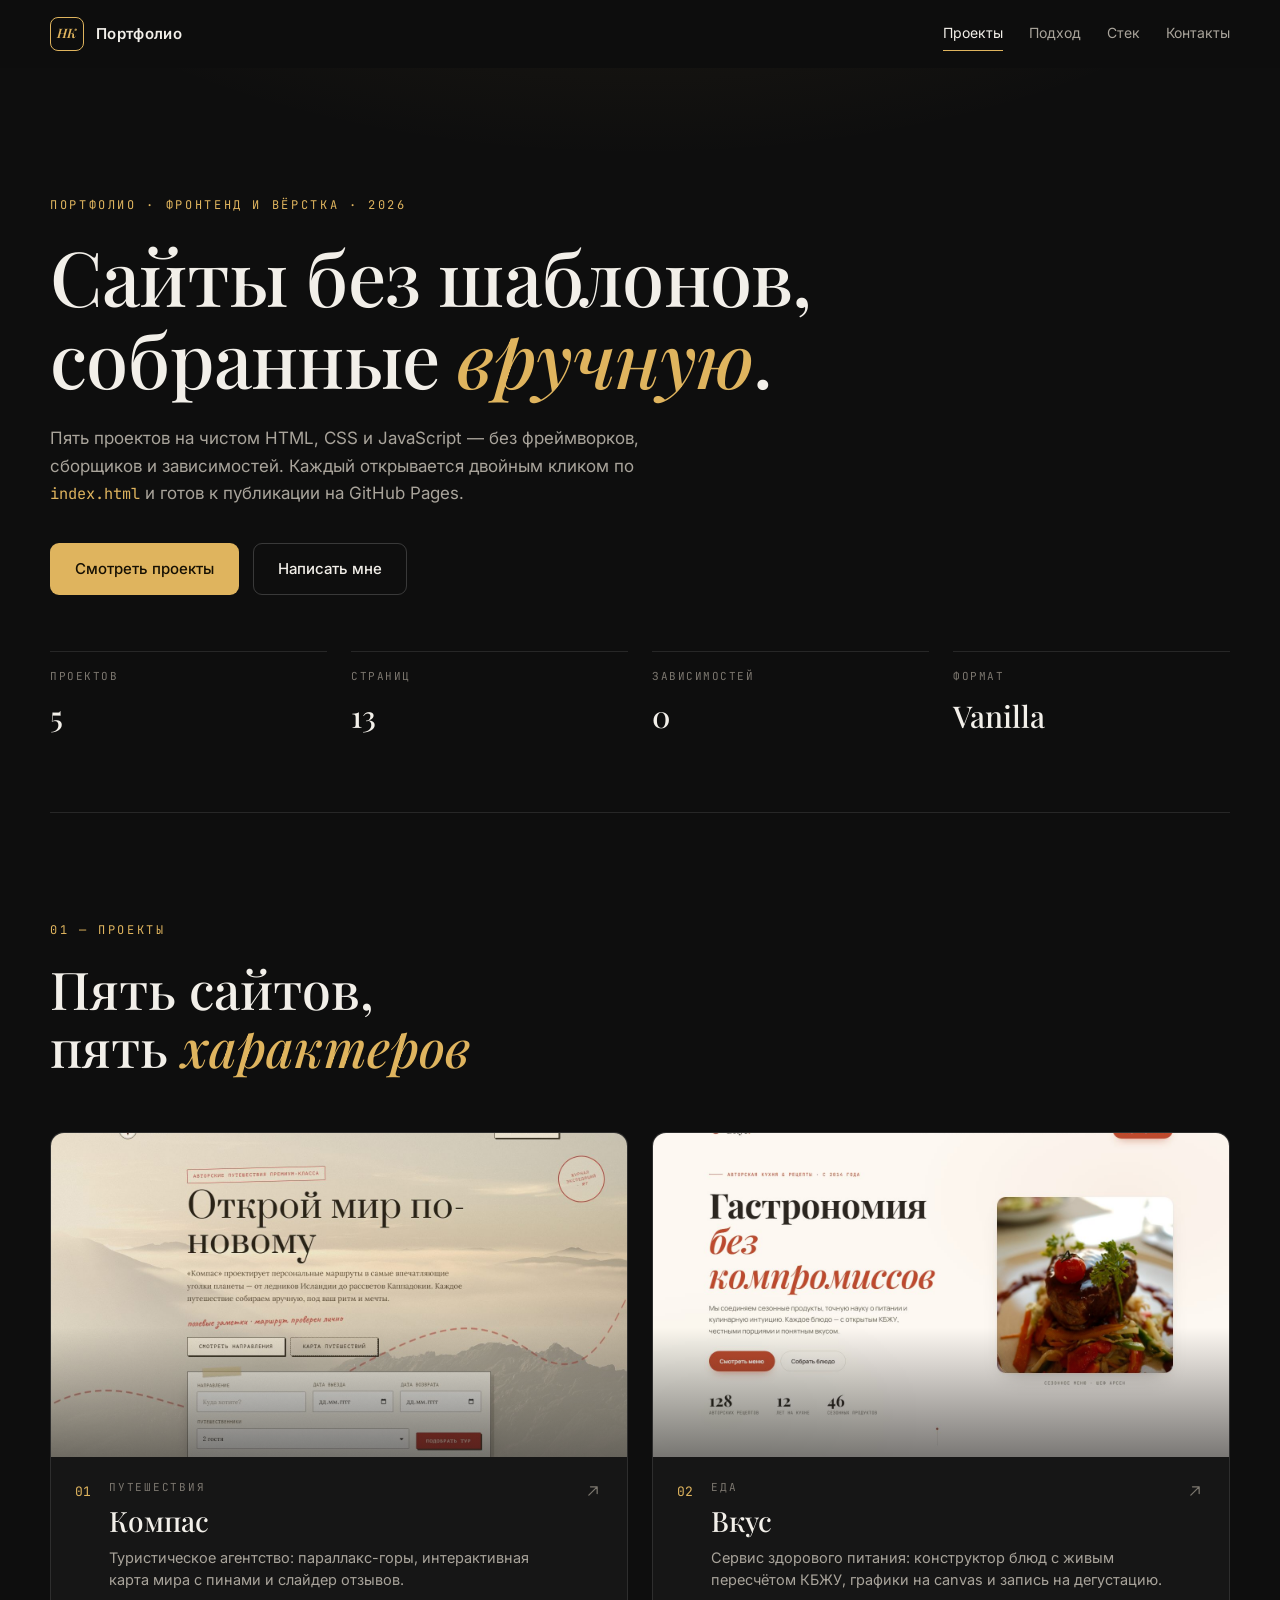
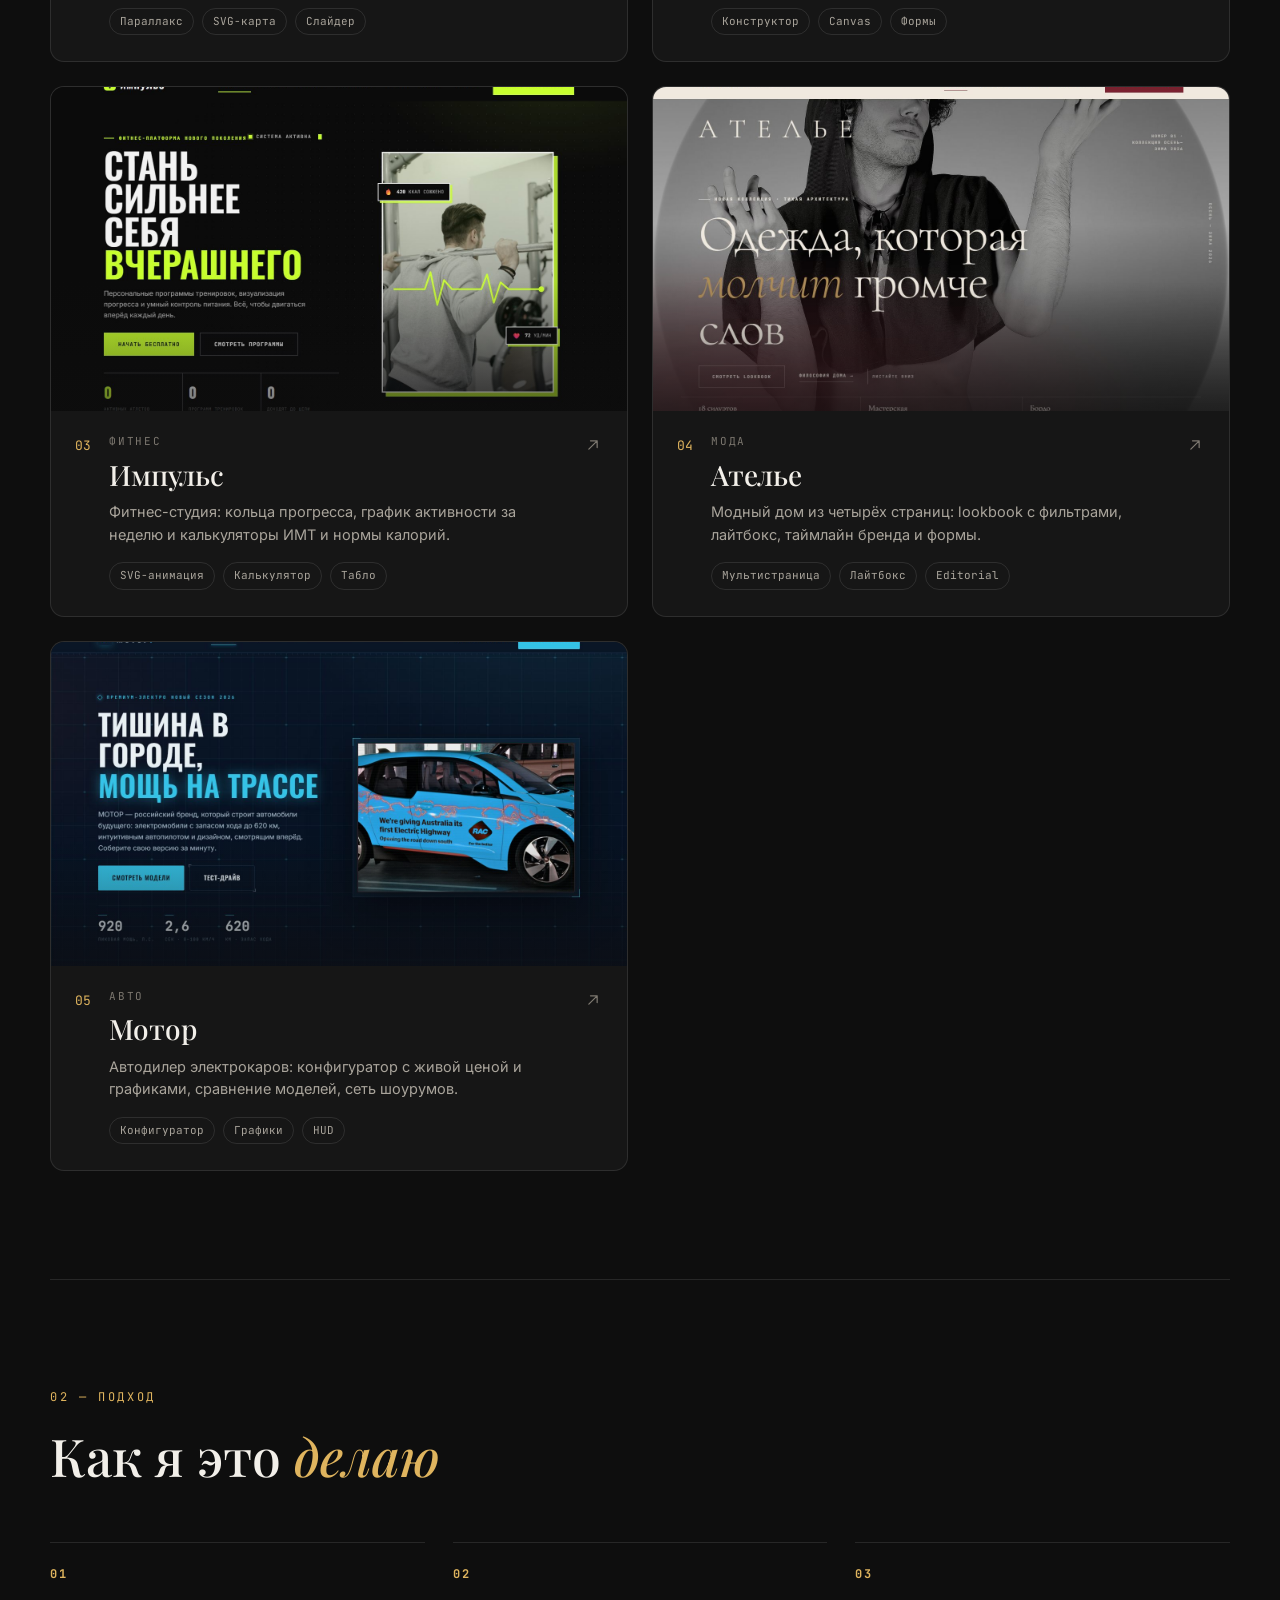
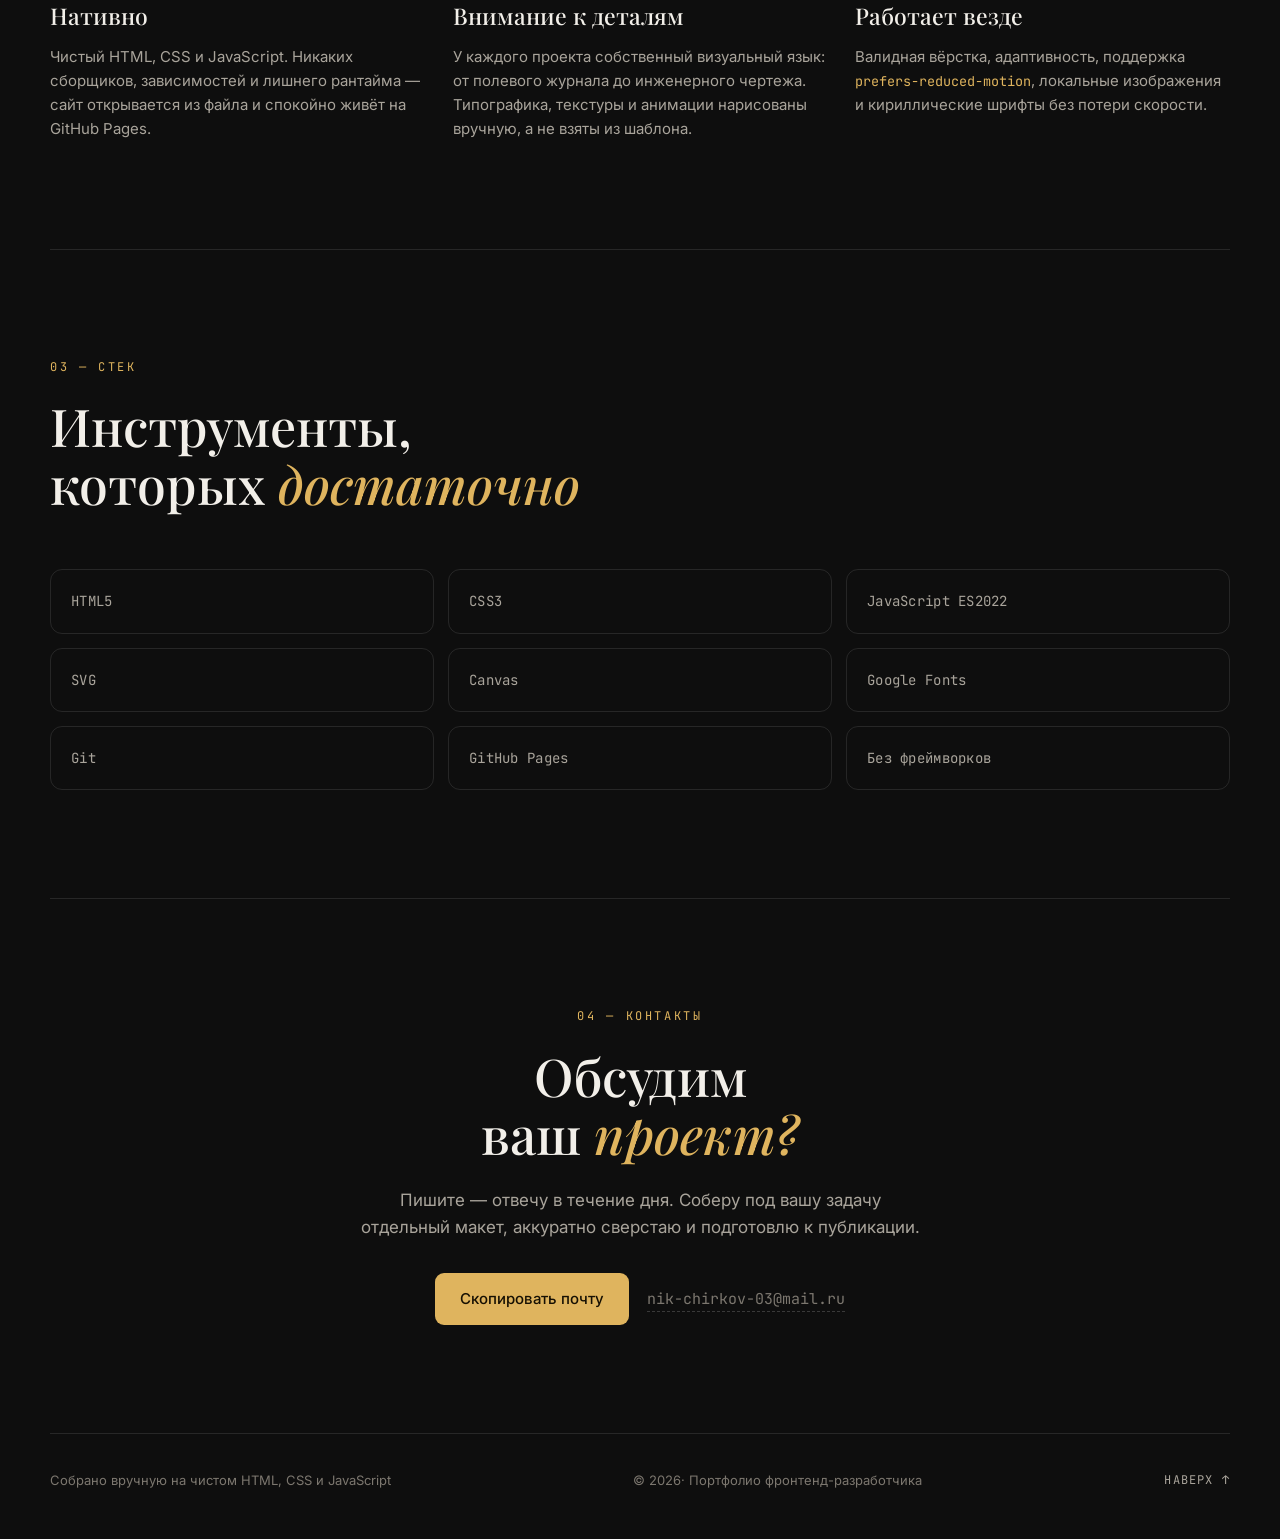
<file: index.html>
<!DOCTYPE html>
<html lang="ru">
<head>
  <meta charset="UTF-8">
  <meta name="viewport" content="width=device-width, initial-scale=1.0">
  <meta name="description" content="Портфолио фронтенд-разработчика: пять сайтов на чистом HTML, CSS и JavaScript. Вёрстка, анимации, интерактив — без фреймворков и сборщиков.">
  <meta name="theme-color" content="#0e0e0e">
  <title>Портфолио — вёрстка и фронтенд на чистом HTML, CSS, JS</title>
  <link rel="icon" href="favicon.svg" type="image/svg+xml">
  <link rel="preconnect" href="https://fonts.googleapis.com">
  <link rel="preconnect" href="https://fonts.gstatic.com" crossorigin>
  <link rel="stylesheet" href="https://fonts.googleapis.com/css2?family=Inter:wght@400;500;600&family=JetBrains+Mono:wght@400;500&family=Playfair+Display:ital,wght@0,400;0,500;0,600;1,400;1,500&display=swap">
  <link rel="stylesheet" href="css/style.css">
</head>
<body>

  <header class="site-header" id="header">
    <a class="brand" href="index.html">
      <span class="brand__mark" aria-hidden="true">НК</span>
      <span class="brand__text">Портфолио</span>
    </a>
    <nav class="nav" id="nav" aria-label="Основная навигация">
      <a class="nav__link" href="#work">Проекты</a>
      <a class="nav__link" href="#approach">Подход</a>
      <a class="nav__link" href="#stack">Стек</a>
      <a class="nav__link" href="#contact">Контакты</a>
    </nav>
    <button class="nav-toggle" id="navToggle" aria-expanded="false" aria-controls="nav">
      <span class="nav-toggle__line"></span>
      <span class="nav-toggle__line"></span>
      <span class="nav-toggle__label">Меню</span>
    </button>
  </header>

  <main id="top">

    <section class="hero">
      <p class="hero__eyebrow">Портфолио · Фронтенд и вёрстка · 2026</p>
      <h1 class="hero__title">Сайты без шаблонов, собранные <em>вручную</em>.</h1>
      <p class="hero__lede">Пять проектов на чистом HTML, CSS и JavaScript — без фреймворков, сборщиков и зависимостей. Каждый открывается двойным кликом по <code>index.html</code> и готов к публикации на GitHub Pages.</p>
      <div class="hero__actions">
        <a class="btn btn--primary" href="#work">Смотреть проекты</a>
        <a class="btn btn--ghost" href="#contact">Написать мне</a>
      </div>
      <dl class="hero__facts">
        <div class="hero__fact">
          <dt>Проектов</dt>
          <dd>5</dd>
        </div>
        <div class="hero__fact">
          <dt>Страниц</dt>
          <dd>13</dd>
        </div>
        <div class="hero__fact">
          <dt>Зависимостей</dt>
          <dd>0</dd>
        </div>
        <div class="hero__fact">
          <dt>Формат</dt>
          <dd>Vanilla</dd>
        </div>
      </dl>
    </section>

    <section class="section" id="work">
      <div class="section__head reveal">
        <p class="section__label">01 — Проекты</p>
        <h2 class="section__title">Пять сайтов,<br>пять <em>характеров</em></h2>
      </div>

      <div class="projects">
        <article class="project reveal">
          <a class="project__link" href="travel/index.html">
            <figure class="project__thumb">
              <img src="assets/img/preview-travel.jpg" alt="Скриншот проекта «Компас»" width="1440" height="900" loading="lazy">
            </figure>
            <div class="project__body">
              <span class="project__num">01</span>
              <div class="project__info">
                <span class="project__cat">Путешествия</span>
                <h3 class="project__name">Компас</h3>
                <p class="project__desc">Туристическое агентство: параллакс-горы, интерактивная карта мира с пинами и слайдер отзывов.</p>
                <ul class="project__tags">
                  <li>Параллакс</li>
                  <li>SVG-карта</li>
                  <li>Слайдер</li>
                </ul>
              </div>
              <span class="project__arrow" aria-hidden="true">
                <svg width="20" height="20" viewBox="0 0 24 24" fill="none" stroke="currentColor" stroke-width="1.5" stroke-linecap="round" stroke-linejoin="round"><path d="M7 17L17 7M9 7h8v8"/></svg>
              </span>
            </div>
          </a>
        </article>

        <article class="project reveal">
          <a class="project__link" href="food/index.html">
            <figure class="project__thumb">
              <img src="assets/img/preview-food.jpg" alt="Скриншот проекта «Вкус»" width="1440" height="900" loading="lazy">
            </figure>
            <div class="project__body">
              <span class="project__num">02</span>
              <div class="project__info">
                <span class="project__cat">Еда</span>
                <h3 class="project__name">Вкус</h3>
                <p class="project__desc">Сервис здорового питания: конструктор блюд с живым пересчётом КБЖУ, графики на canvas и запись на дегустацию.</p>
                <ul class="project__tags">
                  <li>Конструктор</li>
                  <li>Canvas</li>
                  <li>Формы</li>
                </ul>
              </div>
              <span class="project__arrow" aria-hidden="true">
                <svg width="20" height="20" viewBox="0 0 24 24" fill="none" stroke="currentColor" stroke-width="1.5" stroke-linecap="round" stroke-linejoin="round"><path d="M7 17L17 7M9 7h8v8"/></svg>
              </span>
            </div>
          </a>
        </article>

        <article class="project reveal">
          <a class="project__link" href="fitness/index.html">
            <figure class="project__thumb">
              <img src="assets/img/preview-fitness.jpg" alt="Скриншот проекта «Импульс»" width="1440" height="900" loading="lazy">
            </figure>
            <div class="project__body">
              <span class="project__num">03</span>
              <div class="project__info">
                <span class="project__cat">Фитнес</span>
                <h3 class="project__name">Импульс</h3>
                <p class="project__desc">Фитнес-студия: кольца прогресса, график активности за неделю и калькуляторы ИМТ и нормы калорий.</p>
                <ul class="project__tags">
                  <li>SVG-анимация</li>
                  <li>Калькулятор</li>
                  <li>Табло</li>
                </ul>
              </div>
              <span class="project__arrow" aria-hidden="true">
                <svg width="20" height="20" viewBox="0 0 24 24" fill="none" stroke="currentColor" stroke-width="1.5" stroke-linecap="round" stroke-linejoin="round"><path d="M7 17L17 7M9 7h8v8"/></svg>
              </span>
            </div>
          </a>
        </article>

        <article class="project reveal">
          <a class="project__link" href="fashion/index.html">
            <figure class="project__thumb">
              <img src="assets/img/preview-fashion.jpg" alt="Скриншот проекта «Ателье»" width="1440" height="900" loading="lazy">
            </figure>
            <div class="project__body">
              <span class="project__num">04</span>
              <div class="project__info">
                <span class="project__cat">Мода</span>
                <h3 class="project__name">Ателье</h3>
                <p class="project__desc">Модный дом из четырёх страниц: lookbook с фильтрами, лайтбокс, таймлайн бренда и формы.</p>
                <ul class="project__tags">
                  <li>Мультистраница</li>
                  <li>Лайтбокс</li>
                  <li>Editorial</li>
                </ul>
              </div>
              <span class="project__arrow" aria-hidden="true">
                <svg width="20" height="20" viewBox="0 0 24 24" fill="none" stroke="currentColor" stroke-width="1.5" stroke-linecap="round" stroke-linejoin="round"><path d="M7 17L17 7M9 7h8v8"/></svg>
              </span>
            </div>
          </a>
        </article>

        <article class="project reveal">
          <a class="project__link" href="auto/index.html">
            <figure class="project__thumb">
              <img src="assets/img/preview-auto.jpg" alt="Скриншот проекта «Мотор»" width="1440" height="900" loading="lazy">
            </figure>
            <div class="project__body">
              <span class="project__num">05</span>
              <div class="project__info">
                <span class="project__cat">Авто</span>
                <h3 class="project__name">Мотор</h3>
                <p class="project__desc">Автодилер электрокаров: конфигуратор с живой ценой и графиками, сравнение моделей, сеть шоурумов.</p>
                <ul class="project__tags">
                  <li>Конфигуратор</li>
                  <li>Графики</li>
                  <li>HUD</li>
                </ul>
              </div>
              <span class="project__arrow" aria-hidden="true">
                <svg width="20" height="20" viewBox="0 0 24 24" fill="none" stroke="currentColor" stroke-width="1.5" stroke-linecap="round" stroke-linejoin="round"><path d="M7 17L17 7M9 7h8v8"/></svg>
              </span>
            </div>
          </a>
        </article>
      </div>
    </section>

    <section class="section" id="approach">
      <div class="section__head reveal">
        <p class="section__label">02 — Подход</p>
        <h2 class="section__title">Как я это <em>делаю</em></h2>
      </div>
      <div class="cols">
        <article class="col reveal">
          <h3 class="col__num">01</h3>
          <h4 class="col__title">Нативно</h4>
          <p>Чистый HTML, CSS и JavaScript. Никаких сборщиков, зависимостей и лишнего рантайма — сайт открывается из файла и спокойно живёт на GitHub Pages.</p>
        </article>
        <article class="col reveal">
          <h3 class="col__num">02</h3>
          <h4 class="col__title">Внимание к деталям</h4>
          <p>У каждого проекта собственный визуальный язык: от полевого журнала до инженерного чертежа. Типографика, текстуры и анимации нарисованы вручную, а не взяты из шаблона.</p>
        </article>
        <article class="col reveal">
          <h3 class="col__num">03</h3>
          <h4 class="col__title">Работает везде</h4>
          <p>Валидная вёрстка, адаптивность, поддержка <code>prefers-reduced-motion</code>, локальные изображения и кириллические шрифты без потери скорости.</p>
        </article>
      </div>
    </section>

    <section class="section" id="stack">
      <div class="section__head reveal">
        <p class="section__label">03 — Стек</p>
        <h2 class="section__title">Инструменты,<br>которых <em>достаточно</em></h2>
      </div>
      <ul class="stack">
        <li class="reveal">HTML5</li>
        <li class="reveal">CSS3</li>
        <li class="reveal">JavaScript&nbsp;ES2022</li>
        <li class="reveal">SVG</li>
        <li class="reveal">Canvas</li>
        <li class="reveal">Google&nbsp;Fonts</li>
        <li class="reveal">Git</li>
        <li class="reveal">GitHub&nbsp;Pages</li>
        <li class="reveal">Без&nbsp;фреймворков</li>
      </ul>
    </section>

    <section class="section section--contact" id="contact">
      <div class="section__head reveal">
        <p class="section__label">04 — Контакты</p>
        <h2 class="section__title">Обсудим<br>ваш <em>проект?</em></h2>
      </div>
      <p class="contact__text reveal">Пишите — отвечу в течение дня. Соберу под вашу задачу отдельный макет, аккуратно сверстаю и подготовлю к публикации.</p>
      <div class="contact__actions reveal">
        <button class="btn btn--primary" id="copyEmail" type="button">Скопировать почту</button>
        <span class="contact__mail" id="emailAddr" aria-hidden="true">nik-chirkov-03@mail.ru</span>
      </div>
    </section>

  </main>

  <footer class="site-footer">
    <p>Собрано вручную на чистом HTML, CSS и JavaScript</p>
    <p>© <span id="year">2026</span>· Портфолио фронтенд-разработчика</p>
    <a class="to-top" href="#top">Наверх ↑</a>
  </footer>

  <div class="toast" id="toast" role="status" aria-live="polite"></div>

  <script src="js/main.js"></script>
</body>
</html>
</file>
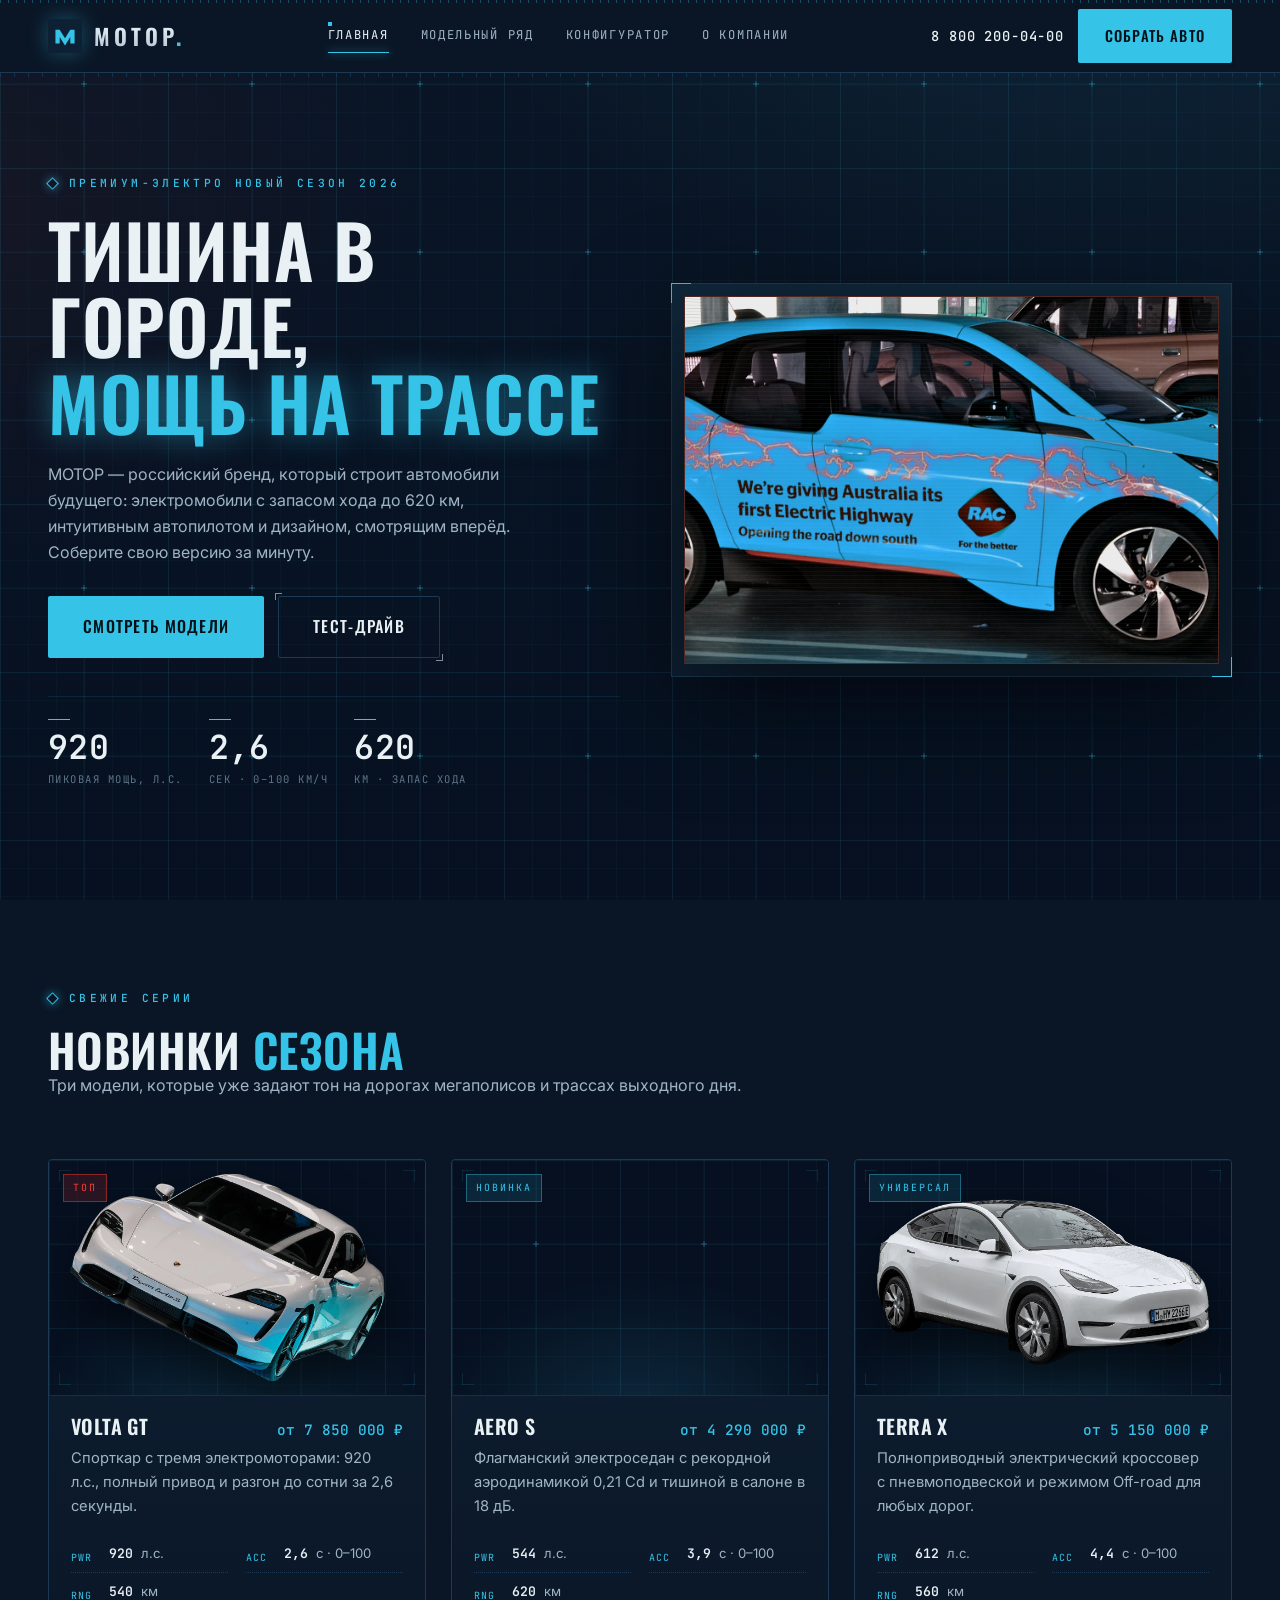
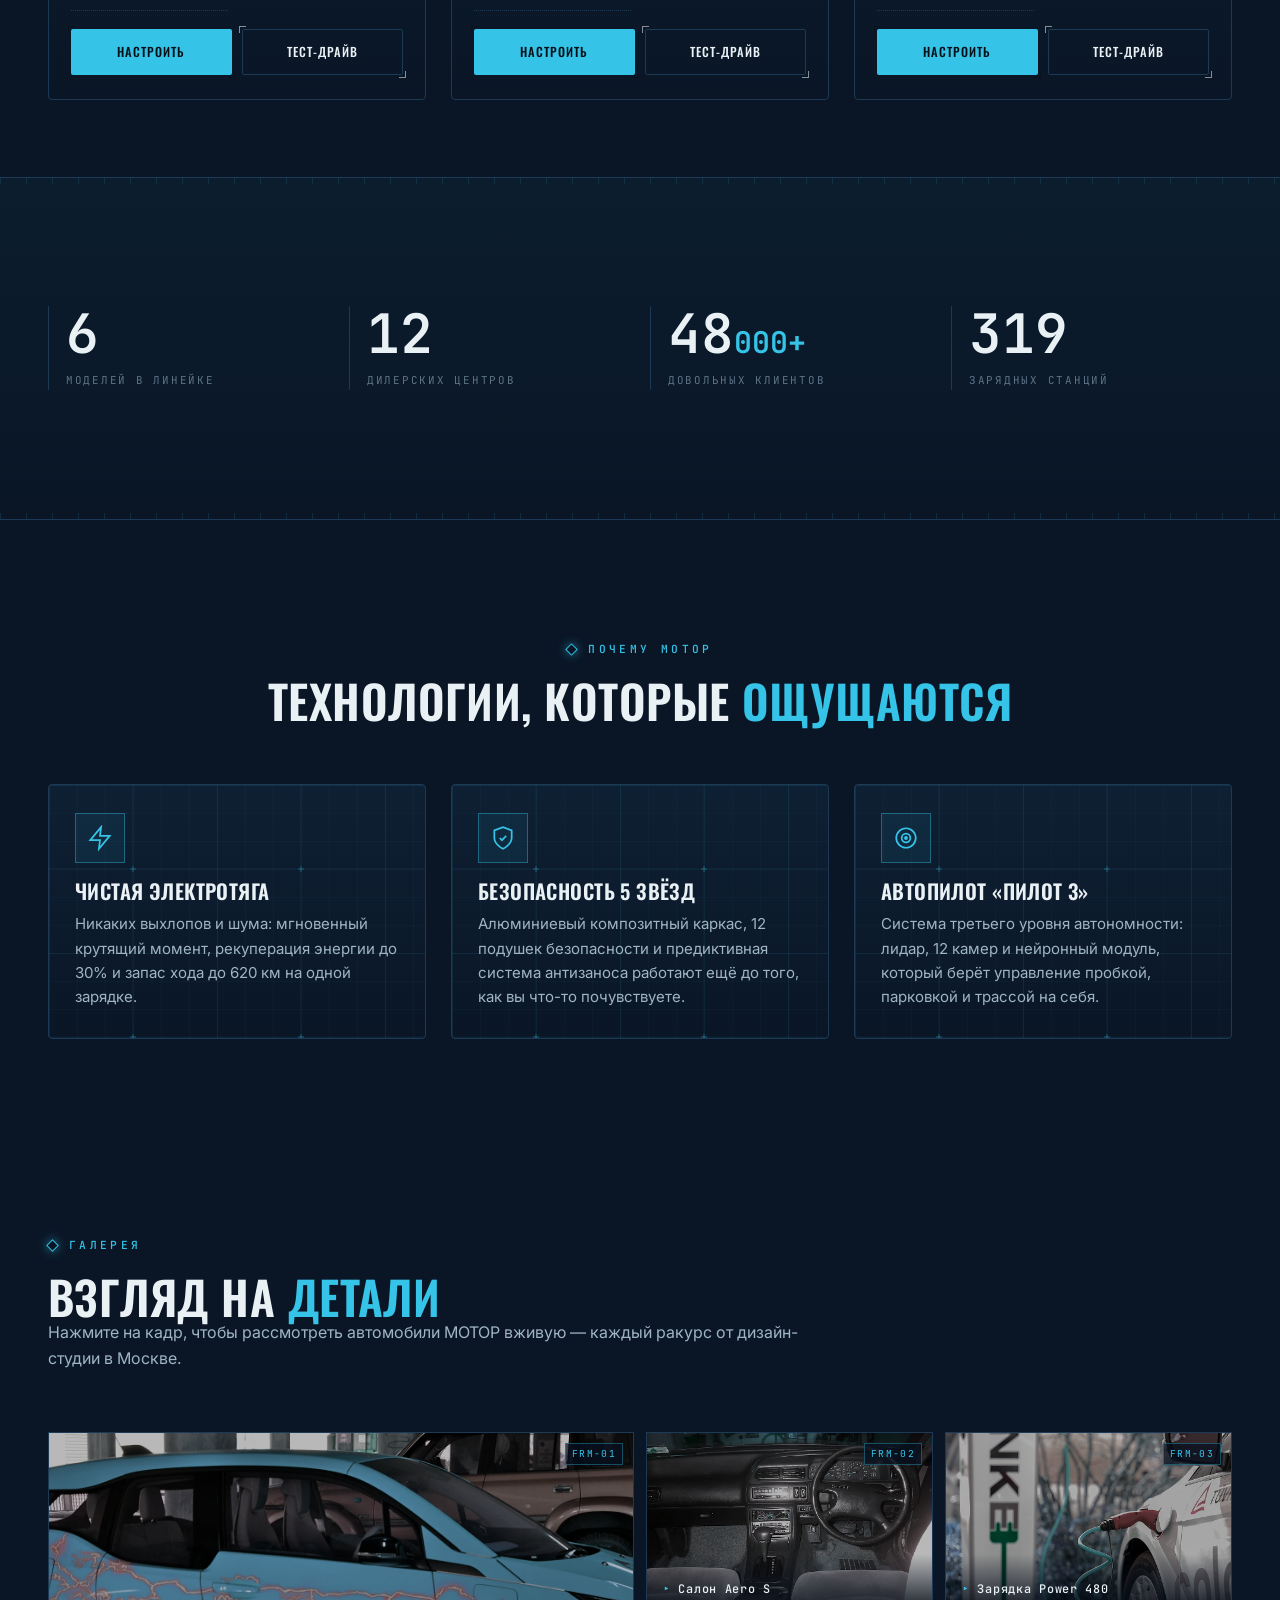
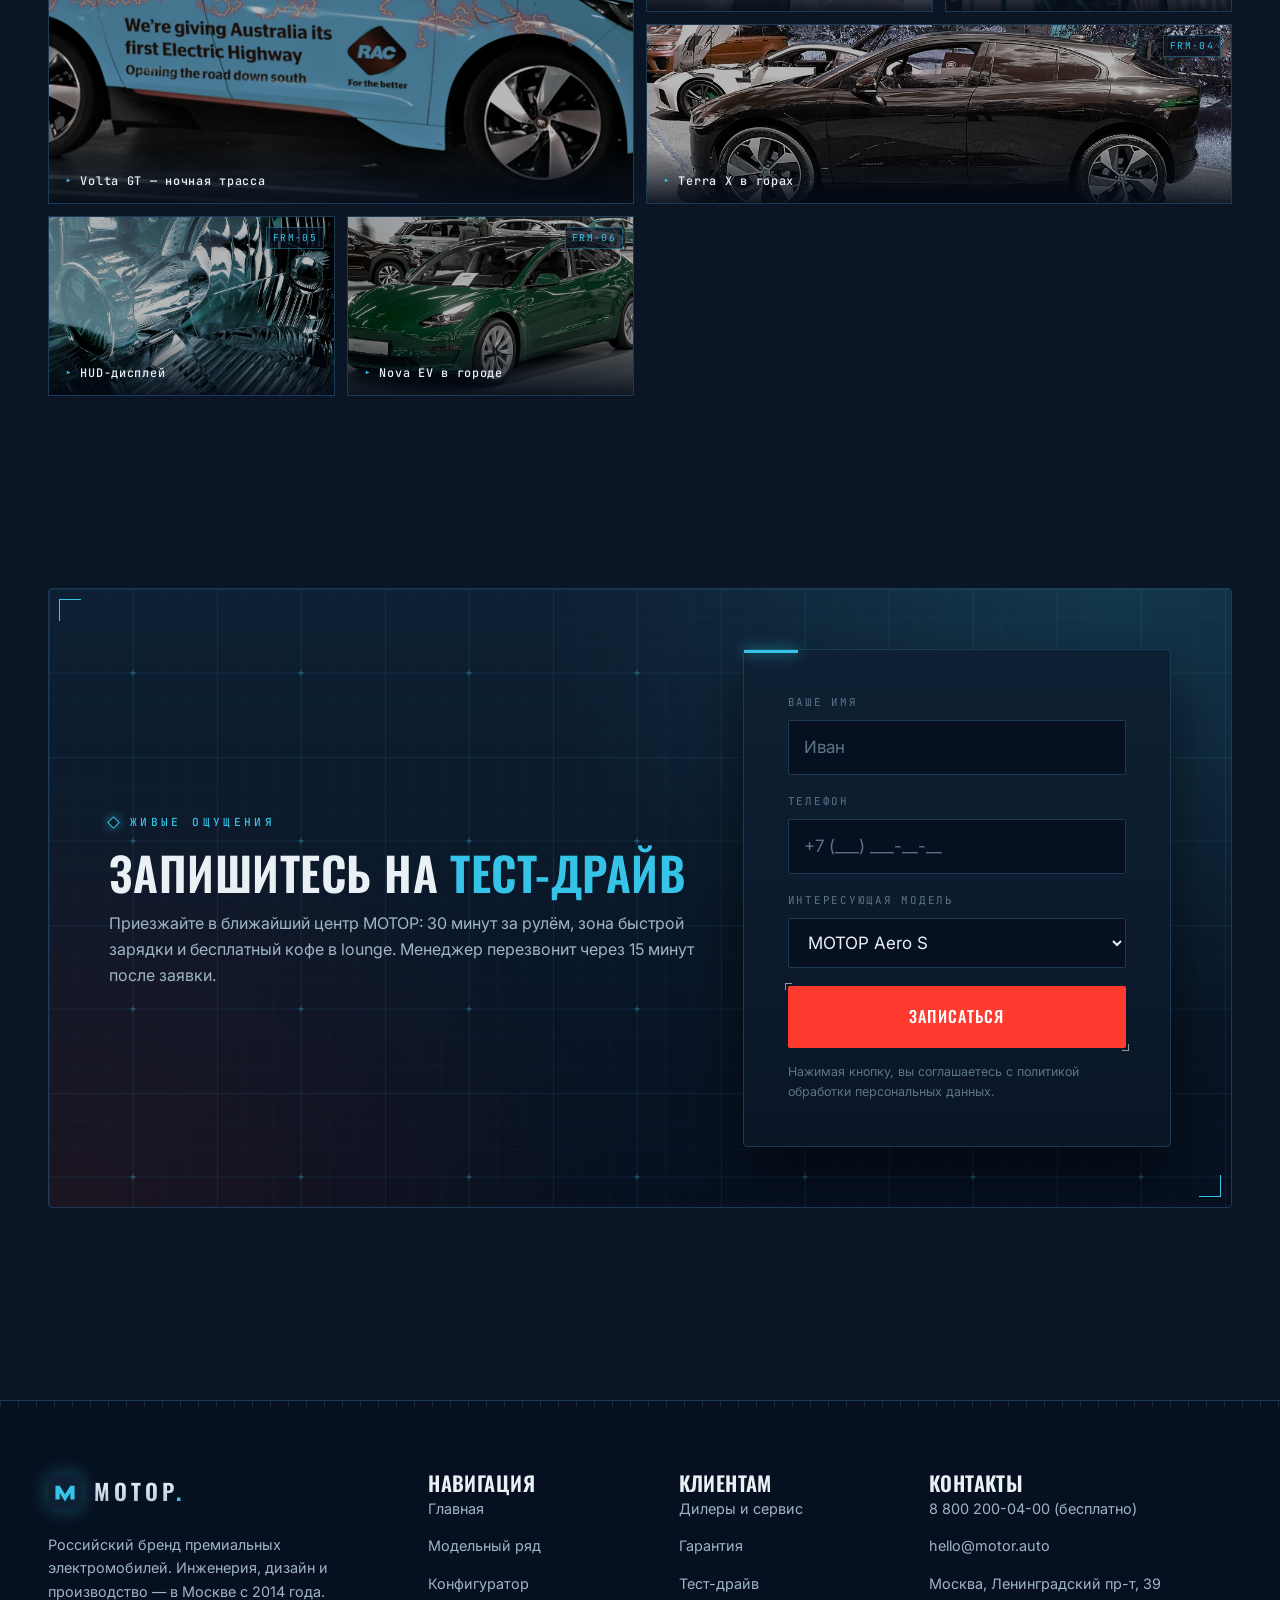
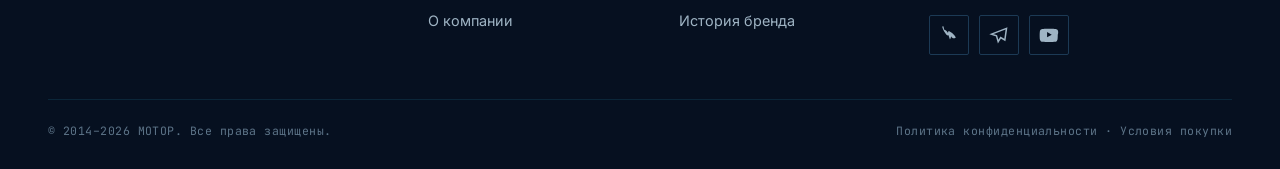
<file: auto/index.html>
<!DOCTYPE html>
<html lang="ru">
<head>
  <meta charset="UTF-8">
  <meta name="viewport" content="width=device-width, initial-scale=1.0">
  <title>МОТОР — электромобили и премиум-авто | Главная</title>
  <meta name="description" content="МОТОР — премиальный автомобильный бренд: электромобили, гибриды и мощные ДВС. Соберите свой автомобиль в онлайн-конфигураторе с живой ценой и графиками характеристик.">
  <meta name="keywords" content="электромобили, конфигуратор, премиум авто, МОТОР, электрокар, гибрид">
  <meta name="theme-color" content="#0a1626">
  <link rel="canonical" href="https://motor.example.com/index.html">

  <!-- Open Graph -->
  <meta property="og:type" content="website">
  <meta property="og:site_name" content="МОТОР">
  <meta property="og:locale" content="ru_RU">
  <meta property="og:title" content="МОТОР — электромобили и премиум-авто будущего">
  <meta property="og:description" content="Соберите свой автомобиль в онлайн-конфигураторе: живая цена, характеристики и графики за секунды.">
  <meta property="og:image" content="https://motor.example.com/assets/img/hero.webp">
  <meta property="og:url" content="https://motor.example.com/index.html">

  <link rel="icon" href="data:image/svg+xml,%3Csvg%20xmlns='http://www.w3.org/2000/svg'%20viewBox='0%200%2064%2064'%3E%3Crect%20width='64'%20height='64'%20fill='%230a1626'/%3E%3Cpath%20d='M14%2046V20h8l10%2016%2010-16h8v26h-8V34l-10%2016-10-16v12z'%20fill='%2335c4e8'/%3E%3C/svg%3E">

  <!-- Google Fonts -->
  <link rel="preconnect" href="https://fonts.googleapis.com">
  <link rel="preconnect" href="https://fonts.gstatic.com" crossorigin>
  <link href="https://fonts.googleapis.com/css2?family=Inter:wght@400;500;600&family=JetBrains+Mono:wght@400;500;600;700&family=Oswald:wght@400;500;600;700&display=swap" rel="stylesheet">

  <link rel="stylesheet" href="css/style.css">
</head>
<body>
  <a class="skip-link" href="#main">К содержанию</a>

  <!-- ШАПКА -->
  <header class="site-header">
    <nav class="nav container" aria-label="Основная навигация">
      <a class="brand" href="index.html" aria-label="МОТОР — на главную">
        <svg class="brand__mark" viewBox="0 0 64 64" aria-hidden="true">
          <rect width="64" height="64" rx="6" fill="#0e2033"/>
          <path d="M14 46V20h8l10 16 10-16h8v26h-8V34l-10 16-10-16v12z" fill="#35c4e8"/>
        </svg>
        <span class="brand__name">МОТОР<span class="dot">.</span></span>
      </a>
      <div class="nav__links" id="navLinks">
        <a href="index.html" aria-current="page">Главная</a>
        <a href="models.html">Модельный ряд</a>
        <a href="configurator.html">Конфигуратор</a>
        <a href="about.html">О компании</a>
      </div>
      <div class="nav__cta">
        <a class="nav__phone" href="tel:+78002000400">8 800 200-04-00</a>
        <a class="btn" href="configurator.html">Собрать авто</a>
        <button class="burger" aria-label="Открыть меню" aria-expanded="false" aria-controls="navLinks">
          <span></span><span></span><span></span>
        </button>
      </div>
    </nav>
  </header>

  <main id="main">
    <!-- HERO -->
    <section class="hero" aria-labelledby="heroTitle">
      <div class="container hero__grid">
        <div class="hero__content" data-reveal="">
          <span class="eyebrow">Премиум-электро новый сезон 2026</span>
          <h1 class="hero__title" id="heroTitle">Тишина в городе,<br><em>мощь на трассе</em></h1>
          <p class="hero__text lead">
            МОТОР — российский бренд, который строит автомобили будущего:
            электромобили с запасом хода до 620 км, интуитивным автопилотом
            и дизайном, смотрящим вперёд. Соберите свою версию за минуту.
          </p>
          <div class="btn-row">
            <a class="btn btn--lg" href="models.html">Смотреть модели</a>
            <a class="btn btn--ghost btn--lg" href="#testdrive">Тест-драйв</a>
          </div>
          <div class="hero__meta">
            <div><b class="mono-num">920</b><small>пиковая мощь, л.с.</small></div>
            <div><b class="mono-num">2,6</b><small>сек · 0–100 км/ч</small></div>
            <div><b class="mono-num">620</b><small>км · запас хода</small></div>
          </div>
        </div>
        <div class="hero__visual" data-reveal="scale">
          <img class="hero__img" src="assets/img/hero.webp" alt="Электромобиль МОТОР на дороге в вечернем свете" decoding="async">
          <div class="hero__glow" aria-hidden="true"></div>
        </div>
      </div>
    </section>

    <!-- НОВИНКИ -->
    <section class="section section--tight" aria-labelledby="newsTitle">
      <div class="container">
        <div class="section-head" data-reveal="">
          <span class="eyebrow">Свежие серии</span>
          <h2 id="newsTitle">Новинки <span class="accent">сезона</span></h2>
          <p class="lead">Три модели, которые уже задают тон на дорогах мегаполисов и трассах выходного дня.</p>
        </div>
        <div class="grid grid--3">
          <article class="card" data-reveal data-delay="1">
            <div class="card__media">
              <span class="card__tag card__tag--red">Топ</span>
              <img class="card__img" src="assets/img/models/volta-gt.webp" alt="Спорткар МОТОР Volta GT" loading="lazy" decoding="async">
            </div>
            <div class="card__body">
              <div class="card__title"><span class="visually-hidden">Новинка:</span><h3>Volta GT</h3><span class="card__price">от 7 850 000 ₽</span></div>
              <p class="card__desc">Спорткар с тремя электромоторами: 920 л.с., полный привод и разгон до сотни за 2,6 секунды.</p>
              <div class="spec-list">
                <div><span class="spec-ico">⚡</span><b>920</b> л.с.</div>
                <div><span class="spec-ico">⏱</span><b>2,6</b> с · 0–100</div>
                <div><span class="spec-ico">🔋</span><b>540</b> км</div>
              </div>
              <div class="card__actions"><a class="btn" href="configurator.html?model=volta-gt">Настроить</a><a class="btn btn--ghost" href="index.html#testdrive">Тест-драйв</a></div>
            </div>
          </article>

          <article class="card" data-reveal data-delay="2">
            <div class="card__media">
              <span class="card__tag">Новинка</span>
              <img class="card__img" src="assets/img/models/aero-s.webp" alt="Электроседан МОТОР Aero S" loading="lazy" decoding="async">
            </div>
            <div class="card__body">
              <div class="card__title"><span class="visually-hidden">Новинка:</span><h3>Aero S</h3><span class="card__price">от 4 290 000 ₽</span></div>
              <p class="card__desc">Флагманский электроседан с рекордной аэродинамикой 0,21 Cd и тишиной в салоне в 18 дБ.</p>
              <div class="spec-list">
                <div><span class="spec-ico">⚡</span><b>544</b> л.с.</div>
                <div><span class="spec-ico">⏱</span><b>3,9</b> с · 0–100</div>
                <div><span class="spec-ico">🔋</span><b>620</b> км</div>
              </div>
              <div class="card__actions"><a class="btn" href="configurator.html?model=aero-s">Настроить</a><a class="btn btn--ghost" href="index.html#testdrive">Тест-драйв</a></div>
            </div>
          </article>

          <article class="card" data-reveal data-delay="3">
            <div class="card__media">
              <span class="card__tag">Универсал</span>
              <img class="card__img" src="assets/img/models/terra-x.webp" alt="Электрокроссовер МОТОР Terra X" loading="lazy" decoding="async">
            </div>
            <div class="card__body">
              <div class="card__title"><span class="visually-hidden">Новинка:</span><h3>Terra X</h3><span class="card__price">от 5 150 000 ₽</span></div>
              <p class="card__desc">Полноприводный электрический кроссовер с пневмоподвеской и режимом Off-road для любых дорог.</p>
              <div class="spec-list">
                <div><span class="spec-ico">⚡</span><b>612</b> л.с.</div>
                <div><span class="spec-ico">⏱</span><b>4,4</b> с · 0–100</div>
                <div><span class="spec-ico">🔋</span><b>560</b> км</div>
              </div>
              <div class="card__actions"><a class="btn" href="configurator.html?model=terra-x">Настроить</a><a class="btn btn--ghost" href="index.html#testdrive">Тест-драйв</a></div>
            </div>
          </article>
        </div>
      </div>
    </section>

    <!-- СТАТИСТИКА -->
    <section class="section stats" aria-label="Цифры компании">
      <div class="container stats__grid">
        <div class="stat" data-reveal=""><b class="stat__num" data-count="6">0</b><span class="stat__label">Моделей в линейке</span></div>
        <div class="stat" data-reveal data-delay="1"><b class="stat__num" data-count="12">0</b><span class="stat__label">Дилерских центров</span></div>
        <div class="stat" data-reveal data-delay="2"><b class="stat__num" data-count="48">0<span class="suffix">000+</span></b><span class="stat__label">Довольных клиентов</span></div>
        <div class="stat" data-reveal data-delay="3"><b class="stat__num" data-count="320">0</b><span class="stat__label">Зарядных станций</span></div>
      </div>
    </section>

    <!-- ПРЕИМУЩЕСТВА -->
    <section class="section" aria-labelledby="whyTitle">
      <div class="container">
        <div class="section-head center" data-reveal="">
          <span class="eyebrow">Почему МОТОР</span>
          <h2 id="whyTitle">Технологии, которые <span class="accent">ощущаются</span></h2>
        </div>
        <div class="grid grid--3">
          <article class="feature" data-reveal data-delay="1">
            <div class="feature__ico" aria-hidden="true">
              <svg width="26" height="26" viewBox="0 0 24 24" fill="none" stroke="currentColor" stroke-width="1.6"><path d="M13 2 3 14h9l-1 8 10-12h-9l1-8z"/></svg>
            </div>
            <h3>Чистая электротяга</h3>
            <p>Никаких выхлопов и шума: мгновенный крутящий момент, рекуперация энергии до 30% и запас хода до 620 км на одной зарядке.</p>
          </article>
          <article class="feature" data-reveal data-delay="2">
            <div class="feature__ico" aria-hidden="true">
              <svg width="26" height="26" viewBox="0 0 24 24" fill="none" stroke="currentColor" stroke-width="1.6"><path d="M12 22s8-4 8-10V5l-8-3-8 3v7c0 6 8 10 8 10z"/><path d="m9 12 2 2 4-4"/></svg>
            </div>
            <h3>Безопасность 5 звёзд</h3>
            <p>Алюминиевый композитный каркас, 12 подушек безопасности и предиктивная система антизаноса работают ещё до того, как вы что-то почувствуете.</p>
          </article>
          <article class="feature" data-reveal data-delay="3">
            <div class="feature__ico" aria-hidden="true">
              <svg width="26" height="26" viewBox="0 0 24 24" fill="none" stroke="currentColor" stroke-width="1.6"><circle cx="12" cy="12" r="9"/><circle cx="12" cy="12" r="4"/><circle cx="12" cy="12" r="1" fill="currentColor"/></svg>
            </div>
            <h3>Автопилот «Пилот 3»</h3>
            <p>Система третьего уровня автономности: лидар, 12 камер и нейронный модуль, который берёт управление пробкой, парковкой и трассой на себя.</p>
          </article>
        </div>
      </div>
    </section>

    <!-- ГАЛЕРЕЯ -->
    <section class="section section--tight" aria-labelledby="galleryTitle">
      <div class="container">
        <div class="section-head" data-reveal="">
          <span class="eyebrow">Галерея</span>
          <h2 id="galleryTitle">Взгляд на <span class="accent">детали</span></h2>
          <p class="lead">Нажмите на кадр, чтобы рассмотреть автомобили МОТОР вживую — каждый ракурс от дизайн-студии в Москве.</p>
        </div>
        <div class="gallery" data-reveal="">
          <figure class="gallery__item">
            <a href="assets/img/hero.webp" target="_blank" rel="noopener" aria-label="Открыть фото модели Volta GT">
              <img src="assets/img/hero.webp" alt="Электросуперкар МОТОР Volta GT на закате" loading="lazy">
            </a>
            <figcaption>Volta GT — ночная трасса</figcaption>
          </figure>
          <figure class="gallery__item">
            <a href="assets/img/g2.webp" target="_blank" rel="noopener" aria-label="Открыть фото салона Aero S">
              <img src="assets/img/g2.webp" alt="Салон Aero S с кожаными сиденьями Nappa и панорамой" loading="lazy">
            </a>
            <figcaption>Салон Aero S</figcaption>
          </figure>
          <figure class="gallery__item">
            <a href="assets/img/g3.webp" target="_blank" rel="noopener" aria-label="Открыть фото зарядной станции МОТОР">
              <img src="assets/img/g3.webp" alt="Быстрая зарядная станция МОТОР Power 480" loading="lazy">
            </a>
            <figcaption>Зарядка Power 480</figcaption>
          </figure>
          <figure class="gallery__item">
            <a href="assets/img/g4.webp" target="_blank" rel="noopener" aria-label="Открыть фото кроссовера Terra X в горах">
              <img src="assets/img/g4.webp" alt="Электрокроссовер Terra X на горном серпантине" loading="lazy">
            </a>
            <figcaption>Terra X в горах</figcaption>
          </figure>
          <figure class="gallery__item">
            <a href="assets/img/g5.webp" target="_blank" rel="noopener" aria-label="Открыть фото интерьера с проекционным дисплеем">
              <img src="assets/img/g5.webp" alt="Проекционный дисплей на лобовом стекле автомобиля МОТОР" loading="lazy">
            </a>
            <figcaption>HUD-дисплей</figcaption>
          </figure>
          <figure class="gallery__item">
            <a href="assets/img/g6.webp" target="_blank" rel="noopener" aria-label="Открыть фото электромобиля на фоне города">
              <img src="assets/img/g6.webp" alt="Nova EV на фоне вечернего мегаполиса" loading="lazy">
            </a>
            <figcaption>Nova EV в городе</figcaption>
          </figure>
        </div>
      </div>
    </section>

    <!-- CTA ТЕСТ-ДРАЙВ -->
    <section class="section" id="testdrive" aria-labelledby="testTitle">
      <div class="container">
        <div class="cta-band" data-reveal="">
          <div>
            <span class="eyebrow">Живые ощущения</span>
            <h2 id="testTitle">Запишитесь на <span class="accent">тест-драйв</span></h2>
            <p class="lead">Приезжайте в ближайший центр МОТОР: 30 минут за рулём, зона быстрой зарядки и бесплатный кофе в lounge. Менеджер перезвонит через 15 минут после заявки.</p>
          </div>
          <form class="form-card" data-form novalidate>
            <h3 class="visually-hidden">Форма записи на тест-драйв</h3>
            <div class="field">
              <label for="td-name">Ваше имя</label>
              <input id="td-name" name="name" type="text" placeholder="Иван" required>
            </div>
            <div class="field">
              <label for="td-phone">Телефон</label>
              <input id="td-phone" name="phone" type="tel" placeholder="+7 (___) ___-__-__" required>
            </div>
            <div class="field">
              <label for="td-model">Интересующая модель</label>
              <select id="td-model" name="model">
                <option>МОТОР Aero S</option>
                <option>МОТОР Terra X</option>
                <option>МОТОР Volta GT</option>
                <option>МОТОР Hybrid One</option>
                <option>МОТОР Ranger V6</option>
                <option>МОТОР Nova EV</option>
              </select>
            </div>
            <button class="btn btn--red btn--block btn--lg" type="submit">Записаться</button>
            <div class="form-success" role="status">Заявка принята! Перезвоним в течение 15 минут.</div>
            <p class="form-note">Нажимая кнопку, вы соглашаетесь с политикой обработки персональных данных.</p>
          </form>
        </div>
      </div>
    </section>
  </main>

  <!-- ФУТЕР -->
  <footer class="site-footer">
    <div class="container">
      <div class="footer__grid">
        <div class="footer__brand">
          <a class="brand" href="index.html">
            <svg class="brand__mark" viewBox="0 0 64 64" aria-hidden="true">
              <rect width="64" height="64" rx="6" fill="#0e2033"/>
              <path d="M14 46V20h8l10 16 10-16h8v26h-8V34l-10 16-10-16v12z" fill="#35c4e8"/>
            </svg>
            <span class="brand__name">МОТОР<span class="dot">.</span></span>
          </a>
          <p>Российский бренд премиальных электромобилей. Инженерия, дизайн и производство — в Москве с 2014 года.</p>
        </div>
        <div>
          <h3>Навигация</h3>
          <ul class="footer__links">
            <li><a href="index.html">Главная</a></li>
            <li><a href="models.html">Модельный ряд</a></li>
            <li><a href="configurator.html">Конфигуратор</a></li>
            <li><a href="about.html">О компании</a></li>
          </ul>
        </div>
        <div>
          <h3>Клиентам</h3>
          <ul class="footer__links">
            <li><a href="about.html#dealers">Дилеры и сервис</a></li>
            <li><a href="about.html#guarantee">Гарантия</a></li>
            <li><a href="index.html#testdrive">Тест-драйв</a></li>
            <li><a href="about.html#timeline">История бренда</a></li>
          </ul>
        </div>
        <div>
          <h3>Контакты</h3>
          <ul class="footer__links">
            <li><a href="tel:+78002000400">8 800 200-04-00 (бесплатно)</a></li>
            <li><a href="mailto:hello@motor.auto">hello@motor.auto</a></li>
            <li><a href="about.html#dealers">Москва, Ленинградский пр-т, 39</a></li>
          </ul>
          <div class="socials">
            <a href="https://vk.com" target="_blank" rel="noopener" aria-label="МОТОР ВКонтакте">
              <svg width="20" height="20" viewBox="0 0 24 24" fill="currentColor" aria-hidden="true"><path d="M13 17s.3-.03.5-.3c.2-.4.6-1.6 1-2.7.2-.8.5.5 1 1 .6.7 1.4.9 1.4.9h2s1.7-.2.9-1.7c-.2-.3-1.2-2.5-5-5.3-2-1.5-3-1.6-3.4-1.4-.6.3-.8 1.3-.3 2-.5-.3-1-1-2.4-2.6-.7-.8-1.2-1-1.5-1-.5-.1-1-.4-1-.6-.3-1-.7-3.2-.7-3.3s-.1-.4-.5-.4H4.5c-.4 0-.6.6-.5 1 .6 3 4.7 10 6.8 10 1-.3.6-.4 1 .8z"/></svg>
            </a>
            <a href="https://t.me" target="_blank" rel="noopener" aria-label="МОТОР в Telegram">
              <svg width="20" height="20" viewBox="0 0 24 24" fill="none" stroke="currentColor" stroke-width="1.8" aria-hidden="true"><path d="M21 4 3 11l6 2 2 7 3-5 5 3 2-14z"/></svg>
            </a>
            <a href="https://youtube.com" target="_blank" rel="noopener" aria-label="МОТОР на YouTube">
              <svg width="20" height="20" viewBox="0 0 24 24" fill="currentColor" aria-hidden="true"><path d="M23 8s-.2-1.6-.9-2.3c-.8-.9-1.7-.9-2.1-1C16.8 4.4 12 4.4 12 4.4s-4.8 0-8 .3c-.4.1-1.3.1-2.1 1C1.2 6.4 1 8 1 8S.8 9.8.8 11.6v1.7c0 1.8.2 3.6.2 3.6s.2 1.6.9 2.3c.8.9 1.9.9 2.4 1 1.7.2 7 .3 7 .3s4.8 0 8-.3c.4-.1 1.3-.1 2.1-1 .7-.7.9-2.3.9-2.3s.2-1.8.2-3.6v-1.7C23.2 9.8 23 8 23 8zM9.7 14.8V8.4l5.6 3.2-5.6 3.2z"/></svg>
            </a>
          </div>
        </div>
      </div>
      <div class="footer__bottom">
        <span>© 2014–2026 МОТОР. Все права защищены.</span>
        <span><a href="#">Политика конфиденциальности</a> · <a href="#">Условия покупки</a></span>
      </div>
    </div>
  </footer>

  <script src="js/main.js"></script>
</body>
</html>
</file>
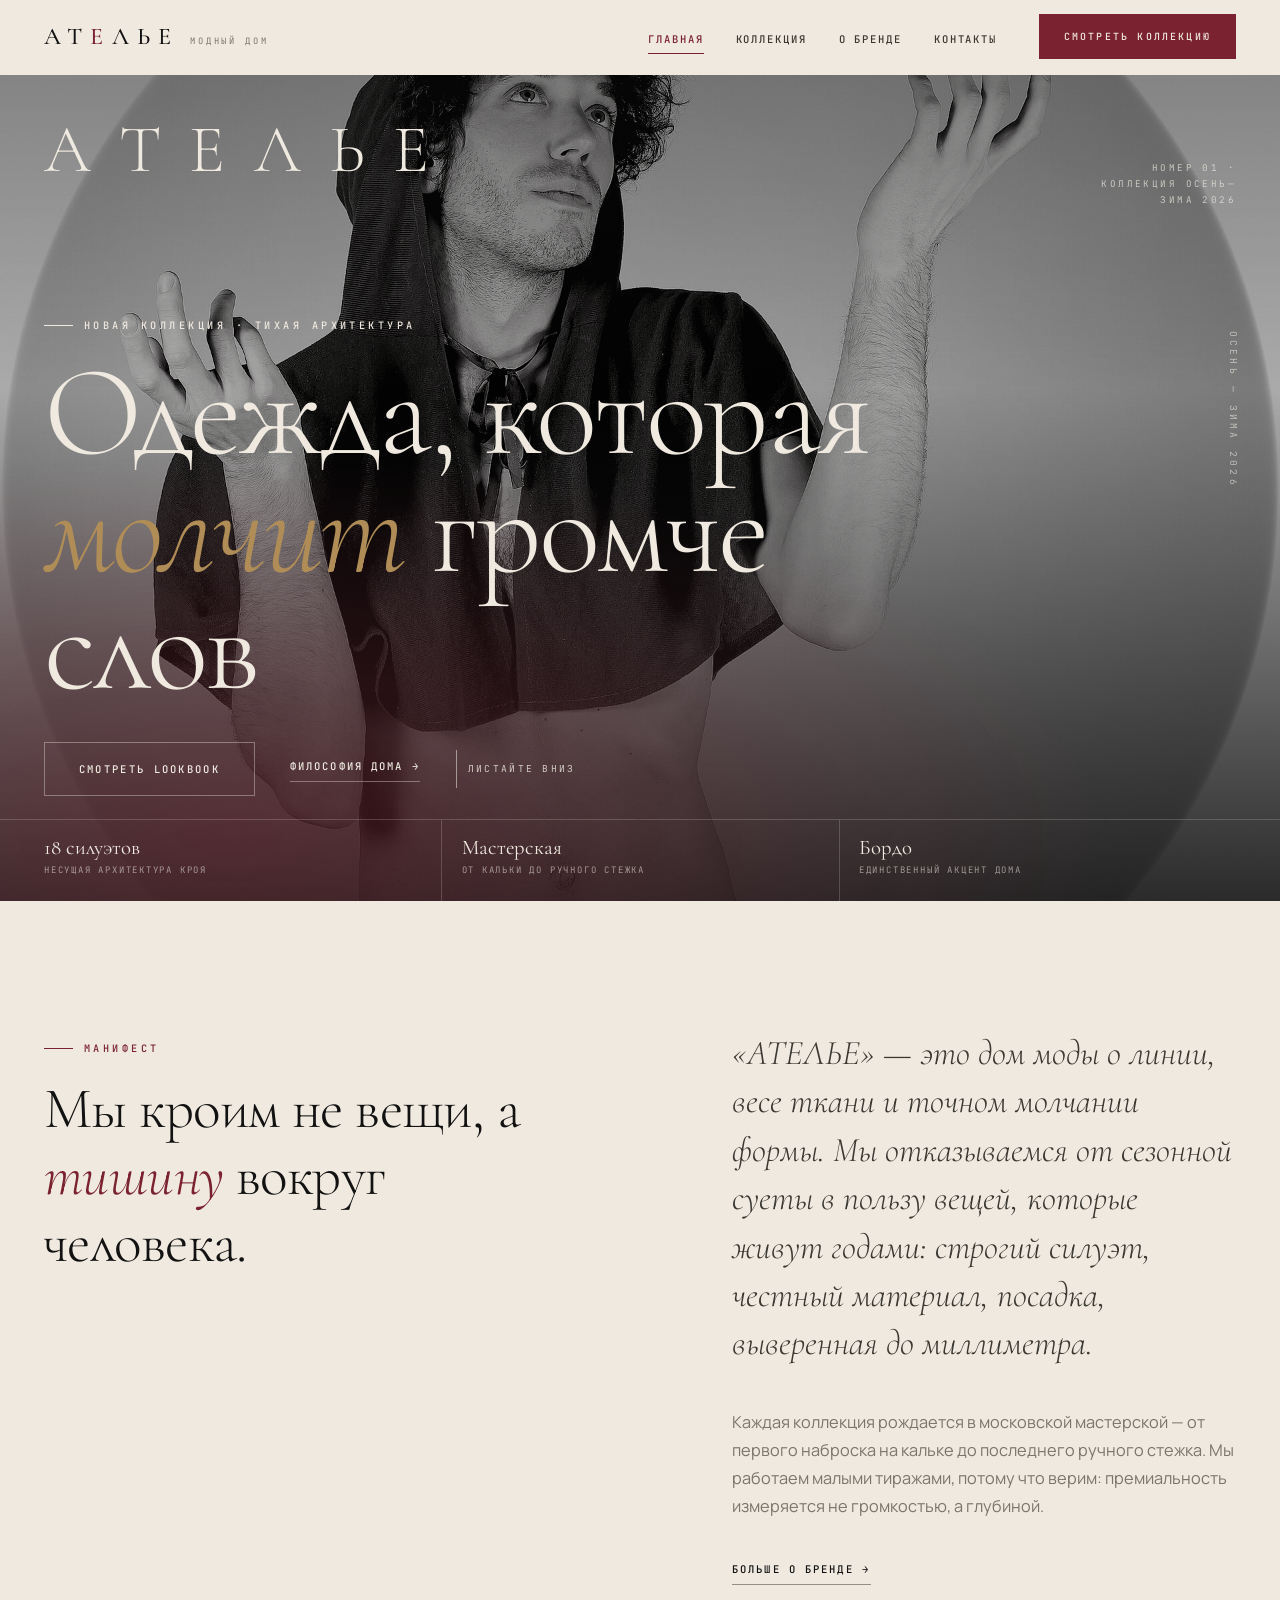
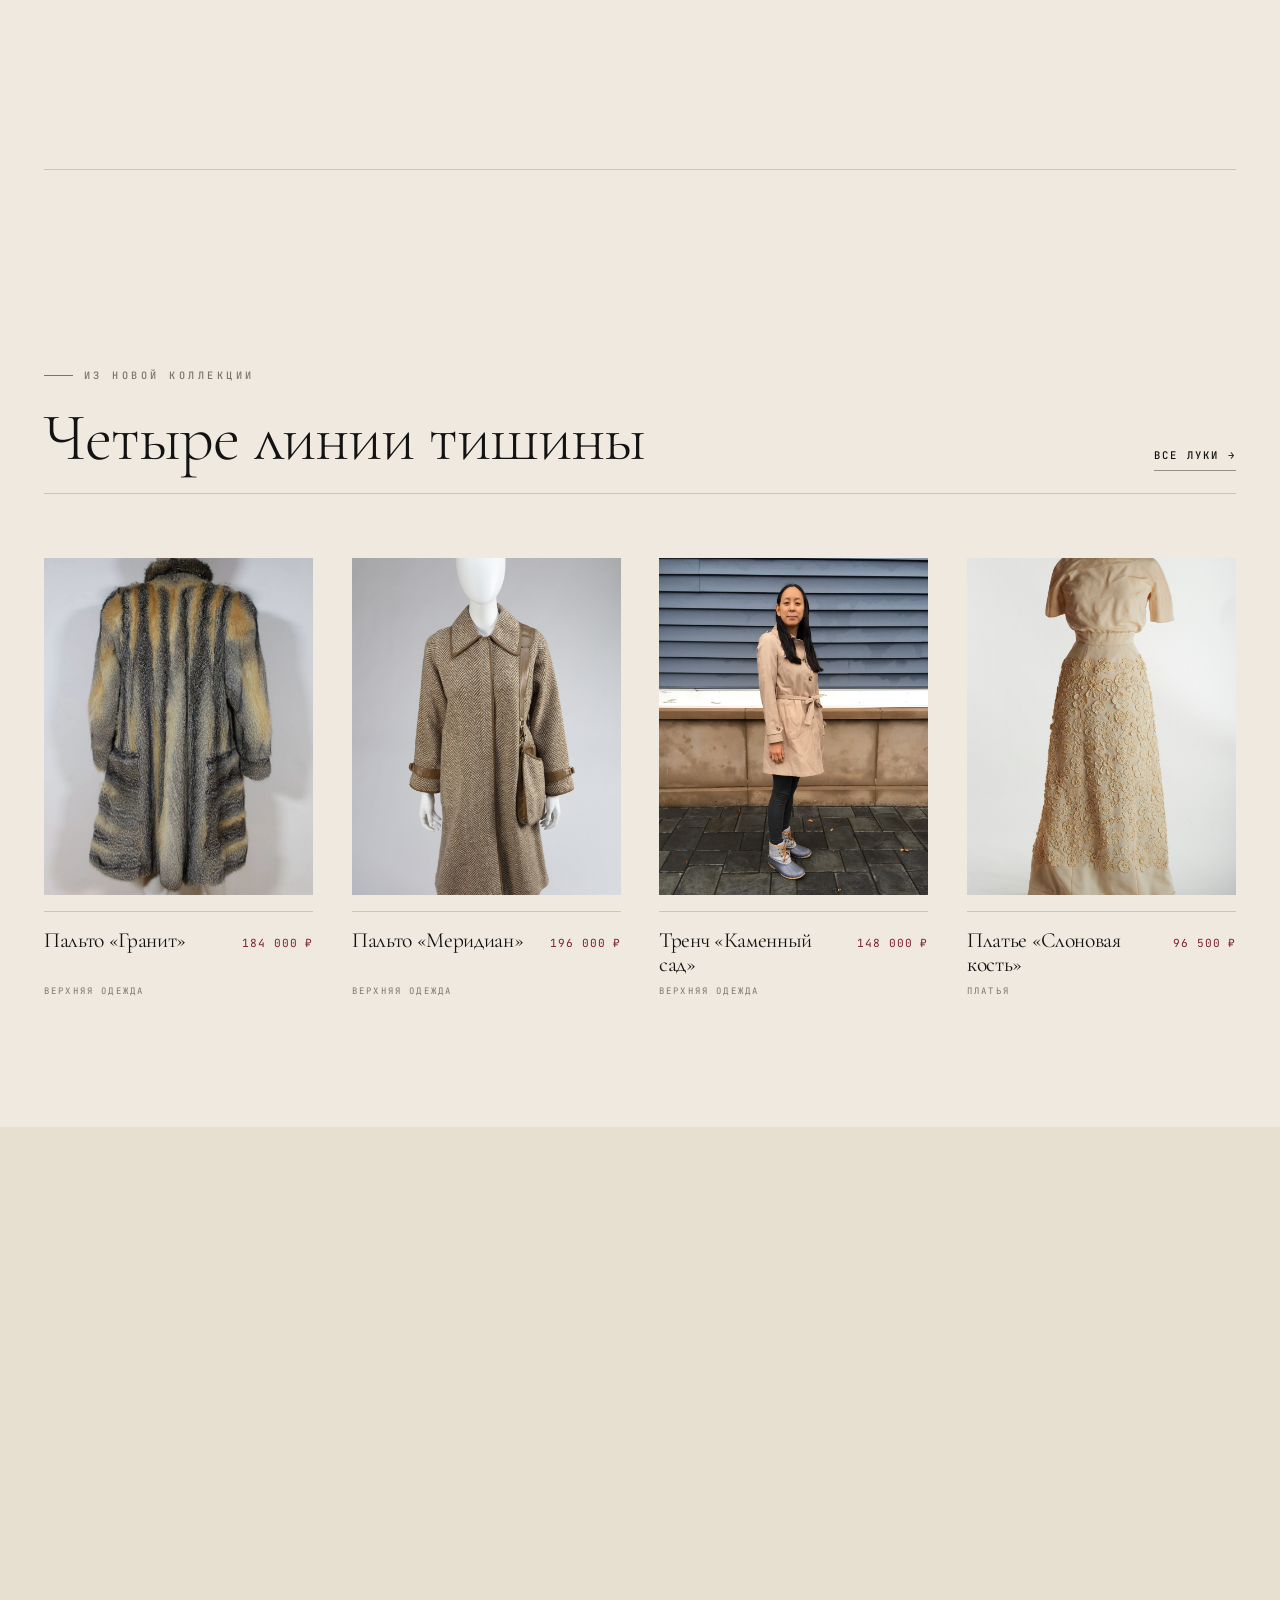
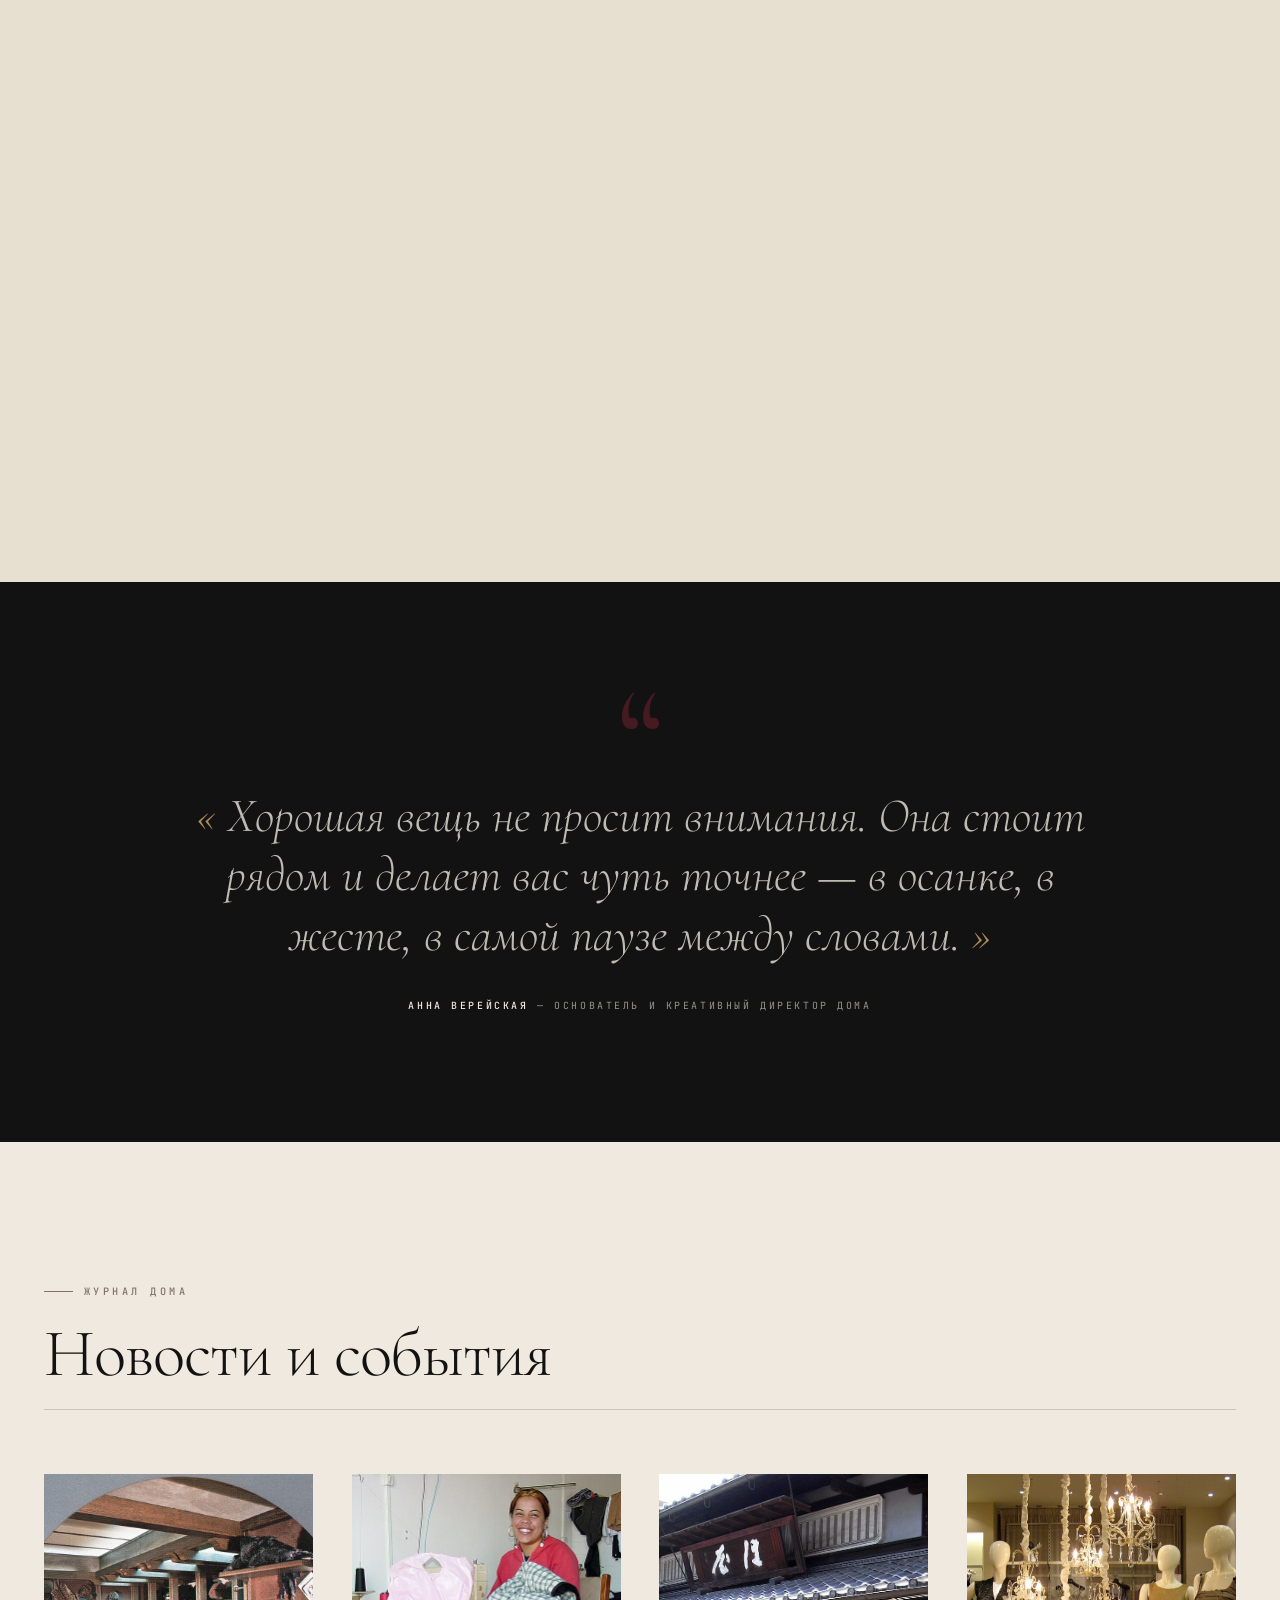
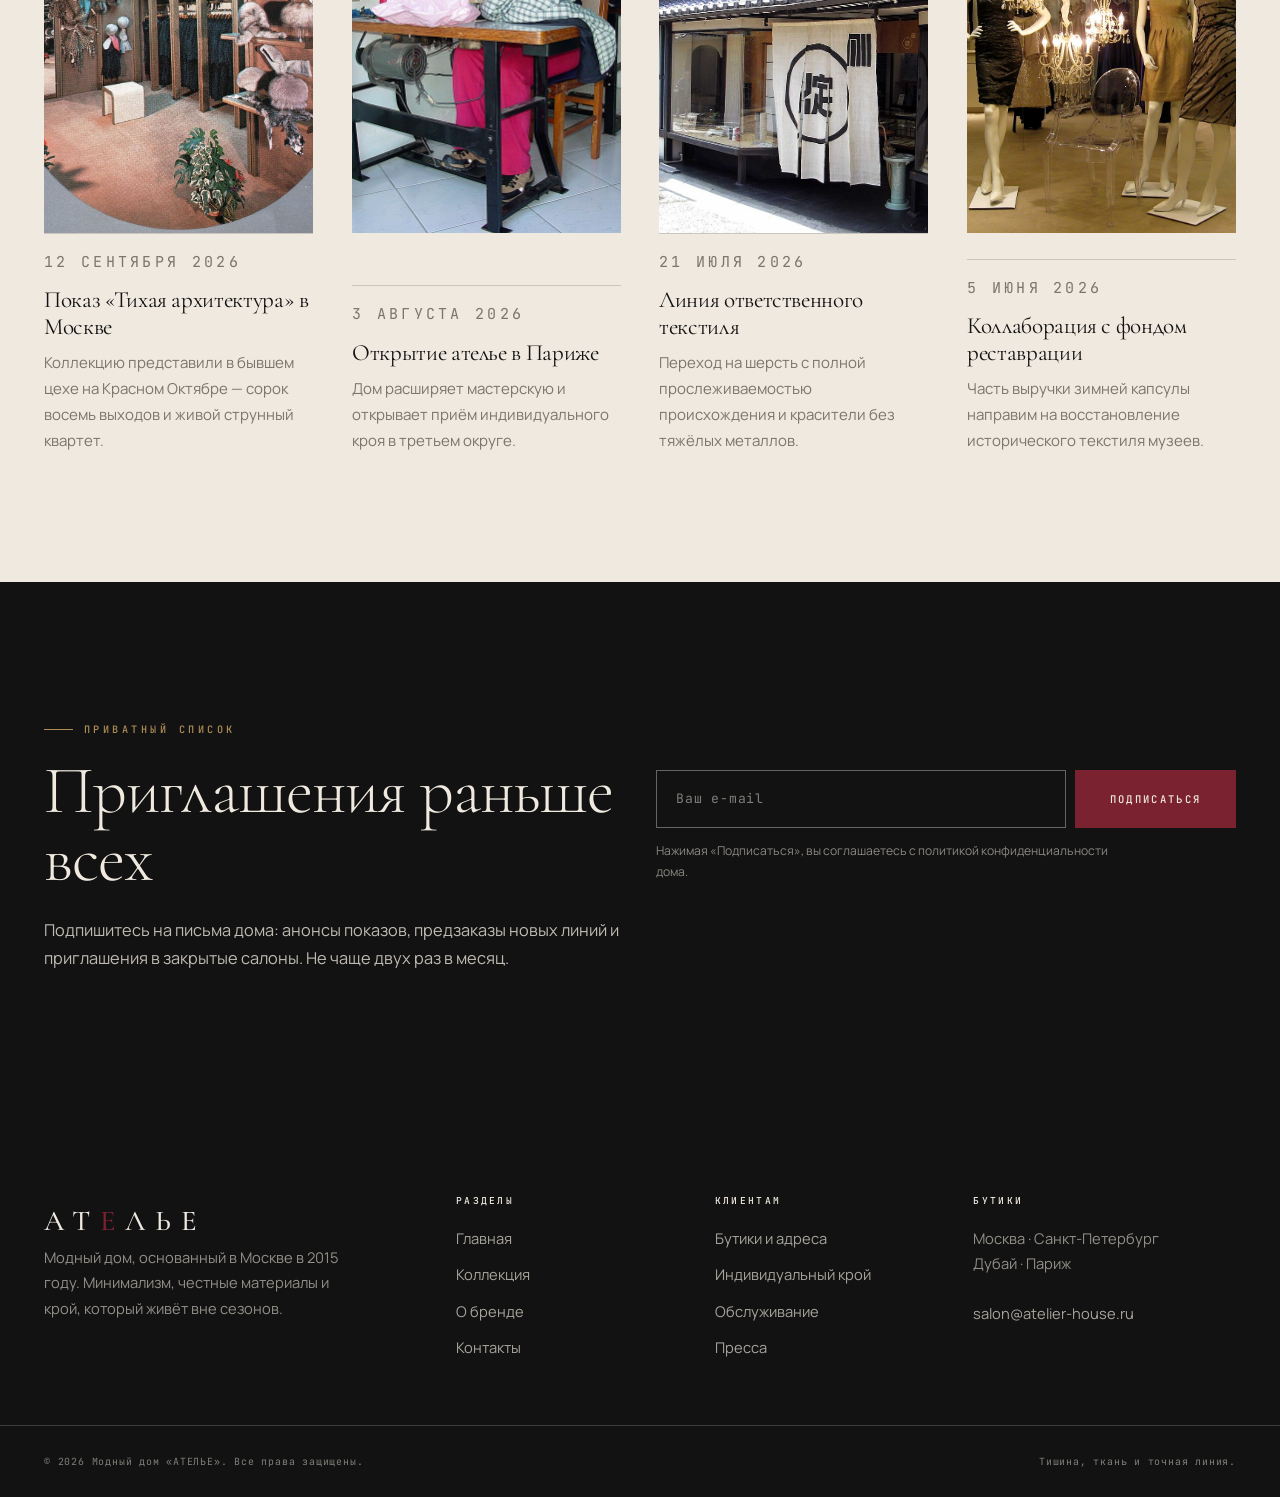
<file: fashion/index.html>
<!DOCTYPE html>
<html lang="ru">
<head>
  <meta charset="UTF-8">
  <meta name="viewport" content="width=device-width, initial-scale=1.0">
  <title>АТЕЛЬЕ — модный дом. Тихая архитектура одежды | Новая коллекция осень–зима 2026</title>
  <meta name="description" content="Модный дом «АТЕЛЬЕ» — минималистичная премиальная мода из Москвы. Новая коллекция осень–зима 2026, lookbook, философия кроя и честные материалы. Бутики в Москве, Санкт-Петербурге, Дубае и Париже.">
  <meta name="keywords" content="модный дом, премиальная мода, минимализм, новая коллекция, lookbook, АТЕЛЬЕ, дизайнерская одежда">
  <meta name="author" content="Модный дом «АТЕЛЬЕ»">
  <meta name="theme-color" content="#efe9df">

  <!-- Open Graph -->
  <meta property="og:type" content="website">
  <meta property="og:site_name" content="АТЕЛЬЕ">
  <meta property="og:title" content="АТЕЛЬЕ — тихая архитектура одежды">
  <meta property="og:description" content="Минималистичная премиальная мода. Новая коллекция осень–зима 2026 «Тихая архитектура».">
  <meta property="og:image" content="assets/img/hero.jpg">
  <meta property="og:url" content="index.html">
  <meta property="og:locale" content="ru_RU">
  <meta name="twitter:card" content="summary_large_image">
  <meta name="twitter:title" content="АТЕЛЬЕ — тихая архитектура одежды">
  <meta name="twitter:description" content="Минималистичная премиальная мода из Москвы. Коллекция осень–зима 2026.">

  <!-- Favicon inline SVG -->
  <link rel="icon" href="favicon.svg">

  <!-- Google Fonts -->
  <link rel="preconnect" href="https://fonts.googleapis.com">
  <link rel="preconnect" href="https://fonts.gstatic.com" crossorigin>
  <link href="https://fonts.googleapis.com/css2?family=Cormorant+Garamond:ital,wght@0,300;0,400;0,500;0,600;1,300;1,400;1,500&family=JetBrains+Mono:wght@400;500&family=Manrope:wght@200..800&display=swap" rel="stylesheet">

  <link rel="stylesheet" href="css/style.css">
  <script>document.documentElement.classList.add('js');addEventListener('load',function(){document.body.classList.add('loaded')});setTimeout(function(){document.body.classList.add('loaded')},1200);</script>
</head>
<body>

  <a class="skip-link" href="#main">Перейти к содержимому</a>

  <!-- ============ ПЕРЕЛИСТ НОМЕРА ============ -->
  <div class="gate" data-gate aria-hidden="true">
    <div class="gate__inner">
      <span class="gate__brand">АТЕЛЬЕ</span>
      <span class="gate__meta">Номер 01 · Осень — Зима 2026</span>
    </div>
  </div>

  <!-- ============ HEADER ============ -->
  <header class="site-header" id="header">
    <div class="container header__inner">
      <a href="index.html" class="logo" aria-label="АТЕЛЬЕ — на главную">
        <span class="logo__mark">АТ<b>Е</b>ЛЬЕ</span>
        <span class="logo__sub">модный дом</span>
      </a>

      <nav class="nav" id="nav" aria-label="Основная навигация">
        <ul class="nav__list">
          <li><a href="index.html" class="nav__link">Главная</a></li>
          <li><a href="collection.html" class="nav__link">Коллекция</a></li>
          <li><a href="about.html" class="nav__link">О бренде</a></li>
          <li><a href="contact.html" class="nav__link">Контакты</a></li>
        </ul>
        <a href="collection.html" class="btn nav__cta">Смотреть коллекцию</a>
      </nav>

      <button class="nav-toggle" id="navToggle" type="button" aria-label="Открыть меню" aria-expanded="false" aria-controls="nav">
        <span></span><span></span><span></span>
      </button>
    </div>
  </header>

  <main id="main">

    <!-- ============ ОБЛОЖКА НОМЕРА ============ -->
    <section class="hero cover" aria-label="Новая коллекция">
      <div class="hero__media media">
        <img src="assets/img/hero.jpg" alt="Модель в длинном пальто цвета экрю на фоне бетонной стены" fetchpriority="high">
      </div>
      <span class="hero__aside" aria-hidden="true">Осень — Зима 2026</span>

      <div class="cover__masthead container">
        <span class="cover__brand" data-split>АТЕЛЬЕ</span>
        <span class="cover__issue">Номер 01 · Коллекция осень—зима 2026</span>
      </div>

      <div class="container hero__inner">
        <p class="eyebrow eyebrow--light">Новая коллекция · Тихая архитектура</p>
        <h1 class="hero__title">Одежда, которая <em>молчит</em> громче слов</h1>
        <div class="hero__meta">
          <a href="collection.html" class="btn btn--light">Смотреть lookbook</a>
          <a href="about.html" class="link-underline link-underline--light">Философия дома</a>
          <span class="hero__scroll"><i aria-hidden="true"></i>Листайте вниз</span>
        </div>
      </div>

      <ul class="cover__lines container" aria-label="В номере">
        <li><b>18 силуэтов</b><span>Несущая архитектура кроя</span></li>
        <li><b>Мастерская</b><span>От кальки до ручного стежка</span></li>
        <li><b>Бордо</b><span>Единственный акцент дома</span></li>
      </ul>
    </section>

    <!-- ============ МАНИФЕСТ ============ -->
    <section class="section" aria-labelledby="manifesto-title">
      <div class="container manifesto">
        <div class="reveal">
          <p class="eyebrow">Манифест</p>
          <h2 id="manifesto-title" class="manifesto__text">
            Мы кроим не вещи, а <em>тишину</em> вокруг человека.
          </h2>
        </div>
        <div class="reveal" data-delay="1">
          <p class="lead">
            «АТЕЛЬЕ» — это дом моды о линии, весе ткани и точном молчании формы. Мы отказываемся от
            сезонной суеты в пользу вещей, которые живут годами: строгий силуэт, честный материал,
            посадка, выверенная до миллиметра.
          </p>
          <p class="mt-3 text-muted">
            Каждая коллекция рождается в московской мастерской — от первого наброска на кальке до
            последнего ручного стежка. Мы работаем малыми тиражами, потому что верим: премиальность
            измеряется не громкостью, а глубиной.
          </p>
          <a href="about.html" class="link-underline mt-3">Больше о бренде</a>
        </div>
      </div>
    </section>

    <div class="container"><div class="divider"></div></div>

    <!-- ============ ПРЕВЬЮ КОЛЛЕКЦИИ ============ -->
    <section class="section" aria-labelledby="preview-title">
      <div class="container">
        <div class="section-head reveal">
          <div>
            <p class="eyebrow">Из новой коллекции</p>
            <h2 id="preview-title">Четыре линии тишины</h2>
          </div>
          <a href="collection.html" class="link-underline">Все луки</a>
        </div>

        <div class="look-grid">
          <article class="look-card reveal">
            <div class="media media--4x5">
              <img src="assets/img/look-01.jpg" alt="Серое пальто прямого кроя" loading="lazy">
            </div>
            <div class="look-card__body">
              <div>
                <h3 class="look-card__title">Пальто «Гранит»</h3>
                <span class="look-card__cat">Верхняя одежда</span>
              </div>
              <span class="look-card__price">184 000 ₽</span>
            </div>
          </article>

          <article class="look-card reveal" data-delay="1">
            <div class="media media--4x5">
              <img src="assets/img/look-02.jpg" alt="Светлое шерстяное пальто оттенка экрю" loading="lazy">
            </div>
            <div class="look-card__body">
              <div>
                <h3 class="look-card__title">Пальто «Меридиан»</h3>
                <span class="look-card__cat">Верхняя одежда</span>
              </div>
              <span class="look-card__price">196 000 ₽</span>
            </div>
          </article>

          <article class="look-card reveal" data-delay="2">
            <div class="media media--4x5">
              <img src="assets/img/look-03.jpg" alt="Тренч свободного силуэта из плотного хлопка" loading="lazy">
            </div>
            <div class="look-card__body">
              <div>
                <h3 class="look-card__title">Тренч «Каменный сад»</h3>
                <span class="look-card__cat">Верхняя одежда</span>
              </div>
              <span class="look-card__price">148 000 ₽</span>
            </div>
          </article>

          <article class="look-card reveal" data-delay="3">
            <div class="media media--4x5">
              <img src="assets/img/look-04.jpg" alt="Вечернее платье кремового оттенка, силуэт-колонна" loading="lazy">
            </div>
            <div class="look-card__body">
              <div>
                <h3 class="look-card__title">Платье «Слоновая кость»</h3>
                <span class="look-card__cat">Платья</span>
              </div>
              <span class="look-card__price">96 500 ₽</span>
            </div>
          </article>
        </div>
      </div>
    </section>

    <!-- ============ СЕЗОН AW26 ============ -->
    <section class="section section--alt" aria-labelledby="season-title">
      <div class="container">
        <div class="season-banner reveal">
          <p class="eyebrow">Осень / Зима 2026</p>
          <p class="season-banner__label" id="season-title">Тихая<br>архитектура</p>
          <div class="editorial mt-3">
            <div class="editorial__media">
              <div class="media media--wide">
                <img src="assets/img/editorial.jpg" alt="Модели в ахроматичных образах новой коллекции у бетонной лестницы" loading="lazy">
              </div>
            </div>
            <div>
              <p class="lead">Коллекция о несущих конструкциях: плечо, талия, линия низа.</p>
              <p class="mt-2 text-muted">
                Восемнадцать силуэтов, три материала — шерсть сверхтонкой выделки, матовый шёлк и
                кардированная кожа. Палитра построена на графите, экрю и единственном акценте бордо,
                который дом использует как подпись.
              </p>
              <a href="collection.html" class="link-underline mt-3">Открыть каталог</a>
            </div>
          </div>
        </div>
      </div>
    </section>

    <!-- ============ ЦИТАТА ДИЗАЙНЕРА ============ -->
    <section class="section section--dark" aria-label="Цитата креативного директора">
      <h2 class="visually-hidden">Цитата креативного директора</h2>
      <div class="container">
        <figure class="quote reveal">
          <blockquote class="quote__text">
            Хорошая вещь не просит внимания. Она стоит рядом и делает вас
            чуть точнее — в осанке, в жесте, в самой паузе между словами.
          </blockquote>
          <figcaption class="quote__author"><b>Анна Верейская</b> — основатель и креативный директор дома</figcaption>
        </figure>
      </div>
    </section>

    <!-- ============ НОВОСТИ ============ -->
    <section class="section" aria-labelledby="news-title">
      <div class="container">
        <div class="section-head reveal">
          <div>
            <p class="eyebrow">Журнал дома</p>
            <h2 id="news-title">Новости и события</h2>
          </div>
        </div>

        <div class="news-grid">
          <article class="news-card reveal">
            <div class="media media--3x4">
              <img src="assets/img/news-01.jpg" alt="Показ новой коллекции на фоне промышленного пространства" loading="lazy">
            </div>
            <div class="look-card__body">
              <div>
                <p class="news-card__date">12 сентября 2026</p>
                <h3 class="news-card__title">Показ «Тихая архитектура» в Москве</h3>
                <p>Коллекцию представили в бывшем цехе на Красном Октябре — сорок восемь выходов и живой струнный квартет.</p>
              </div>
            </div>
          </article>

          <article class="news-card reveal" data-delay="1">
            <div class="media media--3x4">
              <img src="assets/img/news-02.jpg" alt="Руки мастера за работой над швом изделия" loading="lazy">
            </div>
            <div class="look-card__body">
              <div>
                <p class="news-card__date">3 августа 2026</p>
                <h3 class="news-card__title">Открытие ателье в Париже</h3>
                <p>Дом расширяет мастерскую и открывает приём индивидуального кроя в третьем округе.</p>
              </div>
            </div>
          </article>

          <article class="news-card reveal" data-delay="2">
            <div class="media media--3x4">
              <img src="assets/img/news-03.jpg" alt="Рулоны ткани на деревянных стеллажах" loading="lazy">
            </div>
            <div class="look-card__body">
              <div>
                <p class="news-card__date">21 июля 2026</p>
                <h3 class="news-card__title">Линия ответственного текстиля</h3>
                <p>Переход на шерсть с полной прослеживаемостью происхождения и красители без тяжёлых металлов.</p>
              </div>
            </div>
          </article>

          <article class="news-card reveal" data-delay="3">
            <div class="media media--3x4">
              <img src="assets/img/news-04.jpg" alt="Эскизы и лекала, разложенные на столе ателье" loading="lazy">
            </div>
            <div class="look-card__body">
              <div>
                <p class="news-card__date">5 июня 2026</p>
                <h3 class="news-card__title">Коллаборация с фондом реставрации</h3>
                <p>Часть выручки зимней капсулы направим на восстановление исторического текстиля музеев.</p>
              </div>
            </div>
          </article>
        </div>
      </div>
    </section>

    <!-- ============ РАССЫЛКА ============ -->
    <section class="section section--dark" aria-labelledby="newsletter-title">
      <div class="container newsletter__inner">
        <div class="reveal">
          <p class="eyebrow">Приватный список</p>
          <h2 id="newsletter-title">Приглашения раньше всех</h2>
          <p class="mt-2">
            Подпишитесь на письма дома: анонсы показов, предзаказы новых линий и приглашения в закрытые
            салоны. Не чаще двух раз в месяц.
          </p>
        </div>
        <div class="reveal" data-delay="1">
          <form class="newsletter-form" id="newsletterForm" novalidate>
            <label class="visually-hidden" for="nl-email">Электронная почта</label>
            <input type="email" id="nl-email" name="email" placeholder="Ваш e-mail" autocomplete="email" required>
            <button type="submit" class="btn">Подписаться</button>
          </form>
          <p class="form-note">Нажимая «Подписаться», вы соглашаетесь с политикой конфиденциальности дома.</p>
          <p class="form-msg" role="status" aria-live="polite"></p>
        </div>
      </div>
    </section>

  </main>

  <!-- ============ FOOTER ============ -->
  <footer class="site-footer">
    <div class="container footer-grid">
      <div class="footer-brand">
        <span class="logo__mark">АТ<b>Е</b>ЛЬЕ</span>
        <p>Модный дом, основанный в Москве в 2015 году. Минимализм, честные материалы и крой, который живёт вне сезонов.</p>
      </div>

      <nav class="footer-col" aria-label="Разделы">
        <h3>Разделы</h3>
        <ul>
          <li><a href="index.html">Главная</a></li>
          <li><a href="collection.html">Коллекция</a></li>
          <li><a href="about.html">О бренде</a></li>
          <li><a href="contact.html">Контакты</a></li>
        </ul>
      </nav>

      <nav class="footer-col" aria-label="Клиентам">
        <h3>Клиентам</h3>
        <ul>
          <li><a href="contact.html">Бутики и адреса</a></li>
          <li><a href="contact.html">Индивидуальный крой</a></li>
          <li><a href="contact.html">Обслуживание</a></li>
          <li><a href="contact.html">Пресса</a></li>
        </ul>
      </nav>

      <div class="footer-col">
        <h3>Бутики</h3>
        <p>Москва · Санкт-Петербург<br>Дубай · Париж</p>
        <p class="mt-2"><a href="mailto:salon@atelier-house.ru">salon@atelier-house.ru</a></p>
      </div>
    </div>

    <div class="container footer-bottom">
      <p>© <span data-year>2026</span> Модный дом «АТЕЛЬЕ». Все права защищены.</p>
      <p>Тишина, ткань и точная линия.</p>
    </div>
  </footer>

  <button class="to-top" type="button" aria-label="Наверх">
    <svg width="18" height="18" viewBox="0 0 24 24" fill="none" stroke="currentColor" stroke-width="1.6" stroke-linecap="round" stroke-linejoin="round"><path d="M12 19V5M5 12l7-7 7 7"/></svg>
  </button>

  <script src="js/main.js" defer></script>
</body>
</html>
</file>
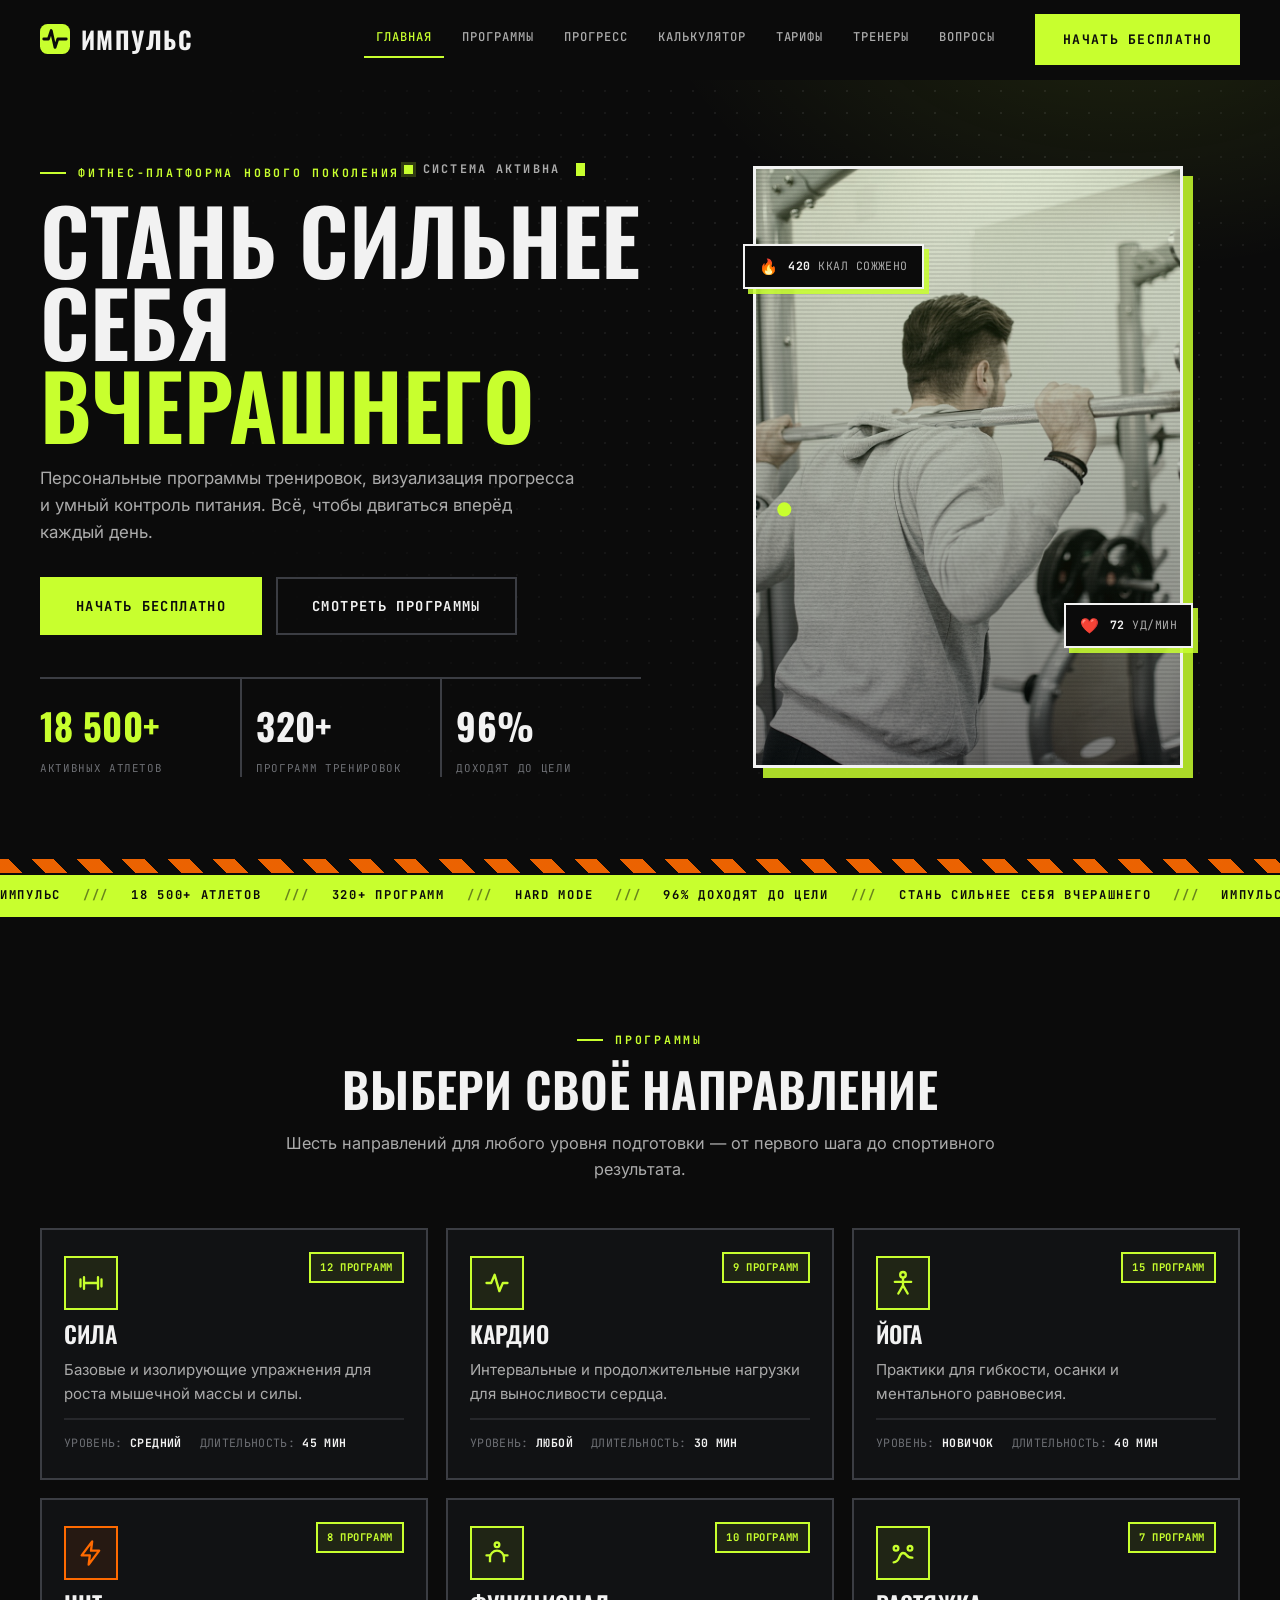
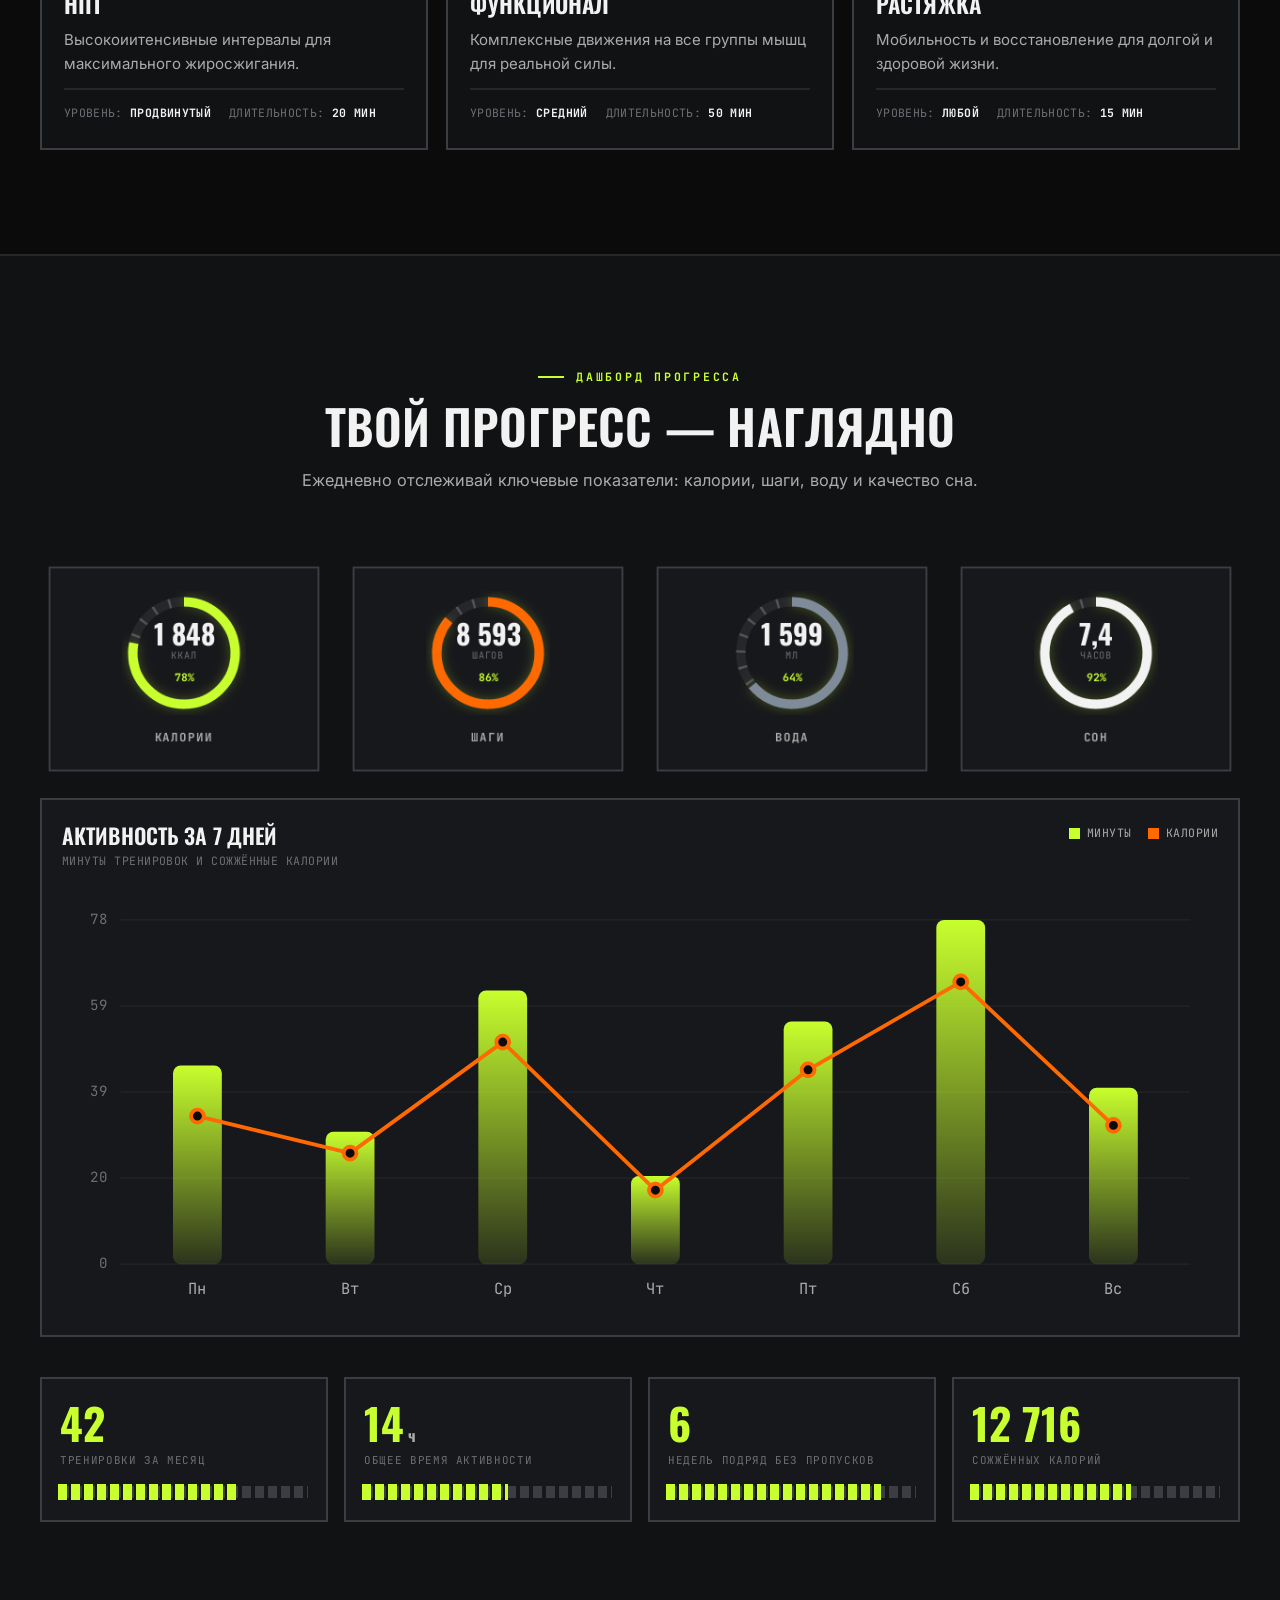
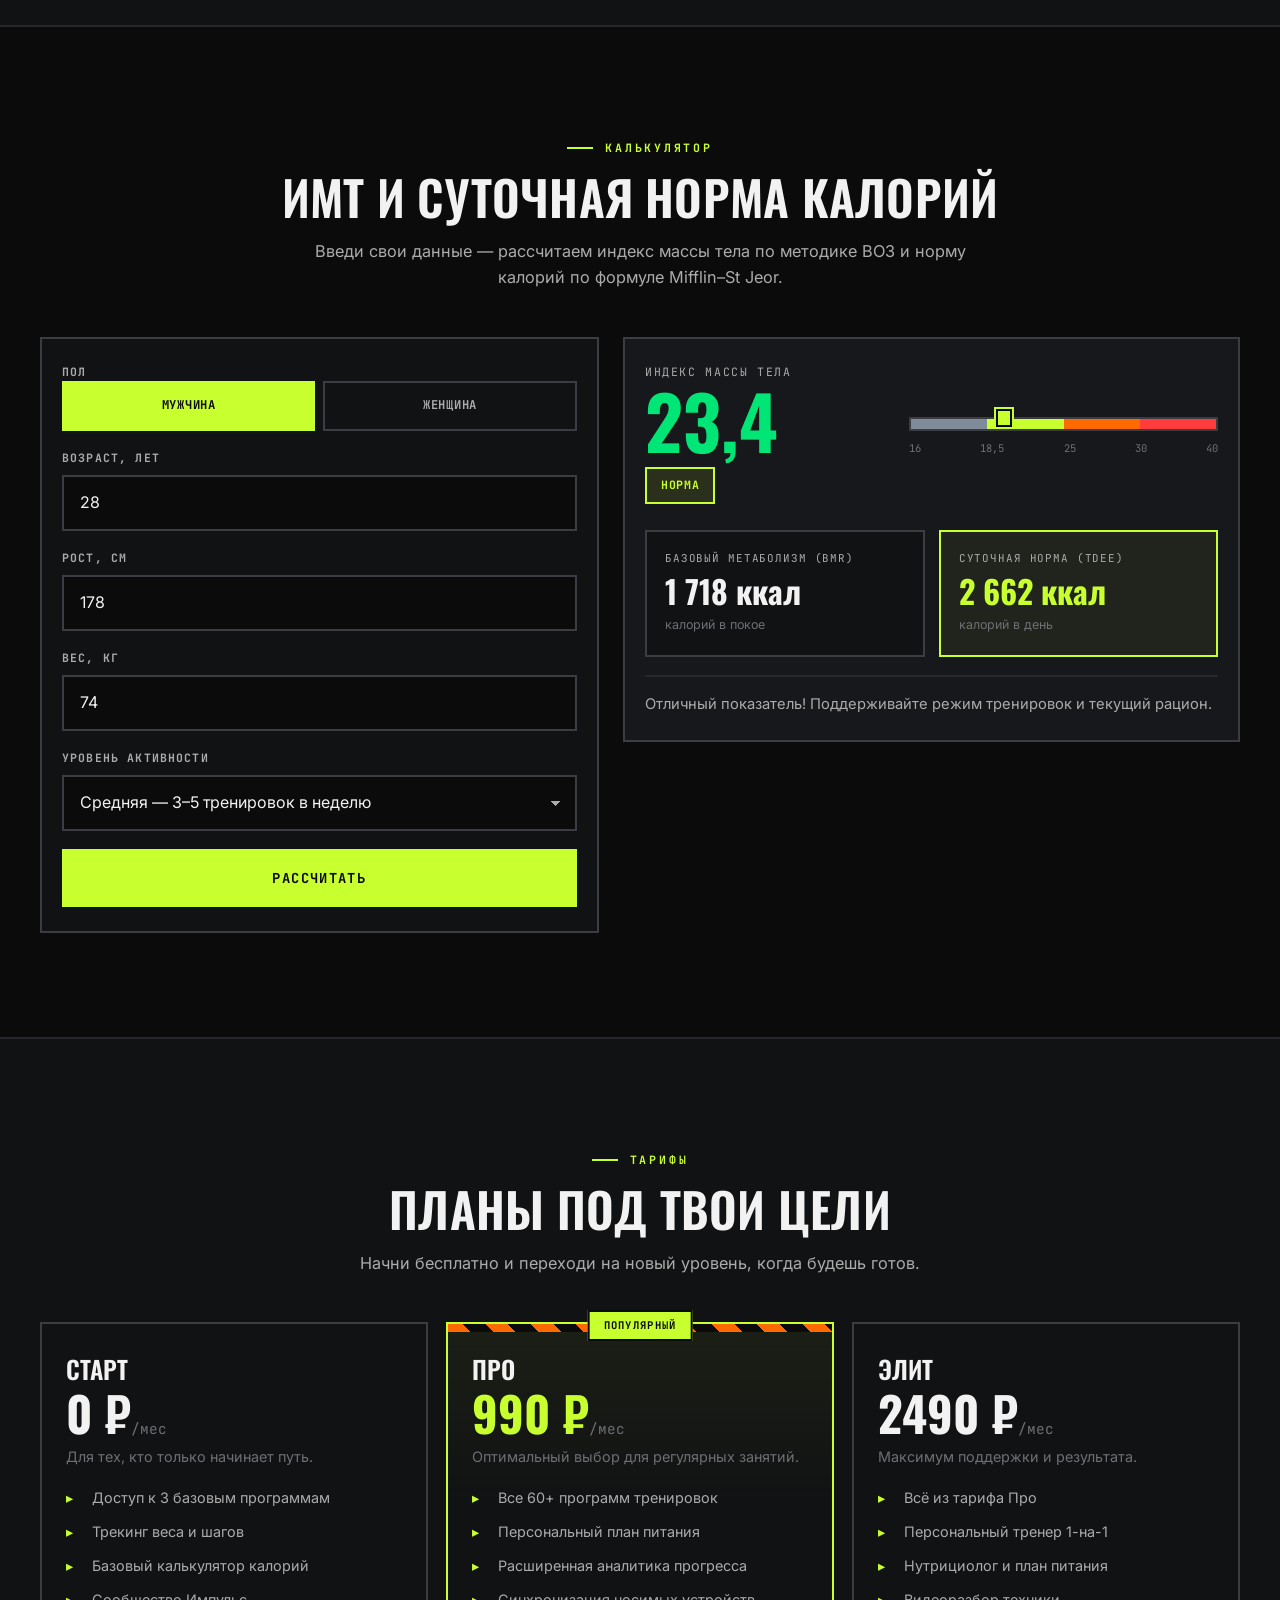
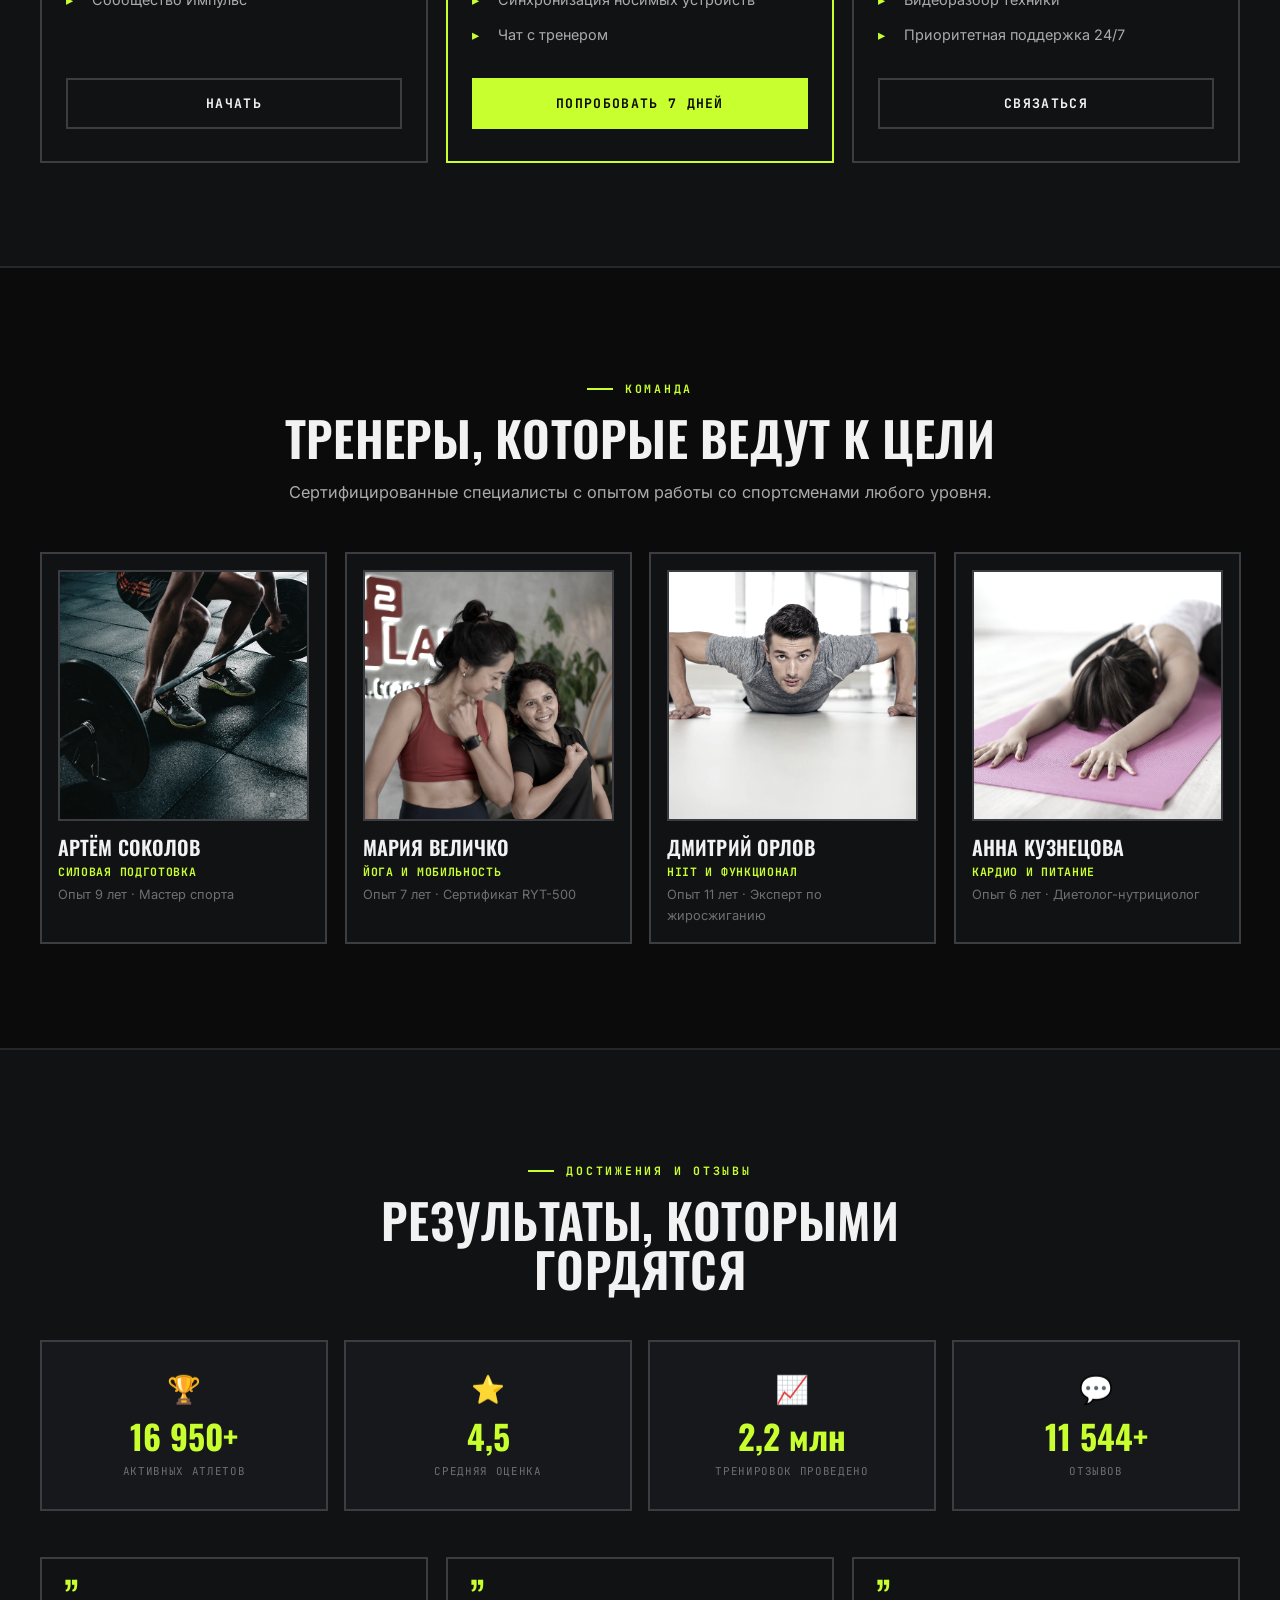
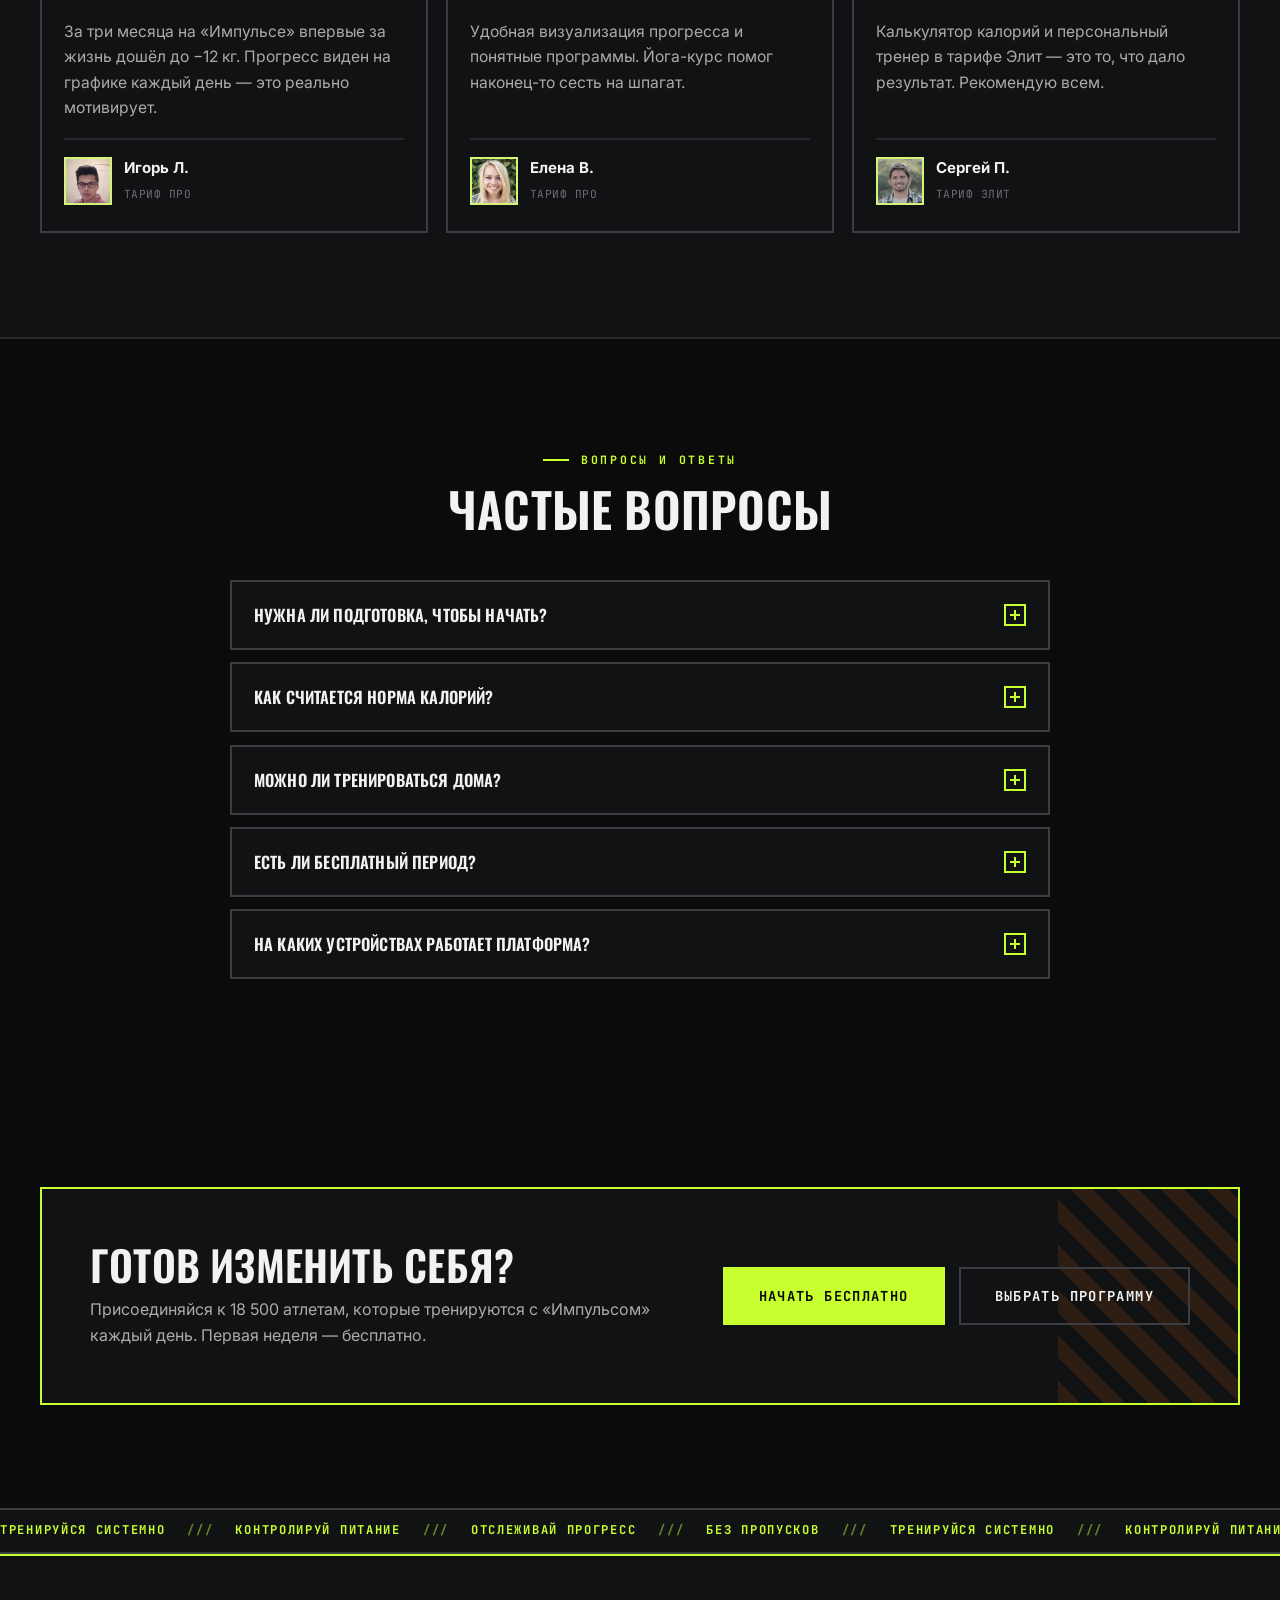
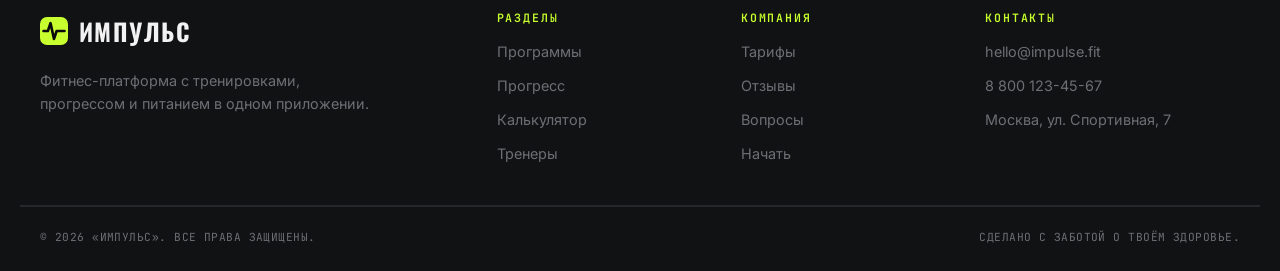
<file: fitness/index.html>
<!DOCTYPE html>
<html lang="ru">
<head>
  <meta charset="UTF-8" >
  <meta name="viewport" content="width=device-width, initial-scale=1.0" >
  <title>Импульс — фитнес-платформа: тренировки, прогресс и питание</title>
  <meta name="description" content="Импульс — фитнес-платформа с программами тренировок, трекингом прогресса, калькулятором ИМТ и суточной нормы калорий. Стань сильнее себя вчерашнего." >
  <meta name="author" content="Импульс" >
  <meta name="theme-color" content="#0b0b0b" >
  <meta name="keywords" content="фитнес, тренировки, прогресс, питание, ИМТ, калории, программы, спорт" >

  <!-- Open Graph -->
  <meta property="og:type" content="website" >
  <meta property="og:locale" content="ru_RU" >
  <meta property="og:title" content="Импульс — фитнес-платформа" >
  <meta property="og:description" content="Программы тренировок, визуализация прогресса, калькулятор ИМТ и калорий. Стань сильнее себя вчерашнего." >
  <meta property="og:site_name" content="Импульс" >
  <meta property="og:image" content="assets/img/hero.jpg" >
  <meta name="twitter:card" content="summary_large_image" >
  <meta name="twitter:title" content="Импульс — фитнес-платформа" >
  <meta name="twitter:description" content="Программы тренировок, визуализация прогресса, калькулятор ИМТ и калорий." >

  <link rel="icon" type="image/svg+xml" href="./favicon.svg" >
  <link rel="apple-touch-icon" href="./favicon.svg" >

  <link rel="preconnect" href="https://fonts.googleapis.com" >
  <link rel="preconnect" href="https://fonts.gstatic.com" crossorigin >
  <link href="https://fonts.googleapis.com/css2?family=Inter:wght@400;500;600;700&family=JetBrains+Mono:wght@400;500;700&family=Oswald:wght@400;500;600;700&display=swap" rel="stylesheet" >

  <link rel="stylesheet" href="./css/style.css" >
</head>
<body>
  <a class="skip-link" href="#main">Перейти к содержимому</a>

  <header class="header" id="header">
    <div class="container header__inner">
      <a class="logo" href="#hero" aria-label="Импульс — на главную">
        <span class="logo__mark" aria-hidden="true">
          <svg viewBox="0 0 32 32" width="30" height="30" role="img" aria-label="Логотип Импульс">
            <rect width="32" height="32" rx="8" fill="#0a0e14" />
            <path d="M4 16h5l3-9 4 18 3-9h9" fill="none" stroke="#c6ff00" stroke-width="3" stroke-linecap="round" stroke-linejoin="round" />
          </svg>
        </span>
        <span class="logo__text">Импульс</span>
      </a>

      <nav class="nav" id="nav" aria-label="Основная навигация">
        <ul class="nav__list">
          <li><a class="nav__link is-active" href="#hero">Главная</a></li>
          <li><a class="nav__link" href="#programs">Программы</a></li>
          <li><a class="nav__link" href="#dashboard">Прогресс</a></li>
          <li><a class="nav__link" href="#calculator">Калькулятор</a></li>
          <li><a class="nav__link" href="#pricing">Тарифы</a></li>
          <li><a class="nav__link" href="#trainers">Тренеры</a></li>
          <li><a class="nav__link" href="#faq">Вопросы</a></li>
        </ul>
      </nav>

      <a class="btn btn--primary header__cta" href="#pricing">Начать бесплатно</a>

      <button class="burger" id="burger" type="button" aria-label="Открыть меню" aria-expanded="false" aria-controls="nav">
        <span></span><span></span><span></span>
      </button>
    </div>
  </header>

  <main id="main">
    <!-- HERO -->
    <section class="hero section" id="hero">
      <div class="hero__grid-bg" aria-hidden="true"></div>
      <div class="particles" id="particles" aria-hidden="true"></div>

      <div class="container hero__inner">
        <div class="hero__content">
          <p class="eyebrow reveal">Фитнес-платформа нового поколения</p>
          <p class="telemetry reveal"><span class="telemetry__dot" aria-hidden="true"></span>Система активна<span class="cursor" aria-hidden="true"></span></p>
          <h1 class="hero__title reveal">Стань сильнее<br >себя <span class="accent-text">вчерашнего</span></h1>
          <p class="hero__subtitle reveal">
            Персональные программы тренировок, визуализация прогресса и умный контроль питания.
            Всё, чтобы двигаться вперёд каждый день.
          </p>
          <div class="hero__actions reveal">
            <a class="btn btn--primary btn--lg" href="#pricing">Начать бесплатно</a>
            <a class="btn btn--ghost btn--lg" href="#programs">Смотреть программы</a>
          </div>

          <ul class="hero__stats" aria-label="Показатели платформы">
            <li class="hero__stat">
              <span class="counter accent-text" data-target="18500" data-suffix="+">0</span>
              <span class="hero__stat-label">активных атлетов</span>
            </li>
            <li class="hero__stat">
              <span class="counter" data-target="320" data-suffix="+">0</span>
              <span class="hero__stat-label">программ тренировок</span>
            </li>
            <li class="hero__stat">
              <span class="counter" data-target="96" data-suffix="%">0</span>
              <span class="hero__stat-label">доходят до цели</span>
            </li>
          </ul>
        </div>

        <div class="hero__visual reveal">
          <div class="hero__photo">
            <img class="hero__photo-img" src="assets/img/hero.jpg" alt="Атлет выполняет упражнение со штангой в тренажёрном зале" width="840" height="1180" >
            <svg class="hero__pulse" viewBox="0 0 300 420" role="img" aria-label="Пульсирующая кардиограмма поверх фото атлета">
              <polyline class="pulse-line" points="20,240 60,240 74,240 84,210 96,268 108,224 122,240 160,240 174,240 184,214 196,264 208,228 222,240 280,240" fill="none" stroke="#2979ff" stroke-width="3" stroke-linecap="round" stroke-linejoin="round" />
              <circle class="pulse-dot" cx="20" cy="240" r="5" fill="#2979ff" />
            </svg>
          </div>

          <div class="hero__badge hero__badge--1" aria-hidden="true">
            <span class="hero__badge-icon">🔥</span>
            <span><strong>420</strong> ккал сожжено</span>
          </div>
          <div class="hero__badge hero__badge--2" aria-hidden="true">
            <span class="hero__badge-icon">❤️</span>
            <span><strong>72</strong> уд/мин</span>
          </div>
        </div>
      </div>
    </section>

    <div class="marquee" aria-hidden="true">
      <div class="marquee__track">
        <span class="marquee__item">Импульс</span>
        <span class="marquee__item">18 500+ атлетов</span>
        <span class="marquee__item">320+ программ</span>
        <span class="marquee__item">Hard mode</span>
        <span class="marquee__item">96% доходят до цели</span>
        <span class="marquee__item">Стань сильнее себя вчерашнего</span>
        <span class="marquee__item">Импульс</span>
        <span class="marquee__item">18 500+ атлетов</span>
        <span class="marquee__item">320+ программ</span>
        <span class="marquee__item">Hard mode</span>
        <span class="marquee__item">96% доходят до цели</span>
        <span class="marquee__item">Стань сильнее себя вчерашнего</span>
      </div>
    </div>

    <!-- ПРОГРАММЫ -->
    <section class="section" id="programs">
      <div class="container">
        <header class="section__head reveal">
          <p class="eyebrow">Программы</p>
          <h2 class="section__title">Выбери своё направление</h2>
          <p class="section__lead">Шесть направлений для любого уровня подготовки — от первого шага до спортивного результата.</p>
        </header>

        <div class="cards grid-3">
          <article class="card reveal">
            <span class="card__icon" aria-hidden="true">
              <svg viewBox="0 0 24 24" width="28" height="28"><path d="M6 7v10M18 7v10M3 9v6M21 9v6M6 12h12" fill="none" stroke="currentColor" stroke-width="2" stroke-linecap="round"/></svg>
            </span>
            <h3 class="card__title">Сила</h3>
            <p class="card__text">Базовые и изолирующие упражнения для роста мышечной массы и силы.</p>
            <ul class="card__meta">
              <li>Уровень: <strong>Средний</strong></li>
              <li>Длительность: <strong>45 мин</strong></li>
            </ul>
            <span class="card__tag">12 программ</span>
          </article>

          <article class="card reveal">
            <span class="card__icon card__icon--blue" aria-hidden="true">
              <svg viewBox="0 0 24 24" width="28" height="28"><path d="M3 12h4l3-7 4 14 3-7h4" fill="none" stroke="currentColor" stroke-width="2" stroke-linecap="round" stroke-linejoin="round"/></svg>
            </span>
            <h3 class="card__title">Кардио</h3>
            <p class="card__text">Интервальные и продолжительные нагрузки для выносливости сердца.</p>
            <ul class="card__meta">
              <li>Уровень: <strong>Любой</strong></li>
              <li>Длительность: <strong>30 мин</strong></li>
            </ul>
            <span class="card__tag">9 программ</span>
          </article>

          <article class="card reveal">
            <span class="card__icon card__icon--green" aria-hidden="true">
              <svg viewBox="0 0 24 24" width="28" height="28"><circle cx="12" cy="5" r="2.4" fill="none" stroke="currentColor" stroke-width="2"/><path d="M12 7.5V14m0 0-4 7m4-7 4 7M5 11h14" fill="none" stroke="currentColor" stroke-width="2" stroke-linecap="round"/></svg>
            </span>
            <h3 class="card__title">Йога</h3>
            <p class="card__text">Практики для гибкости, осанки и ментального равновесия.</p>
            <ul class="card__meta">
              <li>Уровень: <strong>Новичок</strong></li>
              <li>Длительность: <strong>40 мин</strong></li>
            </ul>
            <span class="card__tag">15 программ</span>
          </article>

          <article class="card reveal">
            <span class="card__icon card__icon--red" aria-hidden="true">
              <svg viewBox="0 0 24 24" width="28" height="28"><path d="M13 2 4 14h7l-1 8 9-12h-7z" fill="none" stroke="currentColor" stroke-width="2" stroke-linejoin="round"/></svg>
            </span>
            <h3 class="card__title">HIIT</h3>
            <p class="card__text">Высокоиитенсивные интервалы для максимального жиросжигания.</p>
            <ul class="card__meta">
              <li>Уровень: <strong>Продвинутый</strong></li>
              <li>Длительность: <strong>20 мин</strong></li>
            </ul>
            <span class="card__tag">8 программ</span>
          </article>

          <article class="card reveal">
            <span class="card__icon card__icon--purple" aria-hidden="true">
              <svg viewBox="0 0 24 24" width="28" height="28"><circle cx="12" cy="5" r="2" fill="none" stroke="currentColor" stroke-width="2"/><path d="M6 20v-4a6 6 0 0 1 12 0v4" fill="none" stroke="currentColor" stroke-width="2"/><path d="M3 14h3M18 14h3" stroke="currentColor" stroke-width="2" stroke-linecap="round"/></svg>
            </span>
            <h3 class="card__title">Функционал</h3>
            <p class="card__text">Комплексные движения на все группы мышц для реальной силы.</p>
            <ul class="card__meta">
              <li>Уровень: <strong>Средний</strong></li>
              <li>Длительность: <strong>50 мин</strong></li>
            </ul>
            <span class="card__tag">10 программ</span>
          </article>

          <article class="card reveal">
            <span class="card__icon card__icon--teal" aria-hidden="true">
              <svg viewBox="0 0 24 24" width="28" height="28"><path d="M4 20c6 0 4-8 8-8s2 4 8 4" fill="none" stroke="currentColor" stroke-width="2" stroke-linecap="round"/><circle cx="6" cy="8" r="2" fill="none" stroke="currentColor" stroke-width="2"/><circle cx="18" cy="8" r="2" fill="none" stroke="currentColor" stroke-width="2"/></svg>
            </span>
            <h3 class="card__title">Растяжка</h3>
            <p class="card__text">Мобильность и восстановление для долгой и здоровой жизни.</p>
            <ul class="card__meta">
              <li>Уровень: <strong>Любой</strong></li>
              <li>Длительность: <strong>15 мин</strong></li>
            </ul>
            <span class="card__tag">7 программ</span>
          </article>
        </div>
      </div>
    </section>

    <!-- ДАШБОРД ПРОГРЕССА -->
    <section class="section section--alt" id="dashboard">
      <div class="container">
        <header class="section__head reveal">
          <p class="eyebrow">Дашборд прогресса</p>
          <h2 class="section__title">Твой прогресс — наглядно</h2>
          <p class="section__lead">Ежедневно отслеживай ключевые показатели: калории, шаги, воду и качество сна.</p>
        </header>

        <div class="rings" role="group" aria-label="Кольца прогресса за сегодня">
          <div class="ring-card reveal" data-progress="78">
            <svg class="ring" viewBox="0 0 160 160" role="img" aria-label="Калории: 78 процентов от цели">
              <circle class="ring__track" cx="80" cy="80" r="66" />
              <circle class="ring__ticks" cx="80" cy="80" r="66" />
              <circle class="ring__value" cx="80" cy="80" r="66" stroke="#c8ff2e" />
            </svg>
            <div class="ring__center">
              <span class="ring__num counter" data-target="1850">0</span>
              <span class="ring__unit">ккал</span>
              <span class="ring__pct counter" data-target="78" data-suffix="%">0</span>
            </div>
            <p class="ring-card__label">Калории</p>
          </div>

          <div class="ring-card reveal" data-progress="86">
            <svg class="ring" viewBox="0 0 160 160" role="img" aria-label="Шаги: 86 процентов от цели">
              <circle class="ring__track" cx="80" cy="80" r="66" />
              <circle class="ring__ticks" cx="80" cy="80" r="66" />
              <circle class="ring__value" cx="80" cy="80" r="66" stroke="#ff6a00" />
            </svg>
            <div class="ring__center">
              <span class="ring__num counter" data-target="8600">0</span>
              <span class="ring__unit">шагов</span>
              <span class="ring__pct counter" data-target="86" data-suffix="%">0</span>
            </div>
            <p class="ring-card__label">Шаги</p>
          </div>

          <div class="ring-card reveal" data-progress="64">
            <svg class="ring" viewBox="0 0 160 160" role="img" aria-label="Вода: 64 процента от цели">
              <circle class="ring__track" cx="80" cy="80" r="66" />
              <circle class="ring__ticks" cx="80" cy="80" r="66" />
              <circle class="ring__value" cx="80" cy="80" r="66" stroke="#7f8b99" />
            </svg>
            <div class="ring__center">
              <span class="ring__num counter" data-target="1600">0</span>
              <span class="ring__unit">мл</span>
              <span class="ring__pct counter" data-target="64" data-suffix="%">0</span>
            </div>
            <p class="ring-card__label">Вода</p>
          </div>

          <div class="ring-card reveal" data-progress="92">
            <svg class="ring" viewBox="0 0 160 160" role="img" aria-label="Сон: 92 процента от цели">
              <circle class="ring__track" cx="80" cy="80" r="66" />
              <circle class="ring__ticks" cx="80" cy="80" r="66" />
              <circle class="ring__value" cx="80" cy="80" r="66" stroke="#f2f2f2" />
            </svg>
            <div class="ring__center">
              <span class="ring__num counter" data-target="7.4" data-decimals="1">0</span>
              <span class="ring__unit">часов</span>
              <span class="ring__pct counter" data-target="92" data-suffix="%">0</span>
            </div>
            <p class="ring-card__label">Сон</p>
          </div>
        </div>

        <div class="chart-panel reveal">
          <div class="chart-panel__head">
            <div>
              <h3 class="chart-panel__title">Активность за 7 дней</h3>
              <p class="chart-panel__sub">Минуты тренировок и сожжённые калории</p>
            </div>
            <div class="chart-legend" aria-hidden="true">
              <span class="chart-legend__item"><i class="dot dot--lime"></i>Минуты</span>
              <span class="chart-legend__item"><i class="dot dot--blue"></i>Калории</span>
            </div>
          </div>
          <div class="chart-wrap">
            <canvas id="activityChart" width="900" height="340" role="img" aria-label="График активности за 7 дней: столбцы минут тренировок и линия калорий"></canvas>
          </div>
        </div>

        <div class="stats-row">
          <div class="stat-box reveal">
            <span class="stat-box__value"><span class="counter" data-target="42" data-suffix="">0</span></span>
            <span class="stat-box__label">тренировки за месяц</span>
            <span class="segbar" aria-hidden="true"><span class="segbar__fill" style="--fill:72%"></span></span>
          </div>
          <div class="stat-box reveal">
            <span class="stat-box__value"><span class="counter" data-target="14" data-suffix="">0</span><small> ч</small></span>
            <span class="stat-box__label">общее время активности</span>
            <span class="segbar" aria-hidden="true"><span class="segbar__fill" style="--fill:58%"></span></span>
          </div>
          <div class="stat-box reveal">
            <span class="stat-box__value"><span class="counter" data-target="6" data-suffix="">0</span></span>
            <span class="stat-box__label">недель подряд без пропусков</span>
            <span class="segbar" aria-hidden="true"><span class="segbar__fill" style="--fill:86%"></span></span>
          </div>
          <div class="stat-box reveal">
            <span class="stat-box__value"><span class="counter" data-target="12800" data-suffix="">0</span></span>
            <span class="stat-box__label">сожжённых калорий</span>
            <span class="segbar" aria-hidden="true"><span class="segbar__fill" style="--fill:64%"></span></span>
          </div>
        </div>
      </div>
    </section>

    <!-- КАЛЬКУЛЯТОР -->
    <section class="section" id="calculator">
      <div class="container">
        <header class="section__head reveal">
          <p class="eyebrow">Калькулятор</p>
          <h2 class="section__title">ИМТ и суточная норма калорий</h2>
          <p class="section__lead">Введи свои данные — рассчитаем индекс массы тела по методике ВОЗ и норму калорий по формуле Mifflin–St Jeor.</p>
        </header>

        <div class="calc">
          <form class="calc__form reveal" id="calcForm" novalidate>
            <fieldset class="field">
              <legend class="field__label">Пол</legend>
              <div class="segmented" role="radiogroup" aria-label="Пол">
                <label class="segmented__item">
                  <input type="radio" name="sex" value="male" checked >
                  <span>Мужчина</span>
                </label>
                <label class="segmented__item">
                  <input type="radio" name="sex" value="female" >
                  <span>Женщина</span>
                </label>
              </div>
            </fieldset>

            <div class="field">
              <label class="field__label" for="age">Возраст, лет</label>
              <input class="input" type="number" id="age" name="age" min="14" max="100" value="28" inputmode="numeric" >
            </div>

            <div class="field">
              <label class="field__label" for="height">Рост, см</label>
              <input class="input" type="number" id="height" name="height" min="120" max="230" value="178" inputmode="numeric" >
            </div>

            <div class="field">
              <label class="field__label" for="weight">Вес, кг</label>
              <input class="input" type="number" id="weight" name="weight" min="35" max="220" value="74" inputmode="numeric" >
            </div>

            <div class="field">
              <label class="field__label" for="activity">Уровень активности</label>
              <select class="input" id="activity" name="activity">
                <option value="1.2">Минимальная — сидячий образ жизни</option>
                <option value="1.375">Небольшая — 1–3 тренировки в неделю</option>
                <option value="1.55" selected>Средняя — 3–5 тренировок в неделю</option>
                <option value="1.725">Высокая — 6–7 тренировок в неделю</option>
                <option value="1.9">Очень высокая — спортсмен, 2 раза в день</option>
              </select>
            </div>

            <button class="btn btn--primary btn--lg calc__submit" type="submit">Рассчитать</button>
          </form>

          <div class="calc__result reveal" aria-live="polite">
            <div class="result-top">
              <div class="result-bmi">
                <span class="result-bmi__label">Индекс массы тела</span>
                <span class="result-bmi__value" id="bmiValue">—</span>
                <span class="result-bmi__category" id="bmiCategory">Введите данные</span>
              </div>
              <div class="result-gauge" aria-hidden="true">
                <div class="gauge">
                  <div class="gauge__bar">
                    <span class="gauge__seg gauge__seg--under"></span>
                    <span class="gauge__seg gauge__seg--normal"></span>
                    <span class="gauge__seg gauge__seg--over"></span>
                    <span class="gauge__seg gauge__seg--obese"></span>
                  </div>
                  <span class="gauge__marker" id="bmiMarker" style="left:0%"></span>
                  <div class="gauge__scale">
                    <span>16</span><span>18,5</span><span>25</span><span>30</span><span>40</span>
                  </div>
                </div>
              </div>
            </div>

            <div class="result-cards">
              <div class="result-card">
                <span class="result-card__label">Базовый метаболизм (BMR)</span>
                <span class="result-card__value" id="bmrValue">—</span>
                <span class="result-card__hint">калорий в покое</span>
              </div>
              <div class="result-card result-card--accent">
                <span class="result-card__label">Суточная норма (TDEE)</span>
                <span class="result-card__value" id="tdeeValue">—</span>
                <span class="result-card__hint">калорий в день</span>
              </div>
            </div>

            <p class="result-advice" id="advice">Заполните форму и нажмите «Рассчитать», чтобы увидеть результат.</p>
          </div>
        </div>
      </div>
    </section>

    <!-- ТАРИФЫ -->
    <section class="section section--alt" id="pricing">
      <div class="container">
        <header class="section__head reveal">
          <p class="eyebrow">Тарифы</p>
          <h2 class="section__title">Планы под твои цели</h2>
          <p class="section__lead">Начни бесплатно и переходи на новый уровень, когда будешь готов.</p>
        </header>

        <div class="pricing grid-3">
          <article class="price-card reveal">
            <h3 class="price-card__name">Старт</h3>
            <p class="price-card__price"><span>0</span> ₽<small>/мес</small></p>
            <p class="price-card__desc">Для тех, кто только начинает путь.</p>
            <ul class="price-card__list">
              <li>Доступ к 3 базовым программам</li>
              <li>Трекинг веса и шагов</li>
              <li>Базовый калькулятор калорий</li>
              <li>Сообщество Импульс</li>
            </ul>
            <a class="btn btn--ghost btn--block" href="#calculator">Начать</a>
          </article>

          <article class="price-card price-card--popular reveal">
            <span class="price-card__badge">Популярный</span>
            <h3 class="price-card__name">Про</h3>
            <p class="price-card__price"><span>990</span> ₽<small>/мес</small></p>
            <p class="price-card__desc">Оптимальный выбор для регулярных занятий.</p>
            <ul class="price-card__list">
              <li>Все 60+ программ тренировок</li>
              <li>Персональный план питания</li>
              <li>Расширенная аналитика прогресса</li>
              <li>Синхронизация носимых устройств</li>
              <li>Чат с тренером</li>
            </ul>
            <a class="btn btn--primary btn--block" href="#calculator">Попробовать 7 дней</a>
          </article>

          <article class="price-card reveal">
            <h3 class="price-card__name">Элит</h3>
            <p class="price-card__price"><span>2490</span> ₽<small>/мес</small></p>
            <p class="price-card__desc">Максимум поддержки и результата.</p>
            <ul class="price-card__list">
              <li>Всё из тарифа Про</li>
              <li>Персональный тренер 1-на-1</li>
              <li>Нутрициолог и план питания</li>
              <li>Видеоразбор техники</li>
              <li>Приоритетная поддержка 24/7</li>
            </ul>
            <a class="btn btn--ghost btn--block" href="#calculator">Связаться</a>
          </article>
        </div>
      </div>
    </section>

    <!-- ТРЕНЕРЫ -->
    <section class="section" id="trainers">
      <div class="container">
        <header class="section__head reveal">
          <p class="eyebrow">Команда</p>
          <h2 class="section__title">Тренеры, которые ведут к цели</h2>
          <p class="section__lead">Сертифицированные специалисты с опытом работы со спортсменами любого уровня.</p>
        </header>

        <div class="trainers grid-4">
          <article class="trainer reveal">
            <div class="trainer__photo">
              <img src="assets/img/t1.jpg" alt="Тренер Артём Соколов" width="600" height="600" loading="lazy" >
            </div>
            <h3 class="trainer__name">Артём Соколов</h3>
            <p class="trainer__spec">Силовая подготовка</p>
            <p class="trainer__exp">Опыт 9 лет · Мастер спорта</p>
          </article>

          <article class="trainer reveal">
            <div class="trainer__photo">
              <img src="assets/img/t2.jpg" alt="Тренер Мария Величко" width="600" height="600" loading="lazy" >
            </div>
            <h3 class="trainer__name">Мария Величко</h3>
            <p class="trainer__spec">Йога и мобильность</p>
            <p class="trainer__exp">Опыт 7 лет · Сертификат RYT-500</p>
          </article>

          <article class="trainer reveal">
            <div class="trainer__photo">
              <img src="assets/img/t3.jpg" alt="Тренер Дмитрий Орлов" width="600" height="600" loading="lazy" >
            </div>
            <h3 class="trainer__name">Дмитрий Орлов</h3>
            <p class="trainer__spec">HIIT и функционал</p>
            <p class="trainer__exp">Опыт 11 лет · Эксперт по жиросжиганию</p>
          </article>

          <article class="trainer reveal">
            <div class="trainer__photo">
              <img src="assets/img/t4.jpg" alt="Тренер Анна Кузнецова" width="600" height="600" loading="lazy" >
            </div>
            <h3 class="trainer__name">Анна Кузнецова</h3>
            <p class="trainer__spec">Кардио и питание</p>
            <p class="trainer__exp">Опыт 6 лет · Диетолог-нутрициолог</p>
          </article>
        </div>
      </div>
    </section>

    <!-- ДОСТИЖЕНИЯ + ОТЗЫВЫ -->
    <section class="section section--alt" id="reviews">
      <div class="container">
        <header class="section__head reveal">
          <p class="eyebrow">Достижения и отзывы</p>
          <h2 class="section__title">Результаты, которыми гордятся</h2>
        </header>

        <div class="achievements">
          <div class="achievement reveal">
            <span class="achievement__icon" aria-hidden="true">🏆</span>
            <span class="achievement__value"><span class="counter" data-target="18500" data-suffix="+">0</span></span>
            <span class="achievement__label">активных атлетов</span>
          </div>
          <div class="achievement reveal">
            <span class="achievement__icon" aria-hidden="true">⭐</span>
            <span class="achievement__value"><span class="counter" data-target="4.9" data-decimals="1">0</span></span>
            <span class="achievement__label">средняя оценка</span>
          </div>
          <div class="achievement reveal">
            <span class="achievement__icon" aria-hidden="true">📈</span>
            <span class="achievement__value"><span class="counter" data-target="2.4" data-decimals="1" data-suffix=" млн">0</span></span>
            <span class="achievement__label">тренировок проведено</span>
          </div>
          <div class="achievement reveal">
            <span class="achievement__icon" aria-hidden="true">💬</span>
            <span class="achievement__value"><span class="counter" data-target="12600" data-suffix="+">0</span></span>
            <span class="achievement__label">отзывов</span>
          </div>
        </div>

        <div class="reviews grid-3">
          <figure class="review reveal">
            <blockquote class="review__text">За три месяца на «Импульсе» впервые за жизнь дошёл до −12 кг. Прогресс виден на графике каждый день — это реально мотивирует.</blockquote>
            <figcaption class="review__author">
              <img src="assets/img/r1.jpg" alt="Игорь Л." width="200" height="200" loading="lazy" >
              <span><strong>Игорь Л.</strong><small>тариф Про</small></span>
            </figcaption>
          </figure>

          <figure class="review reveal">
            <blockquote class="review__text">Удобная визуализация прогресса и понятные программы. Йога-курс помог наконец-то сесть на шпагат.</blockquote>
            <figcaption class="review__author">
              <img src="assets/img/r2.jpg" alt="Елена В." width="200" height="200" loading="lazy" >
              <span><strong>Елена В.</strong><small>тариф Про</small></span>
            </figcaption>
          </figure>

          <figure class="review reveal">
            <blockquote class="review__text">Калькулятор калорий и персональный тренер в тарифе Элит — это то, что дало результат. Рекомендую всем.</blockquote>
            <figcaption class="review__author">
              <img src="assets/img/r3.jpg" alt="Сергей П." width="200" height="200" loading="lazy" >
              <span><strong>Сергей П.</strong><small>тариф Элит</small></span>
            </figcaption>
          </figure>
        </div>
      </div>
    </section>

    <!-- FAQ -->
    <section class="section" id="faq">
      <div class="container container--narrow">
        <header class="section__head reveal">
          <p class="eyebrow">Вопросы и ответы</p>
          <h2 class="section__title">Частые вопросы</h2>
        </header>

        <div class="faq" id="faqList">
          <div class="faq__item reveal">
            <button class="faq__question" type="button" aria-expanded="false" aria-controls="faq-a1" id="faq-q1">
              <span>Нужна ли подготовка, чтобы начать?</span>
              <span class="faq__icon" aria-hidden="true"></span>
            </button>
            <div class="faq__answer" id="faq-a1" role="region" aria-labelledby="faq-q1" hidden>
              <p>Нет. У нас есть программы для новичков с нуля. Достаточно пройти короткий входной тест — система подберёт нагрузку под ваш уровень.</p>
            </div>
          </div>

          <div class="faq__item reveal">
            <button class="faq__question" type="button" aria-expanded="false" aria-controls="faq-a2" id="faq-q2">
              <span>Как считается норма калорий?</span>
              <span class="faq__icon" aria-hidden="true"></span>
            </button>
            <div class="faq__answer" id="faq-a2" role="region" aria-labelledby="faq-q2" hidden>
              <p>Мы используем формулу Mifflin–St Jeor для базового метаболизма (BMR) и умножаем на коэффициент активности, получая суточную норму (TDEE).</p>
            </div>
          </div>

          <div class="faq__item reveal">
            <button class="faq__question" type="button" aria-expanded="false" aria-controls="faq-a3" id="faq-q3">
              <span>Можно ли тренироваться дома?</span>
              <span class="faq__icon" aria-hidden="true"></span>
            </button>
            <div class="faq__answer" id="faq-a3" role="region" aria-labelledby="faq-q3" hidden>
              <p>Да. Большинство программ адаптированы под домашние условия и не требуют специального оборудования — только собственный вес или гантели.</p>
            </div>
          </div>

          <div class="faq__item reveal">
            <button class="faq__question" type="button" aria-expanded="false" aria-controls="faq-a4" id="faq-q4">
              <span>Есть ли бесплатный период?</span>
              <span class="faq__icon" aria-hidden="true"></span>
            </button>
            <div class="faq__answer" id="faq-a4" role="region" aria-labelledby="faq-q4" hidden>
              <p>Да, тариф Про доступен бесплатно 7 дней без привязки карты. Вы сможете оценить все возможности и отменить подписку в любой момент.</p>
            </div>
          </div>

          <div class="faq__item reveal">
            <button class="faq__question" type="button" aria-expanded="false" aria-controls="faq-a5" id="faq-q5">
              <span>На каких устройствах работает платформа?</span>
              <span class="faq__icon" aria-hidden="true"></span>
            </button>
            <div class="faq__answer" id="faq-a5" role="region" aria-labelledby="faq-q5" hidden>
              <p>Платформа работает в любом современном браузере на компьютере, планшете и смартфоне. Прогресс синхронизируется между всеми устройствами.</p>
            </div>
          </div>
        </div>
      </div>
    </section>

    <!-- CTA -->
    <section class="cta-section section" id="cta">
      <div class="container">
        <div class="cta reveal">
          <div class="cta__content">
            <h2 class="cta__title">Готов изменить себя?</h2>
            <p class="cta__text">Присоединяйся к 18 500 атлетам, которые тренируются с «Импульсом» каждый день. Первая неделя — бесплатно.</p>
          </div>
          <div class="cta__actions">
            <a class="btn btn--primary btn--lg" href="#pricing">Начать бесплатно</a>
            <a class="btn btn--ghost btn--lg" href="#programs">Выбрать программу</a>
          </div>
        </div>
      </div>
    </section>

    <div class="marquee marquee--dark marquee--reverse" aria-hidden="true">
      <div class="marquee__track">
        <span class="marquee__item">Тренируйся системно</span>
        <span class="marquee__item">Контролируй питание</span>
        <span class="marquee__item">Отслеживай прогресс</span>
        <span class="marquee__item">Без пропусков</span>
        <span class="marquee__item">Тренируйся системно</span>
        <span class="marquee__item">Контролируй питание</span>
        <span class="marquee__item">Отслеживай прогресс</span>
        <span class="marquee__item">Без пропусков</span>
      </div>
    </div>
  </main>

  <footer class="footer">
    <div class="container footer__inner">
      <div class="footer__brand">
        <a class="logo" href="#hero" aria-label="Импульс — на главную">
          <span class="logo__mark" aria-hidden="true">
            <svg viewBox="0 0 32 32" width="28" height="28">
              <rect width="32" height="32" rx="8" fill="#0a0e14" />
              <path d="M4 16h5l3-9 4 18 3-9h9" fill="none" stroke="#c6ff00" stroke-width="3" stroke-linecap="round" stroke-linejoin="round" />
            </svg>
          </span>
          <span class="logo__text">Импульс</span>
        </a>
        <p class="footer__desc">Фитнес-платформа с тренировками, прогрессом и питанием в одном приложении.</p>
      </div>

      <nav class="footer__col" aria-label="Навигация в подвале">
        <h3 class="footer__heading">Разделы</h3>
        <ul class="footer__list">
          <li><a href="#programs">Программы</a></li>
          <li><a href="#dashboard">Прогресс</a></li>
          <li><a href="#calculator">Калькулятор</a></li>
          <li><a href="#trainers">Тренеры</a></li>
        </ul>
      </nav>

      <nav class="footer__col" aria-label="Компания">
        <h3 class="footer__heading">Компания</h3>
        <ul class="footer__list">
          <li><a href="#pricing">Тарифы</a></li>
          <li><a href="#reviews">Отзывы</a></li>
          <li><a href="#faq">Вопросы</a></li>
          <li><a href="#cta">Начать</a></li>
        </ul>
      </nav>

      <div class="footer__col">
        <h3 class="footer__heading">Контакты</h3>
        <ul class="footer__list">
          <li><a href="mailto:hello@impulse.fit">hello@impulse.fit</a></li>
          <li><a href="tel:+78001234567">8 800 123-45-67</a></li>
          <li>Москва, ул. Спортивная, 7</li>
        </ul>
      </div>
    </div>
    <div class="container footer__bottom">
      <p>© 2026 «Импульс». Все права защищены.</p>
      <p>Сделано с заботой о твоём здоровье.</p>
    </div>
  </footer>

  <script src="./js/main.js"></script>
</body>
</html>
</file>
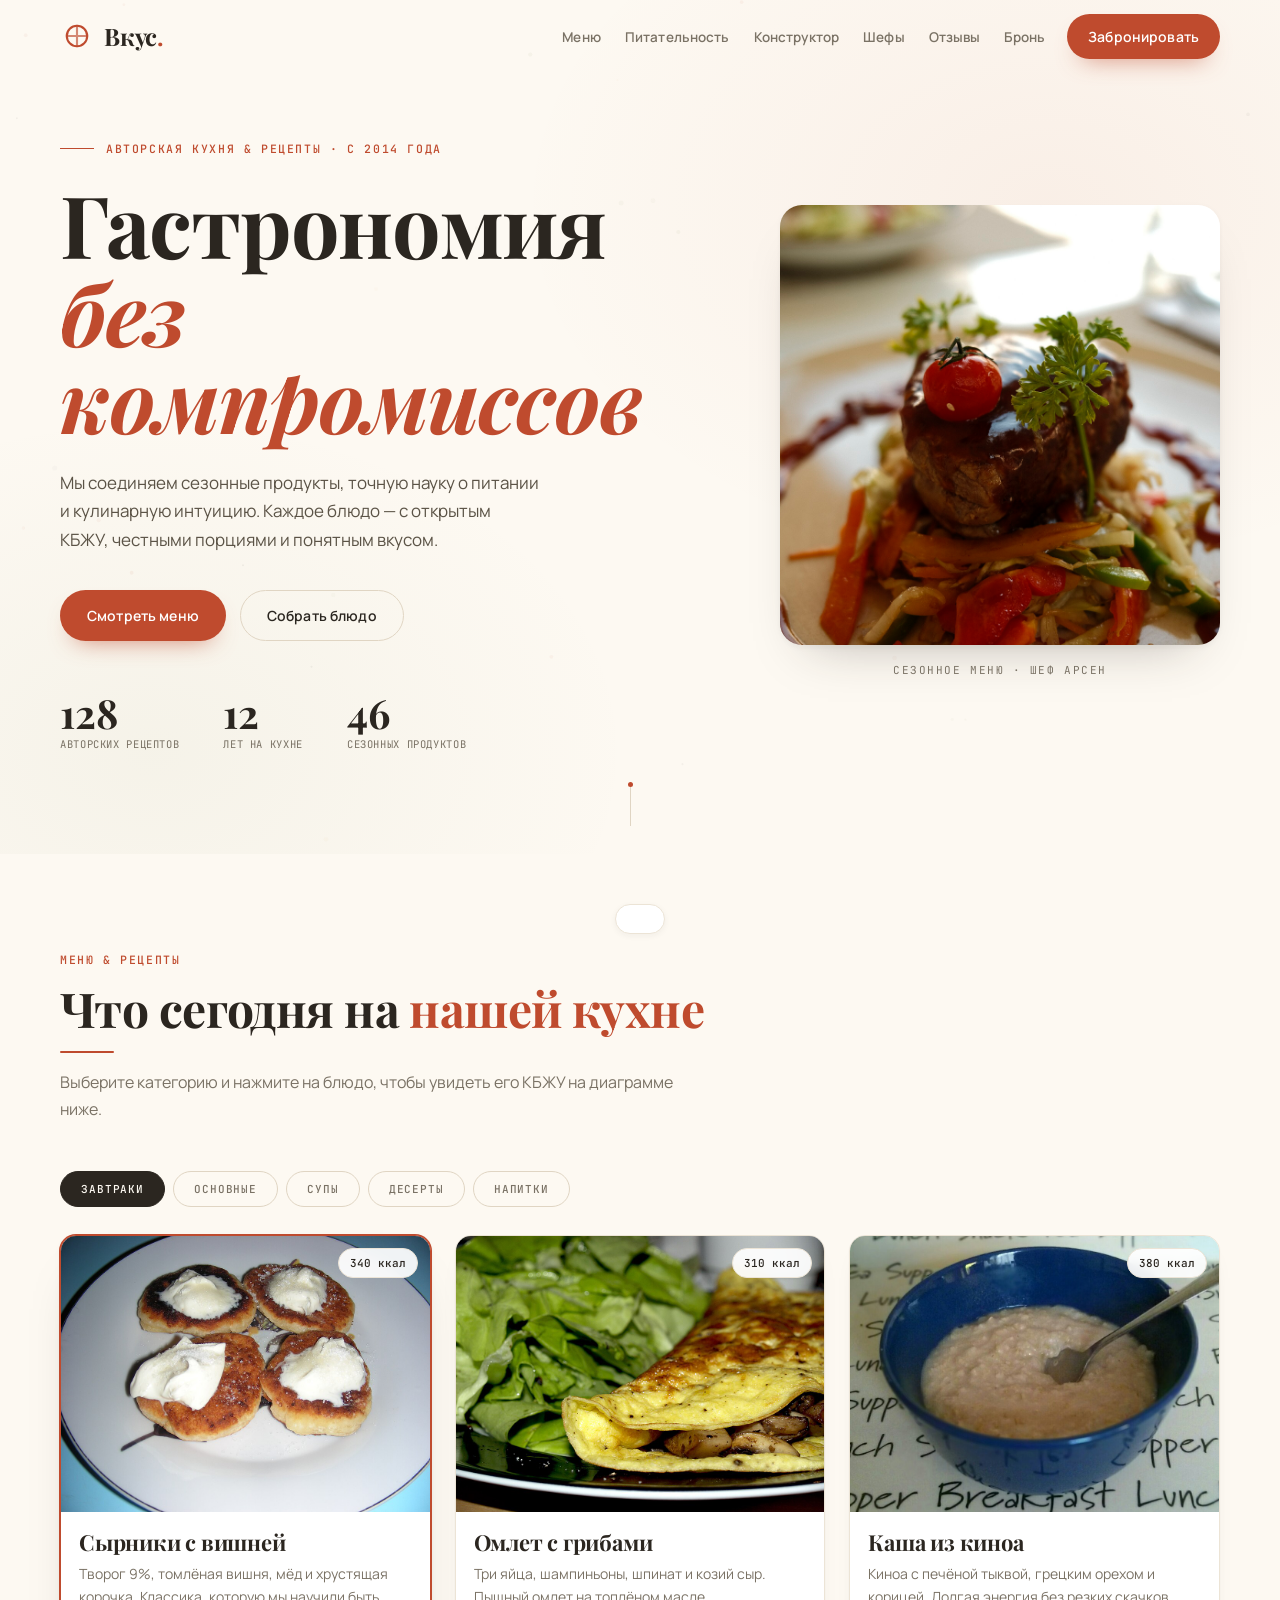
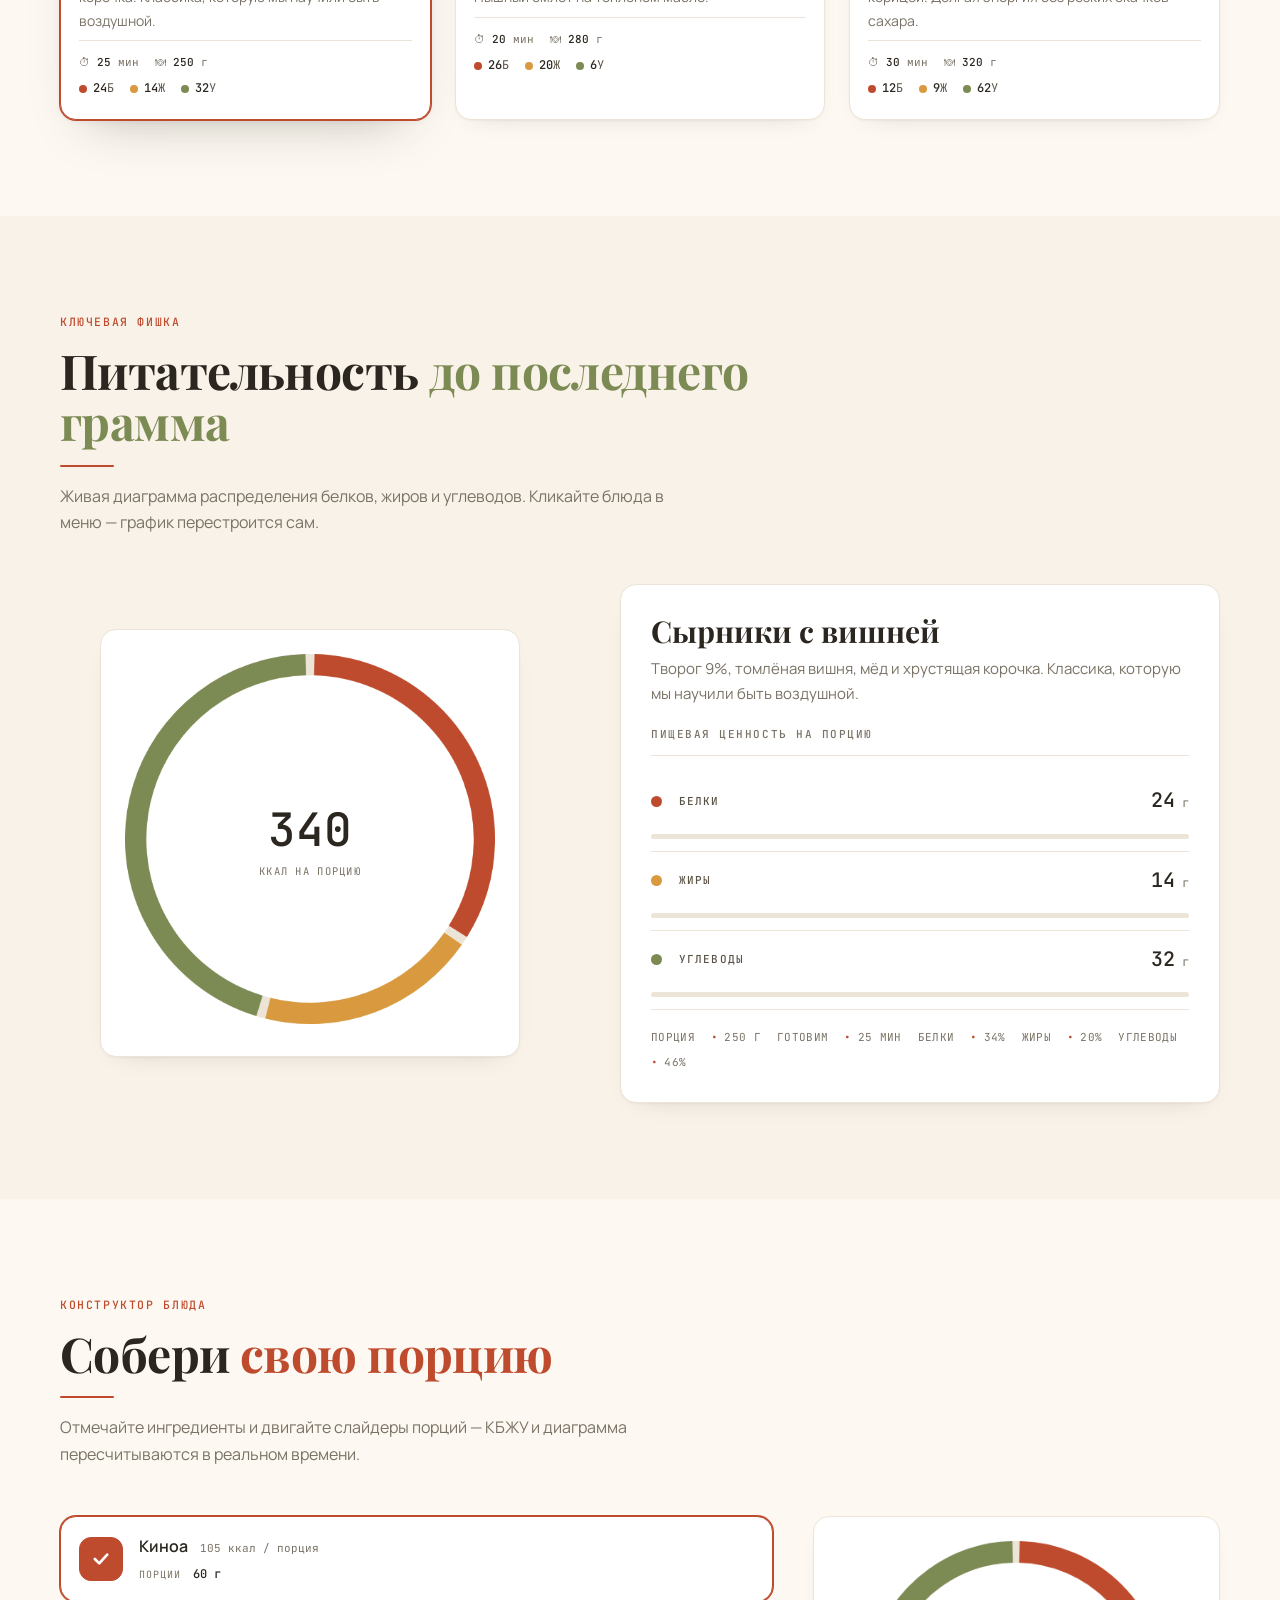
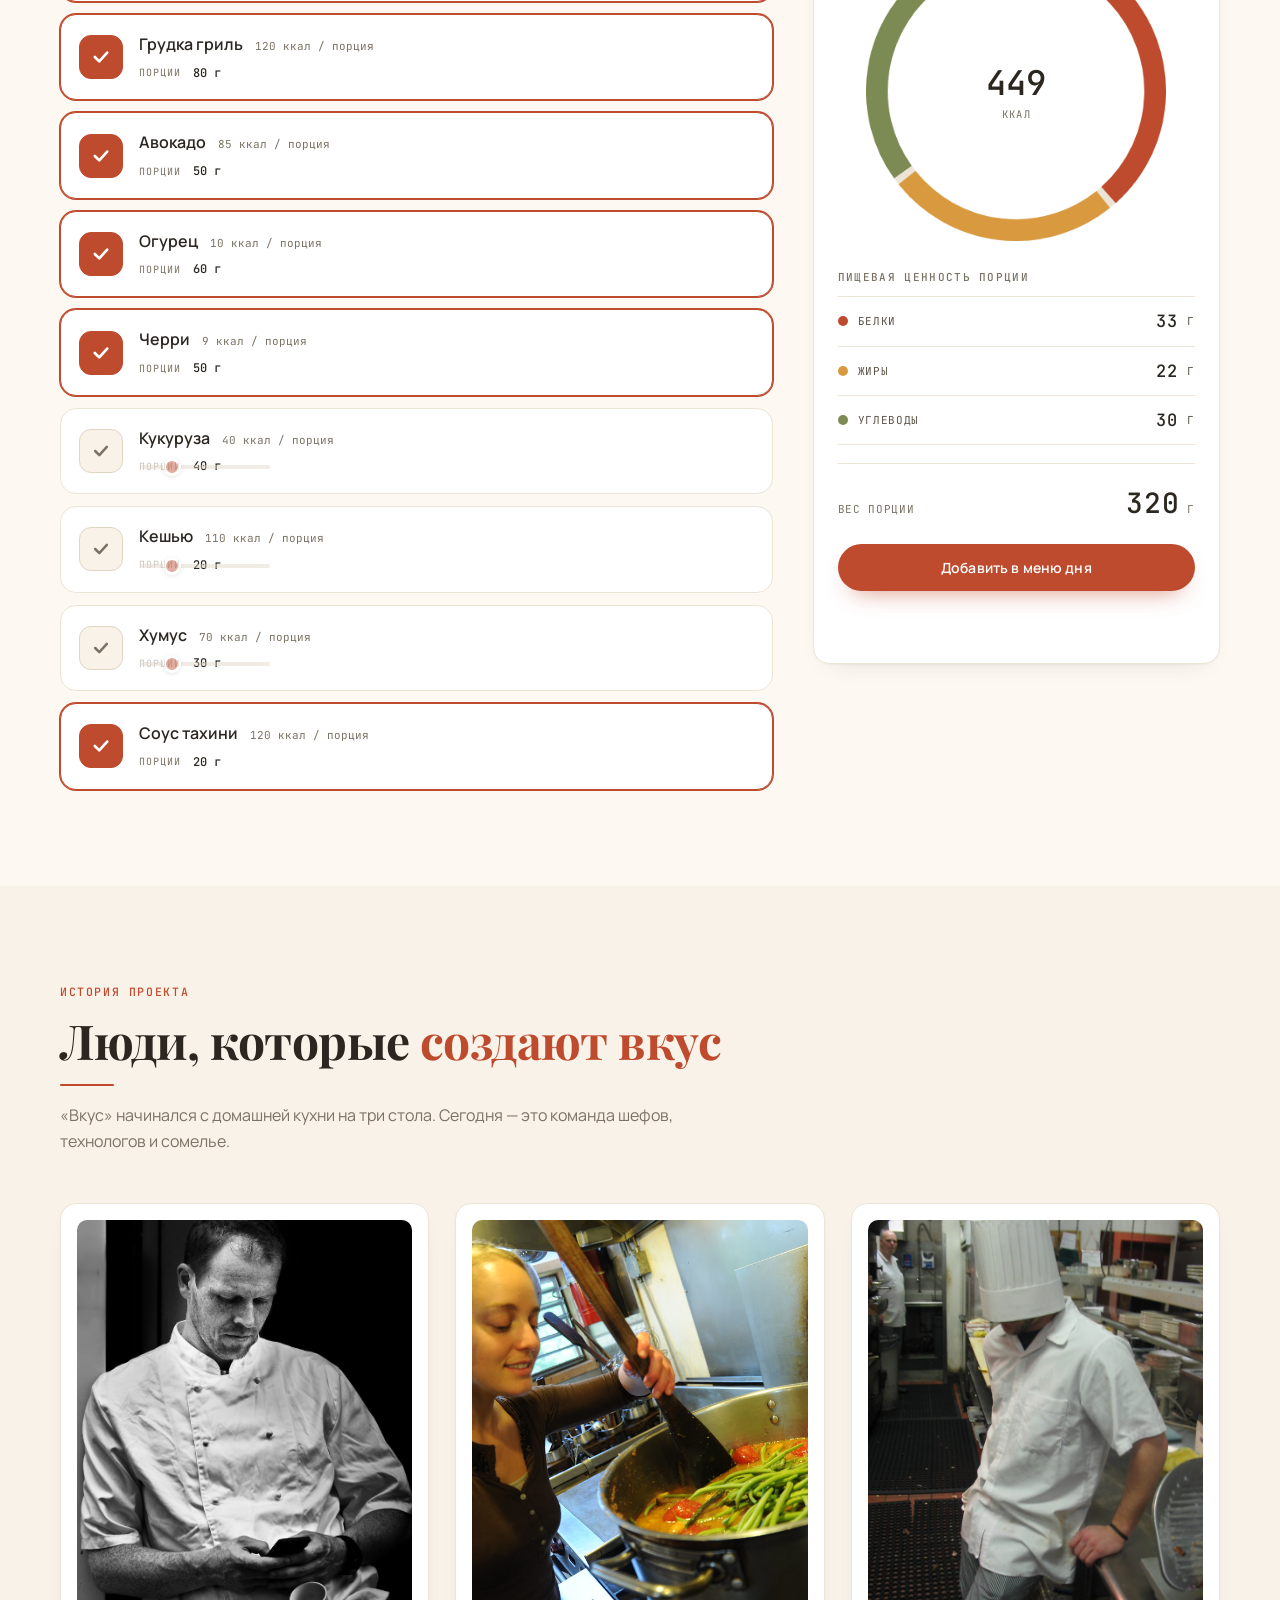
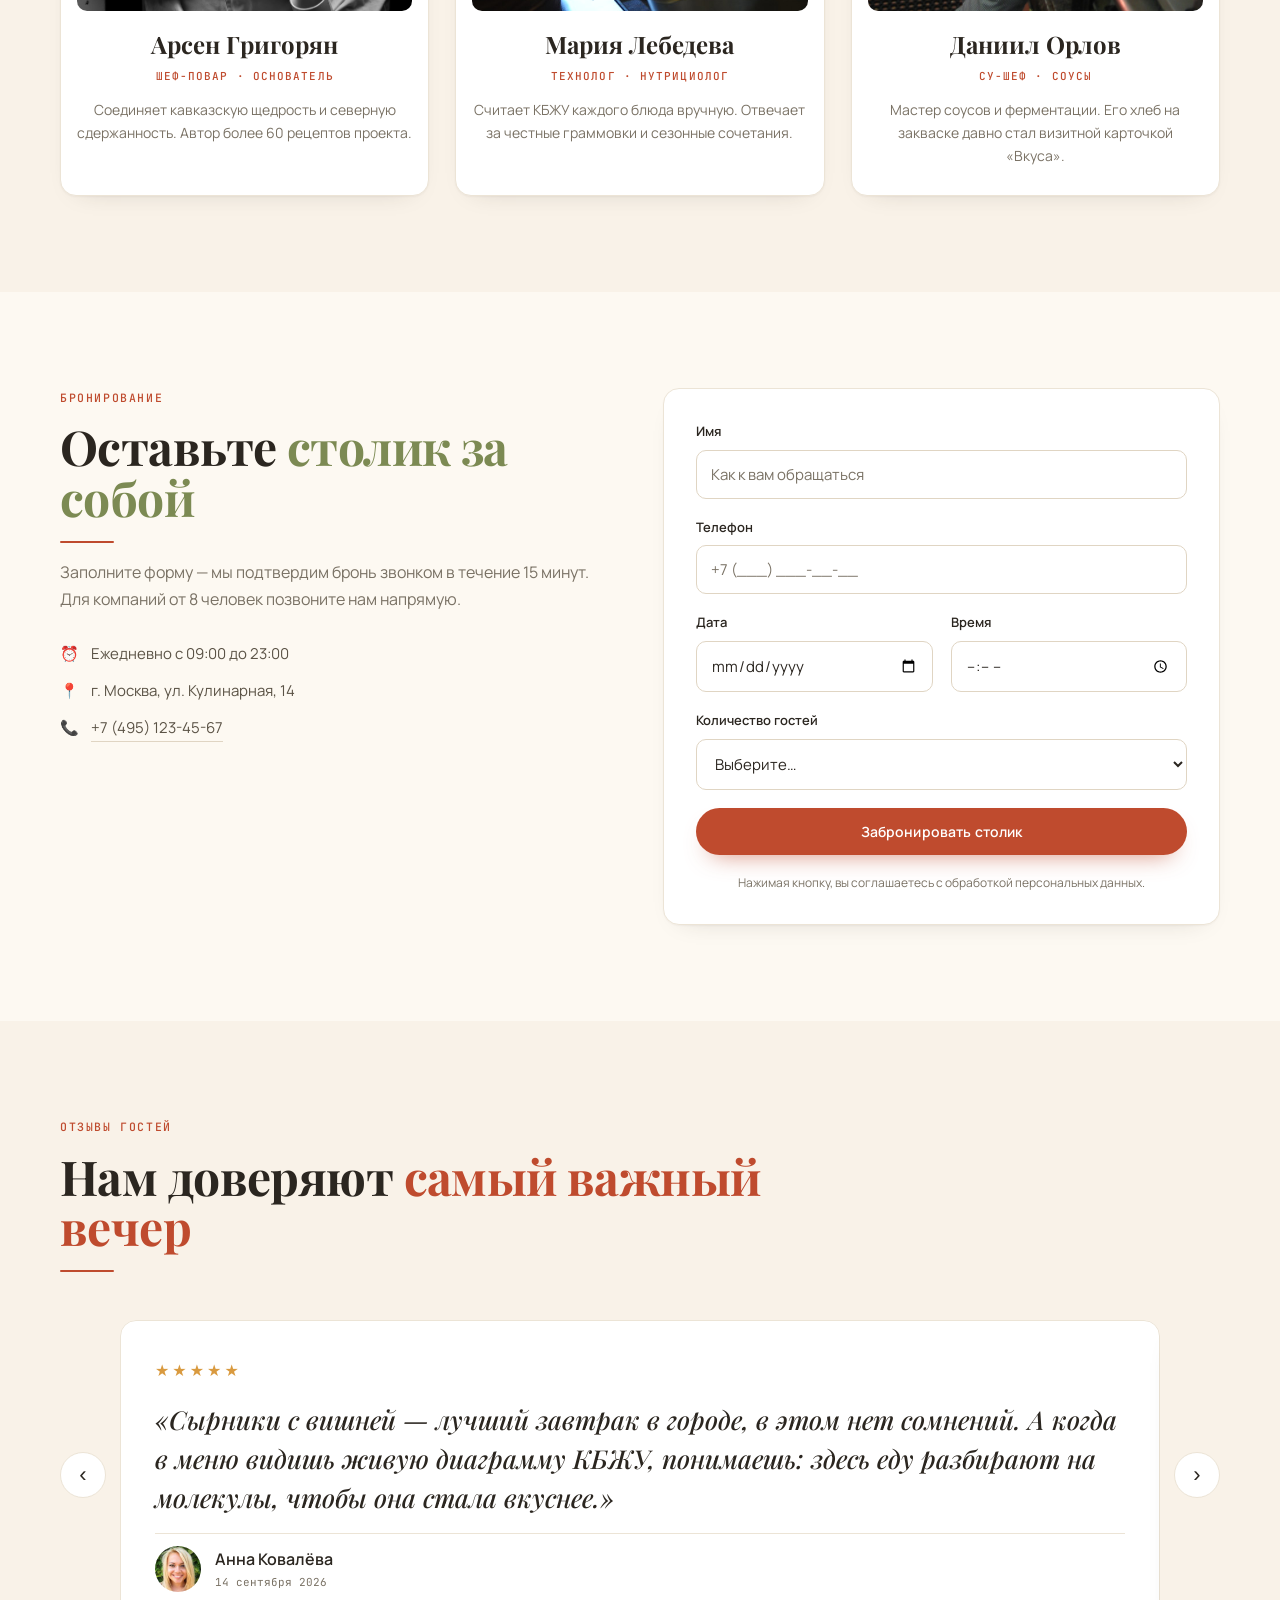
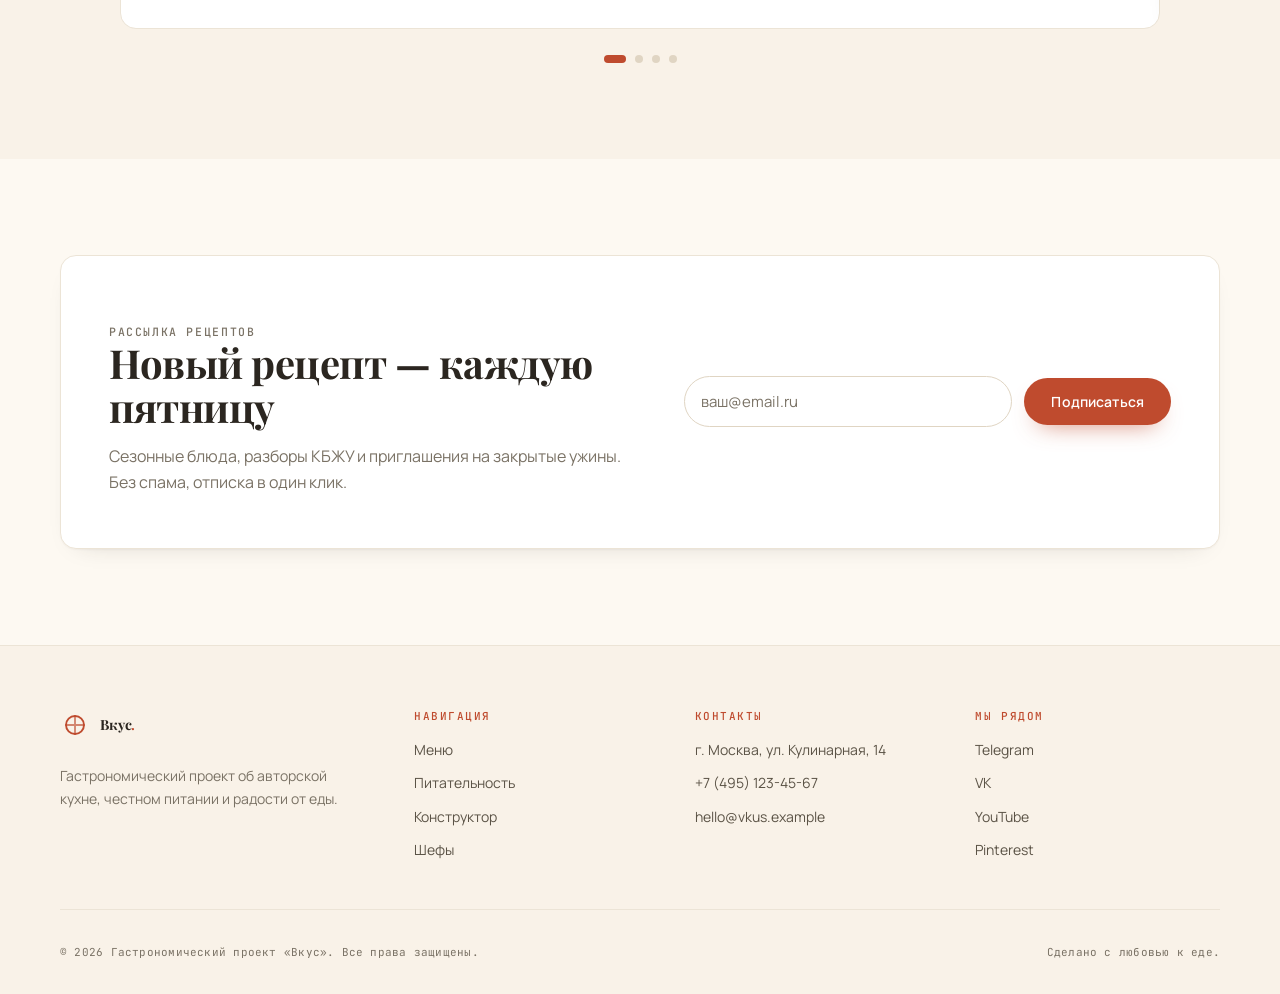
<file: food/index.html>
<!DOCTYPE html>
<html lang="ru">
<head>
  <meta charset="UTF-8">
  <meta name="viewport" content="width=device-width, initial-scale=1.0">
  <title>«Вкус» — авторская кухня, рецепты и КБЖУ | Гастрономия без компромиссов</title>
  <meta name="description" content="«Вкус» — гастрономический проект с авторскими рецептами. Интерактивные диаграммы КБЖУ, конструктор блюда, бронирование столика и подписка на новые рецепты.">
  <meta name="keywords" content="ресторан, рецепты, КБЖУ, калории, авторская кухня, бронирование столика, гастрономия">
  <meta name="author" content="Гастрономический проект «Вкус»">
  <meta name="theme-color" content="#fdf9f2">

  <!-- Open Graph -->
  <meta property="og:type" content="website">
  <meta property="og:title" content="«Вкус» — гастрономия без компромиссов">
  <meta property="og:description" content="Авторские рецепты, интерактивные диаграммы КБЖУ и конструктор блюда в реальном времени.">
  <meta property="og:image" content="assets/img/hero.jpg">
  <meta property="og:locale" content="ru_RU">
  <meta name="twitter:card" content="summary_large_image">
  <meta name="twitter:title" content="«Вкус» — гастрономия без компромиссов">
  <meta name="twitter:description" content="Авторские рецепты, интерактивные диаграммы КБЖУ и конструктор блюда.">

  <!-- Favicon -->
  <link rel="icon" type="image/svg+xml" href="favicon.svg">

  <!-- Google Fonts -->
  <link rel="preconnect" href="https://fonts.googleapis.com">
  <link rel="preconnect" href="https://fonts.gstatic.com" crossorigin>
  <link href="https://fonts.googleapis.com/css2?family=Playfair+Display:ital,wght@0,500;0,600;0,700;0,800;1,500;1,600&family=Manrope:wght@400;500;600;700;800&family=JetBrains+Mono:wght@400;500;700&display=swap" rel="stylesheet">

  <link rel="stylesheet" href="css/style.css">
</head>
<body>

  <a class="skip-link" href="#main">Перейти к содержимому</a>

  <!-- ============ HEADER ============ -->
  <header class="site-header" id="header">
    <div class="container header__inner">
      <a href="#hero" class="logo" aria-label="«Вкус» — на главную">
        <span class="logo__mark" aria-hidden="true">
          <svg viewBox="0 0 40 40" width="40" height="40">
            <circle cx="20" cy="20" r="12" fill="none" stroke="currentColor" stroke-width="2.5"/>
            <path d="M20 8v24M8 20h24" stroke="currentColor" stroke-width="2.5" stroke-linecap="round" opacity=".65"/>
          </svg>
        </span>
        <span class="logo__text">Вкус<em>.</em></span>
      </a>

      <nav class="nav" id="nav" aria-label="Основная навигация">
        <ul class="nav__list">
          <li><a href="#menu" class="nav__link">Меню</a></li>
          <li><a href="#nutrition" class="nav__link">Питательность</a></li>
          <li><a href="#builder" class="nav__link">Конструктор</a></li>
          <li><a href="#chefs" class="nav__link">Шефы</a></li>
          <li><a href="#reviews" class="nav__link">Отзывы</a></li>
          <li><a href="#booking" class="nav__link">Бронь</a></li>
        </ul>
        <a href="#booking" class="btn btn--primary nav__cta">Забронировать</a>
      </nav>

      <button class="burger" id="burger" aria-label="Открыть меню" aria-expanded="false" aria-controls="nav">
        <span></span><span></span><span></span>
      </button>
    </div>
  </header>

  <main id="main">

    <!-- ============ HERO ============ -->
    <section class="hero" id="hero">
      <canvas class="hero__particles" id="heroParticles" aria-hidden="true"></canvas>
      <div class="container hero__inner">
        <div class="hero__content reveal">
          <p class="hero__eyebrow">Авторская кухня &amp; рецепты · с 2014 года</p>
          <h1 class="hero__title">Гастрономия<br><span class="text-terracotta">без компромиссов</span></h1>
          <p class="hero__text">
            Мы соединяем сезонные продукты, точную науку о питании и кулинарную интуицию.
            Каждое блюдо — с открытым КБЖУ, честными порциями и понятным вкусом.
          </p>
          <div class="hero__actions">
            <a href="#menu" class="btn btn--primary">Смотреть меню</a>
            <a href="#builder" class="btn btn--ghost">Собрать блюдо</a>
          </div>
          <ul class="hero__stats">
            <li><strong data-counter="128">0</strong><span>авторских рецептов</span></li>
            <li><strong data-counter="12">0</strong><span>лет на кухне</span></li>
            <li><strong data-counter="46">0</strong><span>сезонных продуктов</span></li>
          </ul>
        </div>

        <div class="hero__visual reveal" aria-hidden="true">
          <div class="plate-wrap" data-parallax="0.06">
            <img class="hero__photo" src="assets/img/hero.jpg" alt="" width="1200" height="1200" loading="eager" fetchpriority="high" decoding="async">
            <span class="plate-caption">сезонное меню · шеф Арсен</span>
          </div>
        </div>
      </div>
      <a href="#menu" class="hero__scroll" aria-label="Прокрутить вниз"><span></span></a>
    </section>

    <!-- ============ МЕНЮ ============ -->
    <section class="section section--menu" id="menu">
      <div class="container">
        <header class="section__head reveal">
          <p class="section__eyebrow">Меню &amp; рецепты</p>
          <h2 class="section__title">Что сегодня на <span class="text-saffron">нашей кухне</span></h2>
          <p class="section__lead">Выберите категорию и нажмите на блюдо, чтобы увидеть его КБЖУ на диаграмме ниже.</p>
        </header>

        <div class="tabs reveal" role="tablist" aria-label="Категории меню">
          <button class="tab is-active" id="tab-breakfast" role="tab" aria-selected="true" aria-controls="dishes" tabindex="0" data-cat="breakfast">Завтраки</button>
          <button class="tab" id="tab-main" role="tab" aria-selected="false" aria-controls="dishes" tabindex="-1" data-cat="main">Основные</button>
          <button class="tab" id="tab-soup" role="tab" aria-selected="false" aria-controls="dishes" tabindex="-1" data-cat="soup">Супы</button>
          <button class="tab" id="tab-dessert" role="tab" aria-selected="false" aria-controls="dishes" tabindex="-1" data-cat="dessert">Десерты</button>
          <button class="tab" id="tab-drink" role="tab" aria-selected="false" aria-controls="dishes" tabindex="-1" data-cat="drink">Напитки</button>
        </div>

        <div class="grid dishes" id="dishes" role="tabpanel" aria-labelledby="tab-breakfast" tabindex="0" aria-live="polite"></div>
      </div>
    </section>

    <!-- ============ ВИЗУАЛИЗАЦИЯ ПИТАТЕЛЬНОСТИ ============ -->
    <section class="section section--nutrition" id="nutrition">
      <div class="container">
        <header class="section__head reveal">
          <p class="section__eyebrow">Ключевая фишка</p>
          <h2 class="section__title">Питательность <span class="text-olive">до последнего грамма</span></h2>
          <p class="section__lead">Живая диаграмма распределения белков, жиров и углеводов. Кликайте блюда в меню — график перестроится сам.</p>
        </header>

        <div class="nutrition reveal">
          <div class="nutrition__chart">
            <canvas id="donut" width="520" height="520" role="img" aria-label="Диаграмма распределения белков, жиров и углеводов"></canvas>
            <div class="nutrition__center" aria-hidden="true">
              <span class="nutrition__kcal" id="donutKcal">0</span>
              <span class="nutrition__kcal-label">ккал на порцию</span>
            </div>
          </div>
          <div class="nutrition__panel">
            <h3 class="nutrition__dish" id="donutDishName">Выберите блюдо</h3>
            <p class="nutrition__desc" id="donutDishDesc">Нажмите на любую карточку в разделе «Меню», чтобы увидеть детальную питательную ценность.</p>
            <p class="nutrition__label-cap">Пищевая ценность на порцию</p>
            <ul class="legend" id="donutLegend">
              <li class="legend__item" data-key="protein">
                <span class="legend__dot" style="--c:var(--protein)"></span>
                <span class="legend__name">Белки</span>
                <span class="legend__val"><b id="valProtein">0</b> г</span>
                <span class="legend__bar"><i style="--c:var(--protein)"></i></span>
              </li>
              <li class="legend__item" data-key="fat">
                <span class="legend__dot" style="--c:var(--fat)"></span>
                <span class="legend__name">Жиры</span>
                <span class="legend__val"><b id="valFat">0</b> г</span>
                <span class="legend__bar"><i style="--c:var(--fat)"></i></span>
              </li>
              <li class="legend__item" data-key="carb">
                <span class="legend__dot" style="--c:var(--carb)"></span>
                <span class="legend__name">Углеводы</span>
                <span class="legend__val"><b id="valCarb">0</b> г</span>
                <span class="legend__bar"><i style="--c:var(--carb)"></i></span>
              </li>
            </ul>
            <div class="nutrition__meta" id="donutMeta"></div>
          </div>
        </div>
      </div>
    </section>

    <!-- ============ КОНСТРУКТОР ============ -->
    <section class="section section--builder" id="builder">
      <div class="container">
        <header class="section__head reveal">
          <p class="section__eyebrow">Конструктор блюда</p>
          <h2 class="section__title">Собери <span class="text-terracotta">свою порцию</span></h2>
          <p class="section__lead">Отмечайте ингредиенты и двигайте слайдеры порций — КБЖУ и диаграмма пересчитываются в реальном времени.</p>
        </header>

        <div class="builder reveal">
          <div class="builder__list" id="builderList" role="group" aria-label="Ингредиенты"></div>

          <aside class="builder__summary">
            <div class="builder__chart">
              <canvas id="builderDonut" width="360" height="360" role="img" aria-label="Диаграмма КБЖУ собранного блюда"></canvas>
              <div class="builder__center" aria-hidden="true">
                <span class="builder__kcal" id="builderKcal">0</span>
                <span class="builder__kcal-label">ккал</span>
              </div>
            </div>

            <p class="builder__label-cap">Пищевая ценность порции</p>

            <ul class="builder__macros">
              <li><span class="dot dot--p"></span>Белки <b id="bProtein">0</b> г</li>
              <li><span class="dot dot--f"></span>Жиры <b id="bFat">0</b> г</li>
              <li><span class="dot dot--c"></span>Углеводы <b id="bCarb">0</b> г</li>
            </ul>

            <div class="builder__total">
              <span>Вес порции</span>
              <strong id="bWeight">0</strong> г
            </div>

            <button class="btn btn--primary btn--block" id="addToDay">Добавить в меню дня</button>
            <p class="builder__note" id="builderNote" role="status" aria-live="polite"></p>

            <div class="builder__day" id="dayList" role="list" aria-label="Блюда в меню дня"></div>
          </aside>
        </div>
      </div>
    </section>

    <!-- ============ ШЕФЫ ============ -->
    <section class="section section--chefs" id="chefs">
      <div class="container">
        <header class="section__head reveal">
          <p class="section__eyebrow">История проекта</p>
          <h2 class="section__title">Люди, которые <span class="text-saffron">создают вкус</span></h2>
          <p class="section__lead">«Вкус» начинался с домашней кухни на три стола. Сегодня — это команда шефов, технологов и сомелье.</p>
        </header>

        <div class="grid chefs">
          <article class="chef reveal">
            <div class="chef__photo">
              <img src="assets/img/chef1.jpg" alt="Портрет шеф-повара Арсена Григоряна" loading="lazy" width="128" height="128">
            </div>
            <h3 class="chef__name"><span>Арсен Григорян</span></h3>
            <p class="chef__role">Шеф-повар · основатель</p>
            <p class="chef__bio">Соединяет кавказскую щедрость и северную сдержанность. Автор более 60 рецептов проекта.</p>
          </article>
          <article class="chef reveal">
            <div class="chef__photo">
              <img src="assets/img/chef2.jpg" alt="Портрет технолога Марии Лебедевой" loading="lazy" width="128" height="128">
            </div>
            <h3 class="chef__name"><span>Мария Лебедева</span></h3>
            <p class="chef__role">Технолог · нутрициолог</p>
            <p class="chef__bio">Считает КБЖУ каждого блюда вручную. Отвечает за честные граммовки и сезонные сочетания.</p>
          </article>
          <article class="chef reveal">
            <div class="chef__photo">
              <img src="assets/img/chef3.jpg" alt="Портрет су-шефа Даниила Орлова" loading="lazy" width="128" height="128">
            </div>
            <h3 class="chef__name"><span>Даниил Орлов</span></h3>
            <p class="chef__role">Су-шеф · соусы</p>
            <p class="chef__bio">Мастер соусов и ферментации. Его хлеб на закваске давно стал визитной карточкой «Вкуса».</p>
          </article>
        </div>
      </div>
    </section>

    <!-- ============ БРОНИРОВАНИЕ ============ -->
    <section class="section section--booking" id="booking">
      <div class="container booking__inner">
        <div class="booking__intro reveal">
          <p class="section__eyebrow">Бронирование</p>
          <h2 class="section__title">Оставьте <span class="text-olive">столик за собой</span></h2>
          <p class="section__lead">Заполните форму — мы подтвердим бронь звонком в течение 15 минут. Для компаний от 8 человек позвоните нам напрямую.</p>
          <ul class="booking__info">
            <li><span aria-hidden="true">⏰</span> Ежедневно с 09:00 до 23:00</li>
            <li><span aria-hidden="true">📍</span> г. Москва, ул. Кулинарная, 14</li>
            <li><span aria-hidden="true">📞</span> <a href="tel:+74951234567">+7 (495) 123-45-67</a></li>
          </ul>
        </div>

        <form class="booking__form reveal" id="bookingForm" novalidate>
          <div class="field">
            <label for="bkName">Имя</label>
            <input type="text" id="bkName" name="name" placeholder="Как к вам обращаться" autocomplete="name" required>
            <small class="field__error" data-for="bkName"></small>
          </div>
          <div class="field">
            <label for="bkPhone">Телефон</label>
            <input type="tel" id="bkPhone" name="phone" placeholder="+7 (___) ___-__-__" autocomplete="tel" required>
            <small class="field__error" data-for="bkPhone"></small>
          </div>
          <div class="field-row">
            <div class="field">
              <label for="bkDate">Дата</label>
              <input type="date" id="bkDate" name="date" required>
              <small class="field__error" data-for="bkDate"></small>
            </div>
            <div class="field">
              <label for="bkTime">Время</label>
              <input type="time" id="bkTime" name="time" required>
              <small class="field__error" data-for="bkTime"></small>
            </div>
          </div>
          <div class="field">
            <label for="bkGuests">Количество гостей</label>
            <select id="bkGuests" name="guests" required>
              <option value="">Выберите…</option>
              <option value="1">1 гость</option>
              <option value="2">2 гостя</option>
              <option value="3">3 гостя</option>
              <option value="4">4 гостя</option>
              <option value="5">5 гостей</option>
              <option value="6">6 гостей</option>
              <option value="7">7 гостей</option>
            </select>
            <small class="field__error" data-for="bkGuests"></small>
          </div>
          <button type="submit" class="btn btn--primary btn--block">Забронировать столик</button>
          <p class="booking__privacy">Нажимая кнопку, вы соглашаетесь с обработкой персональных данных.</p>
        </form>
      </div>
    </section>

    <!-- ============ ОТЗЫВЫ ============ -->
    <section class="section section--reviews" id="reviews">
      <div class="container">
        <header class="section__head reveal">
          <p class="section__eyebrow">Отзывы гостей</p>
          <h2 class="section__title">Нам доверяют <span class="text-saffron">самый важный вечер</span></h2>
        </header>

        <div class="reviews reveal">
          <button class="reviews__nav reviews__nav--prev" id="revPrev" aria-label="Предыдущий отзыв">‹</button>
          <div class="reviews__viewport">
            <div class="reviews__track" id="revTrack"></div>
          </div>
          <button class="reviews__nav reviews__nav--next" id="revNext" aria-label="Следующий отзыв">›</button>
        </div>
        <div class="reviews__dots" id="revDots" role="group" aria-label="Навигация по отзывам"></div>
      </div>
    </section>

    <!-- ============ ПОДПИСКА ============ -->
    <section class="section section--subscribe" id="subscribe">
      <div class="container subscribe reveal">
        <div class="subscribe__text">
          <p class="section__eyebrow">Рассылка рецептов</p>
          <h2 class="subscribe__title">Новый рецепт — каждую пятницу</h2>
          <p>Сезонные блюда, разборы КБЖУ и приглашения на закрытые ужины. Без спама, отписка в один клик.</p>
        </div>
        <form class="subscribe__form" id="subscribeForm" novalidate>
          <label class="sr-only" for="subEmail">Email для подписки</label>
          <input type="email" id="subEmail" name="email" placeholder="ваш@email.ru" autocomplete="email" required>
          <button type="submit" class="btn btn--primary">Подписаться</button>
          <small class="subscribe__msg" id="subMsg" role="status" aria-live="polite"></small>
        </form>
      </div>
    </section>
  </main>

  <!-- ============ ФУТЕР ============ -->
  <footer class="site-footer">
    <div class="container footer__inner">
      <div class="footer__col footer__brand">
        <a href="#hero" class="logo logo--footer" aria-label="«Вкус» — наверх">
          <span class="logo__mark" aria-hidden="true">
            <svg viewBox="0 0 40 40" width="34" height="34">
              <circle cx="20" cy="20" r="12" fill="none" stroke="currentColor" stroke-width="2.5"/>
              <path d="M20 8v24M8 20h24" stroke="currentColor" stroke-width="2.5" stroke-linecap="round" opacity=".65"/>
            </svg>
          </span>
          <span class="logo__text">Вкус<em>.</em></span>
        </a>
        <p>Гастрономический проект об авторской кухне, честном питании и радости от еды.</p>
      </div>

      <nav class="footer__col" aria-label="Меню сайта">
        <h3>Навигация</h3>
        <ul>
          <li><a href="#menu">Меню</a></li>
          <li><a href="#nutrition">Питательность</a></li>
          <li><a href="#builder">Конструктор</a></li>
          <li><a href="#chefs">Шефы</a></li>
        </ul>
      </nav>

      <div class="footer__col">
        <h3>Контакты</h3>
        <ul>
          <li>г. Москва, ул. Кулинарная, 14</li>
          <li><a href="tel:+74951234567">+7 (495) 123-45-67</a></li>
          <li><a href="mailto:hello@vkus.example">hello@vkus.example</a></li>
        </ul>
      </div>

      <div class="footer__col">
        <h3>Мы рядом</h3>
        <ul class="socials">
          <li><a href="#" aria-label="Telegram" rel="noopener">Telegram</a></li>
          <li><a href="#" aria-label="VK" rel="noopener">VK</a></li>
          <li><a href="#" aria-label="YouTube" rel="noopener">YouTube</a></li>
          <li><a href="#" aria-label="Pinterest" rel="noopener">Pinterest</a></li>
        </ul>
      </div>
    </div>
    <div class="container footer__bottom">
      <p>© <span id="year"></span> Гастрономический проект «Вкус». Все права защищены.</p>
      <p>Сделано с любовью к еде.</p>
    </div>
  </footer>

  <div class="toast" id="toast" role="status" aria-live="polite"></div>

  <script src="js/main.js"></script>
</body>
</html>
</file>
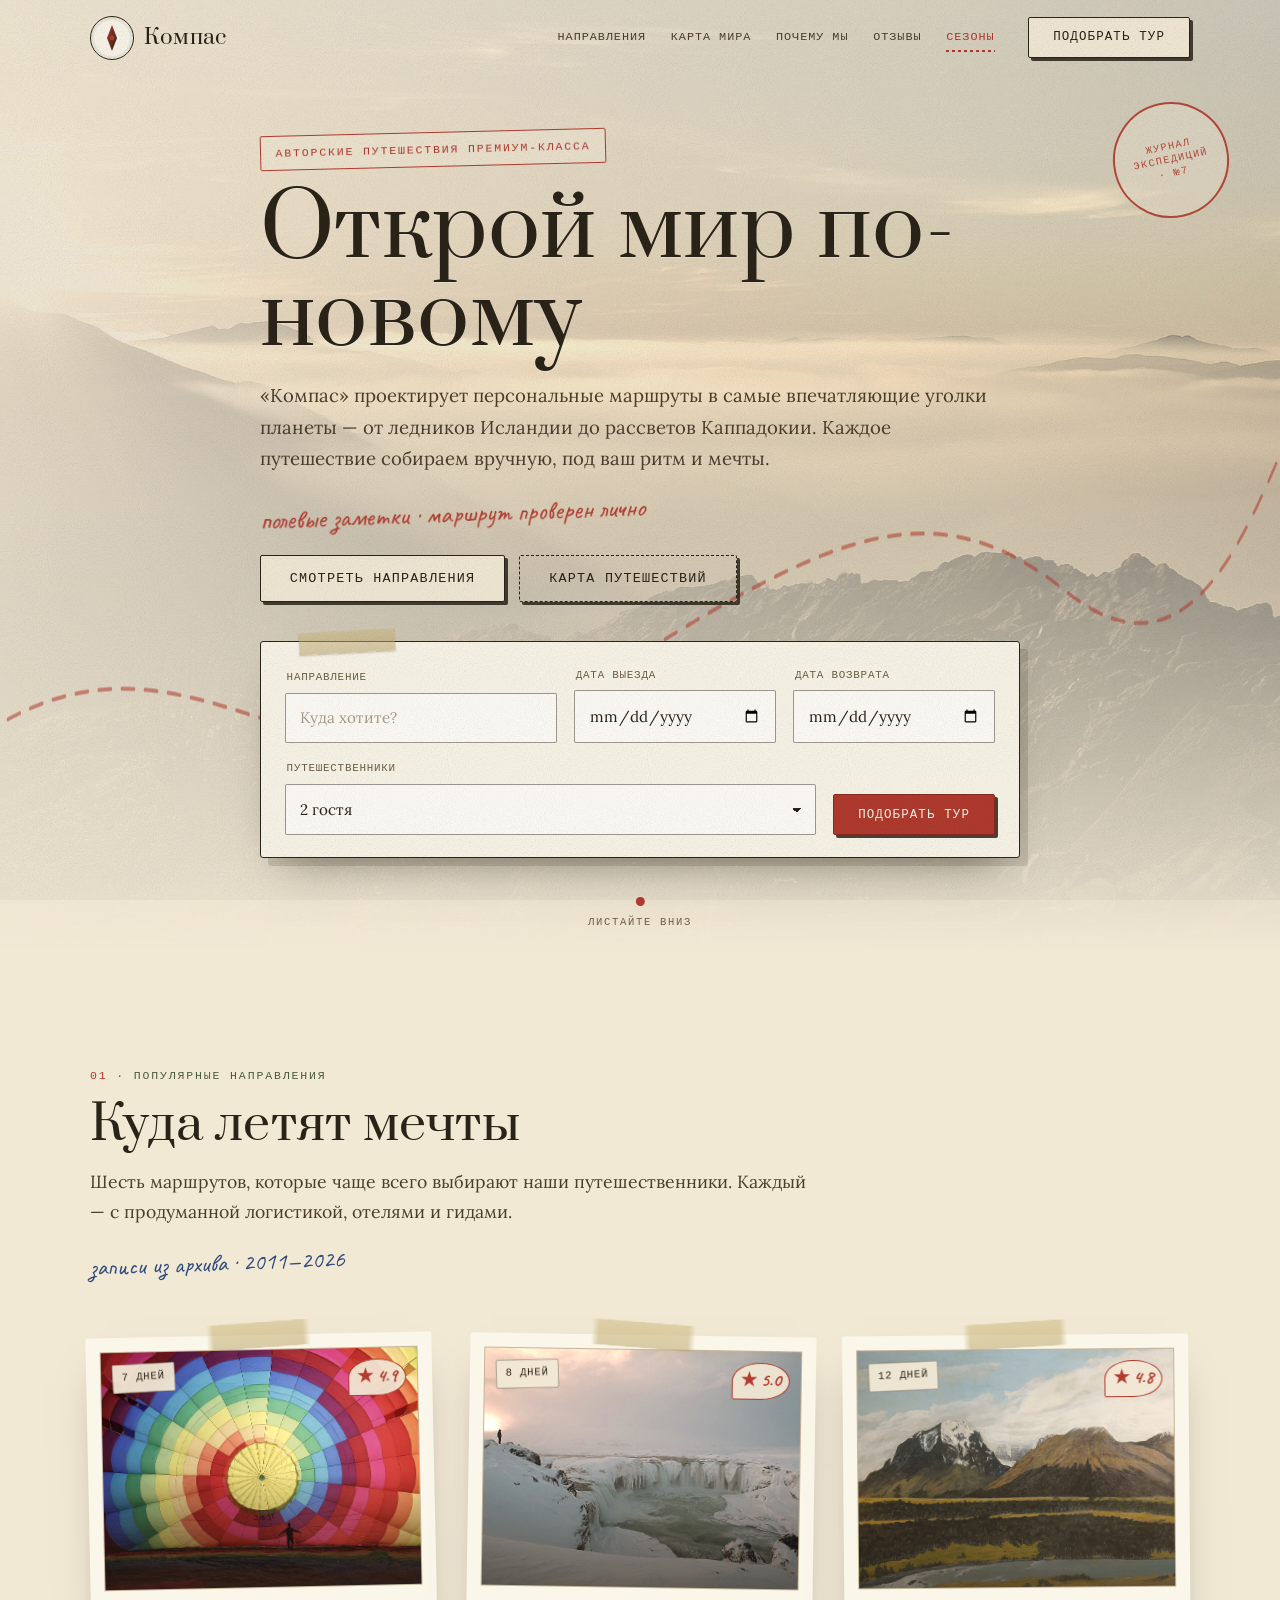
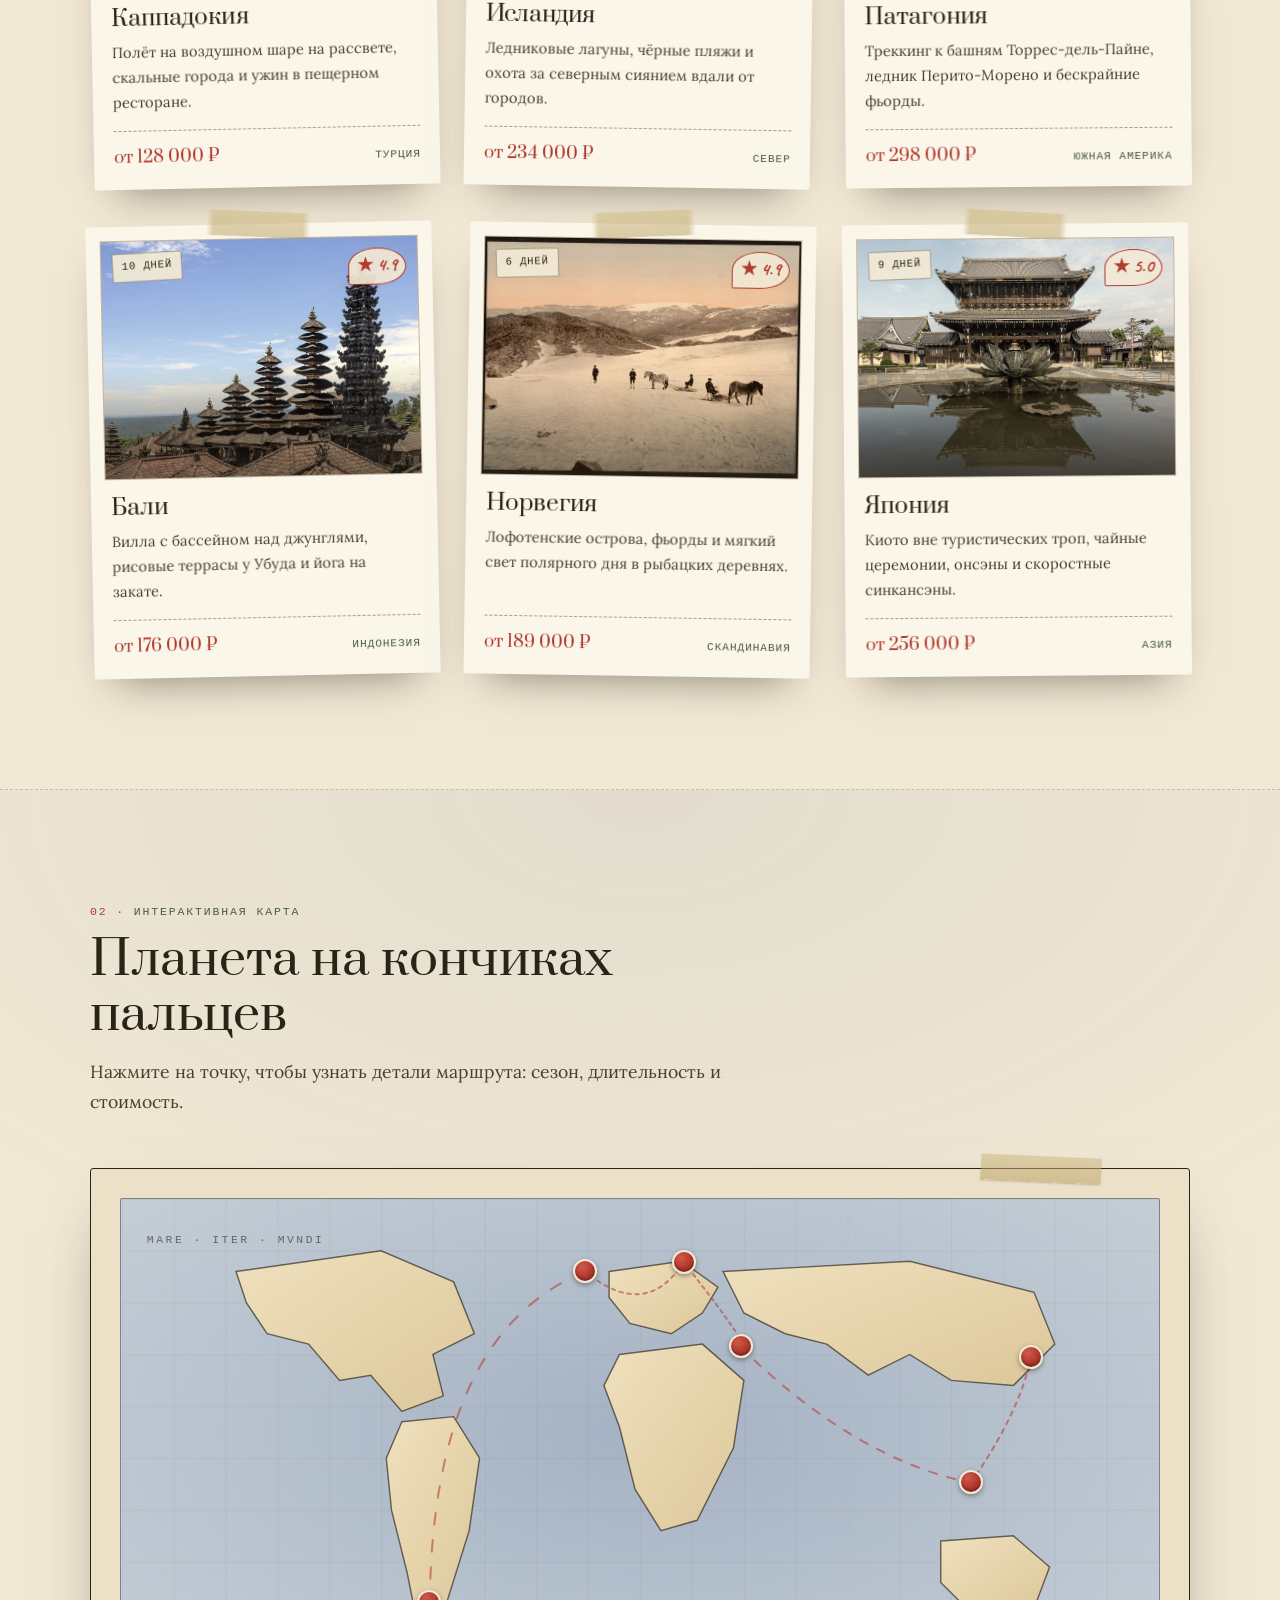
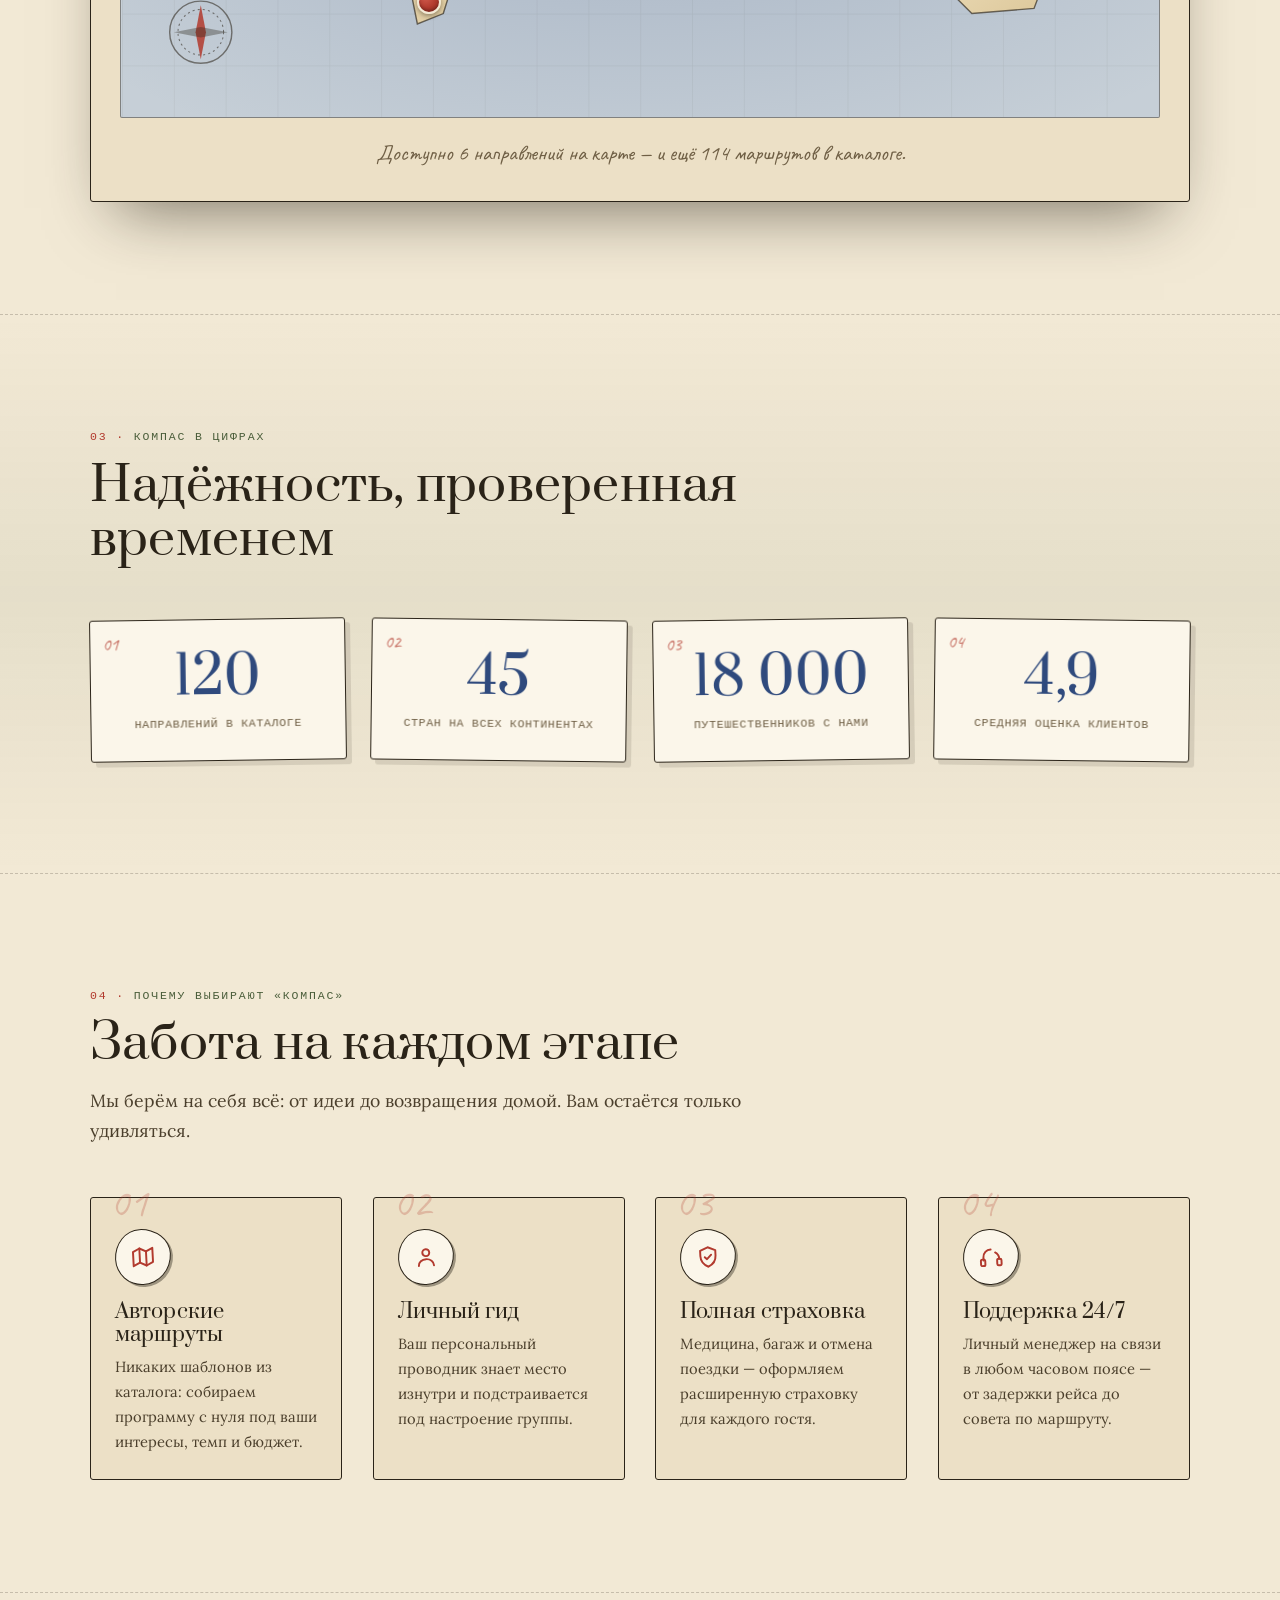
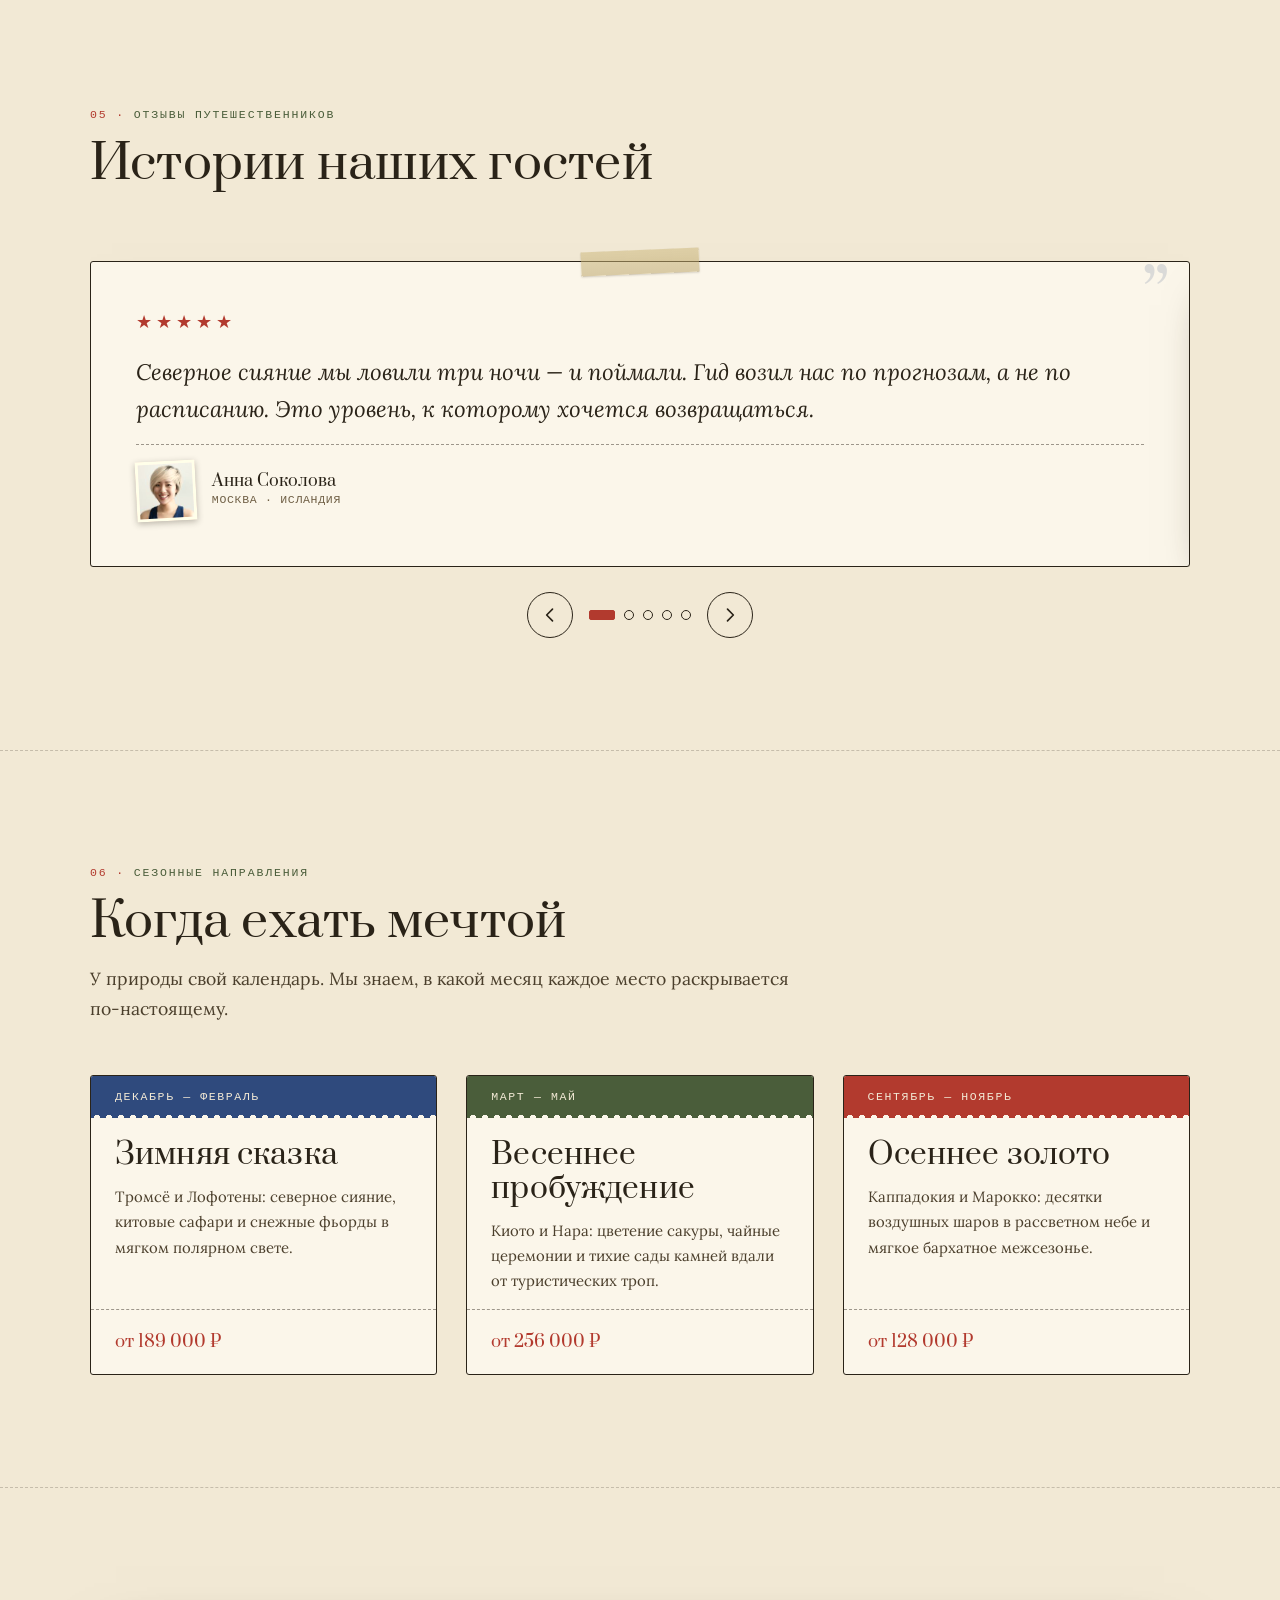
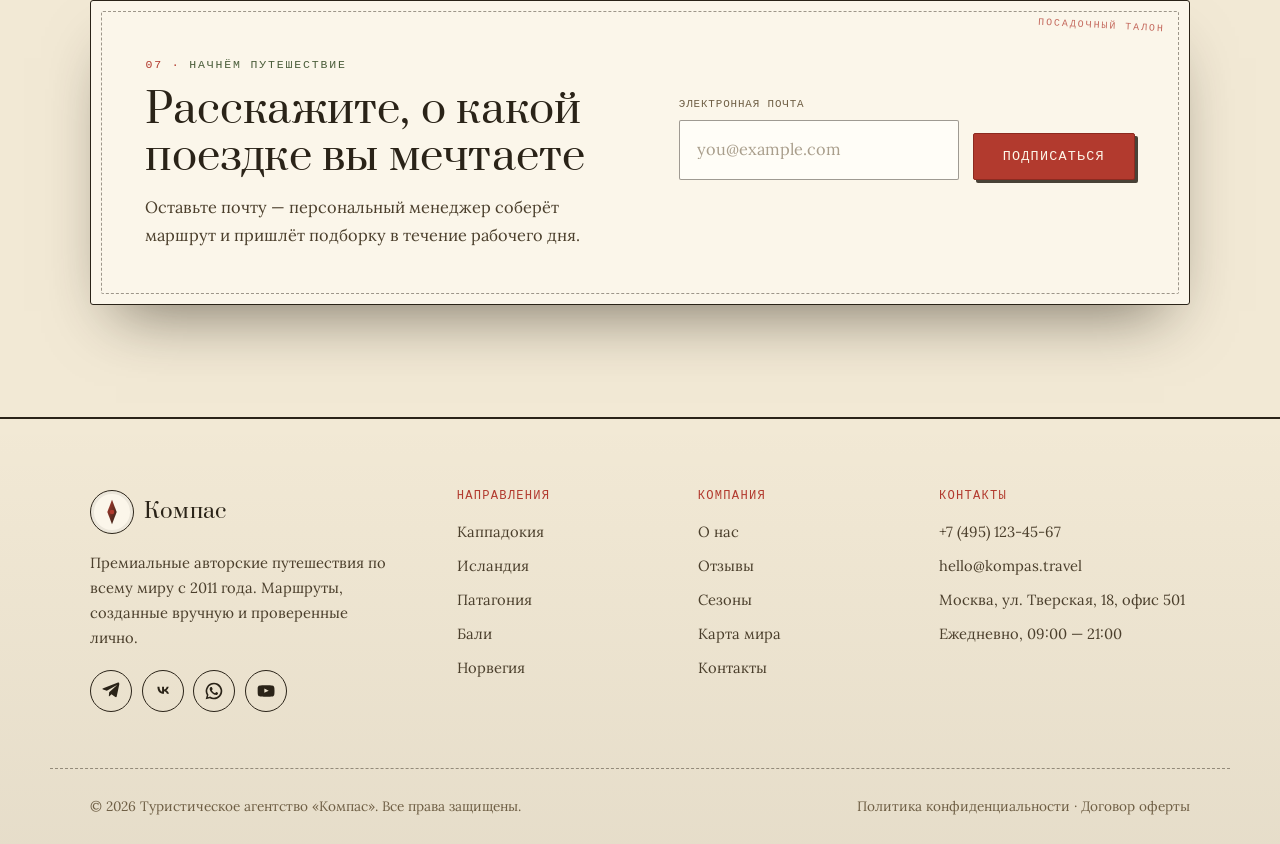
<file: travel/index.html>
<!DOCTYPE html>
<html lang="ru">
<head>
  <meta charset="UTF-8" >
  <meta name="viewport" content="width=device-width, initial-scale=1.0" >
  <title>Компас — премиальные авторские путешествия</title>
  <meta name="description" content="Туристическое агентство «Компас» создаёт премиальные авторские путешествия: Каппадокия, Исландия, Патагония, Бали, Норвегия и Япония. Персональные маршруты, личный гид и поддержка 24/7." >
  <meta name="theme-color" content="#f2e9d5" >
  <meta name="author" content="Туристическое агентство «Компас»" >

  <meta property="og:type" content="website" >
  <meta property="og:locale" content="ru_RU" >
  <meta property="og:site_name" content="Компас" >
  <meta property="og:title" content="Компас — открой мир по-новому" >
  <meta property="og:description" content="Премиальные авторские путешествия в самые впечатляющие уголки планеты. Маршруты, созданные вручную под ваш ритм и мечты." >
  <meta property="og:image" content="assets/img/hero.jpg" >
  <meta name="twitter:card" content="summary_large_image" >

  <link rel="icon" href="favicon.svg" type="image/svg+xml" >

  <link rel="preconnect" href="https://fonts.googleapis.com" >
  <link rel="preconnect" href="https://fonts.gstatic.com" crossorigin >
  <link href="https://fonts.googleapis.com/css2?family=Caveat:wght@400;500;600;700&family=Lora:ital,wght@0,400;0,500;0,600;1,400;1,500&family=PT+Mono&family=Prata&display=swap" rel="stylesheet" >

  <link rel="stylesheet" href="css/style.css" >
</head>
<body>
  <a class="skip-link" href="#main">Перейти к содержимому</a>

  <header class="site-header" id="header">
    <div class="container header-inner">
      <a class="brand" href="#hero" aria-label="Компас — на главную">
        <span class="brand-mark" aria-hidden="true">
          <svg viewBox="0 0 32 32" width="32" height="32" focusable="false">
            <path d="M16 3 L21 16 L16 29 L11 16 Z" fill="url(#brandGrad)" />
            <circle cx="16" cy="16" r="2.4" fill="#b23a2e" />
            <defs>
              <linearGradient id="brandGrad" x1="0" y1="0" x2="1" y2="1">
                <stop offset="0" stop-color="#b23a2e" />
                <stop offset="1" stop-color="#2a2318" />
              </linearGradient>
            </defs>
          </svg>
        </span>
        <span class="brand-text">Компас</span>
      </a>

      <nav class="main-nav" id="main-nav" aria-label="Основная навигация">
        <ul class="nav-list">
          <li><a class="nav-link" href="#destinations">Направления</a></li>
          <li><a class="nav-link" href="#map">Карта мира</a></li>
          <li><a class="nav-link" href="#why">Почему мы</a></li>
          <li><a class="nav-link" href="#reviews">Отзывы</a></li>
          <li><a class="nav-link" href="#seasons">Сезоны</a></li>
        </ul>
        <a class="btn btn-primary nav-cta" href="#cta">Подобрать тур</a>
      </nav>

      <button class="menu-toggle" id="menu-toggle" type="button" aria-label="Открыть меню" aria-expanded="false" aria-controls="main-nav">
        <span class="menu-bar"></span>
        <span class="menu-bar"></span>
        <span class="menu-bar"></span>
      </button>
    </div>
  </header>

  <main id="main">
    <section class="hero" id="hero" aria-label="Главный экран">
      <img class="hero-bg" src="assets/img/hero.jpg" alt="Рассвет над горным хребтом в лучах утреннего солнца" width="1920" height="1388" fetchpriority="high" >
      <div class="hero-overlay" aria-hidden="true"></div>
      <svg class="hero-route" viewBox="0 0 1440 600" preserveAspectRatio="none" aria-hidden="true" focusable="false">
        <path class="hero-route-line" d="M-40 470 C 220 360 360 540 640 440 S 1040 300 1200 372 S 1420 300 1480 236" />
      </svg>
      <p class="hero-stamp" aria-hidden="true">Журнал экспедиций · №7</p>

      <div class="container hero-content">
        <p class="hero-eyebrow reveal">Авторские путешествия премиум-класса</p>
        <h1 class="hero-title reveal">Открой мир по-новому</h1>
        <p class="hero-lead reveal">
          «Компас» проектирует персональные маршруты в самые впечатляющие уголки планеты — от ледников
          Исландии до рассветов Каппадокии. Каждое путешествие собираем вручную, под ваш ритм и мечты.
        </p>
        <p class="hero-note reveal" aria-hidden="true">полевые заметки · маршрут проверен лично</p>
        <div class="hero-actions reveal">
          <a class="btn btn-primary btn-lg" href="#destinations">Смотреть направления</a>
          <a class="btn btn-ghost btn-lg" href="#map">Карта путешествий</a>
        </div>

        <form class="search-form reveal" id="search-form" aria-label="Поиск тура" novalidate>
          <div class="field field-grow">
            <label for="search-direction">Направление</label>
            <input id="search-direction" name="direction" type="text" list="direction-list" placeholder="Куда хотите?" autocomplete="off" >
            <datalist id="direction-list">
              <option value="Каппадокия"></option>
              <option value="Исландия"></option>
              <option value="Патагония"></option>
              <option value="Бали"></option>
              <option value="Норвегия"></option>
              <option value="Япония"></option>
            </datalist>
          </div>
          <div class="field">
            <label for="search-from">Дата выезда</label>
            <input id="search-from" name="dateFrom" type="date" >
          </div>
          <div class="field">
            <label for="search-to">Дата возврата</label>
            <input id="search-to" name="dateTo" type="date" >
          </div>
          <div class="field">
            <label for="search-guests">Путешественники</label>
            <select id="search-guests" name="guests">
              <option value="1">1 гость</option>
              <option value="2" selected>2 гостя</option>
              <option value="3">3 гостя</option>
              <option value="4">4 гостя</option>
              <option value="5">5 гостей</option>
              <option value="6">6+ гостей</option>
            </select>
          </div>
          <button class="btn btn-accent field-action" type="submit">Подобрать тур</button>
        </form>
      </div>

      <div class="scroll-hint" aria-hidden="true">
        <span class="scroll-hint-dot"></span>
        <span class="scroll-hint-text">Листайте вниз</span>
      </div>
    </section>

    <section class="section" id="destinations" aria-labelledby="destinations-title">
      <div class="container">
        <header class="section-head reveal">
          <p class="eyebrow">Популярные направления</p>
          <h2 class="section-title" id="destinations-title">Куда летят мечты</h2>
          <p class="section-lead">Шесть маршрутов, которые чаще всего выбирают наши путешественники. Каждый — с продуманной логистикой, отелями и гидами.</p>
          <p class="margin-note" aria-hidden="true">записи из архива · 2011—2026</p>
        </header>

        <div class="cards-grid" id="destination-grid">
          <article class="card reveal">
            <div class="card-media">
              <img src="assets/img/cappadocia.jpg" alt="Воздушные шары над долинами Каппадокии на рассвете" loading="lazy" width="800" height="600" >
              <span class="card-badge">7 дней</span>
              <span class="card-rating" role="img" aria-label="Рейтинг 4.9 из 5">★ 4.9</span>
            </div>
            <div class="card-body">
              <h3 class="card-title">Каппадокия</h3>
              <p class="card-text">Полёт на воздушном шаре на рассвете, скальные города и ужин в пещерном ресторане.</p>
              <div class="card-foot">
                <span class="card-price">от 128 000 ₽</span>
                <span class="card-link">Турция</span>
              </div>
            </div>
          </article>

          <article class="card reveal">
            <div class="card-media">
              <img src="assets/img/iceland.jpg" alt="Ледник и водопад в Исландии" loading="lazy" width="800" height="600" >
              <span class="card-badge">8 дней</span>
              <span class="card-rating" role="img" aria-label="Рейтинг 5.0 из 5">★ 5.0</span>
            </div>
            <div class="card-body">
              <h3 class="card-title">Исландия</h3>
              <p class="card-text">Ледниковые лагуны, чёрные пляжи и охота за северным сиянием вдали от городов.</p>
              <div class="card-foot">
                <span class="card-price">от 234 000 ₽</span>
                <span class="card-link">Север</span>
              </div>
            </div>
          </article>

          <article class="card reveal">
            <div class="card-media">
              <img src="assets/img/patagonia.jpg" alt="Горные вершины Патагонии" loading="lazy" width="800" height="600" >
              <span class="card-badge">12 дней</span>
              <span class="card-rating" role="img" aria-label="Рейтинг 4.8 из 5">★ 4.8</span>
            </div>
            <div class="card-body">
              <h3 class="card-title">Патагония</h3>
              <p class="card-text">Треккинг к башням Торрес-дель-Пайне, ледник Перито-Морено и бескрайние фьорды.</p>
              <div class="card-foot">
                <span class="card-price">от 298 000 ₽</span>
                <span class="card-link">Южная Америка</span>
              </div>
            </div>
          </article>

          <article class="card reveal">
            <div class="card-media">
              <img src="assets/img/bali.jpg" alt="Рисовые террасы и храм на Бали" loading="lazy" width="800" height="600" >
              <span class="card-badge">10 дней</span>
              <span class="card-rating" role="img" aria-label="Рейтинг 4.9 из 5">★ 4.9</span>
            </div>
            <div class="card-body">
              <h3 class="card-title">Бали</h3>
              <p class="card-text">Вилла с бассейном над джунглями, рисовые террасы у Убуда и йога на закате.</p>
              <div class="card-foot">
                <span class="card-price">от 176 000 ₽</span>
                <span class="card-link">Индонезия</span>
              </div>
            </div>
          </article>

          <article class="card reveal">
            <div class="card-media">
              <img src="assets/img/norway.jpg" alt="Фьорды и рыбацкие домики Норвегии" loading="lazy" width="800" height="600" >
              <span class="card-badge">6 дней</span>
              <span class="card-rating" role="img" aria-label="Рейтинг 4.9 из 5">★ 4.9</span>
            </div>
            <div class="card-body">
              <h3 class="card-title">Норвегия</h3>
              <p class="card-text">Лофотенские острова, фьорды и мягкий свет полярного дня в рыбацких деревнях.</p>
              <div class="card-foot">
                <span class="card-price">от 189 000 ₽</span>
                <span class="card-link">Скандинавия</span>
              </div>
            </div>
          </article>

          <article class="card reveal">
            <div class="card-media">
              <img src="assets/img/japan.jpg" alt="Храм и цветущая сакура в Японии" loading="lazy" width="800" height="600" >
              <span class="card-badge">9 дней</span>
              <span class="card-rating" role="img" aria-label="Рейтинг 5.0 из 5">★ 5.0</span>
            </div>
            <div class="card-body">
              <h3 class="card-title">Япония</h3>
              <p class="card-text">Киото вне туристических троп, чайные церемонии, онсэны и скоростные синкансэны.</p>
              <div class="card-foot">
                <span class="card-price">от 256 000 ₽</span>
                <span class="card-link">Азия</span>
              </div>
            </div>
          </article>
        </div>
      </div>
    </section>

    <section class="section section-map" id="map" aria-labelledby="map-title">
      <div class="container">
        <header class="section-head reveal">
          <p class="eyebrow">Интерактивная карта</p>
          <h2 class="section-title" id="map-title">Планета на кончиках пальцев</h2>
          <p class="section-lead">Нажмите на точку, чтобы узнать детали маршрута: сезон, длительность и стоимость.</p>
        </header>

        <div class="map-panel reveal">
          <div class="map-wrap" id="map-wrap">
            <svg class="world-map" viewBox="0 0 1000 500" preserveAspectRatio="xMidYMid meet" role="img" aria-label="Стилизованная карта мира с направлениями Компас">
              <defs>
                <linearGradient id="landGrad" x1="0" y1="0" x2="1" y2="1">
                  <stop offset="0" stop-color="#efe0bd" />
                  <stop offset="1" stop-color="#dcc79a" />
                </linearGradient>
                <radialGradient id="oceanGlow" cx="50%" cy="45%" r="70%">
                  <stop offset="0" stop-color="#2f4a7d" stop-opacity="0.22" />
                  <stop offset="1" stop-color="#2f4a7d" stop-opacity="0" />
                </radialGradient>
                <pattern id="mapGrid" width="50" height="50" patternUnits="userSpaceOnUse">
                  <path d="M50 0 L0 0 0 50" fill="none" stroke="#2a2318" stroke-opacity="0.10" stroke-width="1" />
                </pattern>
              </defs>
              <rect width="1000" height="500" fill="#c6cfd7" />
              <rect width="1000" height="500" fill="url(#mapGrid)" />
              <rect width="1000" height="500" fill="url(#oceanGlow)" />
              <g class="map-land" fill="url(#landGrad)" stroke="#2a2318" stroke-opacity="0.65" stroke-width="1.4">
                <path d="M110,70 L250,50 L320,80 L340,130 L300,150 L310,190 L270,205 L240,170 L210,175 L180,140 L140,130 L120,100 Z" />
                <path d="M270,215 L320,210 L345,250 L335,320 L310,400 L285,410 L275,360 L260,300 L255,250 Z" />
                <path d="M470,70 L540,60 L575,85 L560,110 L530,130 L490,120 L470,95 Z" />
                <path d="M480,150 L560,140 L600,175 L590,240 L555,310 L520,320 L495,280 L480,220 L465,180 Z" />
                <path d="M580,70 L760,60 L880,90 L900,140 L860,180 L800,175 L760,150 L720,170 L680,140 L640,130 L600,110 Z" />
                <path d="M790,330 L860,325 L895,355 L880,395 L820,400 L790,370 Z" />
              </g>
              <g class="map-routes">
                <path class="route" pathLength="100" d="M542,61 Q 505,118 447,70" />
                <path class="route" pathLength="100" d="M447,70 Q 300,130 297,389" />
                <path class="route" pathLength="100" d="M542,61 Q 612,150 597,143" />
                <path class="route" pathLength="100" d="M597,143 Q 706,250 819,274" />
                <path class="route" pathLength="100" d="M819,274 Q 866,206 877,153" />
              </g>
              <g class="map-rose" transform="translate(76,418)" fill="none" stroke="#2a2318" stroke-opacity="0.55">
                <circle r="30" stroke-width="1.4" />
                <circle r="22" stroke-width="1" stroke-dasharray="2 3" />
                <path d="M0,-26 L5,0 L0,26 L-5,0 Z" fill="#b23a2e" fill-opacity="0.85" stroke="none" />
                <path d="M-26,0 L0,5 L26,0 L0,-5 Z" fill="#2a2318" fill-opacity="0.35" stroke="none" />
              </g>
              <text class="map-caption" x="24" y="42" fill="#2a2318" fill-opacity="0.6">MARE · ITER · MVNDI</text>
            </svg>

            <div class="map-pins" id="map-pins">
              <button class="map-pin" type="button" style="left:59.7%;top:28.5%" aria-label="Каппадокия" data-name="Каппадокия" data-region="Турция" data-price="от 128 000 ₽" data-duration="7 дней" data-season="Апрель — июнь, сентябрь — октябрь" data-desc="Полёт на воздушном шаре над Долиной Любви, пещерные отели и ужин на террасе с видом на скалы."></button>
              <button class="map-pin" type="button" style="left:44.7%;top:13.9%" aria-label="Исландия" data-name="Исландия" data-region="Северная Европа" data-price="от 234 000 ₽" data-duration="8 дней" data-season="Сентябрь — март" data-desc="Ледниковая лагуна Йёкюльсаурлоун, чёрный пляж Рейнисфьяра и охота за северным сиянием."></button>
              <button class="map-pin" type="button" style="left:29.7%;top:77.8%" aria-label="Патагония" data-name="Патагония" data-region="Чили и Аргентина" data-price="от 298 000 ₽" data-duration="12 дней" data-season="Ноябрь — апрель" data-desc="Треккинг к башням Торрес-дель-Пайне, ледник Перито-Морено и круиз по фьордам."></button>
              <button class="map-pin" type="button" style="left:81.9%;top:54.7%" aria-label="Бали" data-name="Бали" data-region="Индонезия" data-price="от 176 000 ₽" data-duration="10 дней" data-season="Апрель — октябрь" data-desc="Вилла с инфинити-бассейном, рисовые террасы Тегалаланг и храм Танах Лот на закате."></button>
              <button class="map-pin" type="button" style="left:54.2%;top:12.2%" aria-label="Норвегия" data-name="Норвегия" data-region="Скандинавия" data-price="от 189 000 ₽" data-duration="6 дней" data-season="Июнь — август" data-desc="Лофотенские острова, поездка по фьордам и ночь в рыбацком рорбу на берегу океана."></button>
              <button class="map-pin" type="button" style="left:87.7%;top:30.6%" aria-label="Япония" data-name="Япония" data-region="Азия" data-price="от 256 000 ₽" data-duration="9 дней" data-season="Март — май, октябрь — ноябрь" data-desc="Киото вне туристических троп, чайная церемония, онсэны и переезды на синкансэне."></button>
            </div>

            <div class="map-tip" id="map-tip" role="dialog" aria-modal="false" aria-labelledby="map-tip-title" hidden>
              <button class="map-tip-close" id="map-tip-close" type="button" aria-label="Закрыть карточку">×</button>
              <span class="map-tip-seal" aria-hidden="true">Компас<em>2026</em></span>
              <p class="map-tip-region" id="map-tip-region"></p>
              <h3 class="map-tip-title" id="map-tip-title">Направление</h3>
              <p class="map-tip-desc" id="map-tip-desc"></p>
              <ul class="map-tip-meta">
                <li><span>Длительность</span><strong id="map-tip-duration"></strong></li>
                <li><span>Сезон</span><strong id="map-tip-season"></strong></li>
              </ul>
              <div class="map-tip-foot">
                <span class="map-tip-price" id="map-tip-price"></span>
                <a class="btn btn-accent btn-sm" href="#cta">Оставить заявку</a>
              </div>
            </div>
          </div>
          <p class="map-hint">Доступно 6 направлений на карте — и ещё 114 маршрутов в каталоге.</p>
        </div>
      </div>
    </section>

    <section class="section section-stats" id="stats" aria-labelledby="stats-title">
      <div class="container">
        <header class="section-head reveal">
          <p class="eyebrow">Компас в цифрах</p>
          <h2 class="section-title" id="stats-title">Надёжность, проверенная временем</h2>
        </header>

        <div class="stats-grid">
          <div class="stat reveal">
            <p class="stat-number" data-target="120" data-decimals="0">0</p>
            <p class="stat-label">направлений в каталоге</p>
          </div>
          <div class="stat reveal">
            <p class="stat-number" data-target="45" data-decimals="0">0</p>
            <p class="stat-label">стран на всех континентах</p>
          </div>
          <div class="stat reveal">
            <p class="stat-number" data-target="18000" data-decimals="0">0</p>
            <p class="stat-label">путешественников с нами</p>
          </div>
          <div class="stat reveal">
            <p class="stat-number" data-target="4.9" data-decimals="1">0</p>
            <p class="stat-label">средняя оценка клиентов</p>
          </div>
        </div>
      </div>
    </section>

    <section class="section" id="why" aria-labelledby="why-title">
      <div class="container">
        <header class="section-head reveal">
          <p class="eyebrow">Почему выбирают «Компас»</p>
          <h2 class="section-title" id="why-title">Забота на каждом этапе</h2>
          <p class="section-lead">Мы берём на себя всё: от идеи до возвращения домой. Вам остаётся только удивляться.</p>
        </header>

        <div class="features-grid">
          <article class="feature reveal">
            <span class="feature-icon" aria-hidden="true">
              <svg viewBox="0 0 24 24" width="26" height="26" fill="none" stroke="currentColor" stroke-width="1.8" stroke-linecap="round" stroke-linejoin="round">
                <path d="M3 7l6-3 6 3 6-3v13l-6 3-6-3-6 3z" />
                <path d="M9 4v13M15 7v13" />
              </svg>
            </span>
            <h3 class="feature-title">Авторские маршруты</h3>
            <p class="feature-text">Никаких шаблонов из каталога: собираем программу с нуля под ваши интересы, темп и бюджет.</p>
          </article>

          <article class="feature reveal">
            <span class="feature-icon" aria-hidden="true">
              <svg viewBox="0 0 24 24" width="26" height="26" fill="none" stroke="currentColor" stroke-width="1.8" stroke-linecap="round" stroke-linejoin="round">
                <circle cx="12" cy="8" r="3.2" />
                <path d="M5 20c0-3.6 3.1-6 7-6s7 2.4 7 6" />
              </svg>
            </span>
            <h3 class="feature-title">Личный гид</h3>
            <p class="feature-text">Ваш персональный проводник знает место изнутри и подстраивается под настроение группы.</p>
          </article>

          <article class="feature reveal">
            <span class="feature-icon" aria-hidden="true">
              <svg viewBox="0 0 24 24" width="26" height="26" fill="none" stroke="currentColor" stroke-width="1.8" stroke-linecap="round" stroke-linejoin="round">
                <path d="M12 3l7 3v5c0 4.4-3 8.2-7 10-4-1.8-7-5.6-7-10V6z" />
                <path d="M9 12l2 2 4-4" />
              </svg>
            </span>
            <h3 class="feature-title">Полная страховка</h3>
            <p class="feature-text">Медицина, багаж и отмена поездки — оформляем расширенную страховку для каждого гостя.</p>
          </article>

          <article class="feature reveal">
            <span class="feature-icon" aria-hidden="true">
              <svg viewBox="0 0 24 24" width="26" height="26" fill="none" stroke="currentColor" stroke-width="1.8" stroke-linecap="round" stroke-linejoin="round">
                <path d="M12 5a7 7 0 0 0-7 7v3" />
                <rect x="2.5" y="14" width="4" height="6" rx="1.4" />
                <rect x="17.5" y="14" width="4" height="6" rx="1.4" />
                <path d="M19.5 14a7 7 0 0 0-3.5-6" />
              </svg>
            </span>
            <h3 class="feature-title">Поддержка 24/7</h3>
            <p class="feature-text">Личный менеджер на связи в любом часовом поясе — от задержки рейса до совета по маршруту.</p>
          </article>
        </div>
      </div>
    </section>

    <section class="section" id="reviews" aria-labelledby="reviews-title">
      <div class="container">
        <header class="section-head reveal">
          <p class="eyebrow">Отзывы путешественников</p>
          <h2 class="section-title" id="reviews-title">Истории наших гостей</h2>
        </header>

        <div class="slider reveal" id="reviews-slider" role="group" aria-roledescription="карусель" aria-label="Отзывы клиентов">
          <div class="slider-viewport">
            <div class="slider-track" id="slider-track">
              <article class="review-card" aria-roledescription="слайд">
                <p class="review-stars" role="img" aria-label="Оценка 5 из 5">★★★★★</p>
                <blockquote class="review-text">Северное сияние мы ловили три ночи — и поймали. Гид возил нас по прогнозам, а не по расписанию. Это уровень, к которому хочется возвращаться.</blockquote>
                <footer class="review-author">
                  <img class="review-avatar" src="assets/img/a1.jpg" alt="Портрет Анны Соколовой" loading="lazy" width="48" height="48" >
                  <h3 class="review-name">Анна Соколова</h3>
                  <span class="review-city">Москва · Исландия</span>
                </footer>
              </article>

              <article class="review-card" aria-roledescription="слайд">
                <p class="review-stars" role="img" aria-label="Оценка 5 из 5">★★★★★</p>
                <blockquote class="review-text">Шар поднялся ровно на рассвете, как в лучших фотографиях. Пещерный отель, ужин над долиной, ни одной проходной детали. Спасибо за продуманность.</blockquote>
                <footer class="review-author">
                  <img class="review-avatar" src="assets/img/a2.jpg" alt="Портрет Дмитрия Волкова" loading="lazy" width="48" height="48" >
                  <h3 class="review-name">Дмитрий и Мария</h3>
                  <span class="review-city">Санкт-Петербург · Каппадокия</span>
                </footer>
              </article>

              <article class="review-card" aria-roledescription="слайд">
                <p class="review-stars" role="img" aria-label="Оценка 5 из 5">★★★★★</p>
                <blockquote class="review-text">Хотелось тишины и океана — получила виллу в джунглях и завтраки у бассейна с видом на рисовые террасы. Менеджер отвечал мгновенно даже ночью.</blockquote>
                <footer class="review-author">
                  <img class="review-avatar" src="assets/img/a3.jpg" alt="Портрет Елены Крыловой" loading="lazy" width="48" height="48" >
                  <h3 class="review-name">Елена Крылова</h3>
                  <span class="review-city">Казань · Бали</span>
                </footer>
              </article>

              <article class="review-card" aria-roledescription="слайд">
                <p class="review-stars" role="img" aria-label="Оценка 5 из 5">★★★★★</p>
                <blockquote class="review-text">Патагония — это вызов, и «Компас» сделал его комфортным. Треккинг, ледник, фьорды, а между ними всегда тёплый приём и забота о нюансах.</blockquote>
                <footer class="review-author">
                  <img class="review-avatar" src="assets/img/a4.jpg" alt="Портрет Игоря Петрова" loading="lazy" width="48" height="48" >
                  <h3 class="review-name">Игорь Петров</h3>
                  <span class="review-city">Екатеринбург · Патагония</span>
                </footer>
              </article>

              <article class="review-card" aria-roledescription="слайд">
                <p class="review-stars" role="img" aria-label="Оценка 5 из 5">★★★★★</p>
                <blockquote class="review-text">Лофотены превзошли ожидания. Рыбацкий домик у самой воды, полярный день и гид, который знает каждую бухту. Хотим теперь в Гренландию с вами.</blockquote>
                <footer class="review-author">
                  <img class="review-avatar" src="assets/img/a5.jpg" alt="Портрет Ольги Никитиной" loading="lazy" width="48" height="48" >
                  <h3 class="review-name">Ольга Никитина</h3>
                  <span class="review-city">Новосибирск · Норвегия</span>
                </footer>
              </article>
            </div>
          </div>

          <div class="slider-controls">
            <button class="slider-btn" id="slider-prev" type="button" aria-label="Предыдущий отзыв">
              <svg viewBox="0 0 24 24" width="20" height="20" fill="none" stroke="currentColor" stroke-width="2" stroke-linecap="round" stroke-linejoin="round"><path d="M15 5l-7 7 7 7" /></svg>
            </button>
            <div class="slider-dots" id="slider-dots" role="tablist" aria-label="Выбор отзыва"></div>
            <button class="slider-btn" id="slider-next" type="button" aria-label="Следующий отзыв">
              <svg viewBox="0 0 24 24" width="20" height="20" fill="none" stroke="currentColor" stroke-width="2" stroke-linecap="round" stroke-linejoin="round"><path d="M9 5l7 7-7 7" /></svg>
            </button>
          </div>
        </div>
      </div>
    </section>

    <section class="section" id="seasons" aria-labelledby="seasons-title">
      <div class="container">
        <header class="section-head reveal">
          <p class="eyebrow">Сезонные направления</p>
          <h2 class="section-title" id="seasons-title">Когда ехать мечтой</h2>
          <p class="section-lead">У природы свой календарь. Мы знаем, в какой месяц каждое место раскрывается по-настоящему.</p>
        </header>

        <div class="seasons-grid">
          <article class="season season-winter reveal">
            <span class="season-tag">Декабрь — Февраль</span>
            <h3 class="season-title">Зимняя сказка</h3>
            <p class="season-text">Тромсё и Лофотены: северное сияние, китовые сафари и снежные фьорды в мягком полярном свете.</p>
            <span class="season-price">от 189 000 ₽</span>
          </article>

          <article class="season season-spring reveal">
            <span class="season-tag">Март — Май</span>
            <h3 class="season-title">Весеннее пробуждение</h3>
            <p class="season-text">Киото и Нара: цветение сакуры, чайные церемонии и тихие сады камней вдали от туристических троп.</p>
            <span class="season-price">от 256 000 ₽</span>
          </article>

          <article class="season season-autumn reveal">
            <span class="season-tag">Сентябрь — Ноябрь</span>
            <h3 class="season-title">Осеннее золото</h3>
            <p class="season-text">Каппадокия и Марокко: десятки воздушных шаров в рассветном небе и мягкое бархатное межсезонье.</p>
            <span class="season-price">от 128 000 ₽</span>
          </article>
        </div>
      </div>
    </section>

    <section class="section section-cta" id="cta" aria-labelledby="cta-title">
      <div class="container">
        <div class="cta-panel reveal">
          <div class="cta-copy">
            <p class="eyebrow">Начнём путешествие</p>
            <h2 class="cta-title" id="cta-title">Расскажите, о какой поездке вы мечтаете</h2>
            <p class="cta-text">Оставьте почту — персональный менеджер соберёт маршрут и пришлёт подборку в течение рабочего дня.</p>
          </div>
          <form class="newsletter" id="newsletter-form" novalidate>
            <div class="newsletter-field">
              <label for="newsletter-email">Электронная почта</label>
              <input id="newsletter-email" name="email" type="email" placeholder="you@example.com" autocomplete="email" required >
            </div>
            <button class="btn btn-accent btn-lg" type="submit">Подписаться</button>
            <p class="newsletter-note" id="newsletter-note" role="status" aria-live="polite"></p>
          </form>
        </div>
      </div>
    </section>
  </main>

  <footer class="site-footer" aria-label="Подвал сайта">
    <div class="container footer-grid">
      <div class="footer-col footer-brand">
        <a class="brand" href="#hero" aria-label="Компас — на главную">
          <span class="brand-mark" aria-hidden="true">
            <svg viewBox="0 0 32 32" width="30" height="30" focusable="false">
              <path d="M16 3 L21 16 L16 29 L11 16 Z" fill="url(#brandGradFoot)" />
              <circle cx="16" cy="16" r="2.4" fill="#b23a2e" />
              <defs>
              <linearGradient id="brandGradFoot" x1="0" y1="0" x2="1" y2="1">
                <stop offset="0" stop-color="#b23a2e" />
                <stop offset="1" stop-color="#2a2318" />
              </linearGradient>
              </defs>
            </svg>
          </span>
          <span class="brand-text">Компас</span>
        </a>
        <p class="footer-about">Премиальные авторские путешествия по всему миру с 2011 года. Маршруты, созданные вручную и проверенные лично.</p>
        <ul class="socials" aria-label="Социальные сети">
          <li>
            <a href="#cta" aria-label="Телеграм">
              <svg viewBox="0 0 24 24" width="20" height="20" fill="currentColor" aria-hidden="true"><path d="M21.9 4.3l-3 14.1c-.2 1-.8 1.2-1.7.8l-4.6-3.4-2.2 2.1c-.3.3-.5.5-1 .5l.4-4.9 8.9-8c.4-.3-.1-.5-.6-.2L7 11.6 2.5 10.2c-1-.3-1-1 .2-1.5l17.7-6.8c.8-.3 1.5.2 1.5 1.4z" /></svg>
            </a>
          </li>
          <li>
            <a href="#cta" aria-label="ВКонтакте">
              <svg viewBox="0 0 24 24" width="20" height="20" fill="currentColor" aria-hidden="true"><path d="M12.8 15.4c-4.6 0-7.4-3.2-7.5-8.5h2.4c.1 3.9 1.8 5.6 3.2 5.9V6.9h2.3v3.4c1.4-.2 2.8-1.7 3.3-3.4h2.3c-.4 2-1.8 3.5-2.9 4.1 1.1.5 2.7 1.8 3.3 4.4h-2.5c-.5-1.6-1.8-2.8-3.5-3v3z" /></svg>
            </a>
          </li>
          <li>
            <a href="#cta" aria-label="WhatsApp">
              <svg viewBox="0 0 24 24" width="20" height="20" fill="currentColor" aria-hidden="true"><path d="M12 2a10 10 0 0 0-8.6 15.1L2 22l5-1.3A10 10 0 1 0 12 2zm0 18a8 8 0 0 1-4.1-1.1l-.3-.2-3 .8.8-2.9-.2-.3A8 8 0 1 1 12 20zm4.6-5.9c-.3-.1-1.5-.7-1.7-.8-.2-.1-.4-.1-.6.1-.2.3-.7.8-.8 1-.1.2-.3.2-.5.1-.3-.1-1.1-.4-2.1-1.3-.8-.7-1.3-1.5-1.4-1.8-.1-.2 0-.4.1-.5l.4-.5c.1-.2.2-.3.3-.5.1-.2 0-.4 0-.5 0-.1-.6-1.4-.8-1.9-.2-.5-.4-.4-.6-.4h-.5c-.2 0-.5.1-.7.3-.2.3-.9.9-.9 2.2s.9 2.5 1 2.7c.1.2 1.7 2.7 4.2 3.8.6.3 1 .4 1.4.5.6.2 1.1.2 1.5.1.5-.1 1.5-.6 1.7-1.2.2-.6.2-1.1.1-1.2 0-.1-.2-.2-.4-.3z" /></svg>
            </a>
          </li>
          <li>
            <a href="#cta" aria-label="Ютуб">
              <svg viewBox="0 0 24 24" width="20" height="20" fill="currentColor" aria-hidden="true"><path d="M22 8.2s-.2-1.4-.8-2c-.7-.8-1.6-.8-2-.9C16.4 5 12 5 12 5h0s-4.4 0-7.2.3c-.4 0-1.3.1-2 .9-.6.6-.8 2-.8 2S2 9.8 2 11.5v1c0 1.6.2 3.3.2 3.3s.2 1.4.8 2c.7.8 1.7.8 2.1.9 1.5.1 6.9.3 6.9.3s4.4 0 7.2-.3c.4 0 1.3-.1 2-.9.6-.6.8-2 .8-2s.2-1.6.2-3.3v-1c0-1.7-.2-3.3-.2-3.3zM10 14.2V9l5.2 2.6z" /></svg>
            </a>
          </li>
        </ul>
      </div>

      <nav class="footer-col" aria-label="Направления">
        <h3 class="footer-title">Направления</h3>
        <ul class="footer-links">
          <li><a href="#destinations">Каппадокия</a></li>
          <li><a href="#destinations">Исландия</a></li>
          <li><a href="#destinations">Патагония</a></li>
          <li><a href="#destinations">Бали</a></li>
          <li><a href="#destinations">Норвегия</a></li>
        </ul>
      </nav>

      <nav class="footer-col" aria-label="Компания">
        <h3 class="footer-title">Компания</h3>
        <ul class="footer-links">
          <li><a href="#why">О нас</a></li>
          <li><a href="#reviews">Отзывы</a></li>
          <li><a href="#seasons">Сезоны</a></li>
          <li><a href="#map">Карта мира</a></li>
          <li><a href="#cta">Контакты</a></li>
        </ul>
      </nav>

      <div class="footer-col" role="group" aria-label="Контакты">
        <h3 class="footer-title">Контакты</h3>
        <ul class="footer-contact">
          <li><a href="tel:+74951234567">+7 (495) 123-45-67</a></li>
          <li><a href="mailto:hello@kompas.travel">hello@kompas.travel</a></li>
          <li>Москва, ул. Тверская, 18, офис 501</li>
          <li>Ежедневно, 09:00 — 21:00</li>
        </ul>
      </div>
    </div>

    <div class="container footer-bottom">
      <p>© 2026 Туристическое агентство «Компас». Все права защищены.</p>
      <p><a href="#cta">Политика конфиденциальности</a> · <a href="#cta">Договор оферты</a></p>
    </div>
  </footer>

  <div class="toast" id="toast" role="status" aria-live="polite" hidden>
    <span class="toast-icon" aria-hidden="true">
      <svg viewBox="0 0 24 24" width="20" height="20" fill="none" stroke="currentColor" stroke-width="2" stroke-linecap="round" stroke-linejoin="round"><path d="M20 6L9 17l-5-5" /></svg>
    </span>
    <p class="toast-text" id="toast-text"></p>
    <button class="toast-close" id="toast-close" type="button" aria-label="Закрыть уведомление">×</button>
  </div>

  <script src="js/main.js" defer></script>
</body>
</html>
</file>
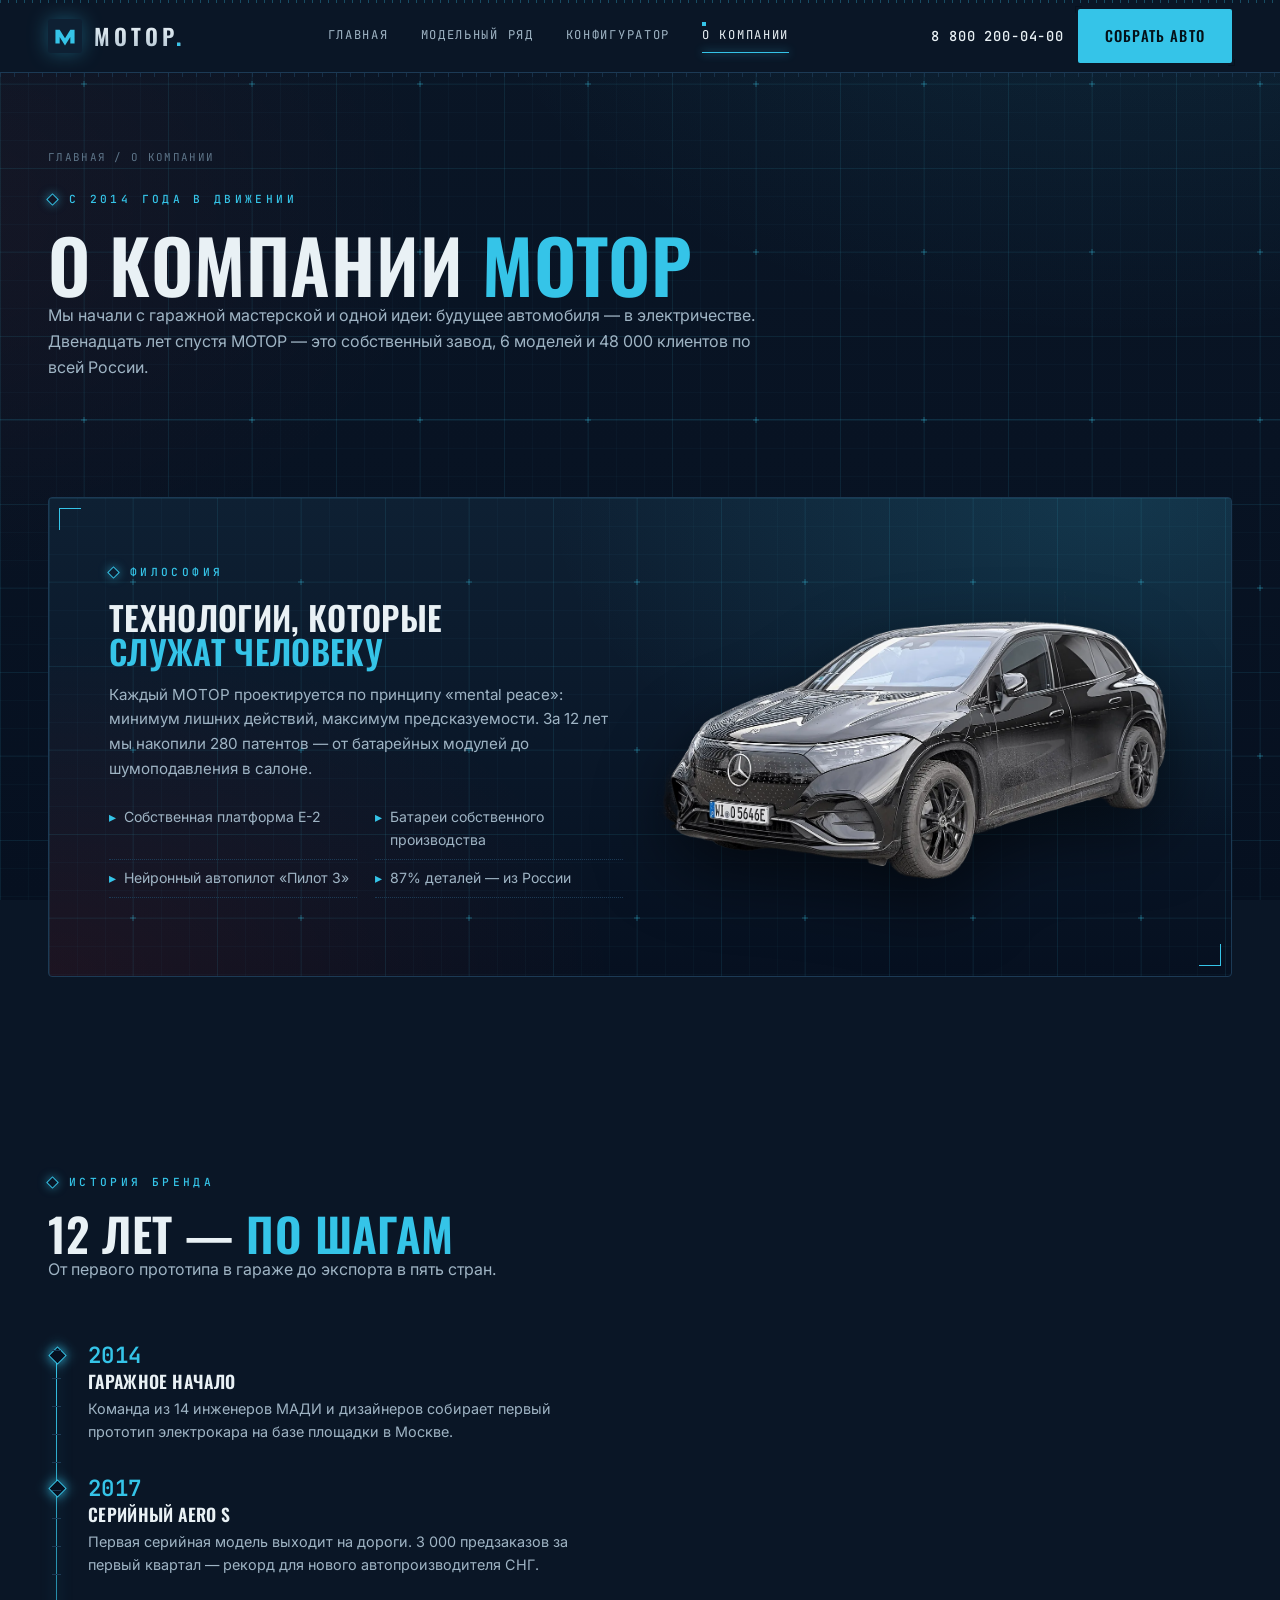
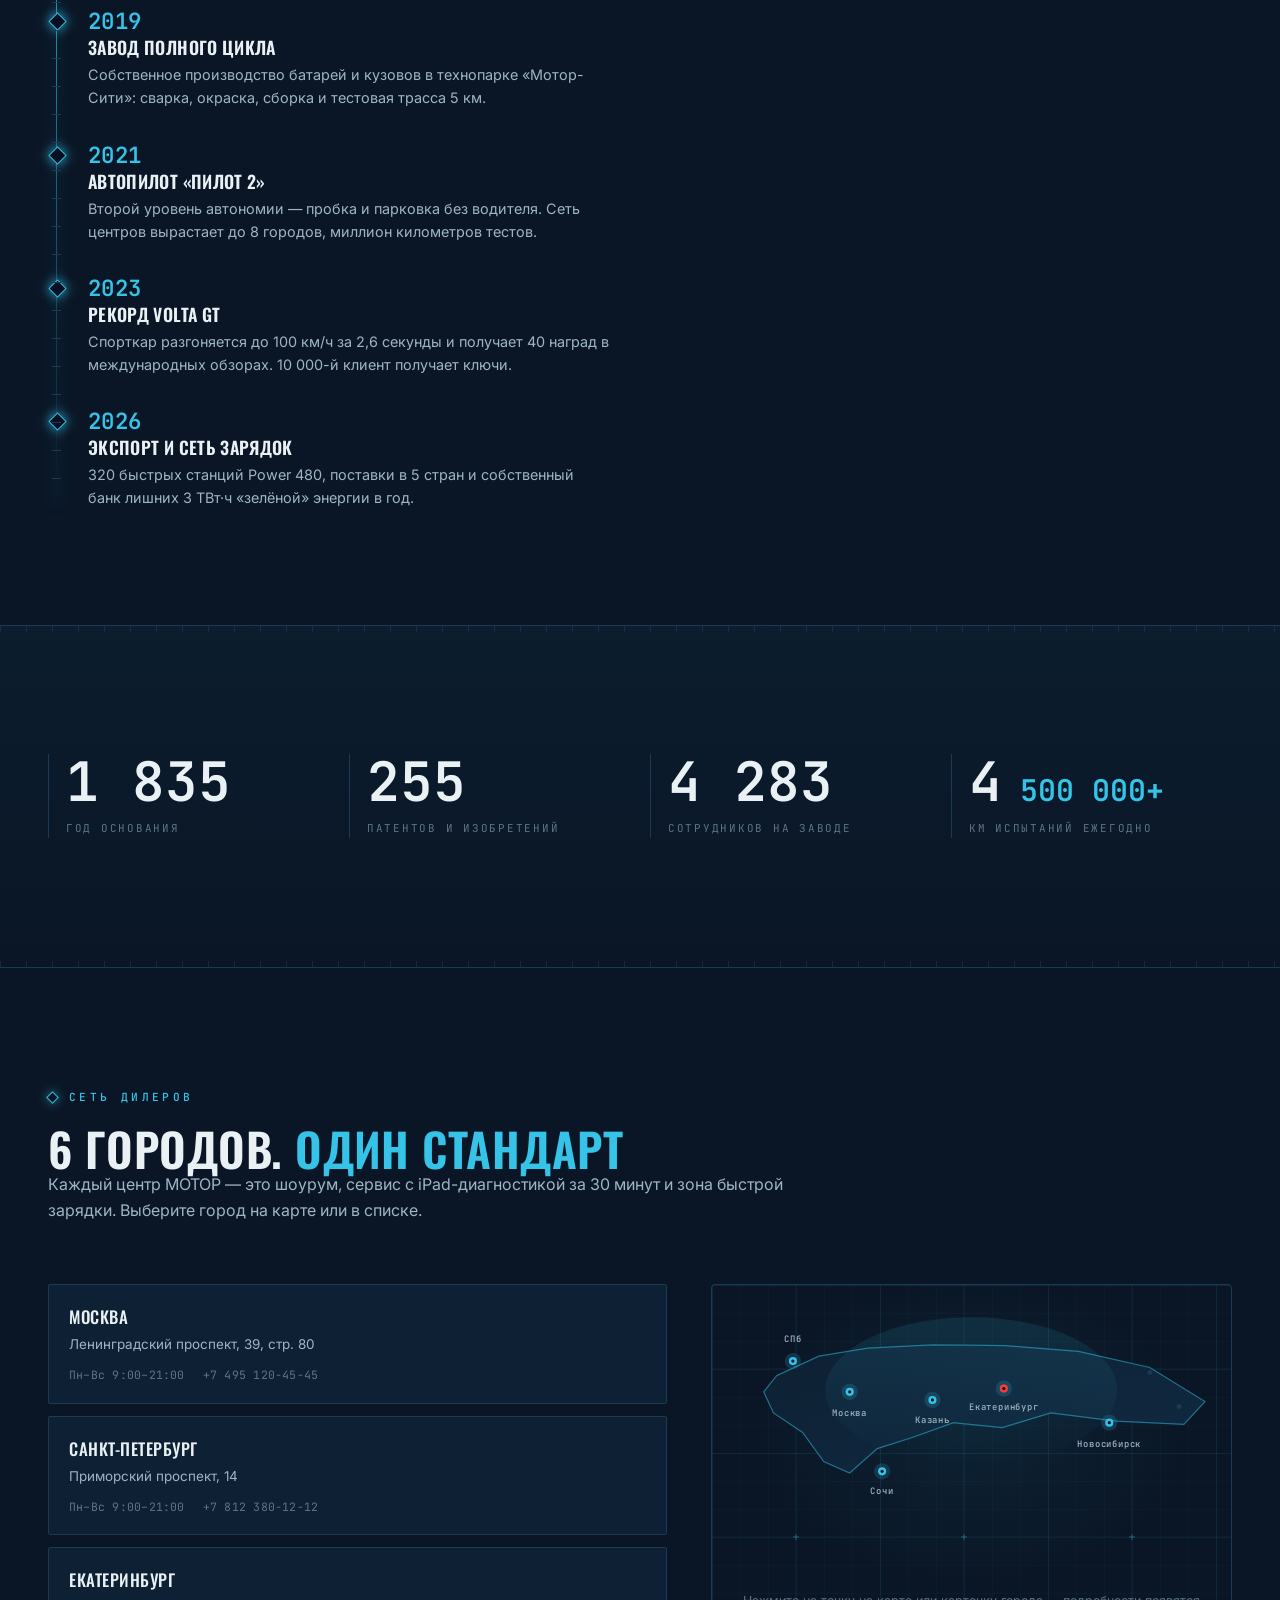
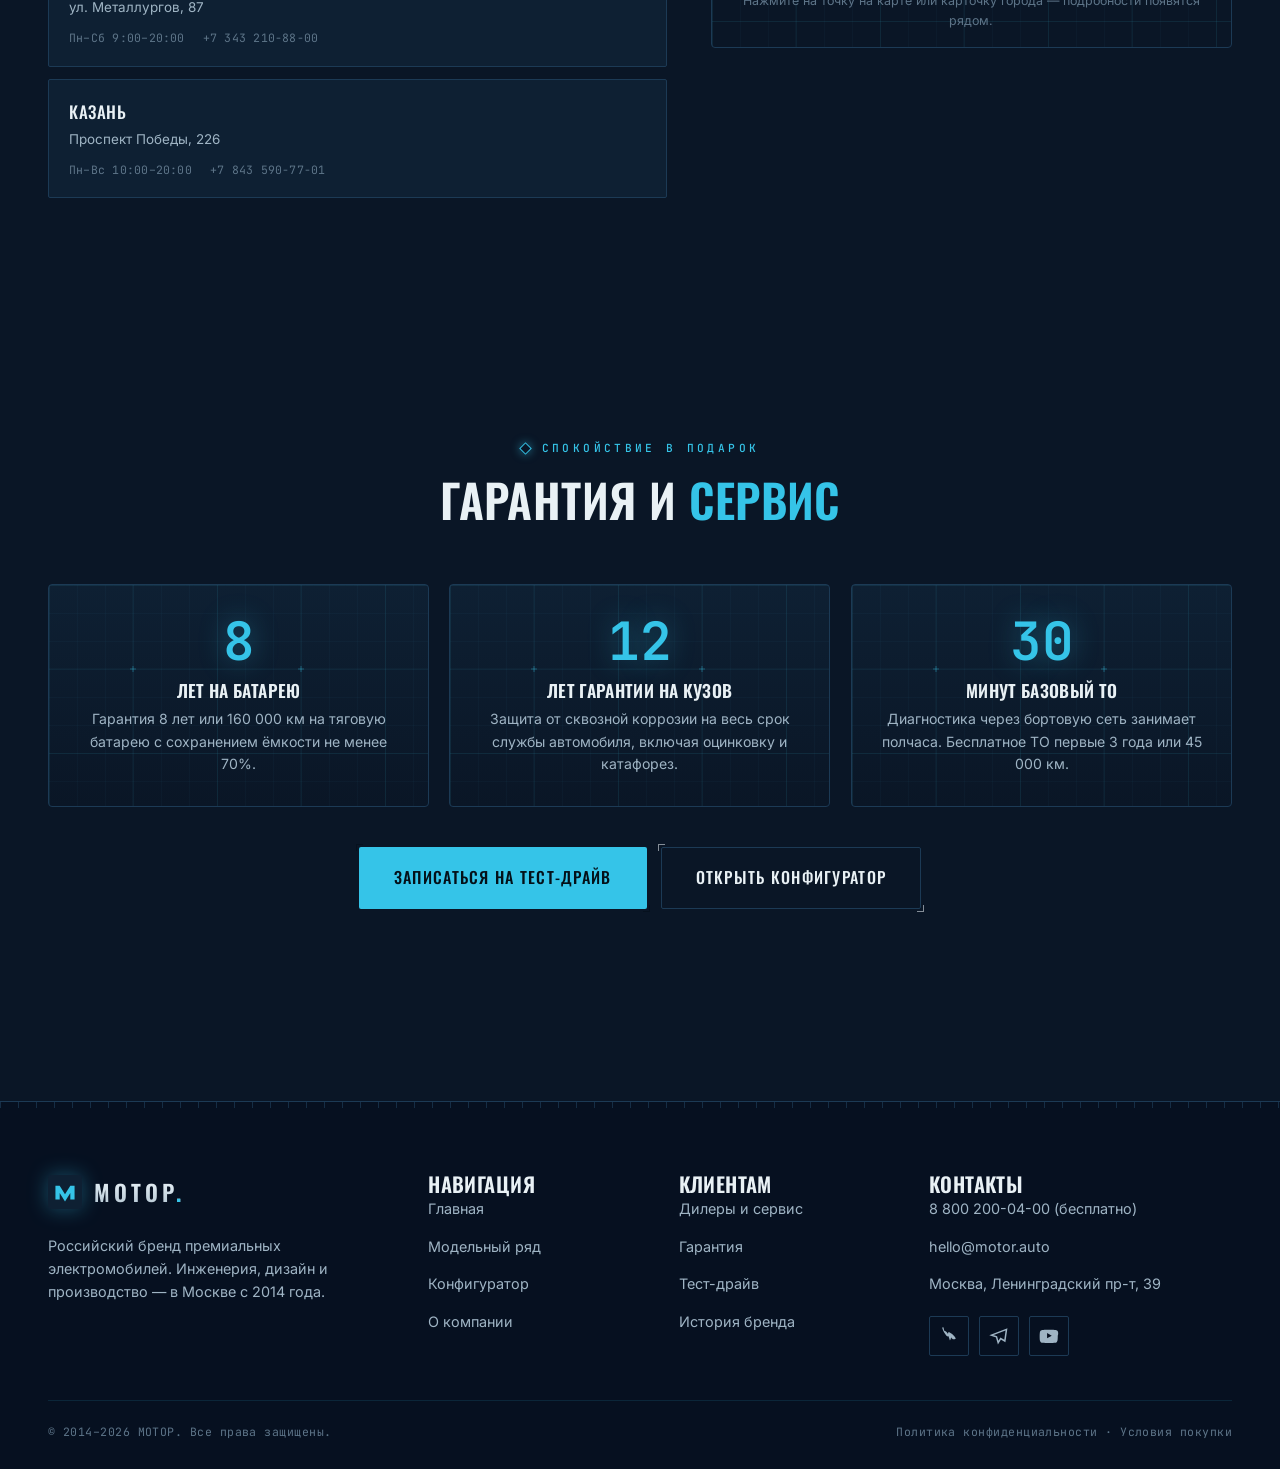
<file: auto/about.html>
<!DOCTYPE html>
<html lang="ru">
<head>
  <meta charset="UTF-8">
  <meta name="viewport" content="width=device-width, initial-scale=1.0">
  <title>О компании МОТОР — история, технология, дилеры, гарантия</title>
  <meta name="description" content="История бренда МОТОР с 2014 года, философия и технологии, сеть дилерских центров в 6 городах России, гарантия на батарею 8 лет — всё о компании.">
  <meta name="keywords" content="МОТОР, история бренда, дилерские центры, гарантия, технологии, завод">
  <meta name="theme-color" content="#0a1626">
  <link rel="canonical" href="https://motor.example.com/about.html">

  <meta property="og:type" content="website">
  <meta property="og:site_name" content="МОТОР">
  <meta property="og:locale" content="ru_RU">
  <meta property="og:title" content="О компании МОТОР — 12 лет электричества вперёд">
  <meta property="og:description" content="История, технология, карта дилеров и гарантия — всё, что нужно знать о бренде МОТОР.">
  <meta property="og:image" content="https://motor.example.com/assets/img/g4.webp">
  <meta property="og:url" content="https://motor.example.com/about.html">

  <link rel="icon" href="data:image/svg+xml,%3Csvg%20xmlns='http://www.w3.org/2000/svg'%20viewBox='0%200%2064%2064'%3E%3Crect%20width='64'%20height='64'%20fill='%230a1626'/%3E%3Cpath%20d='M14%2046V20h8l10%2016%2010-16h8v26h-8V34l-10%2016-10-16v12z'%20fill='%2335c4e8'/%3E%3C/svg%3E">

  <link rel="preconnect" href="https://fonts.googleapis.com">
  <link rel="preconnect" href="https://fonts.gstatic.com" crossorigin>
  <link href="https://fonts.googleapis.com/css2?family=Inter:wght@400;500;600&family=JetBrains+Mono:wght@400;500;600;700&family=Oswald:wght@400;500;600;700&display=swap" rel="stylesheet">

  <link rel="stylesheet" href="css/style.css">
</head>
<body>
  <a class="skip-link" href="#main">К содержанию</a>

  <!-- ШАПКА -->
  <header class="site-header">
    <nav class="nav container" aria-label="Основная навигация">
      <a class="brand" href="index.html" aria-label="МОТОР — на главную">
        <svg class="brand__mark" viewBox="0 0 64 64" aria-hidden="true">
          <rect width="64" height="64" rx="6" fill="#0e2033"/>
          <path d="M14 46V20h8l10 16 10-16h8v26h-8V34l-10 16-10-16v12z" fill="#35c4e8"/>
        </svg>
        <span class="brand__name">МОТОР<span class="dot">.</span></span>
      </a>
      <div class="nav__links" id="navLinks">
        <a href="index.html">Главная</a>
        <a href="models.html">Модельный ряд</a>
        <a href="configurator.html">Конфигуратор</a>
        <a href="about.html" aria-current="page">О компании</a>
      </div>
      <div class="nav__cta">
        <a class="nav__phone" href="tel:+78002000400">8 800 200-04-00</a>
        <a class="btn" href="configurator.html">Собрать авто</a>
        <button class="burger" aria-label="Открыть меню" aria-expanded="false" aria-controls="navLinks">
          <span></span><span></span><span></span>
        </button>
      </div>
    </nav>
  </header>

  <main id="main">
    <!-- HERO -->
    <section class="page-hero" aria-labelledby="aboutTitle">
      <div class="container">
        <nav class="breadcrumbs" aria-label="Хлебные крошки">
          <a href="index.html">Главная</a> / О компании
        </nav>
        <span class="eyebrow">С 2014 года в движении</span>
        <h1 id="aboutTitle">О компании <span class="accent">МОТОР</span></h1>
        <p class="lead" style="max-width:720px">Мы начали с гаражной мастерской и одной идеи: будущее автомобиля — в электричестве. Двенадцать лет спустя МОТОР — это собственный завод, 6 моделей и 48 000 клиентов по всей России.</p>
      </div>
    </section>

    <!-- ФИЛОСОФИЯ И ТЕХНОЛОГИИ -->
    <section class="section section--tight" aria-labelledby="philosophyTitle">
      <div class="container">
        <div class="cta-band" style="grid-template-columns:1fr 1fr" data-reveal="">
          <div>
            <span class="eyebrow">Философия</span>
            <h2 style="font-size:clamp(1.5rem,2.6vw,2.2rem)" id="philosophyTitle">Технологии, которые <span class="accent">служат человеку</span></h2>
            <p style="font-size:0.95rem">Каждый МОТОР проектируется по принципу «mental peace»: минимум лишних действий, максимум предсказуемости. За 12 лет мы накопили 280 патентов — от батарейных модулей до шумоподавления в салоне.</p>
            <ul style="margin-top:18px" class="spec-list">
              <li><span class="spec-ico">▸</span> Собственная платформа E-2</li>
              <li><span class="spec-ico">▸</span> Батареи собственного производства</li>
              <li><span class="spec-ico">▸</span> Нейронный автопилот «Пилот 3»</li>
              <li><span class="spec-ico">▸</span> 87% деталей — из России</li>
            </ul>
          </div>
          <div>
            <img class="car-photo" src="assets/img/models/aero-s.webp" alt="Электроседан МОТОР Aero S — символ бренда" loading="lazy" decoding="async">
          </div>
        </div>
      </div>
    </section>

    <!-- ТАЙМЛАЙН -->
    <section class="section" id="timeline" aria-labelledby="historyTitle">
      <div class="container">
        <div class="section-head" data-reveal="">
          <span class="eyebrow">История бренда</span>
          <h2 id="historyTitle">12 лет — <span class="accent">по шагам</span></h2>
          <p class="lead">От первого прототипа в гараже до экспорта в пять стран.</p>
        </div>
        <div class="timeline">
          <article class="timeline__item" data-reveal="">
            <div class="timeline__year">2014</div>
            <h3>Гаражное начало</h3>
            <p>Команда из 14 инженеров МАДИ и дизайнеров собирает первый прототип электрокара на базе площадки в Москве.</p>
          </article>
          <article class="timeline__item" data-reveal="">
            <div class="timeline__year">2017</div>
            <h3>Серийный Aero S</h3>
            <p>Первая серийная модель выходит на дороги. 3 000 предзаказов за первый квартал — рекорд для нового автопроизводителя СНГ.</p>
          </article>
          <article class="timeline__item" data-reveal="">
            <div class="timeline__year">2019</div>
            <h3>Завод полного цикла</h3>
            <p>Собственное производство батарей и кузовов в технопарке «Мотор-Сити»: сварка, окраска, сборка и тестовая трасса 5 км.</p>
          </article>
          <article class="timeline__item" data-reveal="">
            <div class="timeline__year">2021</div>
            <h3>Автопилот «Пилот 2»</h3>
            <p>Второй уровень автономии — пробка и парковка без водителя. Сеть центров вырастает до 8 городов, миллион километров тестов.</p>
          </article>
          <article class="timeline__item" data-reveal="">
            <div class="timeline__year">2023</div>
            <h3>Рекорд Volta GT</h3>
            <p>Спорткар разгоняется до 100 км/ч за 2,6 секунды и получает 40 наград в международных обзорах. 10 000-й клиент получает ключи.</p>
          </article>
          <article class="timeline__item" data-reveal="">
            <div class="timeline__year">2026</div>
            <h3>Экспорт и сеть зарядок</h3>
            <p>320 быстрых станций Power 480, поставки в 5 стран и собственный банк лишних 3 ТВт·ч «зелёной» энергии в год.</p>
          </article>
        </div>
      </div>
    </section>

    <!-- ЦИФРЫ-СЧЁТЧИКИ -->
    <section class="section stats" aria-label="Компания в цифрах">
      <div class="container stats__grid">
        <div class="stat" data-reveal=""><b class="stat__num" data-count="2014">0</b><span class="stat__label">Год основания</span></div>
        <div class="stat" data-reveal data-delay="1"><b class="stat__num" data-count="280">0</b><span class="stat__label">Патентов и изобретений</span></div>
        <div class="stat" data-reveal data-delay="2"><b class="stat__num" data-count="4700">0</b><span class="stat__label">Сотрудников на заводе</span></div>
        <div class="stat" data-reveal data-delay="3"><b class="stat__num" data-count="4">0<span class="suffix"> 500 000+</span></b><span class="stat__label">Км испытаний ежегодно</span></div>
      </div>
    </section>

    <!-- ДИЛЕРЫ -->
    <section class="section" id="dealers" aria-labelledby="dealersTitle">
      <div class="container">
        <div class="section-head" data-reveal="">
          <span class="eyebrow">Сеть дилеров</span>
          <h2 id="dealersTitle">6 городов. <span class="accent">Один стандарт</span></h2>
          <p class="lead">Каждый центр МОТОР — это шоурум, сервис с iPad-диагностикой за 30 минут и зона быстрой зарядки. Выберите город на карте или в списке.</p>
        </div>
        <div class="dealers">
          <div class="dealer-list" id="dealerList" role="list"></div>
          <div class="map" data-reveal="scale">
            <svg viewBox="0 0 600 340" role="img" aria-label="Схематическая карта России с городами присутствия дилеров МОТОР">
              <defs>
                <linearGradient id="mapFill" x1="0" y1="0" x2="1" y2="1">
                  <stop offset="0" stop-color="#0e2033"/>
                  <stop offset="1" stop-color="#102a42"/>
                </linearGradient>
                <linearGradient id="mapGlow" x1="0" y1="0" x2="0" y2="1">
                  <stop offset="0" stop-color="#35c4e8"/>
                  <stop offset="1" stop-color="#35c4e8" stop-opacity="0"/>
                </linearGradient>
              </defs>
              <path d="M60 92 L112 68 L172 58 L252 54 L342 55 L432 62 L520 82 L588 124 L562 152 L478 148 L398 138 L338 156 L278 150 L228 168 L184 182 L150 212 L118 198 L92 162 L56 138 L44 112 Z"
                fill="url(#mapFill)" stroke="rgba(53,196,232,0.5)" stroke-width="1.5"/>
              <ellipse cx="300" cy="110" rx="180" ry="90" fill="url(#mapGlow)" opacity="0.12"/>
              <circle cx="520" cy="88" r="3" fill="#1c3a55"/>
              <circle cx="556" cy="130" r="3" fill="#1c3a55"/>

              <g class="map__pins">
                <g class="map__pin" data-pin="spb" role="button" tabindex="0">
                  <circle cx="80" cy="74" r="10" fill="rgba(53,196,232,0.18)"/>
                  <circle cx="80" cy="74" r="5" fill="#35c4e8"/>
                  <circle cx="80" cy="74" r="2" fill="#061020"/>
                </g>
                <g class="map__pin" data-pin="moscow" role="button" tabindex="0">
                  <circle cx="150" cy="112" r="10" fill="rgba(53,196,232,0.18)"/>
                  <circle cx="150" cy="112" r="5" fill="#35c4e8"/>
                  <circle cx="150" cy="112" r="2" fill="#061020"/>
                </g>
                <g class="map__pin" data-pin="kazan" role="button" tabindex="0">
                  <circle cx="252" cy="122" r="10" fill="rgba(53,196,232,0.18)"/>
                  <circle cx="252" cy="122" r="5" fill="#35c4e8"/>
                  <circle cx="252" cy="122" r="2" fill="#061020"/>
                </g>
                <g class="map__pin" data-pin="ekb" role="button" tabindex="0">
                  <circle cx="340" cy="108" r="10" fill="rgba(53,196,232,0.18)"/>
                  <circle cx="340" cy="108" r="5" fill="#ff3b30"/>
                  <circle cx="340" cy="108" r="2" fill="#061020"/>
                </g>
                <g class="map__pin" data-pin="nsk" role="button" tabindex="0">
                  <circle cx="470" cy="150" r="10" fill="rgba(53,196,232,0.18)"/>
                  <circle cx="470" cy="150" r="5" fill="#35c4e8"/>
                  <circle cx="470" cy="150" r="2" fill="#061020"/>
                </g>
                <g class="map__pin" data-pin="sochi" role="button" tabindex="0">
                  <circle cx="190" cy="210" r="10" fill="rgba(53,196,232,0.18)"/>
                  <circle cx="190" cy="210" r="5" fill="#35c4e8"/>
                  <circle cx="190" cy="210" r="2" fill="#061020"/>
                </g>
              </g>

              <g font-family="JetBrains Mono, monospace" font-size="11" font-weight="500" fill="#9fb4c4" letter-spacing="1">
                <text x="80" y="50" text-anchor="middle">СПб</text>
                <text x="150" y="142" text-anchor="middle">Москва</text>
                <text x="252" y="150" text-anchor="middle">Казань</text>
                <text x="340" y="134" text-anchor="middle">Екатеринбург</text>
                <text x="470" y="180" text-anchor="middle">Новосибирск</text>
                <text x="190" y="238" text-anchor="middle">Сочи</text>
              </g>
            </svg>
            <p class="form-note" style="margin-top:14px;text-align:center">Нажмите на точку на карте или карточку города — подробности появятся рядом.</p>
          </div>
        </div>
      </div>
    </section>

    <!-- ГАРАНТИЯ / СЕРВИС -->
    <section class="section" id="guarantee" aria-labelledby="guaranteeTitle">
      <div class="container">
        <div class="section-head center" data-reveal="">
          <span class="eyebrow">Спокойствие в подарок</span>
          <h2 id="guaranteeTitle">Гарантия и <span class="accent">сервис</span></h2>
        </div>
        <div class="guarantees">
          <article class="guarantee" data-reveal data-delay="1">
            <div class="guarantee__num">8</div>
            <h3>лет на батарею</h3>
            <p>Гарантия 8 лет или 160 000 км на тяговую батарею с сохранением ёмкости не менее 70%.</p>
          </article>
          <article class="guarantee" data-reveal data-delay="2">
            <div class="guarantee__num">12</div>
            <h3>лет гарантии на кузов</h3>
            <p>Защита от сквозной коррозии на весь срок службы автомобиля, включая оцинковку и катафорез.</p>
          </article>
          <article class="guarantee" data-reveal data-delay="3">
            <div class="guarantee__num">30</div>
            <h3>минут базовый ТО</h3>
            <p>Диагностика через бортовую сеть занимает полчаса. Бесплатное ТО первые 3 года или 45 000 км.</p>
          </article>
        </div>
        <div class="btn-row" style="justify-content:center;margin-top:40px" data-reveal="">
          <a class="btn btn--lg" href="index.html#testdrive">Записаться на тест-драйв</a>
          <a class="btn btn--ghost btn--lg" href="configurator.html">Открыть конфигуратор</a>
        </div>
      </div>
    </section>
  </main>

  <!-- ФУТЕР -->
  <footer class="site-footer">
    <div class="container">
      <div class="footer__grid">
        <div class="footer__brand">
          <a class="brand" href="index.html">
            <svg class="brand__mark" viewBox="0 0 64 64" aria-hidden="true">
              <rect width="64" height="64" rx="6" fill="#0e2033"/>
              <path d="M14 46V20h8l10 16 10-16h8v26h-8V34l-10 16-10-16v12z" fill="#35c4e8"/>
            </svg>
            <span class="brand__name">МОТОР<span class="dot">.</span></span>
          </a>
          <p>Российский бренд премиальных электромобилей. Инженерия, дизайн и производство — в Москве с 2014 года.</p>
        </div>
        <div>
          <h3>Навигация</h3>
          <ul class="footer__links">
            <li><a href="index.html">Главная</a></li>
            <li><a href="models.html">Модельный ряд</a></li>
            <li><a href="configurator.html">Конфигуратор</a></li>
            <li><a href="about.html">О компании</a></li>
          </ul>
        </div>
        <div>
          <h3>Клиентам</h3>
          <ul class="footer__links">
            <li><a href="about.html#dealers">Дилеры и сервис</a></li>
            <li><a href="about.html#guarantee">Гарантия</a></li>
            <li><a href="index.html#testdrive">Тест-драйв</a></li>
            <li><a href="about.html#timeline">История бренда</a></li>
          </ul>
        </div>
        <div>
          <h3>Контакты</h3>
          <ul class="footer__links">
            <li><a href="tel:+78002000400">8 800 200-04-00 (бесплатно)</a></li>
            <li><a href="mailto:hello@motor.auto">hello@motor.auto</a></li>
            <li><a href="about.html#dealers">Москва, Ленинградский пр-т, 39</a></li>
          </ul>
          <div class="socials">
            <a href="https://vk.com" target="_blank" rel="noopener" aria-label="МОТОР ВКонтакте">
              <svg width="20" height="20" viewBox="0 0 24 24" fill="currentColor" aria-hidden="true"><path d="M13 17s.3-.03.5-.3c.2-.4.6-1.6 1-2.7.2-.8.5.5 1 1 .6.7 1.4.9 1.4.9h2s1.7-.2.9-1.7c-.2-.3-1.2-2.5-5-5.3-2-1.5-3-1.6-3.4-1.4-.6.3-.8 1.3-.3 2-.5-.3-1-1-2.4-2.6-.7-.8-1.2-1-1.5-1-.5-.1-1-.4-1-.6-.3-1-.7-3.2-.7-3.3s-.1-.4-.5-.4H4.5c-.4 0-.6.6-.5 1 .6 3 4.7 10 6.8 10 1-.3.6-.4 1 .8z"/></svg>
            </a>
            <a href="https://t.me" target="_blank" rel="noopener" aria-label="МОТОР в Telegram">
              <svg width="20" height="20" viewBox="0 0 24 24" fill="none" stroke="currentColor" stroke-width="1.8" aria-hidden="true"><path d="M21 4 3 11l6 2 2 7 3-5 5 3 2-14z"/></svg>
            </a>
            <a href="https://youtube.com" target="_blank" rel="noopener" aria-label="МОТОР на YouTube">
              <svg width="20" height="20" viewBox="0 0 24 24" fill="currentColor" aria-hidden="true"><path d="M23 8s-.2-1.6-.9-2.3c-.8-.9-1.7-.9-2.1-1C16.8 4.4 12 4.4 12 4.4s-4.8 0-8 .3c-.4.1-1.3.1-2.1 1C1.2 6.4 1 8 1 8S.8 9.8.8 11.6v1.7c0 1.8.2 3.6.2 3.6s.2 1.6.9 2.3c.8.9 1.9.9 2.4 1 1.7.2 7 .3 7 .3s4.8 0 8-.3c.4-.1 1.3-.1 2.1-1 .7-.7.9-2.3.9-2.3s.2-1.8.2-3.6v-1.7C23.2 9.8 23 8 23 8zM9.7 14.8V8.4l5.6 3.2-5.6 3.2z"/></svg>
            </a>
          </div>
        </div>
      </div>
      <div class="footer__bottom">
        <span>© 2014–2026 МОТОР. Все права защищены.</span>
        <span><a href="#">Политика конфиденциальности</a> · <a href="#">Условия покупки</a></span>
      </div>
    </div>
  </footer>

  <script src="js/main.js"></script>
</body>
</html>
</file>
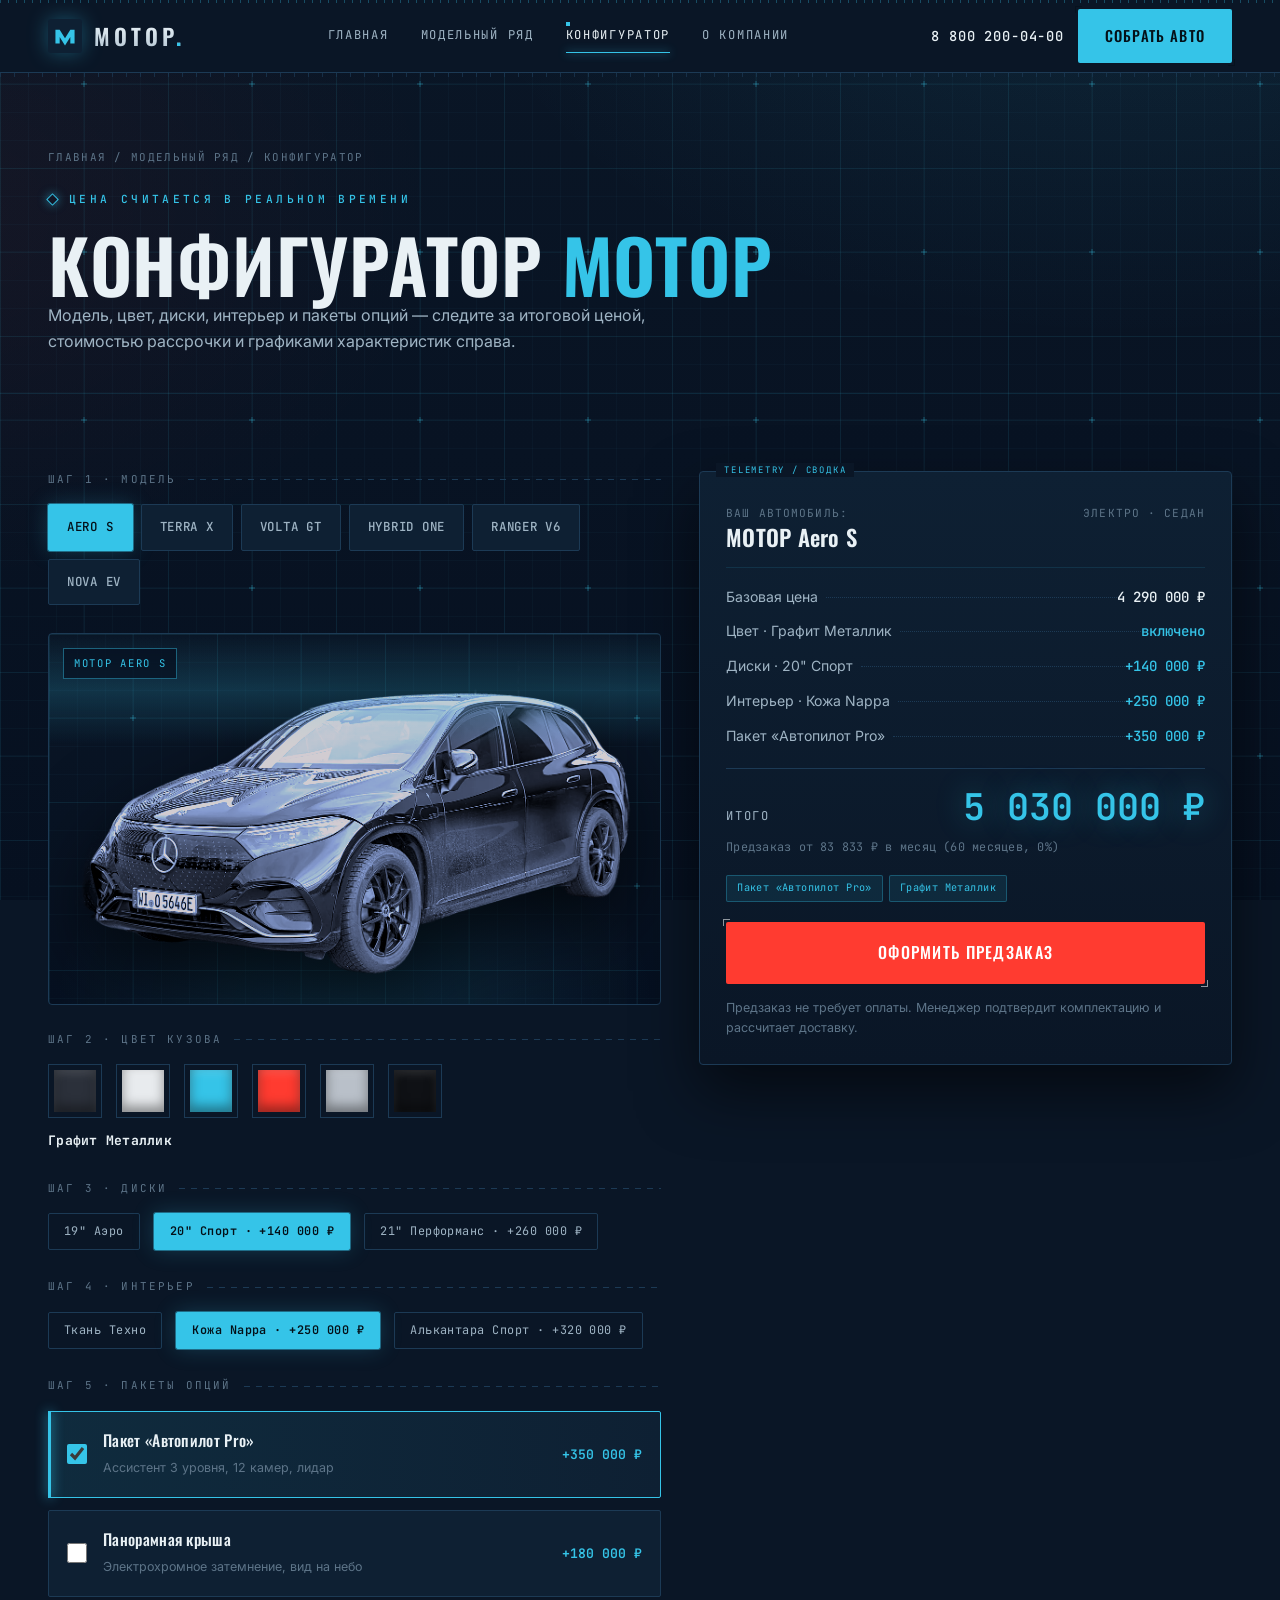
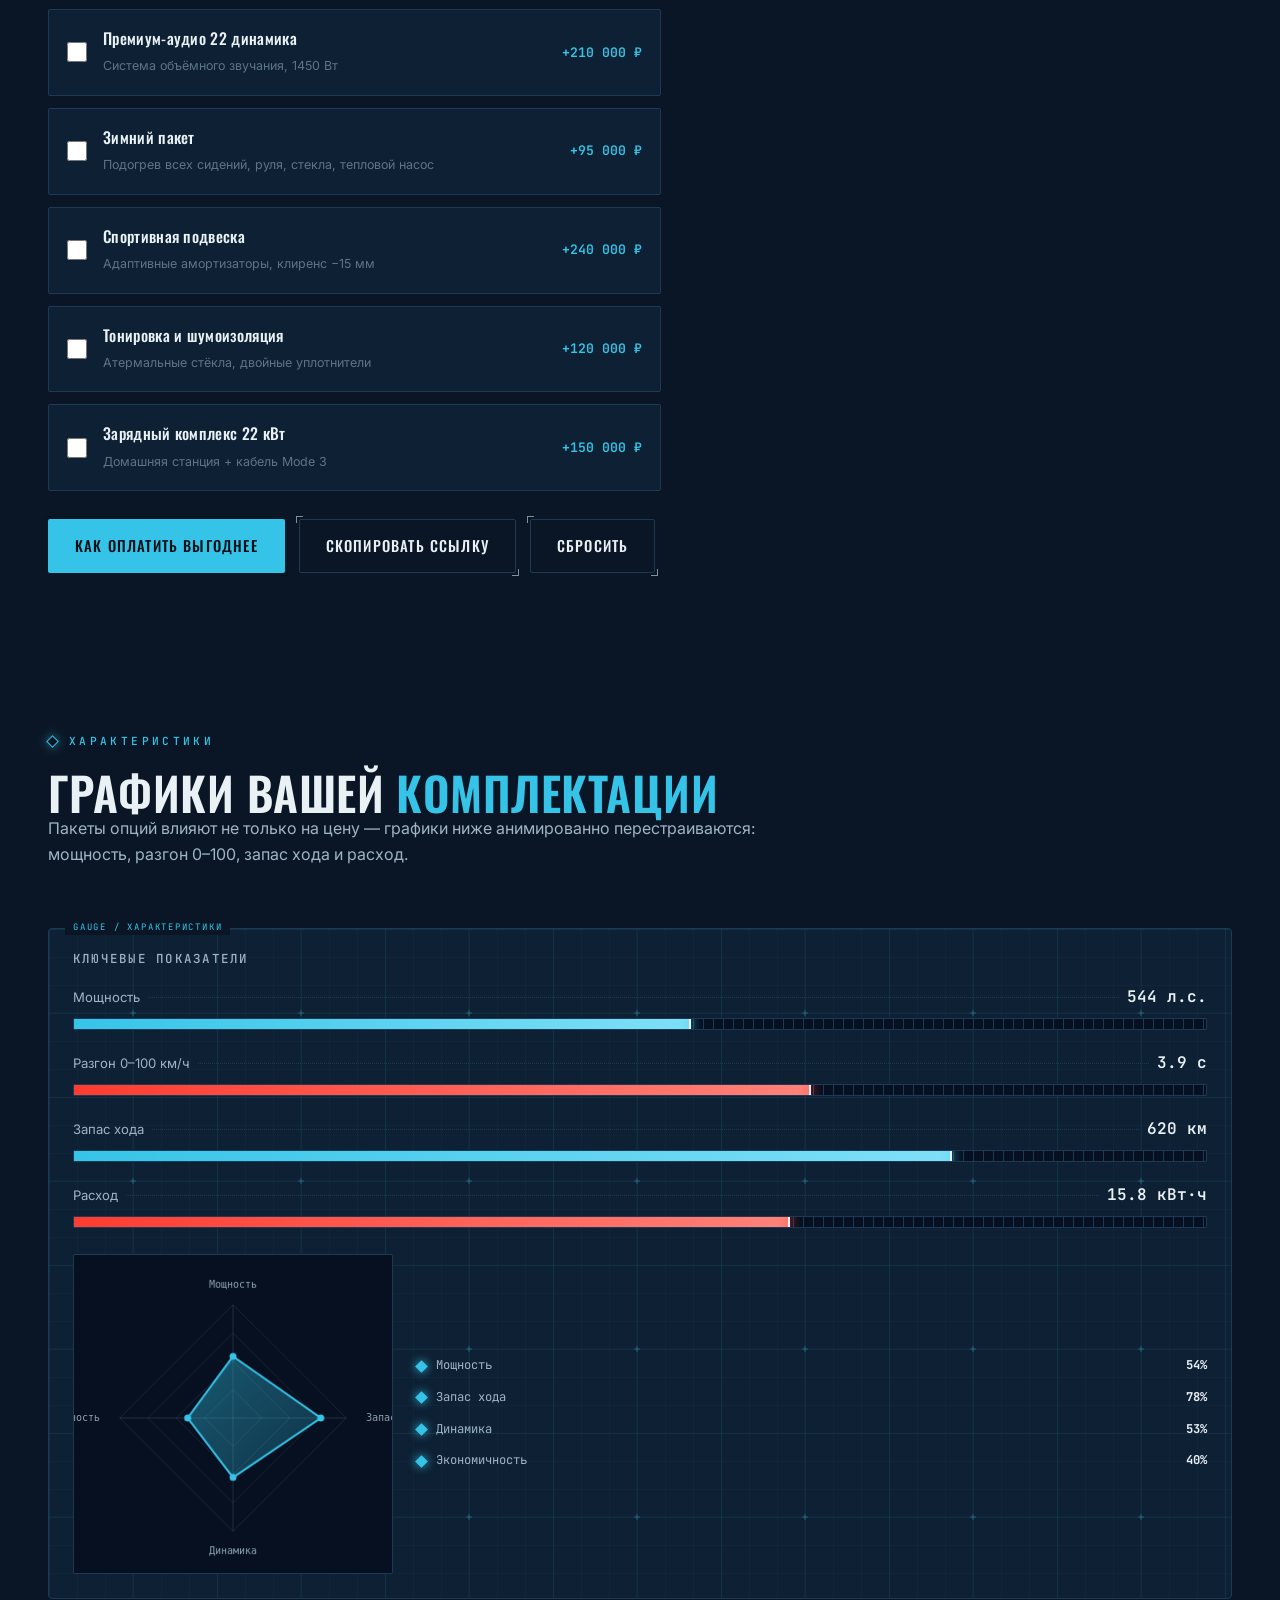
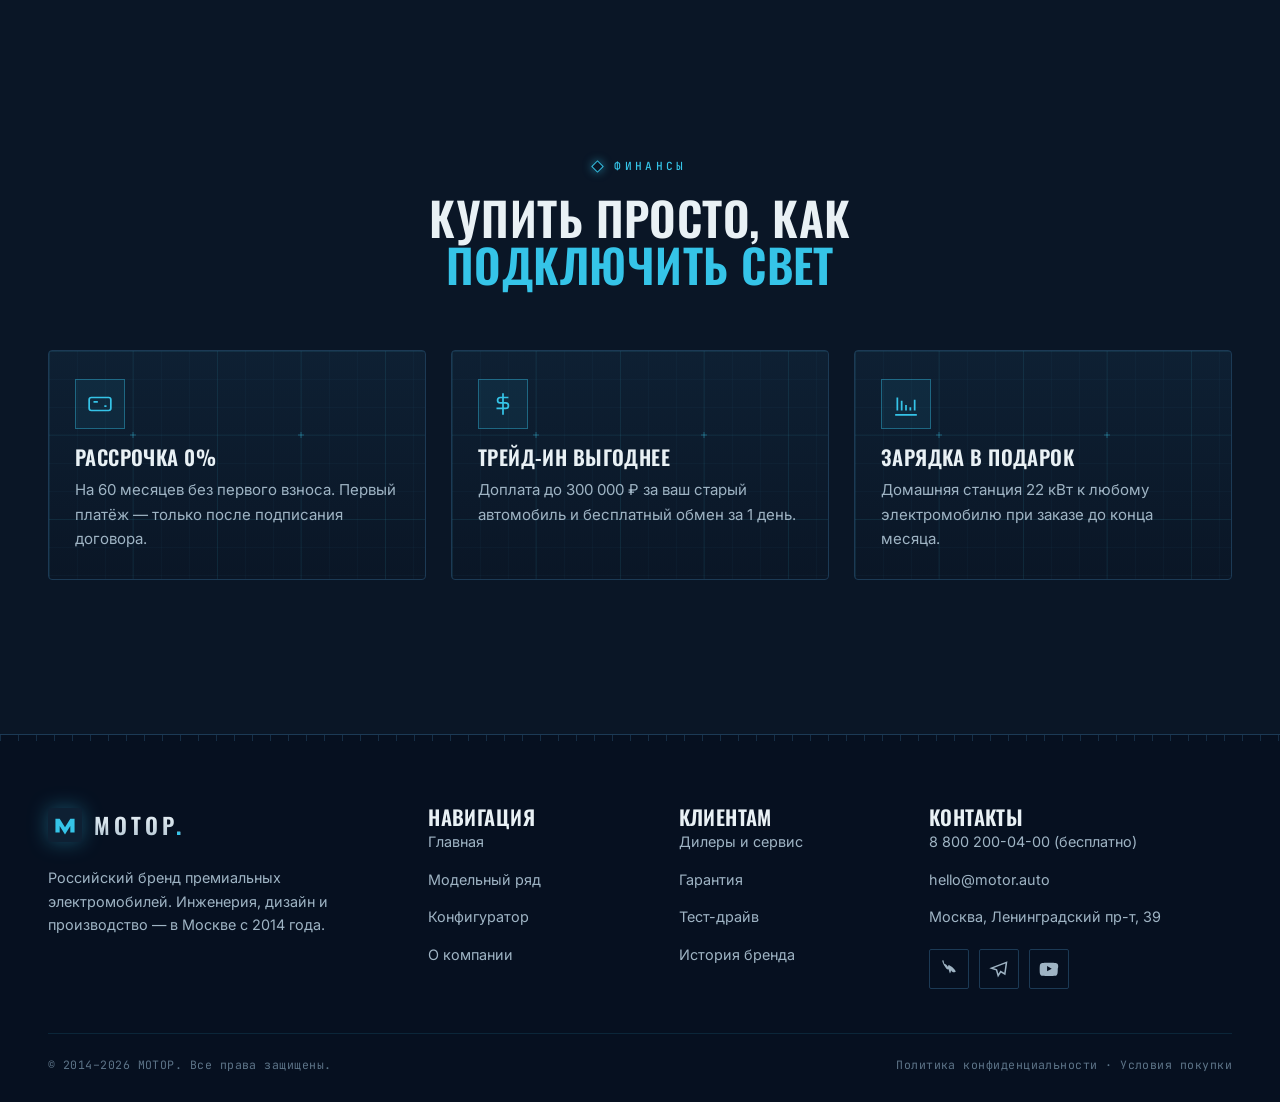
<file: auto/configurator.html>
<!DOCTYPE html>
<html lang="ru">
<head>
  <meta charset="UTF-8">
  <meta name="viewport" content="width=device-width, initial-scale=1.0">
  <title>Конфигуратор МОТОР — соберите свой электромобиль</title>
  <meta name="description" content="Онлайн-конфигуратор МОТОР: выберите модель, цвет, диски, интерьер и пакеты опций. Живой пересчёт цены и анимированные графики мощности, разгона, запаса хода и расхода.">
  <meta name="keywords" content="конфигуратор автомобиля, МОТОР, цена авто, опции, электромобиль">
  <meta name="theme-color" content="#0a1626">
  <link rel="canonical" href="https://motor.example.com/configurator.html">

  <meta property="og:type" content="website">
  <meta property="og:site_name" content="МОТОР">
  <meta property="og:locale" content="ru_RU">
  <meta property="og:title" content="Конфигуратор МОТОР — цена в реальном времени">
  <meta property="og:description" content="Соберите автомобиль мечты: цвет, диски, интерьер и пакеты опций с живым пересчётом цены.">
  <meta property="og:image" content="https://motor.example.com/assets/img/g2.webp">
  <meta property="og:url" content="https://motor.example.com/configurator.html">

  <link rel="icon" href="data:image/svg+xml,%3Csvg%20xmlns='http://www.w3.org/2000/svg'%20viewBox='0%200%2064%2064'%3E%3Crect%20width='64'%20height='64'%20fill='%230a1626'/%3E%3Cpath%20d='M14%2046V20h8l10%2016%2010-16h8v26h-8V34l-10%2016-10-16v12z'%20fill='%2335c4e8'/%3E%3C/svg%3E">

  <link rel="preconnect" href="https://fonts.googleapis.com">
  <link rel="preconnect" href="https://fonts.gstatic.com" crossorigin>
  <link href="https://fonts.googleapis.com/css2?family=Inter:wght@400;500;600&family=JetBrains+Mono:wght@400;500;600;700&family=Oswald:wght@400;500;600;700&display=swap" rel="stylesheet">

  <link rel="stylesheet" href="css/style.css">
</head>
<body>
  <a class="skip-link" href="#main">К содержанию</a>

  <!-- ШАПКА -->
  <header class="site-header">
    <nav class="nav container" aria-label="Основная навигация">
      <a class="brand" href="index.html" aria-label="МОТОР — на главную">
        <svg class="brand__mark" viewBox="0 0 64 64" aria-hidden="true">
          <rect width="64" height="64" rx="6" fill="#0e2033"/>
          <path d="M14 46V20h8l10 16 10-16h8v26h-8V34l-10 16-10-16v12z" fill="#35c4e8"/>
        </svg>
        <span class="brand__name">МОТОР<span class="dot">.</span></span>
      </a>
      <div class="nav__links" id="navLinks">
        <a href="index.html">Главная</a>
        <a href="models.html">Модельный ряд</a>
        <a href="configurator.html" aria-current="page">Конфигуратор</a>
        <a href="about.html">О компании</a>
      </div>
      <div class="nav__cta">
        <a class="nav__phone" href="tel:+78002000400">8 800 200-04-00</a>
        <a class="btn" href="configurator.html">Собрать авто</a>
        <button class="burger" aria-label="Открыть меню" aria-expanded="false" aria-controls="navLinks">
          <span></span><span></span><span></span>
        </button>
      </div>
    </nav>
  </header>

  <main id="configurator">
    <section class="page-hero" aria-labelledby="configTitle">
      <div class="container">
        <nav class="breadcrumbs" aria-label="Хлебные крошки">
          <a href="index.html">Главная</a> / <a href="models.html">Модельный ряд</a> / Конфигуратор
        </nav>
        <span class="eyebrow">Цена считается в реальном времени</span>
        <h1 id="configTitle">Конфигуратор <span class="accent">МОТОР</span></h1>
        <p class="lead" style="max-width:680px">Модель, цвет, диски, интерьер и пакеты опций — следите за итоговой ценой, стоимостью рассрочки и графиками характеристик справа.</p>
      </div>
    </section>

    <section class="section section--tight" aria-label="Конструктор автомобиля">
      <div class="container config">

        <!-- ЛЕВАЯ КОЛОНКА -->
        <div class="config__controls">
          <!-- Модель -->
          <div class="option-group">
            <span class="option-group__title" id="stepModel">Шаг 1 · Модель</span>
            <div class="tabs" role="tablist" aria-label="Выбор модели" id="configTabs"></div>
          </div>

          <!-- Превью -->
          <div class="config__preview">
            <span class="config__badge" id="configBadge">МОТОР</span>
            <div class="scanline"></div>
            <div id="carPreview" aria-live="polite"></div>
          </div>

          <!-- Цвет -->
          <div class="option-group">
            <span class="option-group__title">Шаг 2 · Цвет кузова</span>
            <div class="swatches" role="radiogroup" aria-label="Цвет кузова" id="colorSwatches"></div>
            <p class="swatch-name" id="colorName">—</p>
          </div>

          <!-- Диски -->
          <div class="option-group">
            <span class="option-group__title">Шаг 3 · Диски</span>
            <div class="wheel-picker" id="wheelPicker" role="group" aria-label="Размер дисков"></div>
          </div>

          <!-- Интерьер -->
          <div class="option-group">
            <span class="option-group__title">Шаг 4 · Интерьер</span>
            <div class="interior-picker" id="interiorPicker" role="group" aria-label="Материал интерьера"></div>
          </div>

          <!-- Пакеты -->
          <div class="option-group">
            <span class="option-group__title">Шаг 5 · Пакеты опций</span>
            <div class="options-list" id="optionPackages" role="group" aria-label="Пакеты опций"></div>
          </div>

          <!-- Кнопки управления -->
          <div class="btn-row">
            <button class="btn" type="button" data-scroll="#savings">Как оплатить выгоднее</button>
            <button class="btn btn--ghost" type="button" id="copyConfig">Скопировать ссылку</button>
            <button class="btn btn--ghost" type="button" id="resetConfig">Сбросить</button>
          </div>
        </div>

        <!-- ПРАВАЯ КОЛОНКА: СВОДКА -->
        <aside class="summary" aria-label="Сводка конфигурации">
          <div class="summary__model">
            <div>
              <span>Ваш автомобиль:</span>
              <h2 id="summaryModelName">МОТОР Aero S</h2>
            </div>
            <span id="summaryClass">Электро · Седан</span>
          </div>

          <div class="summary__rows" id="summaryRows"></div>

          <div class="summary__total">
            <span>Итого</span>
            <b id="summaryTotal" aria-live="polite">—</b>
          </div>
          <p class="summary__monthly" id="summaryMonthly">—</p>

          <div class="chips-selected" id="chipsSelected" role="group" aria-label="Выбранные опции"></div>

          <button class="btn btn--red btn--block btn--lg" type="button" id="preorderBtn">Оформить предзаказ</button>
          <p class="form-note">Предзаказ не требует оплаты. Менеджер подтвердит комплектацию и рассчитает доставку.</p>
        </aside>
      </div>
    </section>

    <!-- ГРАФИКИ ХАРАКТЕРИСТИК -->
    <section class="section section--tight" id="savings" aria-labelledby="chartsTitle">
      <div class="container">
        <div class="section-head" data-reveal="">
          <span class="eyebrow">Характеристики</span>
          <h2 id="chartsTitle">Графики вашей <span class="accent">комплектации</span></h2>
          <p class="lead">Пакеты опций влияют не только на цену — графики ниже анимированно перестраиваются: мощность, разгон 0–100, запас хода и расход.</p>
        </div>

        <div class="charts" data-reveal="">
          <h3>Ключевые показатели</h3>
          <div class="bars">
            <div class="bar" id="barPower">
              <div class="bar__head"><span>Мощность</span><b>—</b></div>
              <div class="bar__track"><div class="bar__fill" style="width:0"></div></div>
            </div>
            <div class="bar" id="barAccel">
              <div class="bar__head"><span>Разгон 0–100 км/ч</span><b>—</b></div>
              <div class="bar__track"><div class="bar__fill bar__fill--red" style="width:0"></div></div>
            </div>
            <div class="bar" id="barRange">
              <div class="bar__head"><span>Запас хода</span><b>—</b></div>
              <div class="bar__track"><div class="bar__fill" style="width:0"></div></div>
            </div>
            <div class="bar" id="barCons">
              <div class="bar__head"><span>Расход</span><b>—</b></div>
              <div class="bar__track"><div class="bar__fill bar__fill--red" style="width:0"></div></div>
            </div>
          </div>

          <div class="radar-wrap">
            <canvas id="radarChart" width="320" height="320" aria-label="Радарная диаграмма характеристик" role="img"></canvas>
            <div class="radar-legend" id="radarLegend"></div>
          </div>
        </div>
      </div>
    </section>

    <!-- ФИНАНСОВАЯ ИНФО -->
    <section class="section section--tight" aria-labelledby="financeTitle">
      <div class="container">
        <div class="section-head center" data-reveal="">
          <span class="eyebrow">Финансы</span>
          <h2 id="financeTitle">Купить просто, как <span class="accent">подключить свет</span></h2>
        </div>
        <div class="grid grid--3">
          <div class="feature" data-reveal data-delay="1">
            <div class="feature__ico" aria-hidden="true">
              <svg width="26" height="26" viewBox="0 0 24 24" fill="none" stroke="currentColor" stroke-width="1.6"><rect x="2" y="6" width="20" height="12" rx="2"/><path d="M6 10h4M16 14h2M2 10h0"/></svg>
            </div>
            <h3>Рассрочка 0%</h3>
            <p>На 60 месяцев без первого взноса. Первый платёж — только после подписания договора.</p>
          </div>
          <div class="feature" data-reveal data-delay="2">
            <div class="feature__ico" aria-hidden="true">
              <svg width="26" height="26" viewBox="0 0 24 24" fill="none" stroke="currentColor" stroke-width="1.6"><path d="M12 2v20M17 6H9.5a2.5 2.5 0 0 0 0 5h5a2.5 2.5 0 0 1 0 5H6"/></svg>
            </div>
            <h3>Трейд-ин выгоднее</h3>
            <p>Доплата до 300 000 ₽ за ваш старый автомобиль и бесплатный обмен за 1 день.</p>
          </div>
          <div class="feature" data-reveal data-delay="3">
            <div class="feature__ico" aria-hidden="true">
              <svg width="26" height="26" viewBox="0 0 24 24" fill="none" stroke="currentColor" stroke-width="1.6"><path d="M4 18V6m4 12V9m4 9v-5m4 5v-3m4 3V8"/><path d="M2 22h20"/></svg>
            </div>
            <h3>Зарядка в подарок</h3>
            <p>Домашняя станция 22 кВт к любому электромобилю при заказе до конца месяца.</p>
          </div>
        </div>
      </div>
    </section>
  </main>

  <!-- МОДАЛЬНОЕ ОКНО ПРЕДЗАКАЗА -->
  <div class="modal" id="preorderModal" role="dialog" aria-modal="true" aria-labelledby="modalTitle">
    <div class="modal__box">
      <button class="modal__close" type="button" data-close aria-label="Закрыть окно">
        <svg width="18" height="18" viewBox="0 0 24 24" fill="none" stroke="currentColor" stroke-width="2" aria-hidden="true"><path d="M18 6 6 18M6 6l12 12"/></svg>
      </button>
      <div class="modal__icon" aria-hidden="true">
        <svg width="30" height="30" viewBox="0 0 24 24" fill="none" stroke="currentColor" stroke-width="1.8"><path d="M22 11 20 15l-2-1-1 6h-3l-3-8-3-1"/><circle cx="8" cy="16" r="3"/><circle cx="16" cy="14" r="3"/><path d="M9 16 21 9M21 9l-4-5-3 2"/></svg>
      </div>
      <h2 id="modalTitle" style="font-size:1.5rem;text-transform:none">Ваш «МОТОР» почти готов</h2>
      <p class="lead" style="font-size:0.95rem">Оставьте контакты — сохраним комплектацию и забронируем автомобиль на 72 часа бесплатно.</p>
      <div class="modal__summary" id="modalSummary"></div>
      <form data-form novalidate>
        <div class="field">
          <label for="po-name">Имя</label>
          <input id="po-name" name="name" type="text" placeholder="Андрей" required>
        </div>
        <div class="field">
          <label for="po-phone">Телефон</label>
          <input id="po-phone" name="phone" type="tel" placeholder="+7 (___) ___-__-__" required>
        </div>
        <div class="field">
          <label for="po-city">Город получения</label>
          <select id="po-city">
            <option>Москва</option>
            <option>Санкт-Петербург</option>
            <option>Екатеринбург</option>
            <option>Казань</option>
            <option>Новосибирск</option>
            <option>Сочи</option>
          </select>
        </div>
        <button class="btn btn--red btn--block btn--lg" type="submit">Подтвердить предзаказ</button>
      </form>
      <p class="form-note">Никаких предоплат. Оплата — при получении в дилерском центре.</p>
    </div>
  </div>

  <!-- ФУТЕР -->
  <footer class="site-footer">
    <div class="container">
      <div class="footer__grid">
        <div class="footer__brand">
          <a class="brand" href="index.html">
            <svg class="brand__mark" viewBox="0 0 64 64" aria-hidden="true">
              <rect width="64" height="64" rx="6" fill="#0e2033"/>
              <path d="M14 46V20h8l10 16 10-16h8v26h-8V34l-10 16-10-16v12z" fill="#35c4e8"/>
            </svg>
            <span class="brand__name">МОТОР<span class="dot">.</span></span>
          </a>
          <p>Российский бренд премиальных электромобилей. Инженерия, дизайн и производство — в Москве с 2014 года.</p>
        </div>
        <div>
          <h3>Навигация</h3>
          <ul class="footer__links">
            <li><a href="index.html">Главная</a></li>
            <li><a href="models.html">Модельный ряд</a></li>
            <li><a href="configurator.html">Конфигуратор</a></li>
            <li><a href="about.html">О компании</a></li>
          </ul>
        </div>
        <div>
          <h3>Клиентам</h3>
          <ul class="footer__links">
            <li><a href="about.html#dealers">Дилеры и сервис</a></li>
            <li><a href="about.html#guarantee">Гарантия</a></li>
            <li><a href="index.html#testdrive">Тест-драйв</a></li>
            <li><a href="about.html#timeline">История бренда</a></li>
          </ul>
        </div>
        <div>
          <h3>Контакты</h3>
          <ul class="footer__links">
            <li><a href="tel:+78002000400">8 800 200-04-00 (бесплатно)</a></li>
            <li><a href="mailto:hello@motor.auto">hello@motor.auto</a></li>
            <li><a href="about.html#dealers">Москва, Ленинградский пр-т, 39</a></li>
          </ul>
          <div class="socials">
            <a href="https://vk.com" target="_blank" rel="noopener" aria-label="МОТОР ВКонтакте">
              <svg width="20" height="20" viewBox="0 0 24 24" fill="currentColor" aria-hidden="true"><path d="M13 17s.3-.03.5-.3c.2-.4.6-1.6 1-2.7.2-.8.5.5 1 1 .6.7 1.4.9 1.4.9h2s1.7-.2.9-1.7c-.2-.3-1.2-2.5-5-5.3-2-1.5-3-1.6-3.4-1.4-.6.3-.8 1.3-.3 2-.5-.3-1-1-2.4-2.6-.7-.8-1.2-1-1.5-1-.5-.1-1-.4-1-.6-.3-1-.7-3.2-.7-3.3s-.1-.4-.5-.4H4.5c-.4 0-.6.6-.5 1 .6 3 4.7 10 6.8 10 1-.3.6-.4 1 .8z"/></svg>
            </a>
            <a href="https://t.me" target="_blank" rel="noopener" aria-label="МОТОР в Telegram">
              <svg width="20" height="20" viewBox="0 0 24 24" fill="none" stroke="currentColor" stroke-width="1.8" aria-hidden="true"><path d="M21 4 3 11l6 2 2 7 3-5 5 3 2-14z"/></svg>
            </a>
            <a href="https://youtube.com" target="_blank" rel="noopener" aria-label="МОТОР на YouTube">
              <svg width="20" height="20" viewBox="0 0 24 24" fill="currentColor" aria-hidden="true"><path d="M23 8s-.2-1.6-.9-2.3c-.8-.9-1.7-.9-2.1-1C16.8 4.4 12 4.4 12 4.4s-4.8 0-8 .3c-.4.1-1.3.1-2.1 1C1.2 6.4 1 8 1 8S.8 9.8.8 11.6v1.7c0 1.8.2 3.6.2 3.6s.2 1.6.9 2.3c.8.9 1.9.9 2.4 1 1.7.2 7 .3 7 .3s4.8 0 8-.3c.4-.1 1.3-.1 2.1-1 .7-.7.9-2.3.9-2.3s.2-1.8.2-3.6v-1.7C23.2 9.8 23 8 23 8zM9.7 14.8V8.4l5.6 3.2-5.6 3.2z"/></svg>
            </a>
          </div>
        </div>
      </div>
      <div class="footer__bottom">
        <span>© 2014–2026 МОТОР. Все права защищены.</span>
        <span><a href="#">Политика конфиденциальности</a> · <a href="#">Условия покупки</a></span>
      </div>
    </div>
  </footer>

  <script src="js/main.js"></script>
</body>
</html>
</file>
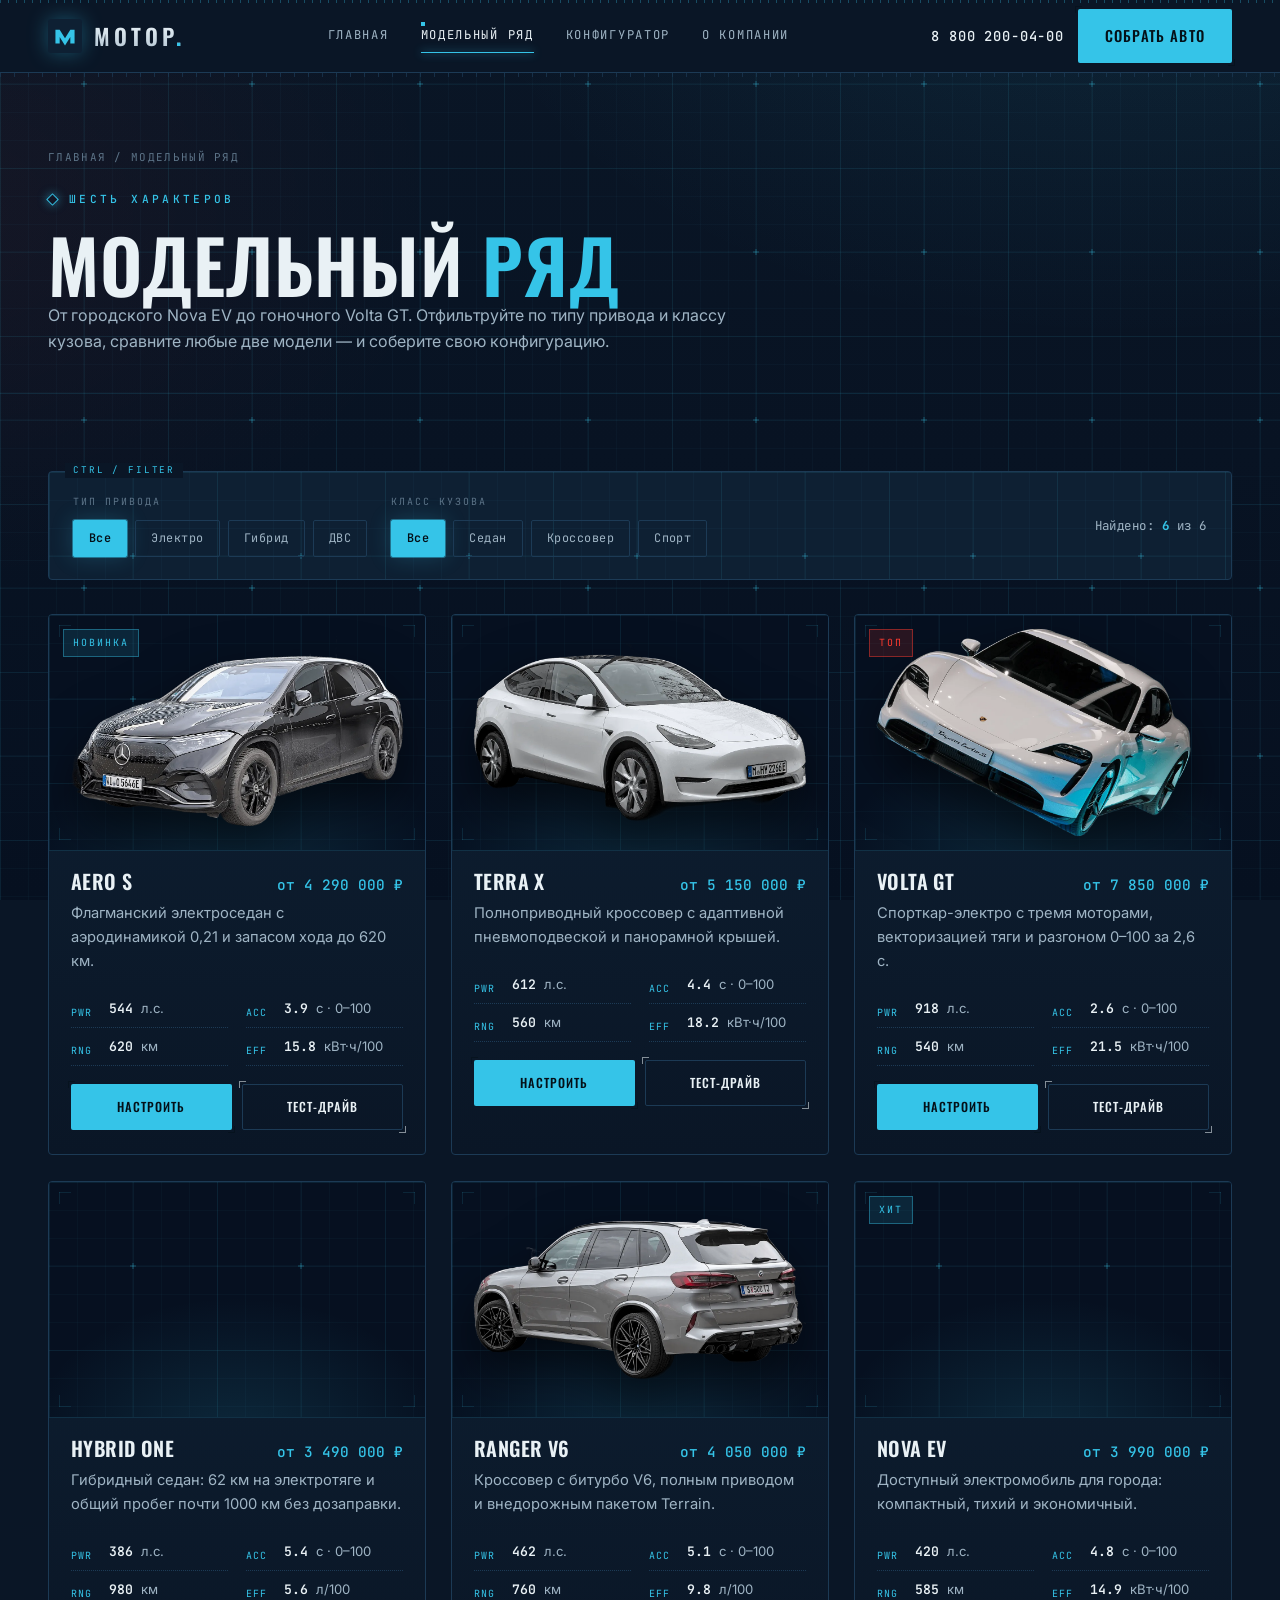
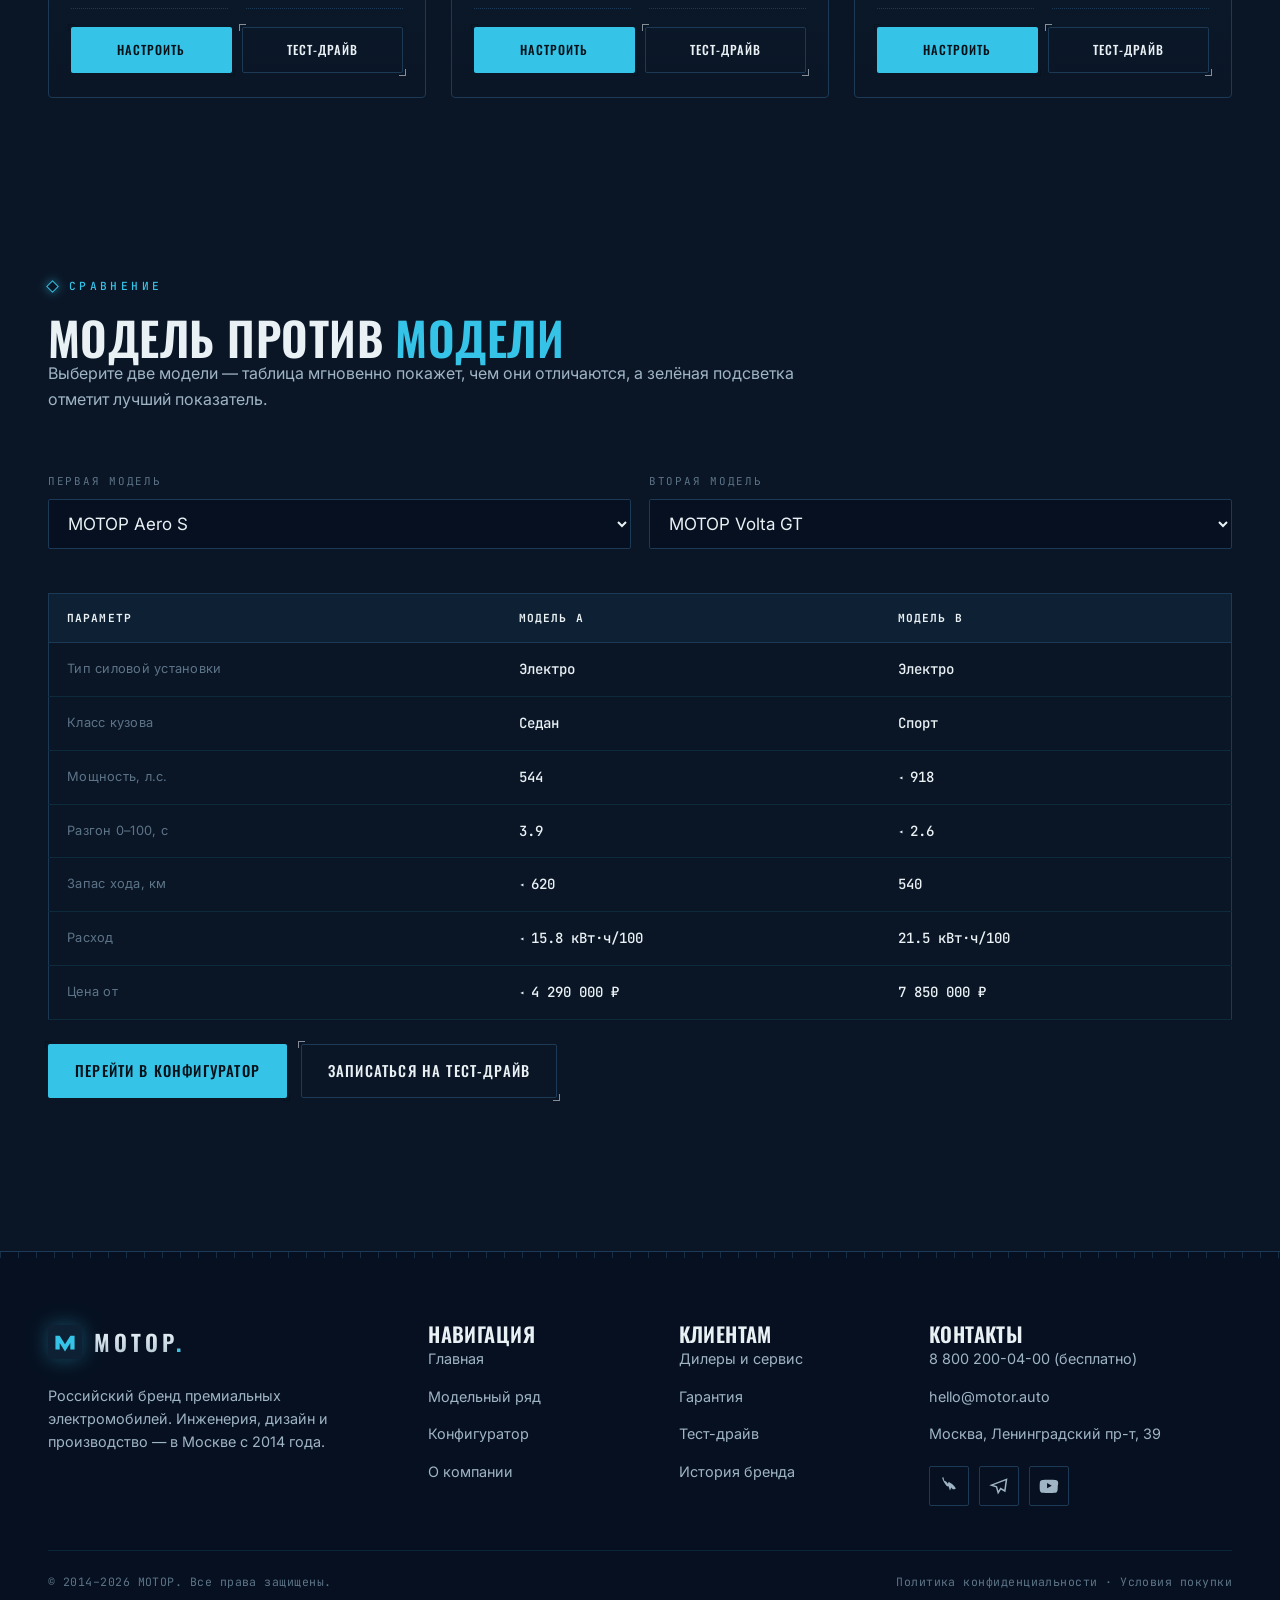
<file: auto/models.html>
<!DOCTYPE html>
<html lang="ru">
<head>
  <meta charset="UTF-8">
  <meta name="viewport" content="width=device-width, initial-scale=1.0">
  <title>Модельный ряд МОТОР — электро, гибрид, ДВС</title>
  <meta name="description" content="Полный модельный ряд МОТОР: электроседан Aero S, полноприводный Terra X, спорткар Volta GT, гибрид Hybrid One и доступный Nova EV. Фильтры и сравнение характеристик.">
  <meta name="keywords" content="МОТОР, модельный ряд, Aero S, Terra X, Volta GT, Hybrid One, сравнение автомобилей">
  <meta name="theme-color" content="#0a1626">
  <link rel="canonical" href="https://motor.example.com/models.html">

  <meta property="og:type" content="website">
  <meta property="og:site_name" content="МОТОР">
  <meta property="og:locale" content="ru_RU">
  <meta property="og:title" content="Модельный ряд МОТОР — от электро до ДВС">
  <meta property="og:description" content="Выберите тип привода и класс, сравните модели и соберите свою конфигурацию.">
  <meta property="og:image" content="https://motor.example.com/assets/img/g6.webp">
  <meta property="og:url" content="https://motor.example.com/models.html">

  <link rel="icon" href="data:image/svg+xml,%3Csvg%20xmlns='http://www.w3.org/2000/svg'%20viewBox='0%200%2064%2064'%3E%3Crect%20width='64'%20height='64'%20fill='%230a1626'/%3E%3Cpath%20d='M14%2046V20h8l10%2016%2010-16h8v26h-8V34l-10%2016-10-16v12z'%20fill='%2335c4e8'/%3E%3C/svg%3E">

  <link rel="preconnect" href="https://fonts.googleapis.com">
  <link rel="preconnect" href="https://fonts.gstatic.com" crossorigin>
  <link href="https://fonts.googleapis.com/css2?family=Inter:wght@400;500;600&family=JetBrains+Mono:wght@400;500;600;700&family=Oswald:wght@400;500;600;700&display=swap" rel="stylesheet">

  <link rel="stylesheet" href="css/style.css">
</head>
<body>
  <a class="skip-link" href="#main">К содержанию</a>

  <!-- ШАПКА -->
  <header class="site-header">
    <nav class="nav container" aria-label="Основная навигация">
      <a class="brand" href="index.html" aria-label="МОТОР — на главную">
        <svg class="brand__mark" viewBox="0 0 64 64" aria-hidden="true">
          <rect width="64" height="64" rx="6" fill="#0e2033"/>
          <path d="M14 46V20h8l10 16 10-16h8v26h-8V34l-10 16-10-16v12z" fill="#35c4e8"/>
        </svg>
        <span class="brand__name">МОТОР<span class="dot">.</span></span>
      </a>
      <div class="nav__links" id="navLinks">
        <a href="index.html">Главная</a>
        <a href="models.html" aria-current="page">Модельный ряд</a>
        <a href="configurator.html">Конфигуратор</a>
        <a href="about.html">О компании</a>
      </div>
      <div class="nav__cta">
        <a class="nav__phone" href="tel:+78002000400">8 800 200-04-00</a>
        <a class="btn" href="configurator.html">Собрать авто</a>
        <button class="burger" aria-label="Открыть меню" aria-expanded="false" aria-controls="navLinks">
          <span></span><span></span><span></span>
        </button>
      </div>
    </nav>
  </header>

  <main id="main">
    <section class="page-hero" aria-labelledby="modelsTitle">
      <div class="container">
        <nav class="breadcrumbs" aria-label="Хлебные крошки">
          <a href="index.html">Главная</a> / Модельный ряд
        </nav>
        <span class="eyebrow">Шесть характеров</span>
        <h1 id="modelsTitle">Модельный <span class="accent">ряд</span></h1>
        <p class="lead" style="max-width:700px">От городского Nova EV до гоночного Volta GT. Отфильтруйте по типу привода и классу кузова, сравните любые две модели — и соберите свою конфигурацию.</p>
      </div>
    </section>

    <section class="section section--tight" aria-labelledby="catalogTitle">
      <div class="container">
        <h2 class="visually-hidden" id="catalogTitle">Каталог моделей</h2>
        <!-- ФИЛЬТРЫ -->
        <div class="filters" role="toolbar" aria-label="Фильтры моделей" data-reveal="">
          <div class="filter-group">
            <span>Тип привода</span>
            <div class="chips" role="group" aria-label="Фильтр по типу привода">
              <button class="chip" type="button" data-field="type" data-filter="all" aria-pressed="true">Все</button>
              <button class="chip" type="button" data-field="type" data-filter="electro" aria-pressed="false">Электро</button>
              <button class="chip" type="button" data-field="type" data-filter="hybrid" aria-pressed="false">Гибрид</button>
              <button class="chip" type="button" data-field="type" data-filter="ice" aria-pressed="false">ДВС</button>
            </div>
          </div>
          <div class="filter-group">
            <span>Класс кузова</span>
            <div class="chips" role="group" aria-label="Фильтр по классу кузова">
              <button class="chip" type="button" data-field="cls" data-filter="all" aria-pressed="true">Все</button>
              <button class="chip" type="button" data-field="cls" data-filter="sedan" aria-pressed="false">Седан</button>
              <button class="chip" type="button" data-field="cls" data-filter="crossover" aria-pressed="false">Кроссовер</button>
              <button class="chip" type="button" data-field="cls" data-filter="sport" aria-pressed="false">Спорт</button>
            </div>
          </div>
          <div class="filters__count" id="filterCount" aria-live="polite"></div>
        </div>

        <!-- СЕТКА КАРТОЧЕК -->
        <div class="grid grid--3" id="modelsGrid"></div>

        <div class="empty-state" id="modelsEmpty" hidden>
          <p>Под такие фильтры моделей пока нет.</p>
          <button class="btn btn--ghost" type="button" data-reset-filters>Сбросить фильтры</button>
        </div>
      </div>
    </section>

    <!-- СРАВНЕНИЕ -->
    <section class="section section--tight compare" id="compare" aria-labelledby="compareTitle">
      <div class="container">
        <div class="section-head" data-reveal="">
          <span class="eyebrow">Сравнение</span>
          <h2 id="compareTitle">Модель против <span class="accent">модели</span></h2>
          <p class="lead">Выберите две модели — таблица мгновенно покажет, чем они отличаются, а зелёная подсветка отметит лучший показатель.</p>
        </div>
        <div class="compare__selects" data-reveal="">
          <div class="field">
            <label for="cmpA">Первая модель</label>
            <select id="cmpA"></select>
          </div>
          <div class="field">
            <label for="cmpB">Вторая модель</label>
            <select id="cmpB"></select>
          </div>
        </div>
        <div class="table-wrap" data-reveal="">
          <table class="compare__table">
            <thead>
              <tr>
                <th scope="col">Параметр</th>
                <th scope="col">Модель А</th>
                <th scope="col">Модель B</th>
              </tr>
            </thead>
            <tbody id="cmpBody"></tbody>
          </table>
        </div>
        <div class="btn-row" style="margin-top:24px" data-reveal="">
          <a class="btn" href="configurator.html">Перейти в конфигуратор</a>
          <a class="btn btn--ghost" href="index.html#testdrive">Записаться на тест-драйв</a>
        </div>
      </div>
    </section>
  </main>

  <!-- ФУТЕР -->
  <footer class="site-footer">
    <div class="container">
      <div class="footer__grid">
        <div class="footer__brand">
          <a class="brand" href="index.html">
            <svg class="brand__mark" viewBox="0 0 64 64" aria-hidden="true">
              <rect width="64" height="64" rx="6" fill="#0e2033"/>
              <path d="M14 46V20h8l10 16 10-16h8v26h-8V34l-10 16-10-16v12z" fill="#35c4e8"/>
            </svg>
            <span class="brand__name">МОТОР<span class="dot">.</span></span>
          </a>
          <p>Российский бренд премиальных электромобилей. Инженерия, дизайн и производство — в Москве с 2014 года.</p>
        </div>
        <div>
          <h3>Навигация</h3>
          <ul class="footer__links">
            <li><a href="index.html">Главная</a></li>
            <li><a href="models.html">Модельный ряд</a></li>
            <li><a href="configurator.html">Конфигуратор</a></li>
            <li><a href="about.html">О компании</a></li>
          </ul>
        </div>
        <div>
          <h3>Клиентам</h3>
          <ul class="footer__links">
            <li><a href="about.html#dealers">Дилеры и сервис</a></li>
            <li><a href="about.html#guarantee">Гарантия</a></li>
            <li><a href="index.html#testdrive">Тест-драйв</a></li>
            <li><a href="about.html#timeline">История бренда</a></li>
          </ul>
        </div>
        <div>
          <h3>Контакты</h3>
          <ul class="footer__links">
            <li><a href="tel:+78002000400">8 800 200-04-00 (бесплатно)</a></li>
            <li><a href="mailto:hello@motor.auto">hello@motor.auto</a></li>
            <li><a href="about.html#dealers">Москва, Ленинградский пр-т, 39</a></li>
          </ul>
          <div class="socials">
            <a href="https://vk.com" target="_blank" rel="noopener" aria-label="МОТОР ВКонтакте">
              <svg width="20" height="20" viewBox="0 0 24 24" fill="currentColor" aria-hidden="true"><path d="M13 17s.3-.03.5-.3c.2-.4.6-1.6 1-2.7.2-.8.5.5 1 1 .6.7 1.4.9 1.4.9h2s1.7-.2.9-1.7c-.2-.3-1.2-2.5-5-5.3-2-1.5-3-1.6-3.4-1.4-.6.3-.8 1.3-.3 2-.5-.3-1-1-2.4-2.6-.7-.8-1.2-1-1.5-1-.5-.1-1-.4-1-.6-.3-1-.7-3.2-.7-3.3s-.1-.4-.5-.4H4.5c-.4 0-.6.6-.5 1 .6 3 4.7 10 6.8 10 1-.3.6-.4 1 .8z"/></svg>
            </a>
            <a href="https://t.me" target="_blank" rel="noopener" aria-label="МОТОР в Telegram">
              <svg width="20" height="20" viewBox="0 0 24 24" fill="none" stroke="currentColor" stroke-width="1.8" aria-hidden="true"><path d="M21 4 3 11l6 2 2 7 3-5 5 3 2-14z"/></svg>
            </a>
            <a href="https://youtube.com" target="_blank" rel="noopener" aria-label="МОТОР на YouTube">
              <svg width="20" height="20" viewBox="0 0 24 24" fill="currentColor" aria-hidden="true"><path d="M23 8s-.2-1.6-.9-2.3c-.8-.9-1.7-.9-2.1-1C16.8 4.4 12 4.4 12 4.4s-4.8 0-8 .3c-.4.1-1.3.1-2.1 1C1.2 6.4 1 8 1 8S.8 9.8.8 11.6v1.7c0 1.8.2 3.6.2 3.6s.2 1.6.9 2.3c.8.9 1.9.9 2.4 1 1.7.2 7 .3 7 .3s4.8 0 8-.3c.4-.1 1.3-.1 2.1-1 .7-.7.9-2.3.9-2.3s.2-1.8.2-3.6v-1.7C23.2 9.8 23 8 23 8zM9.7 14.8V8.4l5.6 3.2-5.6 3.2z"/></svg>
            </a>
          </div>
        </div>
      </div>
      <div class="footer__bottom">
        <span>© 2014–2026 МОТОР. Все права защищены.</span>
        <span><a href="#">Политика конфиденциальности</a> · <a href="#">Условия покупки</a></span>
      </div>
    </div>
  </footer>

  <script src="js/main.js"></script>
</body>
</html>
</file>
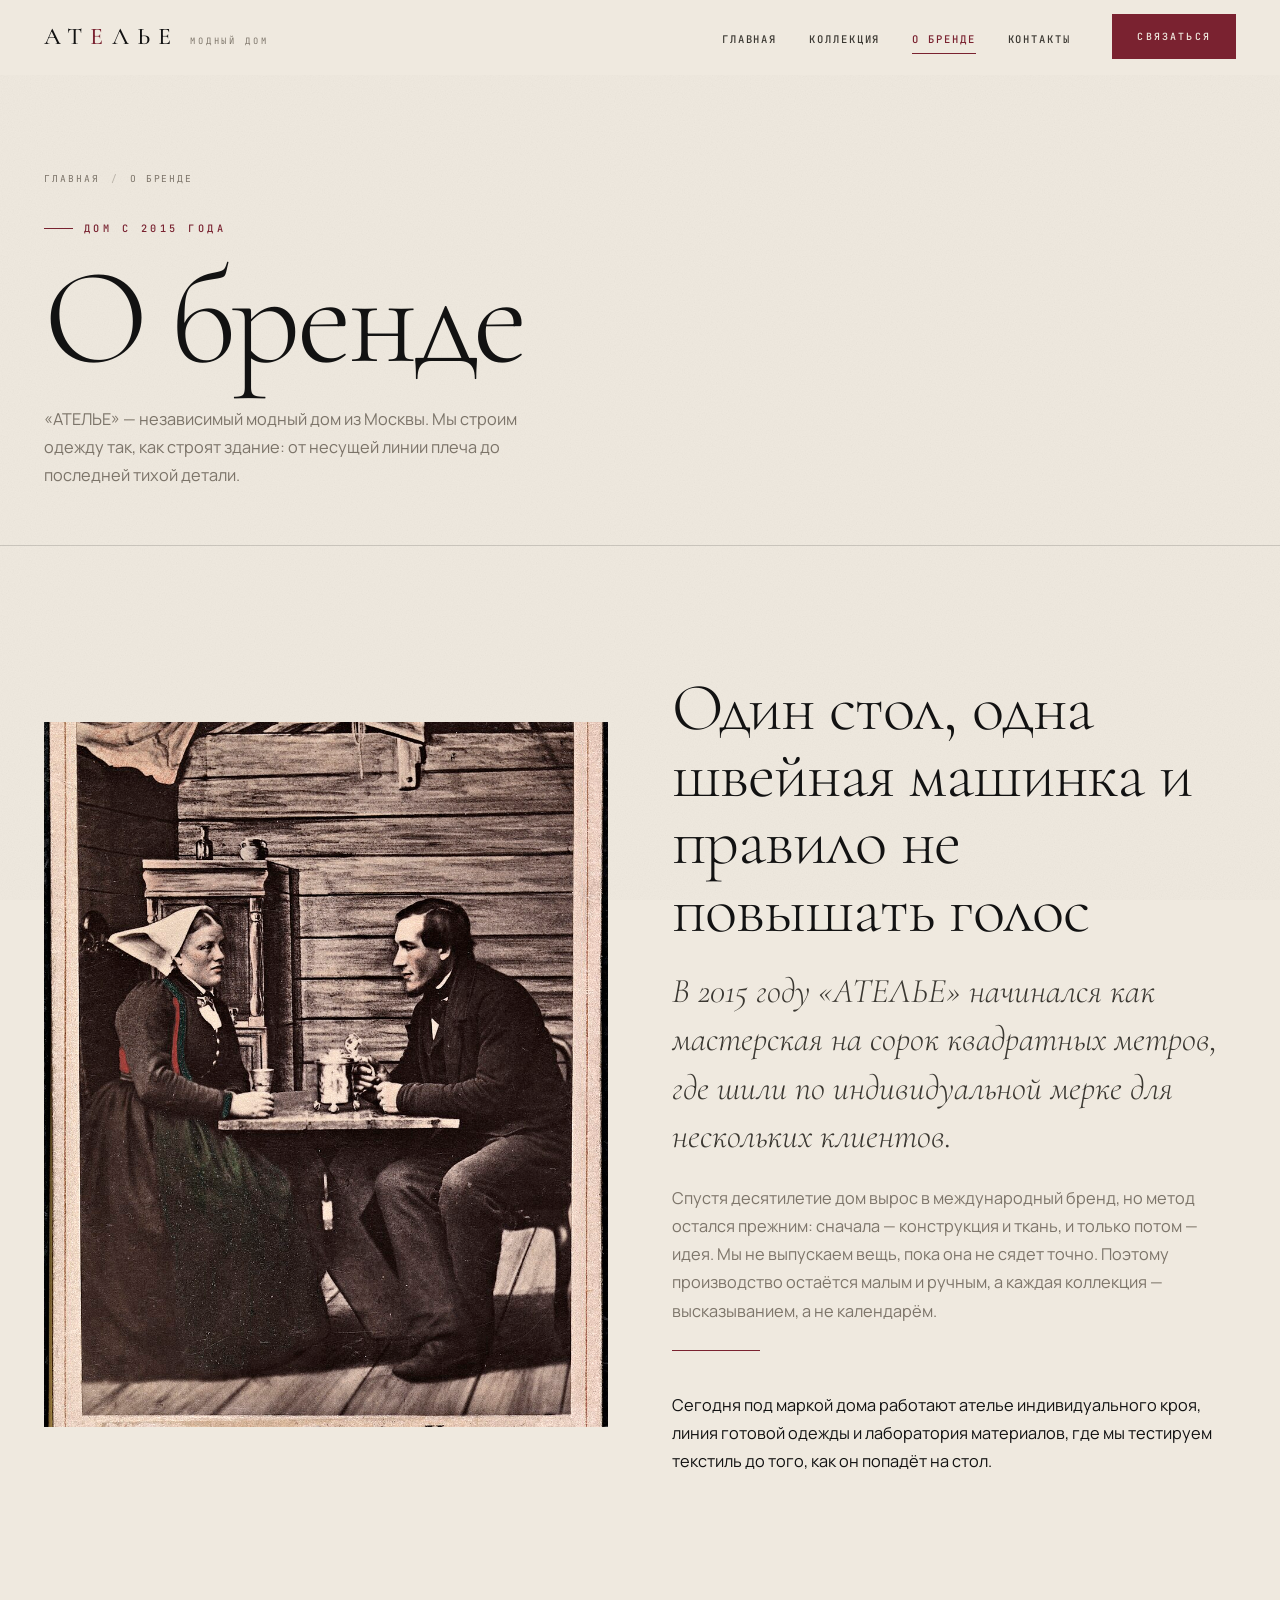
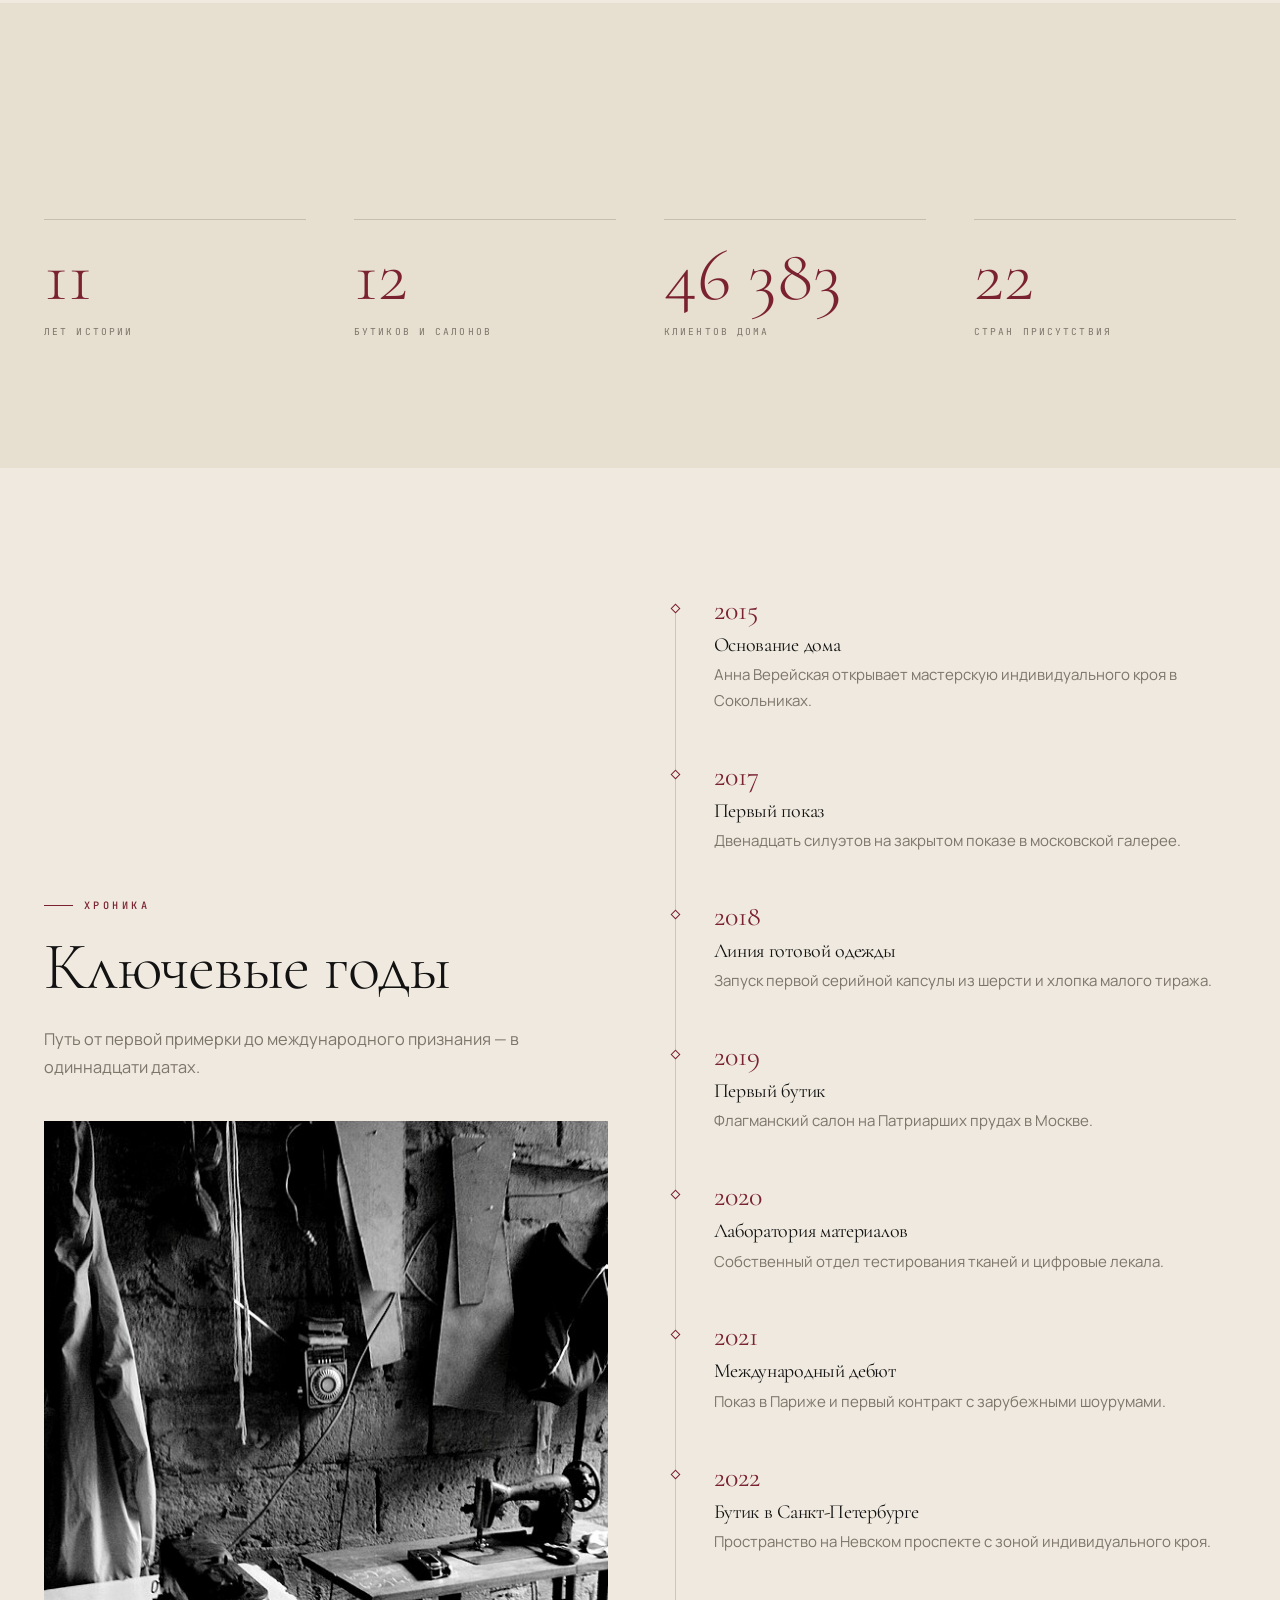
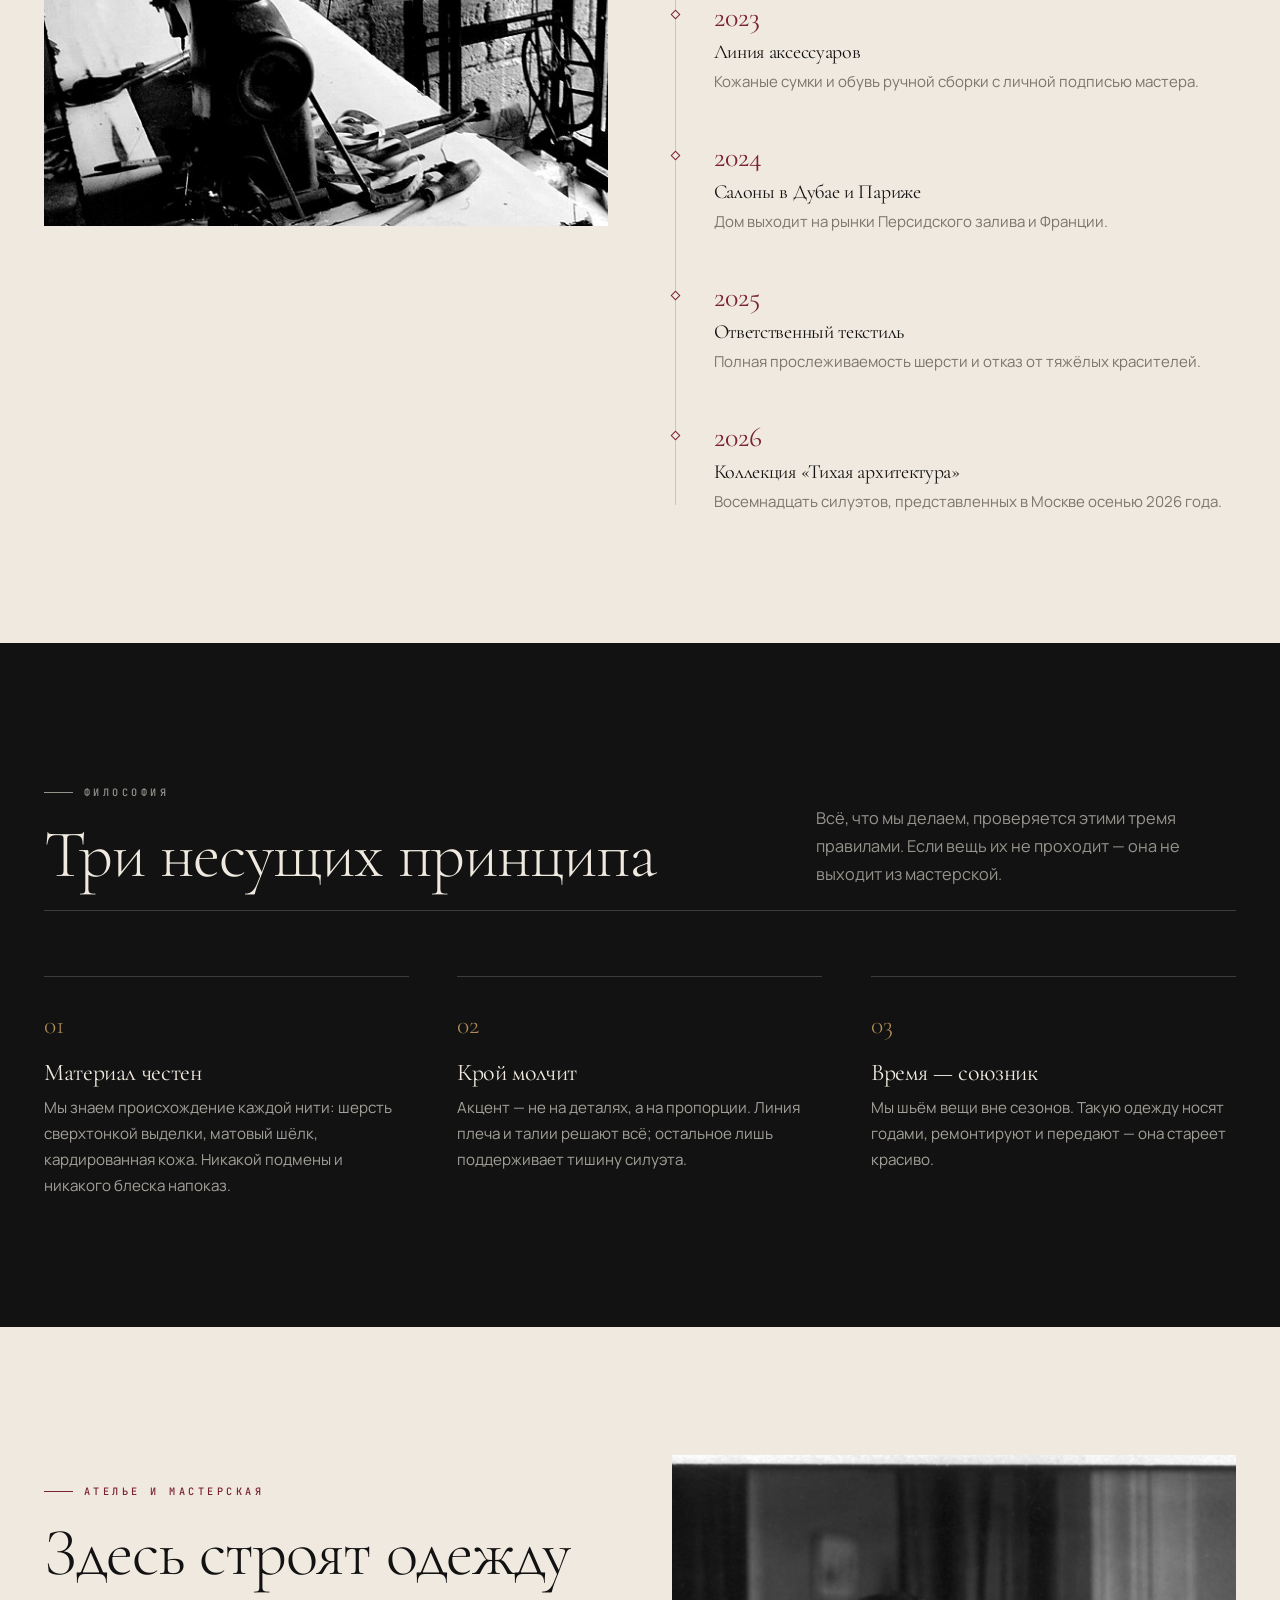
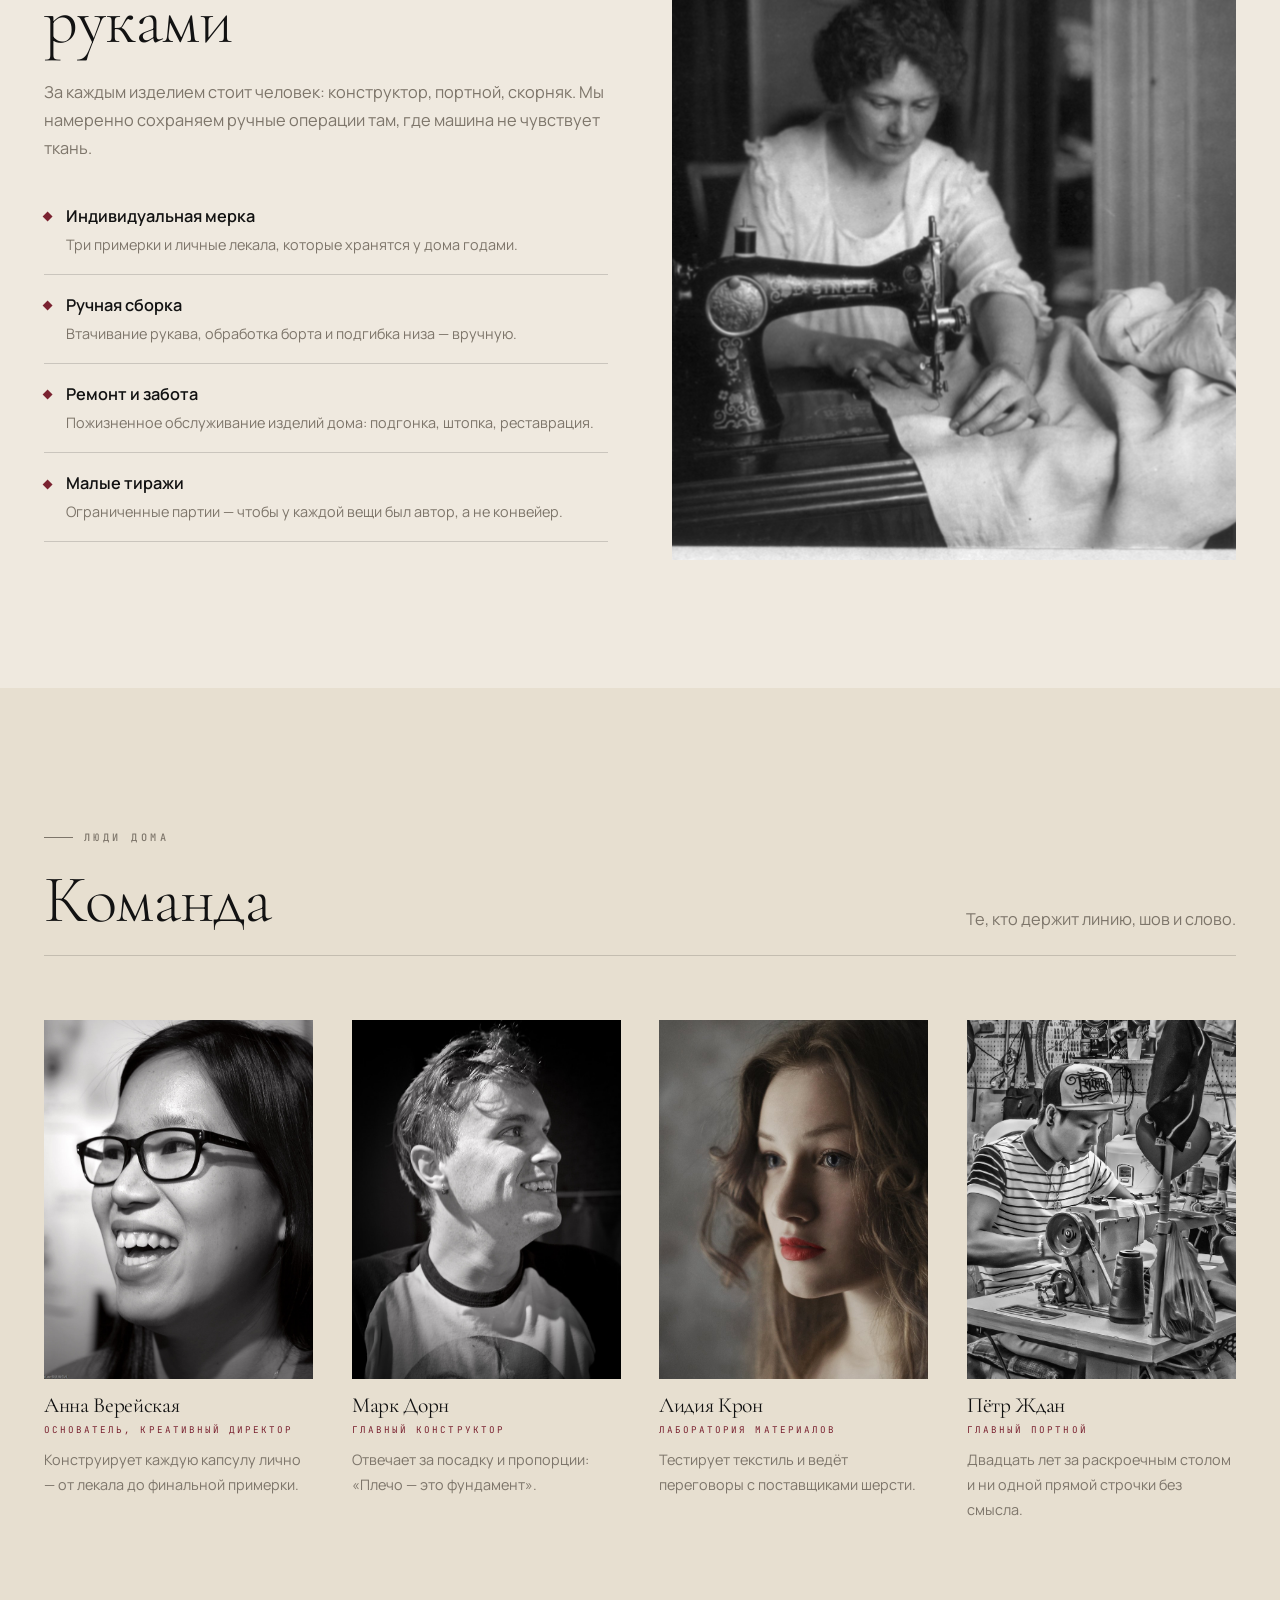
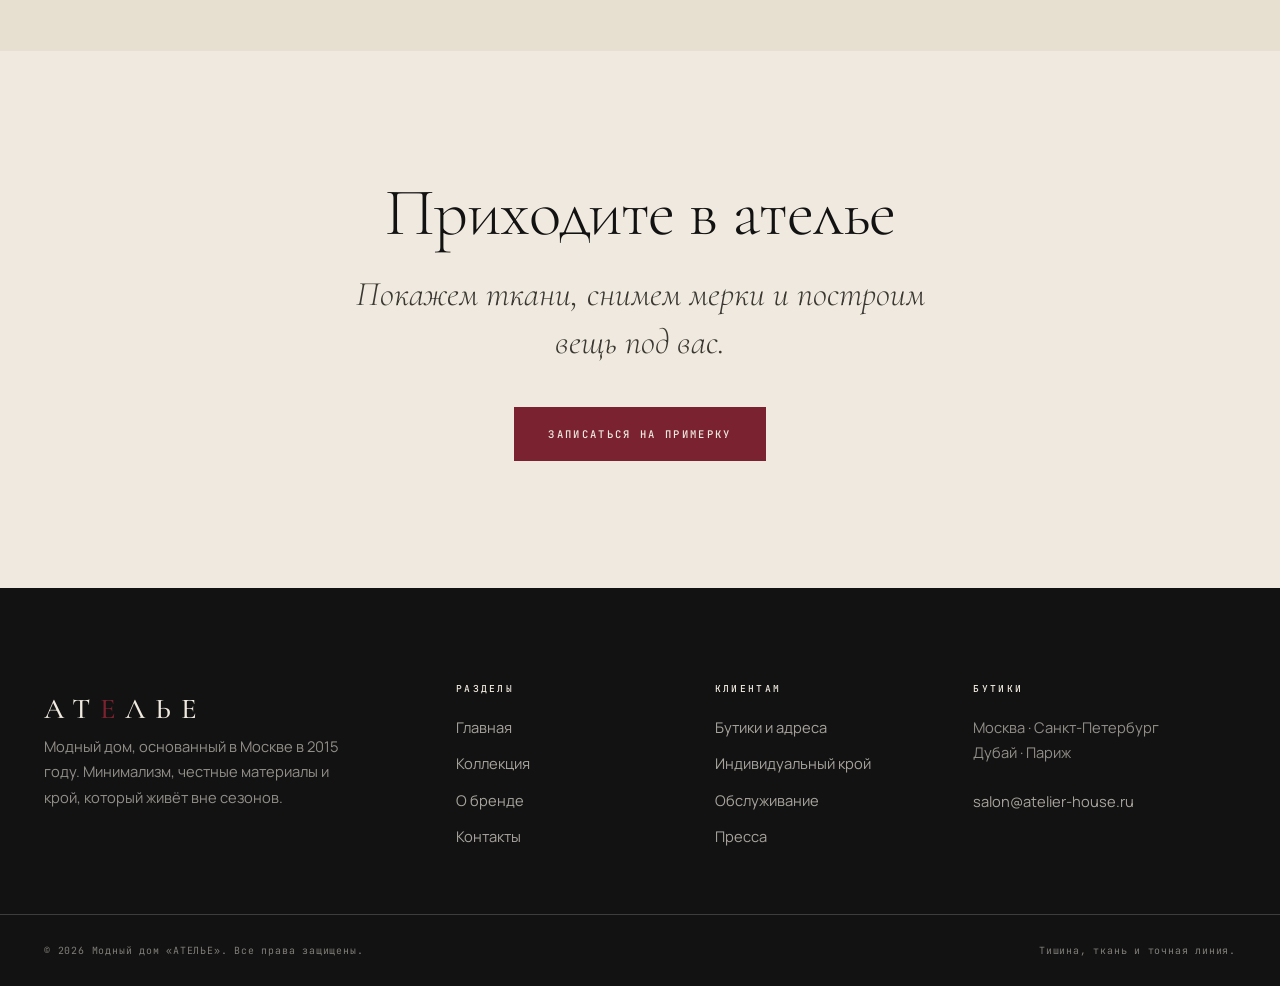
<file: fashion/about.html>
<!DOCTYPE html>
<html lang="ru">
<head>
  <meta charset="UTF-8">
  <meta name="viewport" content="width=device-width, initial-scale=1.0">
  <title>О бренде — АТЕЛЬЕ | История дома, философия, таймлайн 2015–2026</title>
  <meta name="description" content="История модного дома «АТЕЛЬЕ»: от первой мастерской в Москве в 2015 году до международных бутиков. Философия, таймлайн ключевых лет, цифры дома и команда.">
  <meta name="keywords" content="о бренде, история модного дома, философия моды, таймлайн, ателье, команда, АТЕЛЬЕ">
  <meta name="author" content="Модный дом «АТЕЛЬЕ»">
  <meta name="theme-color" content="#efe9df">

  <!-- Open Graph -->
  <meta property="og:type" content="website">
  <meta property="og:site_name" content="АТЕЛЬЕ">
  <meta property="og:title" content="О бренде — АТЕЛЬЕ">
  <meta property="og:description" content="История дома, философия кроя, таймлайн 2015–2026 и цифры бренда.">
  <meta property="og:image" content="assets/img/about-atelier.jpg">
  <meta property="og:url" content="about.html">
  <meta property="og:locale" content="ru_RU">
  <meta name="twitter:card" content="summary_large_image">
  <meta name="twitter:title" content="О бренде — АТЕЛЬЕ">
  <meta name="twitter:description" content="История модного дома «АТЕЛЬЕ» и его философия.">

  <!-- Favicon inline SVG -->
  <link rel="icon" href="favicon.svg">

  <!-- Google Fonts -->
  <link rel="preconnect" href="https://fonts.googleapis.com">
  <link rel="preconnect" href="https://fonts.gstatic.com" crossorigin>
  <link href="https://fonts.googleapis.com/css2?family=Cormorant+Garamond:ital,wght@0,300;0,400;0,500;0,600;1,300;1,400;1,500&family=JetBrains+Mono:wght@400;500&family=Manrope:wght@200..800&display=swap" rel="stylesheet">

  <link rel="stylesheet" href="css/style.css">
  <script>document.documentElement.classList.add('js');addEventListener('load',function(){document.body.classList.add('loaded')});setTimeout(function(){document.body.classList.add('loaded')},1200);</script>
</head>
<body>

  <a class="skip-link" href="#main">Перейти к содержимому</a>

  <!-- ============ HEADER ============ -->
  <header class="site-header" id="header">
    <div class="container header__inner">
      <a href="index.html" class="logo" aria-label="АТЕЛЬЕ — на главную">
        <span class="logo__mark">АТ<b>Е</b>ЛЬЕ</span>
        <span class="logo__sub">модный дом</span>
      </a>

      <nav class="nav" id="nav" aria-label="Основная навигация">
        <ul class="nav__list">
          <li><a href="index.html" class="nav__link">Главная</a></li>
          <li><a href="collection.html" class="nav__link">Коллекция</a></li>
          <li><a href="about.html" class="nav__link">О бренде</a></li>
          <li><a href="contact.html" class="nav__link">Контакты</a></li>
        </ul>
        <a href="contact.html" class="btn nav__cta">Связаться</a>
      </nav>

      <button class="nav-toggle" id="navToggle" type="button" aria-label="Открыть меню" aria-expanded="false" aria-controls="nav">
        <span></span><span></span><span></span>
      </button>
    </div>
  </header>

  <main id="main">

    <!-- ============ ЗАГОЛОВОК ============ -->
    <section class="page-head">
      <div class="container">
        <nav class="breadcrumb" aria-label="Хлебные крошки">
          <a href="index.html">Главная</a>
          <span aria-hidden="true">/</span>
          <span aria-current="page">О бренде</span>
        </nav>
        <p class="eyebrow">Дом с 2015 года</p>
        <h1 class="page-head__title" data-split>О бренде</h1>
        <p class="page-head__intro">
          «АТЕЛЬЕ» — независимый модный дом из Москвы. Мы строим одежду так, как строят здание:
          от несущей линии плеча до последней тихой детали.
        </p>
      </div>
    </section>

    <!-- ============ ИСТОРИЯ ============ -->
    <section class="section" aria-labelledby="history-title">
      <div class="container about-split">
        <div class="about-split__media reveal">
          <div class="media media--4x5">
            <img src="assets/img/about-history.jpg" alt="Основательница дома за раскроечным столом в мастерской" loading="lazy">
          </div>
        </div>
        <div class="reveal" data-delay="1">
          <h2 id="history-title">Один стол, одна швейная машинка и правило не повышать голос</h2>
          <p class="lead mt-2">
            В 2015 году «АТЕЛЬЕ» начинался как мастерская на сорок квадратных метров, где шили
            по индивидуальной мерке для нескольких клиентов.
          </p>
          <p class="mt-2 text-muted">
            Спустя десятилетие дом вырос в международный бренд, но метод остался прежним: сначала —
            конструкция и ткань, и только потом — идея. Мы не выпускаем вещь, пока она не сядет точно.
            Поэтому производство остаётся малым и ручным, а каждая коллекция — высказыванием, а не
            календарём.
          </p>
          <div class="rule"></div>
          <p class="mt-3">
            Сегодня под маркой дома работают ателье индивидуального кроя, линия готовой одежды
            и лаборатория материалов, где мы тестируем текстиль до того, как он попадёт на стол.
          </p>
        </div>
      </div>
    </section>

    <!-- ============ ЦИФРЫ ============ -->
    <section class="section section--alt" aria-label="Дом в цифрах">
      <div class="container">
        <p class="eyebrow reveal">Дом в цифрах</p>
        <div class="stats mt-3">
          <div class="stat reveal">
            <div class="stat__num"><span data-count="11">0</span></div>
            <div class="stat__label">лет истории</div>
          </div>
          <div class="stat reveal" data-delay="1">
            <div class="stat__num"><span data-count="12">0</span></div>
            <div class="stat__label">бутиков и салонов</div>
          </div>
          <div class="stat reveal" data-delay="2">
            <div class="stat__num"><span data-count="48000">0</span></div>
            <div class="stat__label">клиентов дома</div>
          </div>
          <div class="stat reveal" data-delay="3">
            <div class="stat__num"><span data-count="23">0</span></div>
            <div class="stat__label">стран присутствия</div>
          </div>
        </div>
      </div>
    </section>

    <!-- ============ ТАЙМЛАЙН ============ -->
    <section class="section" aria-labelledby="timeline-title">
      <div class="container about-split">
        <div class="reveal">
          <p class="eyebrow">Хроника</p>
          <h2 id="timeline-title">Ключевые годы</h2>
          <p class="mt-2 text-muted">
            Путь от первой примерки до международного признания — в одиннадцати датах.
          </p>
          <div class="about-split__media mt-3">
            <div class="media media--4x5">
              <img src="assets/img/about-atelier.jpg" alt="Мастерская дома: деревянные столы, лекала и рулоны ткани" loading="lazy">
            </div>
          </div>
        </div>

        <ol class="timeline reveal" data-delay="1">
          <li class="timeline__item">
            <span class="timeline__year">2015</span>
            <h3 class="timeline__title">Основание дома</h3>
            <p class="timeline__text">Анна Верейская открывает мастерскую индивидуального кроя в Сокольниках.</p>
          </li>
          <li class="timeline__item">
            <span class="timeline__year">2017</span>
            <h3 class="timeline__title">Первый показ</h3>
            <p class="timeline__text">Двенадцать силуэтов на закрытом показе в московской галерее.</p>
          </li>
          <li class="timeline__item">
            <span class="timeline__year">2018</span>
            <h3 class="timeline__title">Линия готовой одежды</h3>
            <p class="timeline__text">Запуск первой серийной капсулы из шерсти и хлопка малого тиража.</p>
          </li>
          <li class="timeline__item">
            <span class="timeline__year">2019</span>
            <h3 class="timeline__title">Первый бутик</h3>
            <p class="timeline__text">Флагманский салон на Патриарших прудах в Москве.</p>
          </li>
          <li class="timeline__item">
            <span class="timeline__year">2020</span>
            <h3 class="timeline__title">Лаборатория материалов</h3>
            <p class="timeline__text">Собственный отдел тестирования тканей и цифровые лекала.</p>
          </li>
          <li class="timeline__item">
            <span class="timeline__year">2021</span>
            <h3 class="timeline__title">Международный дебют</h3>
            <p class="timeline__text">Показ в Париже и первый контракт с зарубежными шоурумами.</p>
          </li>
          <li class="timeline__item">
            <span class="timeline__year">2022</span>
            <h3 class="timeline__title">Бутик в Санкт-Петербурге</h3>
            <p class="timeline__text">Пространство на Невском проспекте с зоной индивидуального кроя.</p>
          </li>
          <li class="timeline__item">
            <span class="timeline__year">2023</span>
            <h3 class="timeline__title">Линия аксессуаров</h3>
            <p class="timeline__text">Кожаные сумки и обувь ручной сборки с личной подписью мастера.</p>
          </li>
          <li class="timeline__item">
            <span class="timeline__year">2024</span>
            <h3 class="timeline__title">Салоны в Дубае и Париже</h3>
            <p class="timeline__text">Дом выходит на рынки Персидского залива и Франции.</p>
          </li>
          <li class="timeline__item">
            <span class="timeline__year">2025</span>
            <h3 class="timeline__title">Ответственный текстиль</h3>
            <p class="timeline__text">Полная прослеживаемость шерсти и отказ от тяжёлых красителей.</p>
          </li>
          <li class="timeline__item">
            <span class="timeline__year">2026</span>
            <h3 class="timeline__title">Коллекция «Тихая архитектура»</h3>
            <p class="timeline__text">Восемнадцать силуэтов, представленных в Москве осенью 2026 года.</p>
          </li>
        </ol>
      </div>
    </section>

    <!-- ============ ФИЛОСОФИЯ ============ -->
    <section class="section section--dark" aria-labelledby="philosophy-title">
      <div class="container">
        <div class="section-head reveal">
          <div>
            <p class="eyebrow">Философия</p>
            <h2 id="philosophy-title">Три несущих принципа</h2>
          </div>
          <p class="measure-sm">
            Всё, что мы делаем, проверяется этими тремя правилами. Если вещь их не проходит — она не выходит из мастерской.
          </p>
        </div>

        <div class="philosophy">
          <article class="principle reveal">
            <h3>Материал честен</h3>
            <p>Мы знаем происхождение каждой нити: шерсть сверхтонкой выделки, матовый шёлк, кардированная кожа. Никакой подмены и никакого блеска напоказ.</p>
          </article>
          <article class="principle reveal" data-delay="1">
            <h3>Крой молчит</h3>
            <p>Акцент — не на деталях, а на пропорции. Линия плеча и талии решают всё; остальное лишь поддерживает тишину силуэта.</p>
          </article>
          <article class="principle reveal" data-delay="2">
            <h3>Время — союзник</h3>
            <p>Мы шьём вещи вне сезонов. Такую одежду носят годами, ремонтируют и передают — она стареет красиво.</p>
          </article>
        </div>
      </div>
    </section>

    <!-- ============ АТЕЛЬЕ / МАСТЕРСКАЯ ============ -->
    <section class="section" aria-labelledby="atelier-title">
      <div class="container about-split about-split--flip">
        <div class="about-split__media reveal">
          <div class="media media--4x5">
            <img src="assets/img/about-workshop.jpg" alt="Мастер вручную обрабатывает край изделия в ателье" loading="lazy">
          </div>
        </div>
        <div class="reveal" data-delay="1">
          <p class="eyebrow">Ателье и мастерская</p>
          <h2 id="atelier-title">Здесь строят одежду руками</h2>
          <p class="mt-2 text-muted">
            За каждым изделием стоит человек: конструктор, портной, скорняк. Мы намеренно сохраняем
            ручные операции там, где машина не чувствует ткань.
          </p>
          <ul class="feature-list mt-3">
            <li><div><b>Индивидуальная мерка</b><span>Три примерки и личные лекала, которые хранятся у дома годами.</span></div></li>
            <li><div><b>Ручная сборка</b><span>Втачивание рукава, обработка борта и подгибка низа — вручную.</span></div></li>
            <li><div><b>Ремонт и забота</b><span>Пожизненное обслуживание изделий дома: подгонка, штопка, реставрация.</span></div></li>
            <li><div><b>Малые тиражи</b><span>Ограниченные партии — чтобы у каждой вещи был автор, а не конвейер.</span></div></li>
          </ul>
        </div>
      </div>
    </section>

    <!-- ============ КОМАНДА ============ -->
    <section class="section section--alt" aria-labelledby="team-title">
      <div class="container">
        <div class="section-head reveal">
          <div>
            <p class="eyebrow">Люди дома</p>
            <h2 id="team-title">Команда</h2>
          </div>
          <p>Те, кто держит линию, шов и слово.</p>
        </div>

        <div class="team-grid">
          <article class="team-card reveal">
            <div class="media media--3x4">
              <img src="assets/img/team-01.jpg" alt="Портрет Анны Верейской, креативного директора" loading="lazy">
            </div>
            <h3 class="team-card__name">Анна Верейская</h3>
            <p class="team-card__role">Основатель, креативный директор</p>
            <p class="team-card__bio">Конструирует каждую капсулу лично — от лекала до финальной примерки.</p>
          </article>

          <article class="team-card reveal" data-delay="1">
            <div class="media media--3x4">
              <img src="assets/img/team-02.jpg" alt="Портрет главного конструктора дома" loading="lazy">
            </div>
            <h3 class="team-card__name">Марк Дорн</h3>
            <p class="team-card__role">Главный конструктор</p>
            <p class="team-card__bio">Отвечает за посадку и пропорции: «Плечо — это фундамент».</p>
          </article>

          <article class="team-card reveal" data-delay="2">
            <div class="media media--3x4">
              <img src="assets/img/team-03.jpg" alt="Портрет руководителя лаборатории материалов" loading="lazy">
            </div>
            <h3 class="team-card__name">Лидия Крон</h3>
            <p class="team-card__role">Лаборатория материалов</p>
            <p class="team-card__bio">Тестирует текстиль и ведёт переговоры с поставщиками шерсти.</p>
          </article>

          <article class="team-card reveal" data-delay="3">
            <div class="media media--3x4">
              <img src="assets/img/team-04.jpg" alt="Портрет главного портного ателье" loading="lazy">
            </div>
            <h3 class="team-card__name">Пётр Ждан</h3>
            <p class="team-card__role">Главный портной</p>
            <p class="team-card__bio">Двадцать лет за раскроечным столом и ни одной прямой строчки без смысла.</p>
          </article>
        </div>
      </div>
    </section>

    <!-- ============ CTA ============ -->
    <section class="section" aria-label="Записаться">
      <div class="container text-center">
        <h2 class="reveal">Приходите в ателье</h2>
        <p class="lead mx-auto mt-2 reveal measure-sm" data-delay="1">Покажем ткани, снимем мерки и построим вещь под вас.</p>
        <div class="mt-3 reveal" data-delay="2">
          <a href="contact.html" class="btn">Записаться на примерку</a>
        </div>
      </div>
    </section>

  </main>

  <!-- ============ FOOTER ============ -->
  <footer class="site-footer">
    <div class="container footer-grid">
      <div class="footer-brand">
        <span class="logo__mark">АТ<b>Е</b>ЛЬЕ</span>
        <p>Модный дом, основанный в Москве в 2015 году. Минимализм, честные материалы и крой, который живёт вне сезонов.</p>
      </div>

      <nav class="footer-col" aria-label="Разделы">
        <h3>Разделы</h3>
        <ul>
          <li><a href="index.html">Главная</a></li>
          <li><a href="collection.html">Коллекция</a></li>
          <li><a href="about.html">О бренде</a></li>
          <li><a href="contact.html">Контакты</a></li>
        </ul>
      </nav>

      <nav class="footer-col" aria-label="Клиентам">
        <h3>Клиентам</h3>
        <ul>
          <li><a href="contact.html">Бутики и адреса</a></li>
          <li><a href="contact.html">Индивидуальный крой</a></li>
          <li><a href="contact.html">Обслуживание</a></li>
          <li><a href="contact.html">Пресса</a></li>
        </ul>
      </nav>

      <div class="footer-col">
        <h3>Бутики</h3>
        <p>Москва · Санкт-Петербург<br>Дубай · Париж</p>
        <p class="mt-2"><a href="mailto:salon@atelier-house.ru">salon@atelier-house.ru</a></p>
      </div>
    </div>

    <div class="container footer-bottom">
      <p>© <span data-year>2026</span> Модный дом «АТЕЛЬЕ». Все права защищены.</p>
      <p>Тишина, ткань и точная линия.</p>
    </div>
  </footer>

  <button class="to-top" type="button" aria-label="Наверх">
    <svg width="18" height="18" viewBox="0 0 24 24" fill="none" stroke="currentColor" stroke-width="1.6" stroke-linecap="round" stroke-linejoin="round"><path d="M12 19V5M5 12l7-7 7 7"/></svg>
  </button>

  <script src="js/main.js" defer></script>
</body>
</html>
</file>
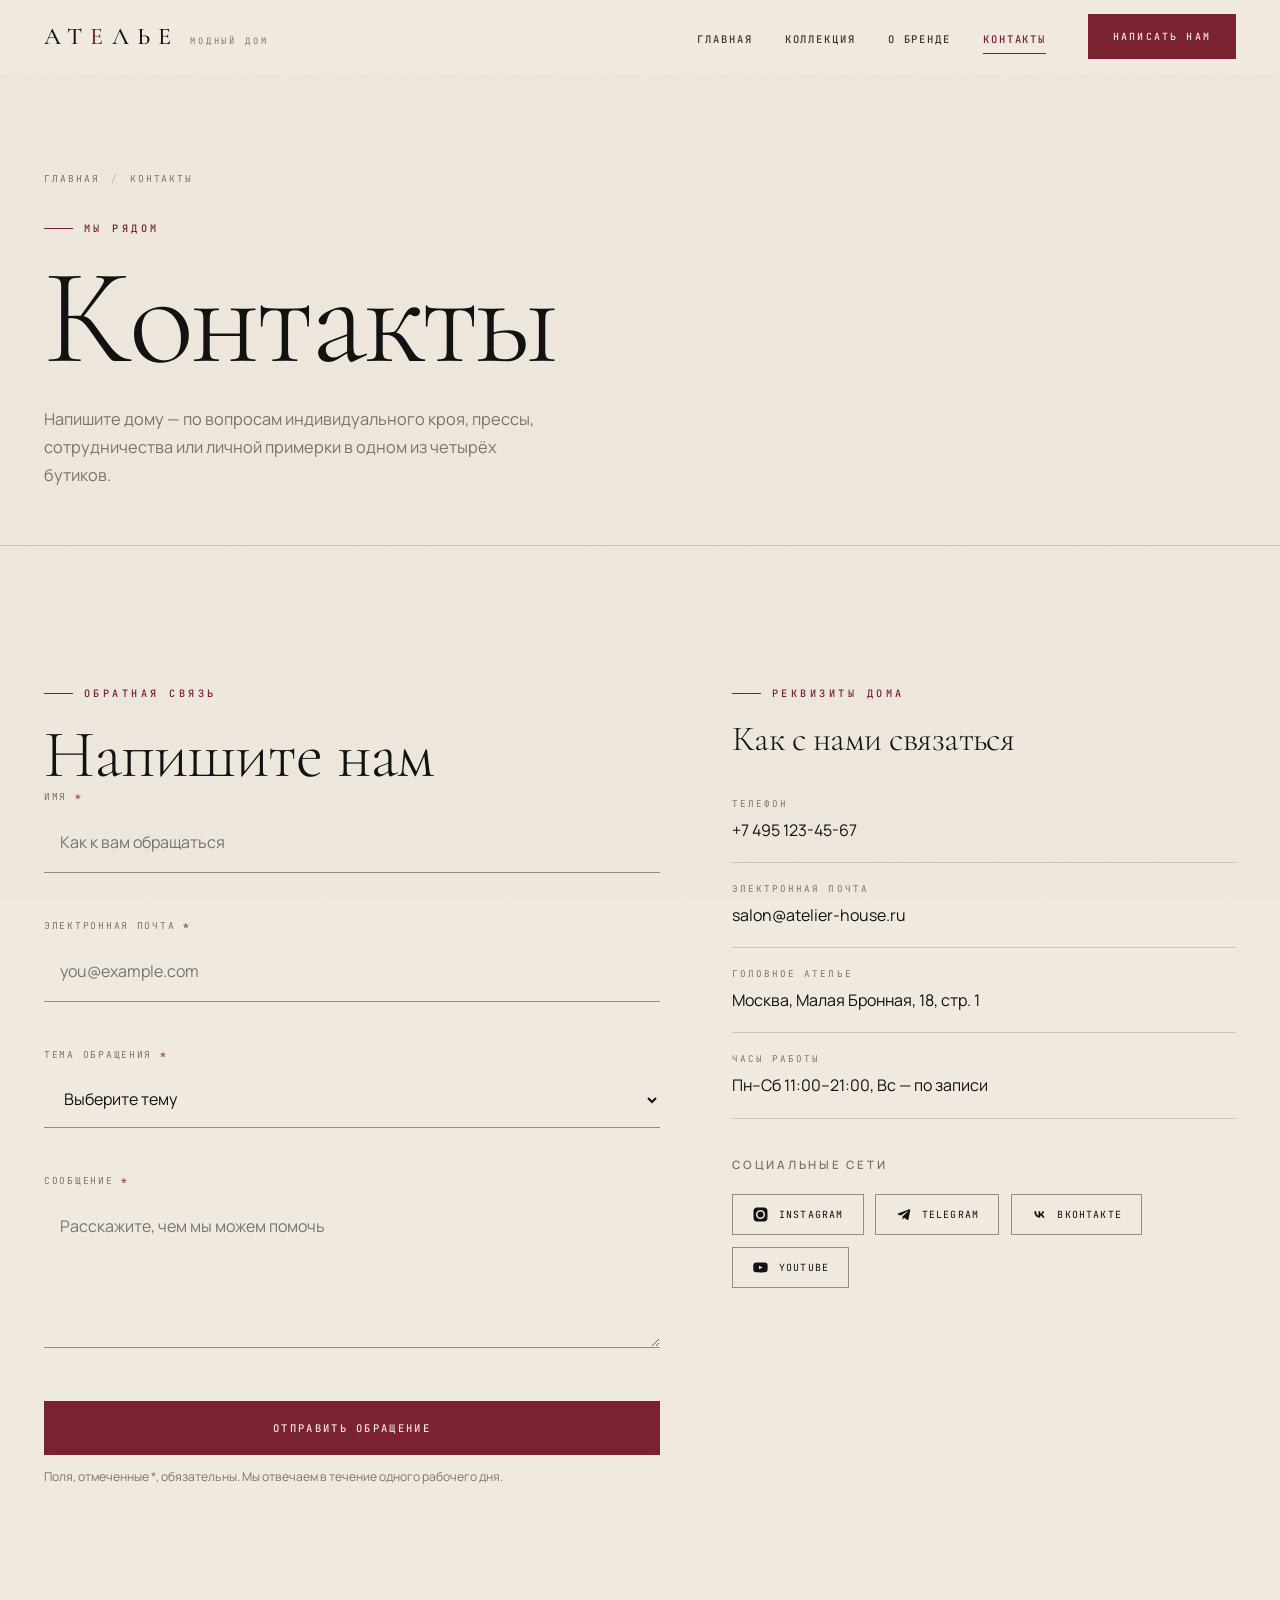
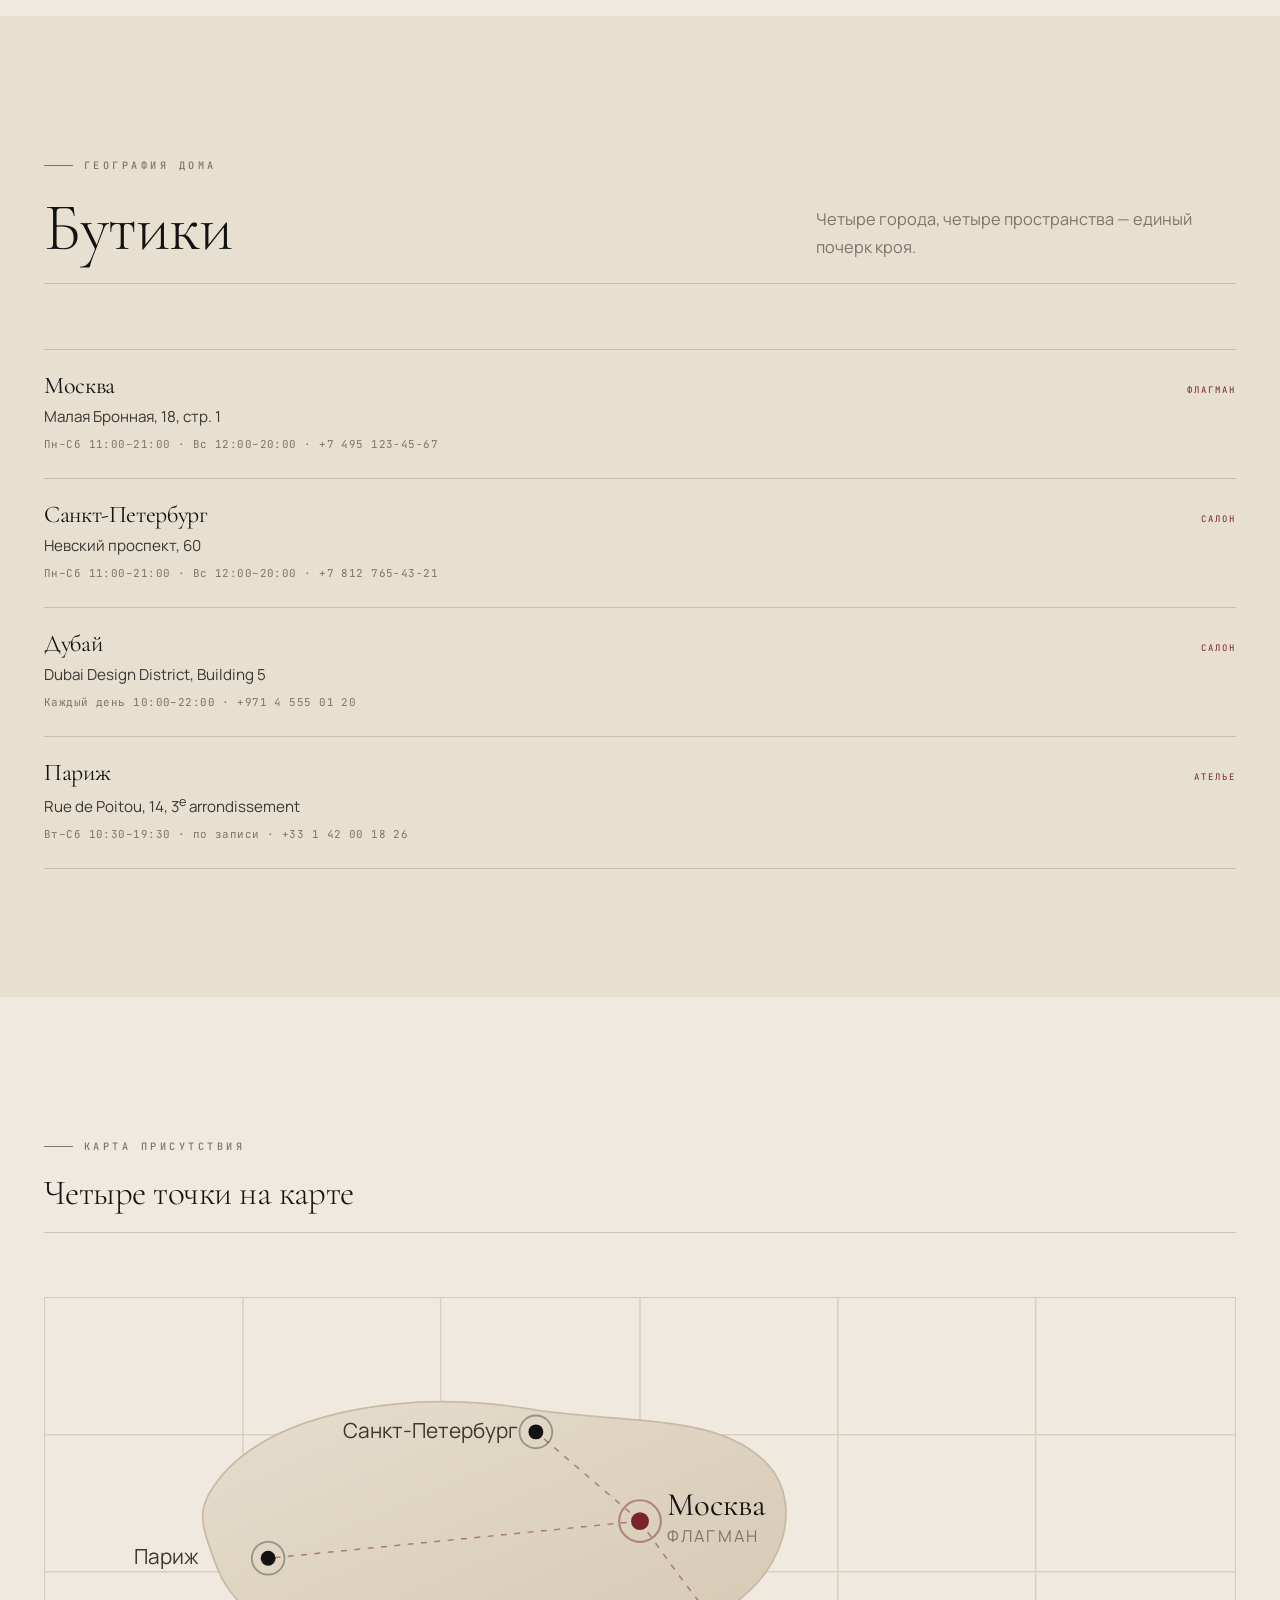
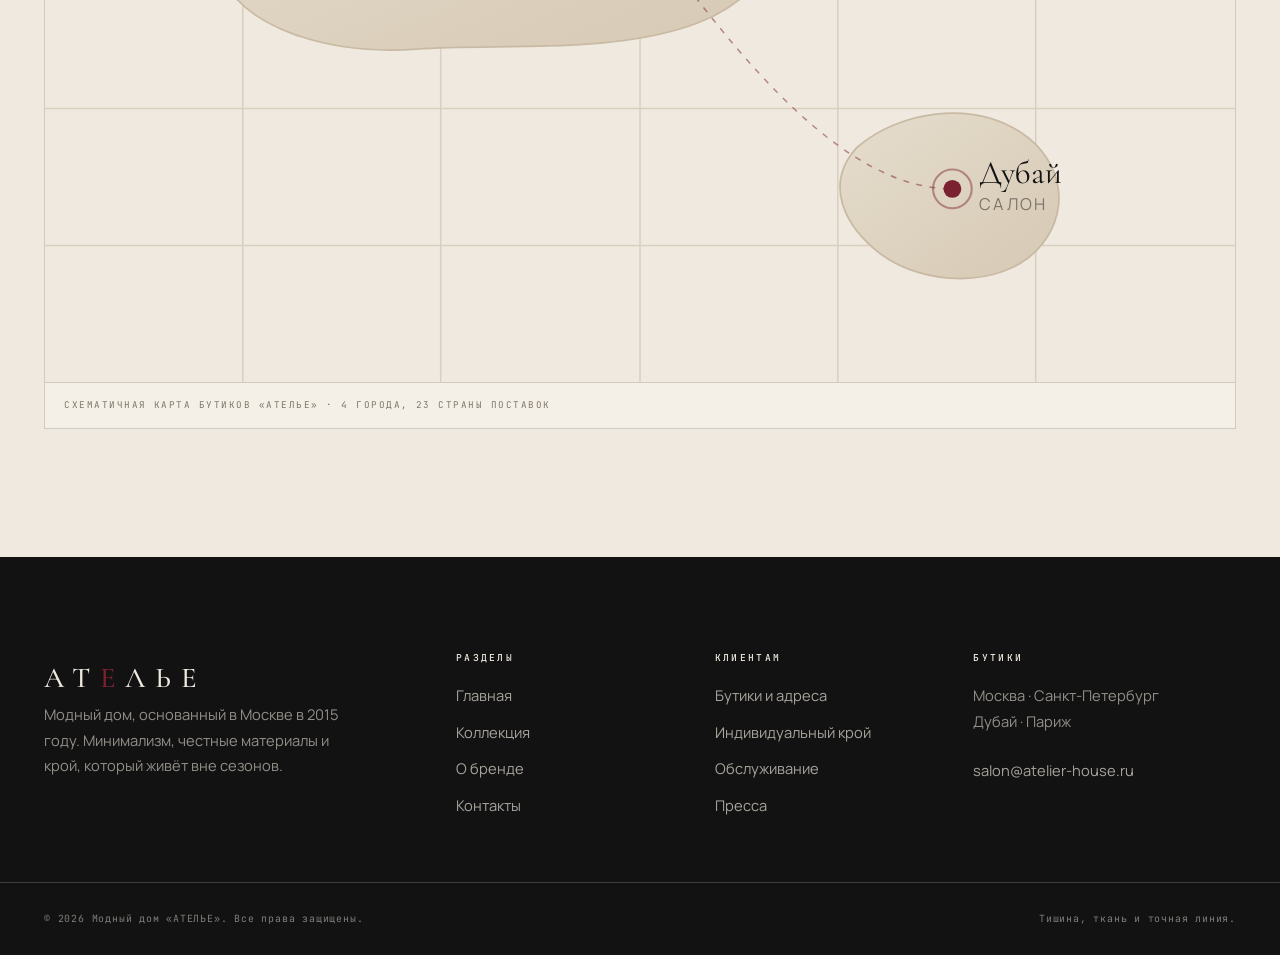
<file: fashion/contact.html>
<!DOCTYPE html>
<html lang="ru">
<head>
  <meta charset="UTF-8">
  <meta name="viewport" content="width=device-width, initial-scale=1.0">
  <title>Контакты — АТЕЛЬЕ | Бутики в Москве, Санкт-Петербурге, Дубае и Париже</title>
  <meta name="description" content="Свяжитесь с модным домом «АТЕЛЬЕ»: форма обратной связи, адреса и часы работы бутиков в Москве, Санкт-Петербурге, Дубае и Париже, социальные сети дома.">
  <meta name="keywords" content="контакты, бутики, Москва, Санкт-Петербург, Дубай, Париж, АТЕЛЬЕ, обратная связь">
  <meta name="author" content="Модный дом «АТЕЛЬЕ»">
  <meta name="theme-color" content="#efe9df">

  <!-- Open Graph -->
  <meta property="og:type" content="website">
  <meta property="og:site_name" content="АТЕЛЬЕ">
  <meta property="og:title" content="Контакты — АТЕЛЬЕ">
  <meta property="og:description" content="Форма обратной связи, адреса бутиков в четырёх городах и социальные сети дома.">
  <meta property="og:image" content="assets/img/hero.jpg">
  <meta property="og:url" content="contact.html">
  <meta property="og:locale" content="ru_RU">
  <meta name="twitter:card" content="summary_large_image">
  <meta name="twitter:title" content="Контакты — АТЕЛЬЕ">
  <meta name="twitter:description" content="Бутики модного дома «АТЕЛЬЕ» и форма обратной связи.">

  <!-- Favicon inline SVG -->
  <link rel="icon" href="favicon.svg">

  <!-- Google Fonts -->
  <link rel="preconnect" href="https://fonts.googleapis.com">
  <link rel="preconnect" href="https://fonts.gstatic.com" crossorigin>
  <link href="https://fonts.googleapis.com/css2?family=Cormorant+Garamond:ital,wght@0,300;0,400;0,500;0,600;1,300;1,400;1,500&family=JetBrains+Mono:wght@400;500&family=Manrope:wght@200..800&display=swap" rel="stylesheet">

  <link rel="stylesheet" href="css/style.css">
  <script>document.documentElement.classList.add('js');addEventListener('load',function(){document.body.classList.add('loaded')});setTimeout(function(){document.body.classList.add('loaded')},1200);</script>
</head>
<body>

  <a class="skip-link" href="#main">Перейти к содержимому</a>

  <!-- ============ HEADER ============ -->
  <header class="site-header" id="header">
    <div class="container header__inner">
      <a href="index.html" class="logo" aria-label="АТЕЛЬЕ — на главную">
        <span class="logo__mark">АТ<b>Е</b>ЛЬЕ</span>
        <span class="logo__sub">модный дом</span>
      </a>

      <nav class="nav" id="nav" aria-label="Основная навигация">
        <ul class="nav__list">
          <li><a href="index.html" class="nav__link">Главная</a></li>
          <li><a href="collection.html" class="nav__link">Коллекция</a></li>
          <li><a href="about.html" class="nav__link">О бренде</a></li>
          <li><a href="contact.html" class="nav__link">Контакты</a></li>
        </ul>
        <a href="#contactForm" class="btn nav__cta">Написать нам</a>
      </nav>

      <button class="nav-toggle" id="navToggle" type="button" aria-label="Открыть меню" aria-expanded="false" aria-controls="nav">
        <span></span><span></span><span></span>
      </button>
    </div>
  </header>

  <main id="main">

    <!-- ============ ЗАГОЛОВОК ============ -->
    <section class="page-head">
      <div class="container">
        <nav class="breadcrumb" aria-label="Хлебные крошки">
          <a href="index.html">Главная</a>
          <span aria-hidden="true">/</span>
          <span aria-current="page">Контакты</span>
        </nav>
        <p class="eyebrow">Мы рядом</p>
        <h1 class="page-head__title" data-split>Контакты</h1>
        <p class="page-head__intro">
          Напишите дому — по вопросам индивидуального кроя, прессы, сотрудничества или личной
          примерки в одном из четырёх бутиков.
        </p>
      </div>
    </section>

    <!-- ============ ФОРМА + ИНФО ============ -->
    <section class="section" aria-labelledby="form-title">
      <div class="container contact-layout">

        <div class="reveal">
          <p class="eyebrow">Обратная связь</p>
          <h2 id="form-title">Напишите нам</h2>

          <div class="form-success" id="formSuccess" role="status" aria-live="polite">
            <svg width="24" height="24" viewBox="0 0 24 24" fill="none" stroke="currentColor" stroke-width="1.6" stroke-linecap="round" stroke-linejoin="round" aria-hidden="true"><path d="M20 6L9 17l-5-5"/></svg>
            <div>
              <strong>Спасибо за обращение</strong>
              <p class="form-success__text"></p>
            </div>
          </div>

          <form id="contactForm" novalidate>
            <div class="form-field">
              <label for="name">Имя <span class="req" aria-hidden="true">*</span></label>
              <input type="text" id="name" name="name" autocomplete="name" placeholder="Как к вам обращаться" required>
              <p class="field-error" aria-live="polite"></p>
            </div>

            <div class="form-field">
              <label for="email">Электронная почта <span class="req" aria-hidden="true">*</span></label>
              <input type="email" id="email" name="email" autocomplete="email" placeholder="you@example.com" required>
              <p class="field-error" aria-live="polite"></p>
            </div>

            <div class="form-field">
              <label for="subject">Тема обращения <span class="req" aria-hidden="true">*</span></label>
              <select id="subject" name="subject" required>
                <option value="">Выберите тему</option>
                <option value="croi">Индивидуальный крой</option>
                <option value="butik">Бутик и наличие</option>
                <option value="press">Пресса и сотрудничество</option>
                <option value="service">Обслуживание изделия</option>
                <option value="other">Другое</option>
              </select>
              <p class="field-error" aria-live="polite"></p>
            </div>

            <div class="form-field">
              <label for="message">Сообщение <span class="req" aria-hidden="true">*</span></label>
              <textarea id="message" name="message" placeholder="Расскажите, чем мы можем помочь" required></textarea>
              <p class="field-error" aria-live="polite"></p>
            </div>

            <button type="submit" class="btn btn--block">Отправить обращение</button>
            <p class="form-note">Поля, отмеченные *, обязательны. Мы отвечаем в течение одного рабочего дня.</p>
          </form>
        </div>

        <aside class="reveal" data-delay="1" aria-labelledby="info-title">
          <p class="eyebrow">Реквизиты дома</p>
          <h2 id="info-title" class="h-sm">Как с нами связаться</h2>

          <div class="info-list mt-3">
            <div class="info-list__item">
              <span class="info-list__label">Телефон</span>
              <span class="info-list__value"><a href="tel:+74951234567">+7 495 123-45-67</a></span>
            </div>
            <div class="info-list__item">
              <span class="info-list__label">Электронная почта</span>
              <span class="info-list__value"><a href="mailto:salon@atelier-house.ru">salon@atelier-house.ru</a></span>
            </div>
            <div class="info-list__item">
              <span class="info-list__label">Головное ателье</span>
              <span class="info-list__value">Москва, Малая Бронная, 18, стр. 1</span>
            </div>
            <div class="info-list__item">
              <span class="info-list__label">Часы работы</span>
              <span class="info-list__value">Пн–Сб 11:00–21:00, Вс — по записи</span>
            </div>
          </div>

          <h3 class="mt-3 h-label">Социальные сети</h3>
          <div class="socials mt-2">
            <a href="https://instagram.com" class="social-link" target="_blank" rel="noopener noreferrer">
              <svg viewBox="0 0 24 24" aria-hidden="true"><path d="M12 2.2c3.2 0 3.6 0 4.9.07 1.2.05 1.8.25 2.2.42.6.2 1 .48 1.4.9.4.4.7.8.9 1.4.2.4.4 1 .4 2.2.1 1.3.1 1.7.1 4.9s0 3.6-.1 4.9c0 1.2-.2 1.8-.4 2.2-.2.6-.5 1-.9 1.4-.4.4-.8.7-1.4.9-.4.2-1 .4-2.2.4-1.3.1-1.7.1-4.9.1s-3.6 0-4.9-.1c-1.2 0-1.8-.2-2.2-.4-.6-.2-1-.5-1.4-.9-.4-.4-.7-.8-.9-1.4-.2-.4-.4-1-.4-2.2-.1-1.3-.1-1.7-.1-4.9s0-3.6.1-4.9c0-1.2.2-1.8.4-2.2.2-.6.5-1 .9-1.4.4-.4.8-.7 1.4-.9.4-.2 1-.4 2.2-.4 1.3-.1 1.7-.1 4.9-.1Zm0 3.4a6.4 6.4 0 1 0 0 12.8 6.4 6.4 0 0 0 0-12.8Zm0 10.6a4.2 4.2 0 1 1 0-8.4 4.2 4.2 0 0 1 0 8.4Zm6.6-10.9a1.5 1.5 0 1 1-3 0 1.5 1.5 0 0 1 3 0Z"/></svg>
              Instagram
            </a>
            <a href="https://t.me" class="social-link" target="_blank" rel="noopener noreferrer">
              <svg viewBox="0 0 24 24" aria-hidden="true"><path d="M21.9 4.3 18.9 19c-.2.9-.8 1.1-1.5.7l-4.2-3.1-2 1.9c-.2.2-.4.4-.8.4l.3-4.2L18 7.6c.3-.3-.1-.5-.5-.2l-9.3 5.9-4-1.3c-.9-.3-.9-.9.2-1.3l15.6-6c.7-.3 1.4.2 1.2 1.1Z"/></svg>
              Telegram
            </a>
            <a href="https://vk.com" class="social-link" target="_blank" rel="noopener noreferrer">
              <svg viewBox="0 0 24 24" aria-hidden="true"><path d="M12.8 16.5c-5 0-8-3.4-8.1-9.1h2.5c.1 4.2 2 6 3.4 6.3V7.4h2.4v3.6c1.4-.1 2.8-1.7 3.3-3.6h2.4c-.4 2.2-1.9 3.8-3 4.5 1.1.5 2.8 1.9 3.5 4.6h-2.6c-.5-1.7-1.8-3-3.6-3.1v3.1h-.2Z"/></svg>
              ВКонтакте
            </a>
            <a href="https://youtube.com" class="social-link" target="_blank" rel="noopener noreferrer">
              <svg viewBox="0 0 24 24" aria-hidden="true"><path d="M22 8.2s-.2-1.4-.8-2c-.8-.8-1.6-.8-2-.9C16.4 5 12 5 12 5s-4.4 0-7.2.3c-.4 0-1.2.1-2 .9-.6.6-.8 2-.8 2S1.8 9.8 1.8 11.5v1c0 1.6.2 3.3.2 3.3s.2 1.4.8 2c.8.8 1.8.8 2.2.9 1.6.1 6.9.2 6.9.2s4.4 0 7.2-.3c.4 0 1.2-.1 2-.9.6-.6.8-2 .8-2s.2-1.6.2-3.3v-1c0-1.6-.2-3.3-.2-3.3ZM9.9 14.6V9.4l5.2 2.6-5.2 2.6Z"/></svg>
              YouTube
            </a>
          </div>
        </aside>

      </div>
    </section>

    <!-- ============ БУТИКИ ============ -->
    <section class="section section--alt" aria-labelledby="boutiques-title">
      <div class="container">
        <div class="section-head reveal">
          <div>
            <p class="eyebrow">География дома</p>
            <h2 id="boutiques-title">Бутики</h2>
          </div>
          <p>Четыре города, четыре пространства — единый почерк кроя.</p>
        </div>

        <div class="reveal">
          <article class="boutique">
            <h3 class="boutique__city">Москва <span class="boutique__flag">Флагман</span></h3>
            <p class="boutique__addr">Малая Бронная, 18, стр. 1</p>
            <p class="boutique__meta">Пн–Сб 11:00–21:00 · Вс 12:00–20:00 · +7 495 123-45-67</p>
          </article>

          <article class="boutique">
            <h3 class="boutique__city">Санкт-Петербург <span class="boutique__flag">Салон</span></h3>
            <p class="boutique__addr">Невский проспект, 60</p>
            <p class="boutique__meta">Пн–Сб 11:00–21:00 · Вс 12:00–20:00 · +7 812 765-43-21</p>
          </article>

          <article class="boutique">
            <h3 class="boutique__city">Дубай <span class="boutique__flag">Салон</span></h3>
            <p class="boutique__addr">Dubai Design District, Building 5</p>
            <p class="boutique__meta">Каждый день 10:00–22:00 · +971 4 555 01 20</p>
          </article>

          <article class="boutique">
            <h3 class="boutique__city">Париж <span class="boutique__flag">Ателье</span></h3>
            <p class="boutique__addr">Rue de Poitou, 14, 3<sup>e</sup> arrondissement</p>
            <p class="boutique__meta">Вт–Сб 10:30–19:30 · по записи · +33 1 42 00 18 26</p>
          </article>
        </div>
      </div>
    </section>

    <!-- ============ КАРТА ============ -->
    <section class="section" aria-labelledby="map-title">
      <div class="container">
        <div class="section-head reveal">
          <div>
            <p class="eyebrow">Карта присутствия</p>
            <h2 id="map-title" class="h-sm">Четыре точки на карте</h2>
          </div>
        </div>

        <figure class="map-figure reveal" data-delay="1">
          <svg viewBox="0 0 800 460" role="img" aria-labelledby="map-desc" preserveAspectRatio="xMidYMid meet">
            <title id="map-desc">Стилизованная карта расположения бутиков АТЕЛЬЕ: Москва, Санкт-Петербург, Дубай и Париж</title>
            <defs>
              <linearGradient id="mapLand" x1="0" y1="0" x2="1" y2="1">
                <stop offset="0" stop-color="#e6ddcd"/>
                <stop offset="1" stop-color="#d6c9b4"/>
              </linearGradient>
            </defs>

            <rect width="800" height="460" fill="#efe9df"/>
            <!-- сетка координат -->
            <g stroke="#d9cfbe" stroke-width="1">
              <line x1="0" y1="92" x2="800" y2="92"/>
              <line x1="0" y1="184" x2="800" y2="184"/>
              <line x1="0" y1="276" x2="800" y2="276"/>
              <line x1="0" y1="368" x2="800" y2="368"/>
              <line x1="133" y1="0" x2="133" y2="460"/>
              <line x1="266" y1="0" x2="266" y2="460"/>
              <line x1="400" y1="0" x2="400" y2="460"/>
              <line x1="533" y1="0" x2="533" y2="460"/>
              <line x1="666" y1="0" x2="666" y2="460"/>
            </g>

            <!-- условные массивы суши: Европа и Аравия -->
            <g fill="url(#mapLand)" stroke="#c9baa4" stroke-width="1.2">
              <path d="M120 118 C160 74 250 62 322 74 C392 86 452 76 486 112 C512 140 496 196 440 218 C384 240 306 232 250 236 C194 240 132 224 116 182 C104 150 100 142 120 118 Z"/>
              <path d="M546 302 C574 278 622 270 656 292 C686 312 690 348 666 372 C642 396 592 396 562 374 C536 354 524 326 546 302 Z"/>
            </g>

            <!-- соединительные линии: от Москвы к остальным бутикам -->
            <g stroke="#7a2230" stroke-width="1" stroke-dasharray="4 5" opacity="0.5" fill="none">
              <line x1="400" y1="150" x2="330" y2="90"/>
              <line x1="400" y1="150" x2="150" y2="175"/>
              <path d="M400 150 C470 250 540 330 610 330"/>
            </g>

            <!-- точки-бутики -->
            <g class="map-pin" tabindex="0" role="img" aria-label="Москва — флагман">
              <circle cx="400" cy="150" r="14" fill="none" stroke="#7a2230" stroke-width="1.4" opacity="0.45"/>
              <circle cx="400" cy="150" r="6" fill="#7a2230"/>
              <text x="418" y="146" font-family="Cormorant Garamond, serif" font-size="22" fill="#121212">Москва</text>
              <text x="418" y="164" font-family="Manrope, sans-serif" font-size="11" fill="#7d756a" letter-spacing="1.5">ФЛАГМАН</text>
            </g>

            <g class="map-pin" tabindex="0" role="img" aria-label="Санкт-Петербург">
              <circle cx="330" cy="90" r="11" fill="none" stroke="#121212" stroke-width="1.2" opacity="0.35"/>
              <circle cx="330" cy="90" r="5" fill="#121212"/>
              <text x="200" y="94" font-family="Manrope, sans-serif" font-size="14" fill="#3b3832">Санкт-Петербург</text>
            </g>

            <g class="map-pin" tabindex="0" role="img" aria-label="Париж">
              <circle cx="150" cy="175" r="11" fill="none" stroke="#121212" stroke-width="1.2" opacity="0.35"/>
              <circle cx="150" cy="175" r="5" fill="#121212"/>
              <text x="60" y="179" font-family="Manrope, sans-serif" font-size="14" fill="#3b3832">Париж</text>
            </g>

            <g class="map-pin" tabindex="0" role="img" aria-label="Дубай — салон">
              <circle cx="610" cy="330" r="13" fill="none" stroke="#7a2230" stroke-width="1.4" opacity="0.45"/>
              <circle cx="610" cy="330" r="6" fill="#7a2230"/>
              <text x="628" y="326" font-family="Cormorant Garamond, serif" font-size="22" fill="#121212">Дубай</text>
              <text x="628" y="344" font-family="Manrope, sans-serif" font-size="11" fill="#7d756a" letter-spacing="1.5">САЛОН</text>
            </g>
          </svg>
          <figcaption class="map-figure__cap">Схематичная карта бутиков «АТЕЛЬЕ» · 4 города, 23 страны поставок</figcaption>
        </figure>
      </div>
    </section>

  </main>

  <!-- ============ FOOTER ============ -->
  <footer class="site-footer">
    <div class="container footer-grid">
      <div class="footer-brand">
        <span class="logo__mark">АТ<b>Е</b>ЛЬЕ</span>
        <p>Модный дом, основанный в Москве в 2015 году. Минимализм, честные материалы и крой, который живёт вне сезонов.</p>
      </div>

      <nav class="footer-col" aria-label="Разделы">
        <h3>Разделы</h3>
        <ul>
          <li><a href="index.html">Главная</a></li>
          <li><a href="collection.html">Коллекция</a></li>
          <li><a href="about.html">О бренде</a></li>
          <li><a href="contact.html">Контакты</a></li>
        </ul>
      </nav>

      <nav class="footer-col" aria-label="Клиентам">
        <h3>Клиентам</h3>
        <ul>
          <li><a href="contact.html">Бутики и адреса</a></li>
          <li><a href="contact.html">Индивидуальный крой</a></li>
          <li><a href="contact.html">Обслуживание</a></li>
          <li><a href="contact.html">Пресса</a></li>
        </ul>
      </nav>

      <div class="footer-col">
        <h3>Бутики</h3>
        <p>Москва · Санкт-Петербург<br>Дубай · Париж</p>
        <p class="mt-2"><a href="mailto:salon@atelier-house.ru">salon@atelier-house.ru</a></p>
      </div>
    </div>

    <div class="container footer-bottom">
      <p>© <span data-year>2026</span> Модный дом «АТЕЛЬЕ». Все права защищены.</p>
      <p>Тишина, ткань и точная линия.</p>
    </div>
  </footer>

  <button class="to-top" type="button" aria-label="Наверх">
    <svg width="18" height="18" viewBox="0 0 24 24" fill="none" stroke="currentColor" stroke-width="1.6" stroke-linecap="round" stroke-linejoin="round"><path d="M12 19V5M5 12l7-7 7 7"/></svg>
  </button>

  <script src="js/main.js" defer></script>
</body>
</html>
</file>
<file: css/style.css>
/* ==========================================================================
   Портфолио — тёмный премиум
   Фон, тонкие линии, один золотой акцент, крупная типографика.
   ========================================================================== */

:root {
  --bg: #0e0e0e;
  --bg-soft: #131313;
  --panel: #161616;
  --line: rgba(255, 255, 255, 0.10);
  --line-strong: rgba(255, 255, 255, 0.18);
  --text: #f2efe9;
  --text-soft: #a9a49b;
  --text-dim: #7c776f;
  --accent: #dfb45e;
  --accent-soft: rgba(223, 180, 94, 0.14);
  --radius: 14px;
  --ease: cubic-bezier(0.22, 1, 0.36, 1);
  --serif: "Playfair Display", Georgia, serif;
  --sans: "Inter", system-ui, -apple-system, sans-serif;
  --mono: "JetBrains Mono", ui-monospace, monospace;
}

*, *::before, *::after { box-sizing: border-box; }

html {
  scroll-behavior: smooth;
  scroll-padding-top: 84px;
}

body {
  margin: 0;
  font-family: var(--sans);
  font-size: 16px;
  line-height: 1.6;
  color: var(--text);
  background:
    radial-gradient(1100px 520px at 50% -180px, rgba(223, 180, 94, 0.10), transparent 65%),
    var(--bg);
  -webkit-font-smoothing: antialiased;
}

::selection { background: var(--accent); color: #161003; }

a { color: inherit; text-decoration: none; }
img { display: block; max-width: 100%; }
code { font-family: var(--mono); font-size: 0.9em; color: var(--accent); }
ul { margin: 0; padding: 0; list-style: none; }
button { font: inherit; cursor: pointer; }

:focus-visible {
  outline: 2px solid var(--accent);
  outline-offset: 3px;
}

.container {
  width: min(1180px, calc(100% - 48px));
  margin-inline: auto;
}

/* ===== HEADER ===== */
.site-header {
  position: sticky;
  top: 0;
  z-index: 800;
  display: flex;
  align-items: center;
  justify-content: space-between;
  gap: 24px;
  height: 68px;
  padding-inline: max(24px, calc((100vw - 1180px) / 2));
  background: rgba(14, 14, 14, 0.92);
  border-bottom: 1px solid transparent;
  transition: border-color 240ms ease, background 240ms ease;
}

.site-header.is-scrolled { border-color: var(--line); background: rgba(14, 14, 14, 0.98); }

.brand {
  display: inline-flex;
  align-items: center;
  gap: 12px;
  font-weight: 600;
  letter-spacing: 0.02em;
}

.brand__mark {
  display: inline-grid;
  place-items: center;
  width: 34px;
  height: 34px;
  border: 1px solid var(--accent);
  color: var(--accent);
  font-family: var(--serif);
  font-size: 13px;
  font-style: italic;
  border-radius: 8px;
}

.brand__text { font-size: 15px; }

.nav { display: flex; gap: 26px; }

.nav__link {
  position: relative;
  font-size: 14px;
  color: var(--text-soft);
  transition: color 200ms ease;
}

.nav__link::after {
  content: "";
  position: absolute;
  left: 0;
  bottom: -6px;
  width: 100%;
  height: 1px;
  background: var(--accent);
  transform: scaleX(0);
  transform-origin: left;
  transition: transform 260ms var(--ease);
}

.nav__link:hover,
.nav__link.active { color: var(--text); }

.nav__link:hover::after,
.nav__link.active::after { transform: scaleX(1); }

.nav-toggle {
  display: none;
  align-items: center;
  gap: 8px;
  padding: 8px 12px;
  border: 1px solid var(--line);
  border-radius: 8px;
  background: transparent;
  color: var(--text);
  font-family: var(--mono);
  font-size: 12px;
  text-transform: uppercase;
  letter-spacing: 0.08em;
}

.nav-toggle__line {
  display: block;
  width: 14px;
  height: 1.5px;
  background: var(--accent);
  transition: transform 240ms var(--ease), opacity 200ms ease;
}

.nav-toggle__line + .nav-toggle__line { margin-top: 4px; }

.nav-open .nav-toggle__line:nth-child(1) { transform: translateY(3px) rotate(45deg); }
.nav-open .nav-toggle__line:nth-child(2) { transform: translateY(-2.5px) rotate(-45deg); }

/* ===== HERO ===== */
.hero {
  width: min(1180px, calc(100% - 48px));
  margin-inline: auto;
  padding: clamp(64px, 10vw, 128px) 0 clamp(48px, 6vw, 72px);
  border-bottom: 1px solid var(--line);
}

.hero__eyebrow,
.section__label {
  margin: 0 0 20px;
  font-family: var(--mono);
  font-size: 12px;
  letter-spacing: 0.22em;
  text-transform: uppercase;
  color: var(--accent);
}

.hero__title {
  max-width: 900px;
  margin: 0 0 26px;
  font-family: var(--serif);
  font-weight: 500;
  font-size: clamp(40px, 6.4vw, 76px);
  line-height: 1.08;
  letter-spacing: -0.01em;
}

.hero__title em {
  font-style: italic;
  color: var(--accent);
}

.hero__lede {
  max-width: 640px;
  margin: 0 0 36px;
  font-size: 17px;
  color: var(--text-soft);
}

.hero__actions { display: flex; gap: 14px; flex-wrap: wrap; margin-bottom: 56px; }

.btn {
  display: inline-flex;
  align-items: center;
  justify-content: center;
  gap: 10px;
  padding: 13px 24px;
  border-radius: 9px;
  border: 1px solid transparent;
  font-size: 15px;
  font-weight: 500;
  transition: background 200ms ease, border-color 200ms ease, color 200ms ease, transform 200ms var(--ease);
}

.btn--primary { background: var(--accent); color: #161003; }
.btn--primary:hover { background: #ecc26f; transform: translateY(-1px); }

.btn--ghost { border-color: var(--line-strong); color: var(--text); }
.btn--ghost:hover { border-color: var(--accent); color: var(--accent); transform: translateY(-1px); }

.hero__facts {
  display: grid;
  grid-template-columns: repeat(4, 1fr);
  gap: 24px;
  margin: 0;
}

.hero__fact {
  padding-top: 16px;
  border-top: 1px solid var(--line);
}

.hero__fact dt {
  margin-bottom: 6px;
  font-family: var(--mono);
  font-size: 11px;
  letter-spacing: 0.14em;
  text-transform: uppercase;
  color: var(--text-dim);
}

.hero__fact dd {
  margin: 0;
  font-family: var(--serif);
  font-weight: 500;
  font-size: 30px;
  color: var(--text);
}

/* ===== SECTIONS ===== */
.section {
  width: min(1180px, calc(100% - 48px));
  margin-inline: auto;
  padding: clamp(64px, 9vw, 108px) 0;
  border-bottom: 1px solid var(--line);
}

.section__head { margin-bottom: clamp(36px, 5vw, 56px); }

.section__title {
  margin: 0;
  font-family: var(--serif);
  font-weight: 500;
  font-size: clamp(30px, 4.4vw, 52px);
  line-height: 1.12;
}

.section__title em { font-style: italic; color: var(--accent); }

/* ===== PROJECTS ===== */
.projects {
  display: grid;
  grid-template-columns: repeat(2, 1fr);
  gap: 24px;
}

.project {
  background: var(--panel);
  border: 1px solid var(--line);
  border-radius: var(--radius);
  overflow: hidden;
  transition: border-color 260ms ease, transform 260ms var(--ease), box-shadow 260ms ease;
}

.project:hover {
  border-color: var(--accent-soft);
  transform: translateY(-4px);
  box-shadow: 0 24px 48px -20px rgba(0, 0, 0, 0.7);
}

.project__thumb {
  position: relative;
  margin: 0;
  aspect-ratio: 16 / 9;
  overflow: hidden;
  background: var(--bg-soft);
}

.project__thumb::after {
  content: "";
  position: absolute;
  inset: 0;
  background: linear-gradient(180deg, transparent 60%, rgba(14, 14, 14, 0.55));
  pointer-events: none;
}

.project__thumb img {
  width: 100%;
  height: 100%;
  object-fit: cover;
  transition: transform 500ms var(--ease);
}

.project:hover .project__thumb img { transform: scale(1.045); }

.project__body {
  display: grid;
  grid-template-columns: auto 1fr auto;
  align-items: start;
  gap: 18px;
  padding: 22px 24px 26px;
}

.project__num {
  font-family: var(--mono);
  font-size: 13px;
  color: var(--accent);
  padding-top: 3px;
}

.project__cat {
  display: block;
  margin-bottom: 8px;
  font-family: var(--mono);
  font-size: 11px;
  letter-spacing: 0.16em;
  text-transform: uppercase;
  color: var(--text-dim);
}

.project__name {
  margin: 0 0 10px;
  font-family: var(--serif);
  font-weight: 500;
  font-size: 28px;
  line-height: 1.15;
  transition: color 200ms ease;
}

.project:hover .project__name { color: var(--accent); }

.project__desc {
  margin: 0 0 16px;
  font-size: 14.5px;
  line-height: 1.55;
  color: var(--text-soft);
}

.project__tags { display: flex; flex-wrap: wrap; gap: 8px; }

.project__tags li {
  padding: 4px 10px;
  border: 1px solid var(--line);
  border-radius: 999px;
  font-family: var(--mono);
  font-size: 11px;
  color: var(--text-soft);
}

.project__arrow {
  padding-top: 2px;
  color: var(--text-dim);
  transition: color 200ms ease, transform 260ms var(--ease);
}

.project:hover .project__arrow { color: var(--accent); transform: translate(3px, -3px); }

/* ===== APPROACH ===== */
.cols {
  display: grid;
  grid-template-columns: repeat(3, 1fr);
  gap: 28px;
}

.col {
  padding-top: 22px;
  border-top: 1px solid var(--line);
  transition: border-color 240ms ease;
}

.col:hover { border-color: var(--accent); }

.col__num {
  margin: 0 0 14px;
  font-family: var(--mono);
  font-size: 12px;
  letter-spacing: 0.16em;
  color: var(--accent);
}

.col__title {
  margin: 0 0 10px;
  font-family: var(--serif);
  font-weight: 500;
  font-size: 23px;
}

.col p {
  margin: 0;
  font-size: 15px;
  color: var(--text-soft);
}

/* ===== STACK ===== */
.stack {
  display: grid;
  grid-template-columns: repeat(3, 1fr);
  gap: 14px;
}

.stack li {
  padding: 20px;
  border: 1px solid var(--line);
  border-radius: 12px;
  font-family: var(--mono);
  font-size: 14px;
  letter-spacing: 0.02em;
  color: var(--text-soft);
  transition: border-color 200ms ease, color 200ms ease, background 200ms ease;
}

.stack li:hover {
  border-color: var(--accent);
  color: var(--accent);
  background: var(--accent-soft);
}

/* ===== CONTACT ===== */
.section--contact { text-align: center; }

.section--contact .section__head { margin-bottom: 24px; }

.contact__text {
  max-width: 560px;
  margin: 0 auto 32px;
  font-size: 17px;
  color: var(--text-soft);
}

.contact__actions {
  display: flex;
  align-items: center;
  justify-content: center;
  gap: 18px;
  flex-wrap: wrap;
}

.contact__mail {
  font-family: var(--mono);
  font-size: 15px;
  color: var(--text-dim);
  border-bottom: 1px dashed var(--line-strong);
}

/* ===== FOOTER ===== */
.site-footer {
  display: flex;
  align-items: center;
  justify-content: space-between;
  gap: 16px;
  flex-wrap: wrap;
  width: min(1180px, calc(100% - 48px));
  margin-inline: auto;
  padding: 36px 0 48px;
  color: var(--text-dim);
  font-size: 13px;
}

.site-footer p { margin: 0; }

.to-top {
  font-family: var(--mono);
  font-size: 12px;
  letter-spacing: 0.1em;
  text-transform: uppercase;
  color: var(--text-soft);
  transition: color 200ms ease;
}

.to-top:hover { color: var(--accent); }

/* ===== TOAST ===== */
.toast {
  position: fixed;
  left: 50%;
  bottom: 28px;
  z-index: 900;
  padding: 13px 20px;
  border: 1px solid var(--accent);
  border-radius: 10px;
  background: #1a170f;
  color: var(--text);
  font-size: 14px;
  box-shadow: 0 18px 40px -18px rgba(0, 0, 0, 0.8);
  opacity: 0;
  transform: translate(-50%, 12px);
  pointer-events: none;
  transition: opacity 240ms ease, transform 240ms var(--ease);
}

.toast.on { opacity: 1; transform: translate(-50%, 0); }

/* ===== REVEAL ===== */
.reveal {
  opacity: 0;
  transform: translateY(18px);
  transition: opacity 560ms ease, transform 560ms var(--ease);
}

.reveal.is-in { opacity: 1; transform: none; }

/* ===== RESPONSIVE ===== */
@media (max-width: 900px) {
  .nav {
    position: fixed;
    inset: 68px 0 auto 0;
    flex-direction: column;
    gap: 0;
    padding: 12px 24px 20px;
    background: #0e0e0e;
    border-bottom: 1px solid var(--line);
    opacity: 0;
    transform: translateY(-8px);
    pointer-events: none;
    transition: opacity 220ms ease, transform 240ms var(--ease);
  }

  .nav-open .nav {
    opacity: 1;
    transform: none;
    pointer-events: auto;
  }

  .nav__link { padding: 14px 0; font-size: 17px; }
  .nav__link::after { display: none; }

  .nav-toggle { display: inline-flex; }

  .projects,
  .stack { grid-template-columns: 1fr; }

  .cols { grid-template-columns: 1fr; gap: 24px; }

  .hero__facts { grid-template-columns: repeat(2, 1fr); gap: 20px; }
}

@media (max-width: 560px) {
  .brand__text { display: none; }

  .project__body { grid-template-columns: 1fr; gap: 10px; }
  .project__num { display: none; }
}

@media (prefers-reduced-motion: reduce) {
  html { scroll-behavior: auto; }
  *,
  *::before,
  *::after {
    animation-duration: 0.01ms !important;
    animation-iteration-count: 1 !important;
    transition-duration: 0.01ms !important;
  }
  .reveal { opacity: 1; transform: none; }
}
</file>
<file: auto/css/style.css>
/* ============================================================
   МОТОР — электромобили и премиум-авто
   ART DIRECTION: «Технический чертёж / HUD»
   Vanilla CSS3. Чернильный нави, тонкая циановая линия,
   координатные линейки, датащит-таблицы, телеметрия.
   ============================================================ */

/* ---------- Сброс ---------- */
*,
*::before,
*::after {
  box-sizing: border-box;
  margin: 0;
  padding: 0;
}

html {
  scroll-behavior: smooth;
  -webkit-text-size-adjust: 100%;
}

img,
svg,
canvas {
  display: block;
  max-width: 100%;
}

button,
input,
select,
textarea {
  font: inherit;
  color: inherit;
}

ul,
ol {
  list-style: none;
}

a {
  color: inherit;
  text-decoration: none;
}

/* ---------- Переменные ---------- */
:root {
  --bg-900: #061020;
  --bg-800: #0a1626;
  --bg-700: #0e2033;
  --bg-600: #122a42;
  --bg-500: #183654;

  --line: #1c3a55;
  --line-soft: rgba(53, 196, 232, 0.12);

  --text: #e9f1f5;
  --text-dim: #9fb4c4;
  --text-faint: #5d7488;

  --cyan: #35c4e8;
  --cyan-dark: #1f8fb0;
  --red: #ff3b30;
  --amber: #ffb020;

  --glow-cyan: 0 0 0 1px rgba(53, 196, 232, 0.45), 0 0 22px rgba(53, 196, 232, 0.22);
  --glow-red: 0 0 0 1px rgba(255, 59, 48, 0.5), 0 0 22px rgba(255, 59, 48, 0.22);

  --grad-cyan: linear-gradient(135deg, var(--cyan), #7fe0f7);
  --grad-text: linear-gradient(180deg, #f4fbff 0%, #9fb4c4 120%);

  --radius: 2px;
  --radius-lg: 4px;
  --maxw: 1300px;
  --pad: clamp(16px, 4vw, 48px);

  --font-head: "Oswald", "Arial Narrow", system-ui, sans-serif;
  --font-tech: "JetBrains Mono", "Consolas", ui-monospace, monospace;
  --font-body: "Inter", system-ui, -apple-system, "Segoe UI", Roboto, sans-serif;

  --shadow: 0 26px 60px rgba(0, 0, 0, 0.55);
  --transition: 0.24s cubic-bezier(0.22, 0.61, 0.36, 1);
}

/* ---------- База: чертёжный лист ---------- */
body {
  font-family: var(--font-body);
  background-color: var(--bg-800);
  background-image:
    url("../assets/img/grid.svg"),
    radial-gradient(1100px 720px at 88% -12%, rgba(53, 196, 232, 0.10), transparent 62%),
    radial-gradient(900px 640px at -6% 24%, rgba(255, 59, 48, 0.05), transparent 58%),
    linear-gradient(180deg, var(--bg-800), var(--bg-900) 100%);
  background-attachment: fixed, fixed, fixed, fixed;
  color: var(--text);
  line-height: 1.62;
  font-size: clamp(15px, 0.4vw + 14px, 17px);
  overflow-x: hidden;
  -webkit-font-smoothing: antialiased;
}

/* Тонкая координатная насечка по верхнему краю листа */
body::before {
  content: "";
  position: fixed;
  inset: 0 0 auto 0;
  height: 3px;
  z-index: 120;
  pointer-events: none;
  background:
    repeating-linear-gradient(90deg, var(--cyan) 0 1px, transparent 1px 8px) center / 100% 100% no-repeat;
  opacity: 0.32;
}

h1,
h2,
h3,
h4 {
  font-family: var(--font-head);
  line-height: 1.04;
  font-weight: 600;
  letter-spacing: 0.01em;
  text-transform: uppercase;
  text-wrap: balance;
}

h1 {
  font-size: clamp(2.3rem, 6vw, 4.6rem);
  font-weight: 600;
}

h2 {
  font-size: clamp(1.7rem, 3.6vw, 2.9rem);
}

h3 {
  font-size: clamp(1.12rem, 1.6vw, 1.45rem);
  letter-spacing: 0.02em;
}

p {
  color: var(--text-dim);
}

::selection {
  background: var(--cyan);
  color: #041018;
}

/* Доступность */
:focus-visible {
  outline: 2px solid var(--cyan);
  outline-offset: 3px;
  border-radius: 1px;
}

.visually-hidden {
  position: absolute !important;
  width: 1px;
  height: 1px;
  padding: 0;
  margin: -1px;
  overflow: hidden;
  clip: rect(0 0 0 0);
  white-space: nowrap;
  border: 0;
}

.skip-link {
  position: absolute;
  left: 50%;
  top: -60px;
  transform: translateX(-50%);
  background: var(--cyan);
  color: #041018;
  padding: 10px 18px;
  font-family: var(--font-tech);
  font-size: 0.78rem;
  letter-spacing: 0.12em;
  text-transform: uppercase;
  z-index: 200;
  transition: top var(--transition);
}

.skip-link:focus {
  top: 10px;
}

/* ---------- Утилиты ---------- */
.container {
  width: 100%;
  max-width: var(--maxw);
  margin-inline: auto;
  padding-inline: var(--pad);
}

.section {
  padding-block: clamp(56px, 9vw, 120px);
  position: relative;
}

.section--tight {
  padding-block: clamp(40px, 6vw, 80px);
}

/* координатные засечки слева у секции */
.section > .container {
  position: relative;
}

.section-head {
  max-width: 760px;
  margin-bottom: clamp(32px, 5vw, 60px);
}

.section-head.center {
  margin-inline: auto;
  text-align: center;
}

.eyebrow {
  display: inline-flex;
  align-items: center;
  gap: 12px;
  font-family: var(--font-tech);
  font-weight: 500;
  letter-spacing: 0.3em;
  text-transform: uppercase;
  font-size: 0.7rem;
  color: var(--cyan);
  margin-bottom: 18px;
}

.eyebrow::before {
  content: "";
  width: 9px;
  height: 9px;
  border: 1px solid var(--cyan);
  transform: rotate(45deg);
  box-shadow: 0 0 10px rgba(53, 196, 232, 0.6);
}

.lead {
  font-size: clamp(1rem, 1.2vw, 1.12rem);
  color: var(--text-dim);
}

.accent {
  color: var(--cyan);
}

.mono-num {
  font-family: var(--font-tech);
  font-variant-numeric: tabular-nums;
  letter-spacing: 0.01em;
}

/* Техническая метка-заголовок (н-р, для datащит-блоков) */
.hud-label {
  font-family: var(--font-tech);
  font-size: 0.68rem;
  letter-spacing: 0.26em;
  text-transform: uppercase;
  color: var(--text-faint);
}

/* ---------- Кнопки ---------- */
.btn {
  --btn-bg: var(--cyan);
  --btn-fg: #041018;
  display: inline-flex;
  align-items: center;
  justify-content: center;
  gap: 10px;
  padding: 14px 26px;
  font-family: var(--font-head);
  font-weight: 500;
  font-size: 0.92rem;
  letter-spacing: 0.08em;
  text-transform: uppercase;
  color: var(--btn-fg);
  background: var(--btn-bg);
  border: 1px solid transparent;
  border-radius: var(--radius);
  cursor: pointer;
  position: relative;
  transition: transform var(--transition), box-shadow var(--transition), background var(--transition), color var(--transition);
  white-space: nowrap;
}

.btn::before,
.btn::after {
  content: "";
  position: absolute;
  width: 7px;
  height: 7px;
  border: 1px solid currentColor;
  opacity: 0.55;
  transition: opacity var(--transition);
}

.btn::before {
  top: -4px;
  left: -4px;
  border-right: 0;
  border-bottom: 0;
}

.btn::after {
  bottom: -4px;
  right: -4px;
  border-left: 0;
  border-top: 0;
}

.btn:hover {
  transform: translateY(-2px);
  box-shadow: var(--glow-cyan);
}

.btn:hover::before,
.btn:hover::after {
  opacity: 1;
}

.btn:active {
  transform: translateY(0);
}

.btn--ghost {
  --btn-bg: transparent;
  --btn-fg: var(--text);
  border-color: var(--line);
}

.btn--ghost:hover {
  border-color: var(--cyan);
  color: var(--cyan);
  box-shadow: var(--glow-cyan);
}

.btn--red {
  --btn-bg: var(--red);
  --btn-fg: #fff;
}

.btn--red:hover {
  box-shadow: var(--glow-red);
}

.btn--block {
  width: 100%;
}

.btn--lg {
  padding: 17px 34px;
  font-size: 1rem;
}

.btn-row {
  display: flex;
  flex-wrap: wrap;
  gap: 14px;
}

/* ---------- Шапка ---------- */
.site-header {
  position: sticky;
  top: 0;
  z-index: 100;
  background: var(--bg-800);
  border-bottom: 1px solid var(--line);
  transition: background var(--transition), border-color var(--transition), box-shadow var(--transition);
}

.site-header::after {
  content: "";
  position: absolute;
  left: 0;
  right: 0;
  bottom: -5px;
  height: 5px;
  pointer-events: none;
  background:
    repeating-linear-gradient(90deg, var(--line) 0 1px, transparent 1px 14px) left bottom / 100% 5px no-repeat;
  opacity: 0.7;
}

.site-header.scrolled {
  background: #081422;
  border-bottom-color: var(--cyan-dark);
  box-shadow: 0 10px 30px rgba(0, 0, 0, 0.5);
}

.nav {
  display: flex;
  align-items: center;
  justify-content: space-between;
  gap: 20px;
  min-height: 72px;
}

.brand {
  display: inline-flex;
  align-items: center;
  gap: 12px;
  font-family: var(--font-head);
  font-weight: 600;
  font-size: 1.4rem;
  letter-spacing: 0.18em;
  text-transform: uppercase;
}

.brand__mark {
  width: 34px;
  height: 34px;
  flex: none;
  filter: drop-shadow(0 0 10px rgba(53, 196, 232, 0.35));
}

.brand__name {
  background: var(--grad-text);
  -webkit-background-clip: text;
  background-clip: text;
  color: transparent;
}

.brand span.dot {
  color: var(--cyan);
}

.nav__links {
  display: flex;
  align-items: center;
  gap: 4px;
}

.nav__links a {
  position: relative;
  display: inline-block;
  padding: 10px 14px;
  font-family: var(--font-tech);
  font-size: 0.76rem;
  letter-spacing: 0.14em;
  text-transform: uppercase;
  color: var(--text-dim);
  transition: color var(--transition);
}

.nav__links a::before {
  content: "";
  position: absolute;
  left: 14px;
  top: 6px;
  width: 4px;
  height: 4px;
  background: var(--cyan);
  opacity: 0;
  transition: opacity var(--transition);
}

.nav__links a::after {
  content: "";
  position: absolute;
  left: 14px;
  right: 14px;
  bottom: 3px;
  height: 1px;
  background: var(--cyan);
  transform: scaleX(0);
  transform-origin: left;
  transition: transform var(--transition);
  box-shadow: 0 0 8px var(--cyan);
}

.nav__links a:hover,
.nav__links a[aria-current="page"] {
  color: var(--text);
}

.nav__links a:hover::after,
.nav__links a[aria-current="page"]::after {
  transform: scaleX(1);
}

.nav__links a[aria-current="page"]::before {
  opacity: 1;
}

.nav__cta {
  display: flex;
  align-items: center;
  gap: 14px;
}

.nav__phone {
  font-family: var(--font-tech);
  font-weight: 500;
  font-size: 0.86rem;
  letter-spacing: 0.06em;
  color: var(--text);
}

.nav__phone:hover {
  color: var(--cyan);
}

.burger {
  display: none;
  width: 46px;
  height: 42px;
  background: var(--bg-700);
  border: 1px solid var(--line);
  border-radius: var(--radius);
  cursor: pointer;
  position: relative;
}

.burger span {
  position: absolute;
  left: 11px;
  right: 11px;
  height: 2px;
  background: var(--cyan);
  transition: transform var(--transition), opacity var(--transition);
}

.burger span:nth-child(1) { top: 13px; }
.burger span:nth-child(2) { top: 20px; }
.burger span:nth-child(3) { top: 27px; }

.burger[aria-expanded="true"] span:nth-child(1) {
  transform: translateY(7px) rotate(45deg);
}
.burger[aria-expanded="true"] span:nth-child(2) {
  opacity: 0;
}
.burger[aria-expanded="true"] span:nth-child(3) {
  transform: translateY(-7px) rotate(-45deg);
}

/* ---------- Hero — чертёж с видом ---------- */
.hero {
  position: relative;
  overflow: hidden;
  padding-block: clamp(48px, 8vw, 96px) clamp(60px, 9vw, 120px);
}

.hero__grid {
  display: grid;
  grid-template-columns: 1.02fr 1fr;
  align-items: center;
  gap: clamp(24px, 4vw, 60px);
}

.hero__title {
  margin-bottom: 22px;
}

.hero__title em {
  font-style: normal;
  color: var(--cyan);
  text-shadow: 0 0 30px rgba(53, 196, 232, 0.5);
}

.hero__text {
  max-width: 52ch;
  margin-bottom: 30px;
}

.hero__meta {
  display: flex;
  flex-wrap: wrap;
  gap: 26px;
  margin-top: 38px;
  padding-top: 22px;
  border-top: 1px solid var(--line-soft);
}

.hero__meta div {
  min-width: 118px;
  position: relative;
  padding-top: 12px;
}

.hero__meta div::before {
  content: "";
  position: absolute;
  top: 0;
  left: 0;
  width: 22px;
  height: 1px;
  background: var(--cyan);
}

.hero__meta b {
  display: block;
  font-family: var(--font-tech);
  font-weight: 600;
  font-size: clamp(1.5rem, 2.6vw, 2.1rem);
  color: var(--text);
  line-height: 1;
}

.hero__meta small {
  color: var(--text-faint);
  font-family: var(--font-tech);
  font-size: 0.66rem;
  letter-spacing: 0.14em;
  text-transform: uppercase;
}

.hero__visual {
  position: relative;
  padding: 12px;
  border: 1px solid var(--line);
  background:
    linear-gradient(180deg, rgba(53, 196, 232, 0.05), transparent 60%),
    var(--bg-700);
}

/* угловые скобки чертежа */
.hero__visual::before,
.hero__visual::after {
  content: "";
  position: absolute;
  width: 20px;
  height: 20px;
  border: 1px solid var(--cyan);
}

.hero__visual::before {
  top: -1px;
  left: -1px;
  border-right: 0;
  border-bottom: 0;
}

.hero__visual::after {
  bottom: -1px;
  right: -1px;
  border-left: 0;
  border-top: 0;
}

.hero__img {
  display: block;
  width: 100%;
  height: auto;
  aspect-ratio: 16 / 11;
  object-fit: cover;
  border-radius: 1px;
  border: 1px solid var(--line);
  filter: saturate(0.85) contrast(1.05) brightness(0.92) hue-rotate(150deg) drop-shadow(0 30px 55px rgba(0, 0, 0, 0.6));
  transition: filter var(--transition);
}

.hero__visual:hover .hero__img {
  filter: saturate(1) contrast(1.08) brightness(1) hue-rotate(0deg) drop-shadow(0 30px 55px rgba(0, 0, 0, 0.6));
}

.hero__glow {
  position: absolute;
  inset: 12px 12px 12px 12px;
  background:
    repeating-linear-gradient(0deg, rgba(53, 196, 232, 0.10) 0 1px, transparent 1px 4px);
  mix-blend-mode: screen;
  pointer-events: none;
  opacity: 0.5;
}

/* ---------- Сетки карточек ---------- */
.grid {
  display: grid;
  gap: clamp(16px, 2vw, 26px);
}

.grid--2 { grid-template-columns: repeat(2, 1fr); }
.grid--3 { grid-template-columns: repeat(3, 1fr); }
.grid--4 { grid-template-columns: repeat(4, 1fr); }

/* Карточка модели */
.card {
  position: relative;
  background:
    linear-gradient(180deg, var(--bg-700), var(--bg-800));
  border: 1px solid var(--line);
  border-radius: var(--radius-lg);
  overflow: hidden;
  transition: transform var(--transition), border-color var(--transition), box-shadow var(--transition);
}

.card::before,
.card::after {
  content: "";
  position: absolute;
  z-index: 3;
  width: 14px;
  height: 14px;
  border: 1px solid var(--cyan);
  opacity: 0;
  transition: opacity var(--transition);
  pointer-events: none;
}

.card::before {
  top: -1px;
  left: -1px;
  border-right: 0;
  border-bottom: 0;
}

.card::after {
  bottom: -1px;
  right: -1px;
  border-left: 0;
  border-top: 0;
}

.card:hover {
  transform: translateY(-5px);
  border-color: var(--cyan-dark);
  box-shadow: var(--shadow), 0 0 0 1px rgba(53, 196, 232, 0.16);
}

.card:hover::before,
.card:hover::after {
  opacity: 1;
}

.card__media {
  position: relative;
  aspect-ratio: 16 / 10;
  background:
    url("../assets/img/grid.svg"),
    radial-gradient(80% 90% at 50% 112%, rgba(53, 196, 232, 0.14), transparent 70%),
    var(--bg-900);
  display: grid;
  place-items: center;
  overflow: hidden;
}

/* линия сканирования по наведению */
.card__media::after {
  content: "";
  position: absolute;
  inset: 0;
  background: linear-gradient(180deg, transparent 0%, rgba(53, 196, 232, 0.22) 50%, transparent 100%);
  height: 34%;
  transform: translateY(-120%);
  opacity: 0;
  pointer-events: none;
  z-index: 2;
}

.card:hover .card__media::after,
.card__media.scan-on::after {
  opacity: 1;
  animation: scanY 1.9s cubic-bezier(0.5, 0, 0.5, 1) infinite;
}

@keyframes scanY {
  0% { transform: translateY(-120%); }
  100% { transform: translateY(320%); }
}

/* фото модели внутри карточки — вырезанное авто на техно-фоне */
.card__media .card__img {
  position: relative;
  width: 90%;
  height: auto;
  z-index: 1;
  filter: drop-shadow(0 22px 26px rgba(0, 0, 0, 0.55));
}

/* отдельное вырезанное авто на текстовых секциях */
.car-photo {
  display: block;
  width: 100%;
  height: auto;
  margin-inline: auto;
  filter: drop-shadow(0 26px 34px rgba(0, 0, 0, 0.55));
}

/* координатные засечки внутри сцены */
.card__media::before {
  content: "";
  position: absolute;
  inset: 10px;
  z-index: 2;
  pointer-events: none;
  background:
    linear-gradient(var(--line-soft), var(--line-soft)) left top / 12px 1px no-repeat,
    linear-gradient(var(--line-soft), var(--line-soft)) left top / 1px 12px no-repeat,
    linear-gradient(var(--line-soft), var(--line-soft)) right top / 12px 1px no-repeat,
    linear-gradient(var(--line-soft), var(--line-soft)) right top / 1px 12px no-repeat,
    linear-gradient(var(--line-soft), var(--line-soft)) left bottom / 12px 1px no-repeat,
    linear-gradient(var(--line-soft), var(--line-soft)) left bottom / 1px 12px no-repeat,
    linear-gradient(var(--line-soft), var(--line-soft)) right bottom / 12px 1px no-repeat,
    linear-gradient(var(--line-soft), var(--line-soft)) right bottom / 1px 12px no-repeat;
}

.card__body {
  padding: 20px 22px 24px;
  border-top: 1px solid var(--line-soft);
}

.card__tag {
  position: absolute;
  top: 14px;
  left: 14px;
  z-index: 4;
  font-family: var(--font-tech);
  font-size: 0.62rem;
  letter-spacing: 0.2em;
  text-transform: uppercase;
  padding: 5px 9px;
  background: rgba(53, 196, 232, 0.12);
  color: var(--cyan);
  border: 1px solid rgba(53, 196, 232, 0.4);
}

.card__tag--red {
  background: rgba(255, 59, 48, 0.14);
  color: var(--red);
  border-color: rgba(255, 59, 48, 0.45);
}

.card__title {
  display: flex;
  align-items: baseline;
  justify-content: space-between;
  gap: 12px;
  margin-bottom: 6px;
}

.card__title h3 {
  font-size: 1.25rem;
}

.card__price {
  font-family: var(--font-tech);
  color: var(--cyan);
  font-weight: 500;
  font-size: 0.9rem;
  white-space: nowrap;
}

.card__desc {
  font-size: 0.92rem;
  margin-bottom: 16px;
}

/* датащит-строки спецификаций */
.spec-list {
  display: grid;
  grid-template-columns: repeat(2, 1fr);
  gap: 0 18px;
  margin-bottom: 18px;
}

.spec-list div {
  display: flex;
  align-items: baseline;
  gap: 8px;
  font-size: 0.82rem;
  color: var(--text-dim);
  padding: 8px 0;
  border-bottom: 1px dotted var(--line);
}

.spec-list b {
  color: var(--text);
  font-family: var(--font-tech);
  font-weight: 600;
}

.spec-list > li {
  display: flex;
  align-items: baseline;
  gap: 8px;
  font-size: 0.88rem;
  color: var(--text-dim);
  padding: 7px 0;
  border-bottom: 1px dotted var(--line);
}

/* Технические коды вместо эмодзи — только для карточек (div-строки) */
.spec-list > div .spec-ico {
  color: transparent;
  font-size: 0;
  width: 1.9rem;
  flex: none;
  position: relative;
}

.spec-list > div .spec-ico::before {
  font-family: var(--font-tech);
  font-size: 0.62rem;
  letter-spacing: 0.1em;
  color: var(--cyan);
  position: absolute;
  left: 0;
  top: 50%;
  transform: translateY(-50%);
}

.spec-list > div:nth-child(1) .spec-ico::before { content: "PWR"; }
.spec-list > div:nth-child(2) .spec-ico::before { content: "ACC"; }
.spec-list > div:nth-child(3) .spec-ico::before { content: "RNG"; }
.spec-list > div:nth-child(4) .spec-ico::before { content: "EFF"; }

.spec-ico {
  color: var(--cyan);
  flex: none;
}

.card__actions {
  display: flex;
  gap: 10px;
}

.card__actions .btn {
  flex: 1;
  padding: 12px 14px;
  font-size: 0.78rem;
}

/* ---------- Статистика — приборная панель ---------- */
.stats {
  border-top: 1px solid var(--line);
  border-bottom: 1px solid var(--line);
  background:
    repeating-linear-gradient(90deg, var(--line-soft) 0 1px, transparent 1px 26px) top / 100% 6px no-repeat,
    repeating-linear-gradient(90deg, var(--line-soft) 0 1px, transparent 1px 26px) bottom / 100% 6px no-repeat,
    linear-gradient(180deg, rgba(53, 196, 232, 0.04), transparent);
}

.stats__grid {
  display: grid;
  grid-template-columns: repeat(4, 1fr);
  gap: 20px;
}

.stat {
  text-align: left;
  padding: 14px 14px 14px 18px;
  position: relative;
}

.stat::before {
  content: "";
  position: absolute;
  left: 0;
  top: 12%;
  bottom: 12%;
  width: 1px;
  background: var(--line);
}

.stat__num {
  font-family: var(--font-tech);
  font-weight: 600;
  font-size: clamp(2.1rem, 4.6vw, 3.4rem);
  line-height: 1;
  color: var(--text);
  font-variant-numeric: tabular-nums;
}

.stat__num .suffix {
  color: var(--cyan);
  font-size: 0.55em;
}

.stat__label {
  display: block;
  margin-top: 10px;
  font-family: var(--font-tech);
  font-size: 0.68rem;
  letter-spacing: 0.16em;
  text-transform: uppercase;
  color: var(--text-faint);
}

/* ---------- Преимущества — техблоки ---------- */
.feature {
  padding: 28px 26px;
  border: 1px solid var(--line);
  border-radius: var(--radius-lg);
  background:
    url("../assets/img/grid.svg"),
    linear-gradient(180deg, var(--bg-700), var(--bg-800));
  position: relative;
  overflow: hidden;
  transition: border-color var(--transition), transform var(--transition);
}

.feature::before {
  content: "";
  position: absolute;
  top: -1px;
  left: -1px;
  width: 22px;
  height: 22px;
  border-top: 1px solid var(--cyan);
  border-left: 1px solid var(--cyan);
  transition: width var(--transition), height var(--transition);
}

.feature:hover {
  border-color: var(--cyan-dark);
  transform: translateY(-4px);
}

.feature:hover::before {
  width: 100%;
  height: 3px;
}

.feature__ico {
  width: 50px;
  height: 50px;
  display: grid;
  place-items: center;
  border: 1px solid rgba(53, 196, 232, 0.4);
  background: rgba(53, 196, 232, 0.07);
  color: var(--cyan);
  margin-bottom: 18px;
}

.feature h3 {
  margin-bottom: 10px;
}

.feature p {
  font-size: 0.94rem;
}

/* ---------- Галерея — лист контактов ---------- */
.gallery {
  display: grid;
  grid-template-columns: repeat(4, 1fr);
  grid-auto-rows: 180px;
  gap: 12px;
  counter-reset: gcount;
}

.gallery figure {
  position: relative;
  margin: 0;
  overflow: hidden;
  border: 1px solid var(--line);
}

.gallery figure::after {
  counter-increment: gcount;
  content: "FRM-" counter(gcount, decimal-leading-zero);
  position: absolute;
  top: 10px;
  right: 10px;
  z-index: 3;
  font-family: var(--font-tech);
  font-size: 0.6rem;
  letter-spacing: 0.14em;
  color: var(--cyan);
  background: rgba(6, 16, 32, 0.7);
  border: 1px solid rgba(53, 196, 232, 0.35);
  padding: 2px 6px;
  pointer-events: none;
}

.gallery figure:nth-child(1) { grid-column: span 2; grid-row: span 2; }
.gallery figure:nth-child(4) { grid-column: span 2; }

.gallery a {
  display: block;
  position: relative;
  width: 100%;
  height: 100%;
}

.gallery img {
  width: 100%;
  height: 100%;
  object-fit: cover;
  transition: transform 0.6s ease, filter var(--transition);
  filter: grayscale(0.55) contrast(1.02) brightness(0.72) hue-rotate(150deg);
}

.gallery figure:hover img {
  transform: scale(1.06);
  filter: grayscale(0) contrast(1.05) brightness(1) hue-rotate(0deg);
}

.gallery figcaption {
  position: absolute;
  left: 0;
  right: 0;
  bottom: 0;
  padding: 26px 16px 12px;
  font-family: var(--font-tech);
  font-size: 0.74rem;
  font-weight: 500;
  letter-spacing: 0.06em;
  background: linear-gradient(0deg, rgba(4, 12, 24, 0.9), transparent);
  color: var(--text);
}

.gallery figcaption::before {
  content: "▸ ";
  color: var(--cyan);
}

/* ---------- Форма ---------- */
.form-card {
  background: linear-gradient(180deg, var(--bg-700), var(--bg-800));
  border: 1px solid var(--line);
  border-radius: var(--radius-lg);
  padding: clamp(24px, 4vw, 44px);
  box-shadow: var(--shadow);
  position: relative;
}

.form-card::before {
  content: "";
  position: absolute;
  top: 0;
  left: 0;
  width: 54px;
  height: 3px;
  background: var(--cyan);
  box-shadow: 0 0 14px var(--cyan);
}

.field {
  margin-bottom: 18px;
}

.field label {
  display: block;
  font-family: var(--font-tech);
  font-size: 0.68rem;
  letter-spacing: 0.16em;
  text-transform: uppercase;
  color: var(--text-faint);
  margin-bottom: 8px;
}

.field input,
.field select,
.field textarea {
  width: 100%;
  padding: 13px 15px;
  background: var(--bg-900);
  border: 1px solid var(--line);
  border-radius: var(--radius);
  color: var(--text);
  transition: border-color var(--transition), box-shadow var(--transition);
}

.field input::placeholder,
.field textarea::placeholder {
  color: var(--text-faint);
}

.field input:focus,
.field select:focus,
.field textarea:focus {
  outline: none;
  border-color: var(--cyan);
  box-shadow: 0 0 0 3px rgba(53, 196, 232, 0.15);
}

.field--row {
  display: grid;
  grid-template-columns: 1fr 1fr;
  gap: 16px;
}

.form-note {
  font-size: 0.78rem;
  color: var(--text-faint);
  margin-top: 14px;
}

.form-success {
  display: none;
  align-items: center;
  gap: 12px;
  padding: 14px 18px;
  margin-top: 18px;
  border-radius: var(--radius);
  background: rgba(53, 196, 232, 0.1);
  border: 1px solid rgba(53, 196, 232, 0.45);
  color: var(--cyan);
  font-family: var(--font-tech);
  font-size: 0.82rem;
  font-weight: 500;
}

.form-success.show {
  display: flex;
  animation: pop 0.4s ease;
}

@keyframes pop {
  from { transform: scale(0.96); opacity: 0; }
  to { transform: scale(1); opacity: 1; }
}

.checkbox {
  display: flex;
  align-items: flex-start;
  gap: 10px;
  font-size: 0.85rem;
  color: var(--text-dim);
  cursor: pointer;
}

.checkbox input {
  margin-top: 3px;
  accent-color: var(--cyan);
  width: 18px;
  height: 18px;
  flex: none;
}

/* ---------- Футер ---------- */
.site-footer {
  border-top: 1px solid var(--line);
  background: var(--bg-900);
  padding-block: clamp(44px, 6vw, 72px) 28px;
  margin-top: clamp(40px, 6vw, 80px);
  position: relative;
}

.site-footer::before {
  content: "";
  position: absolute;
  inset: 0 0 auto 0;
  height: 6px;
  background:
    repeating-linear-gradient(90deg, var(--line) 0 1px, transparent 1px 18px) top / 100% 6px no-repeat;
  opacity: 0.7;
}

.footer__grid {
  display: grid;
  grid-template-columns: 1.6fr 1fr 1fr 1.4fr;
  gap: 34px;
}

.footer__brand p {
  margin-top: 16px;
  font-size: 0.9rem;
  max-width: 34ch;
}

.footer h3 {
  font-family: var(--font-tech);
  font-size: 0.72rem;
  font-weight: 500;
  letter-spacing: 0.2em;
  text-transform: uppercase;
  color: var(--text-faint);
  margin-bottom: 16px;
}

.footer__links li + li {
  margin-top: 10px;
}

.footer__links a {
  color: var(--text-dim);
  font-size: 0.9rem;
  transition: color var(--transition), padding-left var(--transition);
}

.footer__links a:hover {
  color: var(--cyan);
  padding-left: 5px;
}

.socials {
  display: flex;
  gap: 10px;
  margin-top: 18px;
}

.socials a {
  width: 40px;
  height: 40px;
  display: grid;
  place-items: center;
  border: 1px solid var(--line);
  border-radius: var(--radius);
  color: var(--text-dim);
  transition: all var(--transition);
}

.socials a:hover {
  color: var(--cyan);
  border-color: var(--cyan);
  box-shadow: var(--glow-cyan);
  transform: translateY(-3px);
}

.footer__bottom {
  display: flex;
  flex-wrap: wrap;
  align-items: center;
  justify-content: space-between;
  gap: 14px;
  margin-top: 44px;
  padding-top: 22px;
  border-top: 1px solid var(--line-soft);
  font-family: var(--font-tech);
  font-size: 0.72rem;
  letter-spacing: 0.04em;
  color: var(--text-faint);
}

.footer__bottom a:hover {
  color: var(--cyan);
}

/* ---------- Reveal-анимации (сдержанные, разные) ---------- */
[data-reveal] {
  opacity: 0;
  transform: translateY(22px);
  transition: opacity 0.6s ease, transform 0.6s cubic-bezier(0.22, 0.61, 0.36, 1);
  will-change: opacity, transform;
}

[data-reveal].is-visible {
  opacity: 1;
  transform: none;
}

[data-reveal="left"] { transform: translateX(-26px); }
[data-reveal="right"] { transform: translateX(26px); }
[data-reveal="scale"] { transform: scale(0.96); }

[data-delay="1"] { transition-delay: 0.07s; }
[data-delay="2"] { transition-delay: 0.14s; }
[data-delay="3"] { transition-delay: 0.21s; }
[data-delay="4"] { transition-delay: 0.28s; }
[data-delay="5"] { transition-delay: 0.35s; }
[data-delay="6"] { transition-delay: 0.42s; }

/* ============================================================
   Страница: Модельный ряд
   ============================================================ */
.page-hero {
  padding-block: clamp(40px, 6vw, 76px) clamp(24px, 3vw, 40px);
  border-bottom: 1px solid var(--line-soft);
}

.breadcrumbs {
  font-family: var(--font-tech);
  font-size: 0.68rem;
  color: var(--text-faint);
  letter-spacing: 0.12em;
  margin-bottom: 18px;
  text-transform: uppercase;
}

.breadcrumbs a:hover {
  color: var(--cyan);
}

/* Фильтры — панель управления */
.filters {
  display: flex;
  flex-wrap: wrap;
  gap: 24px;
  align-items: flex-end;
  padding: 22px 24px;
  border: 1px solid var(--line);
  border-radius: var(--radius-lg);
  background:
    url("../assets/img/grid.svg"),
    var(--bg-700);
  margin-bottom: 34px;
  position: relative;
}

.filters::before {
  content: "CTRL / FILTER";
  position: absolute;
  top: -9px;
  left: 16px;
  font-family: var(--font-tech);
  font-size: 0.58rem;
  letter-spacing: 0.2em;
  color: var(--cyan);
  background: var(--bg-800);
  padding: 0 8px;
}

.filter-group {
  display: flex;
  flex-direction: column;
  gap: 10px;
}

.filter-group > span {
  font-family: var(--font-tech);
  font-size: 0.62rem;
  letter-spacing: 0.2em;
  text-transform: uppercase;
  color: var(--text-faint);
}

.chips {
  display: flex;
  flex-wrap: wrap;
  gap: 8px;
}

.chip {
  padding: 8px 15px;
  border: 1px solid var(--line);
  border-radius: var(--radius);
  background: transparent;
  color: var(--text-dim);
  font-family: var(--font-tech);
  font-size: 0.74rem;
  letter-spacing: 0.04em;
  cursor: pointer;
  transition: all var(--transition);
}

.chip:hover {
  border-color: var(--cyan);
  color: var(--text);
}

.chip[aria-pressed="true"] {
  background: var(--cyan);
  border-color: var(--cyan);
  color: #041018;
  font-weight: 600;
  box-shadow: var(--glow-cyan);
}

.filters__count {
  margin-left: auto;
  align-self: center;
  font-family: var(--font-tech);
  color: var(--text-dim);
  font-size: 0.78rem;
  letter-spacing: 0.04em;
}

.filters__count b {
  color: var(--cyan);
}

.empty-state {
  text-align: center;
  padding: 60px 20px;
  color: var(--text-faint);
  border: 1px dashed var(--line);
  border-radius: var(--radius-lg);
}

/* Сравнение — датащит */
.compare {
  margin-top: 20px;
}

.compare__selects {
  display: grid;
  grid-template-columns: 1fr 1fr;
  gap: 18px;
  margin-bottom: 26px;
}

.table-wrap {
  overflow-x: auto;
}

.compare__table {
  width: 100%;
  min-width: 520px;
  border-collapse: collapse;
  border: 1px solid var(--line);
  border-radius: var(--radius-lg);
}

.compare__table th,
.compare__table td {
  padding: 15px 18px;
  text-align: left;
  border-bottom: 1px solid var(--line-soft);
  font-size: 0.88rem;
}

.compare__table thead th {
  font-family: var(--font-tech);
  text-transform: uppercase;
  letter-spacing: 0.1em;
  font-size: 0.7rem;
  background: var(--bg-700);
  color: var(--text);
  border-bottom: 1px solid var(--line);
}

.compare__table tbody th {
  color: var(--text-faint);
  font-weight: 400;
  font-size: 0.8rem;
  letter-spacing: 0.02em;
}

.compare__table td {
  font-family: var(--font-tech);
  font-weight: 500;
  color: var(--text);
}

.compare__table tbody tr:hover th,
.compare__table tbody tr:hover td {
  background: rgba(53, 196, 232, 0.05);
}

.compare__win {
  color: var(--cyan);
}

.compare__win::before {
  content: "◂ ";
  font-size: 0.7em;
}

/* ============================================================
   Страница: Конфигуратор
   ============================================================ */
.config {
  display: grid;
  grid-template-columns: 1.15fr 1fr;
  gap: clamp(22px, 3vw, 40px);
  align-items: start;
}

.tabs {
  display: flex;
  flex-wrap: wrap;
  gap: 8px;
  margin-bottom: 26px;
}

.tab {
  padding: 12px 18px;
  border: 1px solid var(--line);
  background: var(--bg-700);
  border-radius: var(--radius);
  color: var(--text-dim);
  font-family: var(--font-tech);
  font-weight: 500;
  font-size: 0.78rem;
  letter-spacing: 0.06em;
  text-transform: uppercase;
  cursor: pointer;
  transition: all var(--transition);
}

.tab:hover {
  border-color: var(--cyan);
  color: var(--text);
}

.tab[aria-selected="true"] {
  background: var(--cyan);
  border-color: var(--cyan);
  color: #041018;
  box-shadow: var(--glow-cyan);
}

.config__preview {
  position: relative;
  border: 1px solid var(--line);
  border-radius: var(--radius-lg);
  background:
    url("../assets/img/grid.svg"),
    radial-gradient(70% 80% at 50% 100%, rgba(53, 196, 232, 0.14), transparent 70%),
    linear-gradient(180deg, var(--bg-800), var(--bg-900));
  padding: 26px;
  overflow: hidden;
  margin-bottom: 26px;
}

.config__preview::before,
.config__preview::after {
  content: "";
  position: absolute;
  width: 18px;
  height: 18px;
  border: 1px solid var(--cyan);
  z-index: 3;
}

.config__preview::before {
  top: -1px;
  left: -1px;
  border-right: 0;
  border-bottom: 0;
}

.config__preview::after {
  bottom: -1px;
  right: -1px;
  border-left: 0;
  border-top: 0;
}

/* линия сканирования */
.config__preview .scanline {
  position: absolute;
  left: 0;
  right: 0;
  top: 0;
  height: 30%;
  background: linear-gradient(180deg, transparent, rgba(53, 196, 232, 0.18), transparent);
  pointer-events: none;
  z-index: 2;
  animation: scanY 3.4s linear infinite;
}

#carPreview {
  width: 100%;
  height: auto;
  filter: drop-shadow(0 30px 40px rgba(0, 0, 0, 0.65));
  transition: filter var(--transition);
  position: relative;
  z-index: 1;
}

#carPreview .car-preview-img {
  display: block;
  width: 100%;
  height: auto;
  object-fit: contain;
  transition: filter var(--transition);
}

/* смена цвета кузова: за основу берём вырезанный PNG, поэтому фильтр
   перекрашивает только машину (фон прозрачный и остаётся нетронутым) */
.car-color-graphite { filter: grayscale(1) sepia(0.85) hue-rotate(185deg) saturate(1.6) brightness(0.8) contrast(1.08); }
.car-color-snow { filter: grayscale(1) brightness(1.45) saturate(0.25) contrast(0.95); }
.car-color-cyan { filter: grayscale(1) sepia(0.9) hue-rotate(158deg) saturate(5) brightness(1.02) contrast(1.02); }
.car-color-red { filter: grayscale(1) sepia(1) hue-rotate(-32deg) saturate(8) brightness(0.98) contrast(1.05); }
.car-color-silver { filter: grayscale(0.9) brightness(1.18) saturate(0.6) contrast(1.02); }
.car-color-night { filter: grayscale(1) brightness(0.5) saturate(0.5) contrast(1.15); }

.config__badge {
  position: absolute;
  top: 14px;
  left: 14px;
  z-index: 4;
  font-family: var(--font-tech);
  font-size: 0.66rem;
  letter-spacing: 0.16em;
  text-transform: uppercase;
  color: var(--cyan);
  border: 1px solid rgba(53, 196, 232, 0.45);
  background: rgba(6, 16, 32, 0.72);
  padding: 6px 10px;
}

.option-group {
  margin-bottom: 28px;
}

.option-group__title {
  display: flex;
  align-items: center;
  gap: 12px;
  font-family: var(--font-tech);
  font-size: 0.68rem;
  letter-spacing: 0.2em;
  text-transform: uppercase;
  color: var(--text-faint);
  margin-bottom: 16px;
}

.option-group__title::after {
  content: "";
  flex: 1;
  height: 1px;
  background: repeating-linear-gradient(90deg, var(--line) 0 6px, transparent 6px 12px);
}

/* Свотчи цветов — мишени */
.swatches,
.wheel-picker,
.interior-picker {
  display: flex;
  flex-wrap: wrap;
  gap: 14px;
}

.swatch {
  width: 54px;
  height: 54px;
  border: 1px solid var(--line);
  cursor: pointer;
  position: relative;
  transition: transform var(--transition), border-color var(--transition), box-shadow var(--transition);
  padding: 0;
  background: none;
}

.swatch i {
  position: absolute;
  inset: 5px;
  display: block;
  box-shadow: inset 0 -6px 12px rgba(0, 0, 0, 0.4), inset 0 4px 8px rgba(255, 255, 255, 0.12);
}

.swatch:hover {
  transform: scale(1.08);
}

.swatch[aria-pressed="true"] {
  border-color: var(--cyan);
  box-shadow: var(--glow-cyan);
}

.swatch[aria-pressed="true"]::after {
  content: "";
  position: absolute;
  inset: -6px;
  border: 1px dashed rgba(53, 196, 232, 0.6);
  animation: spin 9s linear infinite;
}

@keyframes spin {
  to { transform: rotate(360deg); }
}

.swatch-name {
  margin-top: 12px;
  font-family: var(--font-tech);
  letter-spacing: 0.02em;
  color: var(--text-dim);
  font-size: 0.82rem;
}

.swatch-name b {
  color: var(--text);
}

.swatch-name .adds {
  color: var(--cyan);
  margin-left: 8px;
}

/* Списки опций */
.options-list {
  display: grid;
  gap: 12px;
}

.option {
  display: flex;
  align-items: center;
  gap: 16px;
  padding: 16px 18px;
  border: 1px solid var(--line);
  border-radius: var(--radius);
  background: var(--bg-700);
  cursor: pointer;
  transition: border-color var(--transition), background var(--transition), transform var(--transition);
  position: relative;
}

.option:hover {
  border-color: var(--cyan-dark);
  transform: translateX(3px);
}

.option:has(input:checked) {
  border-color: var(--cyan);
  background: linear-gradient(90deg, rgba(53, 196, 232, 0.12), var(--bg-700));
}

.option:has(input:checked)::before {
  content: "";
  position: absolute;
  left: -1px;
  top: -1px;
  bottom: -1px;
  width: 3px;
  background: var(--cyan);
  box-shadow: 0 0 12px var(--cyan);
}

.option input {
  width: 20px;
  height: 20px;
  accent-color: var(--cyan);
  flex: none;
}

.option__text {
  flex: 1;
}

.option__text b {
  display: block;
  font-family: var(--font-head);
  font-weight: 500;
  font-size: 0.98rem;
  letter-spacing: 0.02em;
}

.option__text small {
  color: var(--text-faint);
  font-size: 0.78rem;
}

.option__price {
  font-family: var(--font-tech);
  font-weight: 600;
  color: var(--cyan);
  font-size: 0.82rem;
  white-space: nowrap;
}

/* Панель сводки — телеметрия */
.summary {
  position: sticky;
  top: 92px;
  border: 1px solid var(--line);
  border-radius: var(--radius-lg);
  background: linear-gradient(180deg, var(--bg-700), var(--bg-800));
  padding: 26px;
  box-shadow: var(--shadow);
}

.summary::before {
  content: "TELEMETRY / СВОДКА";
  position: absolute;
  top: -9px;
  left: 16px;
  font-family: var(--font-tech);
  font-size: 0.56rem;
  letter-spacing: 0.2em;
  color: var(--cyan);
  background: var(--bg-800);
  padding: 0 8px;
}

.summary__model {
  display: flex;
  align-items: baseline;
  justify-content: space-between;
  gap: 10px;
  padding-bottom: 18px;
  margin-bottom: 18px;
  border-bottom: 1px solid var(--line-soft);
}

.summary__model h2 {
  font-size: 1.4rem;
  text-transform: none;
  color: var(--text);
}

.summary__model span {
  font-family: var(--font-tech);
  color: var(--text-faint);
  font-size: 0.7rem;
  letter-spacing: 0.1em;
  text-transform: uppercase;
}

.summary__rows {
  display: grid;
  gap: 12px;
}

.summary__row {
  display: flex;
  align-items: baseline;
  gap: 0;
  font-size: 0.88rem;
}

.summary__row > span {
  display: flex;
  align-items: baseline;
  flex: 1;
  min-width: 0;
  gap: 8px;
  color: var(--text-dim);
}

.summary__row > span::after {
  content: "";
  flex: 1;
  border-bottom: 1px dotted var(--line);
  transform: translateY(-4px);
}

.summary__row > b {
  font-family: var(--font-tech);
  font-weight: 500;
  font-variant-numeric: tabular-nums;
  color: var(--text);
  white-space: nowrap;
}

.summary__row--option > b {
  color: var(--cyan);
}

.summary__total {
  display: flex;
  align-items: baseline;
  justify-content: space-between;
  gap: 16px;
  margin-top: 20px;
  padding-top: 20px;
  border-top: 1px solid var(--line);
}

.summary__total span {
  font-family: var(--font-tech);
  text-transform: uppercase;
  letter-spacing: 0.14em;
  font-size: 0.76rem;
  color: var(--text-dim);
}

.summary__total b {
  font-family: var(--font-tech);
  font-size: clamp(1.7rem, 3vw, 2.3rem);
  font-weight: 600;
  color: var(--cyan);
  line-height: 1;
  font-variant-numeric: tabular-nums;
  text-shadow: 0 0 30px rgba(53, 196, 232, 0.4);
  transition: color 0.2s;
}

.summary__total b.bump {
  animation: bump 0.35s ease;
}

@keyframes bump {
  0% { transform: scale(1); }
  45% { transform: scale(1.07); }
  100% { transform: scale(1); }
}

.summary__monthly {
  margin-top: 12px;
  font-family: var(--font-tech);
  font-size: 0.74rem;
  letter-spacing: 0.02em;
  color: var(--text-faint);
}

.summary .btn {
  margin-top: 20px;
}

.chips-selected {
  display: flex;
  flex-wrap: wrap;
  gap: 6px;
  margin-top: 18px;
}

.chips-selected span {
  font-family: var(--font-tech);
  font-size: 0.64rem;
  letter-spacing: 0.04em;
  padding: 4px 10px;
  border-radius: var(--radius);
  background: rgba(53, 196, 232, 0.1);
  border: 1px solid rgba(53, 196, 232, 0.3);
  color: var(--cyan);
}

/* Графики характеристик — приборы */
.charts {
  margin-top: 26px;
  border: 1px solid var(--line);
  border-radius: var(--radius-lg);
  background:
    url("../assets/img/grid.svg"),
    var(--bg-700);
  padding: 24px;
  position: relative;
}

.charts::before {
  content: "GAUGE / ХАРАКТЕРИСТИКИ";
  position: absolute;
  top: -9px;
  left: 16px;
  font-family: var(--font-tech);
  font-size: 0.56rem;
  letter-spacing: 0.2em;
  color: var(--cyan);
  background: var(--bg-800);
  padding: 0 8px;
}

.charts h3 {
  font-family: var(--font-tech);
  font-size: 0.78rem;
  font-weight: 500;
  letter-spacing: 0.18em;
  text-transform: uppercase;
  margin-bottom: 18px;
  color: var(--text-dim);
}

.bars {
  display: grid;
  gap: 20px;
}

.bar__head {
  display: flex;
  align-items: baseline;
  gap: 8px;
  margin-bottom: 8px;
  font-size: 0.82rem;
  color: var(--text-dim);
}

.bar__head > span {
  display: flex;
  align-items: baseline;
  flex: 1;
  gap: 8px;
}

.bar__head > span::after {
  content: "";
  flex: 1;
  border-bottom: 1px dotted var(--line);
  transform: translateY(-4px);
}

.bar__head b {
  font-family: var(--font-tech);
  font-size: 1rem;
  font-weight: 600;
  color: var(--text);
  font-variant-numeric: tabular-nums;
  white-space: nowrap;
}

.bar__track {
  height: 12px;
  border-radius: 1px;
  background:
    repeating-linear-gradient(90deg, transparent 0 9px, var(--line) 9px 10px),
    var(--bg-900);
  border: 1px solid var(--line);
  overflow: hidden;
  position: relative;
}

.bar__fill {
  height: 100%;
  width: 0;
  background: var(--grad-cyan);
  box-shadow: 0 0 16px rgba(53, 196, 232, 0.55);
  transition: width 0.7s cubic-bezier(0.22, 0.61, 0.36, 1);
  position: relative;
}

.bar__fill::after {
  content: "";
  position: absolute;
  top: -3px;
  right: -1px;
  width: 2px;
  height: 18px;
  background: var(--text);
  box-shadow: 0 0 10px var(--cyan);
}

.bar__fill--red {
  background: linear-gradient(135deg, var(--red), #ff8279);
  box-shadow: 0 0 16px rgba(255, 59, 48, 0.55);
}

.bar__fill--red::after {
  box-shadow: 0 0 10px var(--red);
}

/* Радар (canvas) */
.radar-wrap {
  display: grid;
  grid-template-columns: auto 1fr;
  gap: 24px;
  align-items: center;
  margin-top: 26px;
}

#radarChart {
  border-radius: var(--radius);
  background: var(--bg-900);
  border: 1px solid var(--line);
  width: 100%;
  max-width: 320px;
  height: auto;
}

.radar-legend {
  display: grid;
  gap: 12px;
}

.radar-legend div {
  display: flex;
  align-items: center;
  gap: 10px;
  font-family: var(--font-tech);
  font-size: 0.76rem;
  color: var(--text-dim);
}

.radar-legend b {
  margin-left: auto;
  font-family: var(--font-tech);
  color: var(--text);
}

.dot-cyan {
  width: 9px;
  height: 9px;
  background: var(--cyan);
  box-shadow: 0 0 10px var(--cyan);
  flex: none;
  transform: rotate(45deg);
}

/* ============================================================
   Страница: О компании
   ============================================================ */
.timeline {
  position: relative;
  padding-left: 40px;
}

.timeline::before {
  content: "";
  position: absolute;
  left: 8px;
  top: 6px;
  bottom: 6px;
  width: 1px;
  background: linear-gradient(180deg, var(--cyan), transparent);
  box-shadow: 0 0 14px rgba(53, 196, 232, 0.5);
}

/* координатные засечки таймлайна */
.timeline::after {
  content: "";
  position: absolute;
  left: 4px;
  top: 6px;
  bottom: 6px;
  width: 9px;
  background: repeating-linear-gradient(180deg, var(--line) 0 1px, transparent 1px 28px);
}

.timeline__item {
  position: relative;
  padding-bottom: 34px;
}

.timeline__item:last-child {
  padding-bottom: 0;
}

.timeline__item::before {
  content: "";
  position: absolute;
  left: -37px;
  top: 5px;
  width: 13px;
  height: 13px;
  background: var(--bg-900);
  border: 1px solid var(--cyan);
  transform: rotate(45deg);
  box-shadow: 0 0 12px var(--cyan);
}

.timeline__year {
  font-family: var(--font-tech);
  font-weight: 600;
  font-size: 1.4rem;
  color: var(--cyan);
  line-height: 1;
  margin-bottom: 6px;
  letter-spacing: 0.02em;
}

.timeline__item h3 {
  font-size: 1.1rem;
  margin-bottom: 6px;
}

.timeline__item p {
  font-size: 0.9rem;
  max-width: 58ch;
}

/* Дилеры */
.dealers {
  display: grid;
  grid-template-columns: 1.2fr 1fr;
  gap: clamp(22px, 3vw, 40px);
  align-items: start;
}

.dealer-list {
  display: grid;
  gap: 12px;
  max-height: 520px;
  overflow-y: auto;
  padding-right: 6px;
}

.dealer {
  display: grid;
  gap: 4px;
  padding: 18px 20px;
  border: 1px solid var(--line);
  border-radius: var(--radius);
  background: var(--bg-700);
  cursor: pointer;
  transition: border-color var(--transition), background var(--transition);
  position: relative;
}

.dealer::before {
  content: "▸";
  position: absolute;
  left: -8px;
  top: 20px;
  color: var(--cyan);
  opacity: 0;
  transition: opacity var(--transition), left var(--transition);
}

.dealer:hover,
.dealer.active {
  border-color: var(--cyan);
  background: linear-gradient(90deg, rgba(53, 196, 232, 0.1), var(--bg-700));
}

.dealer.active::before,
.dealer:hover::before {
  opacity: 1;
  left: -14px;
}

.dealer__city {
  font-family: var(--font-head);
  font-weight: 500;
  font-size: 1.05rem;
  letter-spacing: 0.03em;
  text-transform: uppercase;
}

.dealer__addr {
  font-size: 0.84rem;
  color: var(--text-dim);
}

.dealer__meta {
  display: flex;
  flex-wrap: wrap;
  gap: 6px 18px;
  margin-top: 6px;
  font-family: var(--font-tech);
  font-size: 0.72rem;
  letter-spacing: 0.02em;
  color: var(--text-faint);
}

.dealer__meta a:hover {
  color: var(--cyan);
}

.map {
  border: 1px solid var(--line);
  border-radius: var(--radius-lg);
  background:
    url("../assets/img/grid.svg"),
    radial-gradient(60% 60% at 50% 40%, rgba(53, 196, 232, 0.07), transparent 70%),
    var(--bg-800);
  padding: 16px;
  position: sticky;
  top: 92px;
}

.map svg {
  width: 100%;
  height: auto;
}

.map__pin {
  cursor: pointer;
  transition: transform var(--transition);
  transform-origin: center;
}

.map__pin:hover,
.map__pin.active {
  transform: scale(1.4);
}

/* Гарантии */
.guarantees {
  display: grid;
  grid-template-columns: repeat(3, 1fr);
  gap: 20px;
}

.guarantee {
  padding: 30px 26px;
  border: 1px solid var(--line);
  border-radius: var(--radius-lg);
  background:
    url("../assets/img/grid.svg"),
    linear-gradient(180deg, var(--bg-700), var(--bg-800));
  text-align: center;
  transition: transform var(--transition), border-color var(--transition);
  position: relative;
}

.guarantee::before,
.guarantee::after {
  content: "";
  position: absolute;
  width: 12px;
  height: 12px;
  border: 1px solid var(--cyan);
  opacity: 0;
  transition: opacity var(--transition);
}

.guarantee::before {
  top: -1px;
  left: -1px;
  border-right: 0;
  border-bottom: 0;
}

.guarantee::after {
  bottom: -1px;
  right: -1px;
  border-left: 0;
  border-top: 0;
}

.guarantee:hover {
  transform: translateY(-4px);
  border-color: var(--cyan-dark);
}

.guarantee:hover::before,
.guarantee:hover::after {
  opacity: 1;
}

.guarantee__num {
  font-family: var(--font-tech);
  font-size: clamp(2.3rem, 5vw, 3.3rem);
  font-weight: 600;
  color: var(--cyan);
  line-height: 1;
  text-shadow: 0 0 28px rgba(53, 196, 232, 0.4);
}

.guarantee h3 {
  margin: 14px 0 8px;
  font-size: 1.08rem;
}

.guarantee p {
  font-size: 0.88rem;
}

/* CTA-полоса — чертёжная рамка */
.cta-band {
  position: relative;
  overflow: hidden;
  border: 1px solid var(--line);
  border-radius: var(--radius-lg);
  padding: clamp(32px, 5vw, 60px);
  background:
    url("../assets/img/grid.svg"),
    radial-gradient(80% 120% at 90% 0%, rgba(53, 196, 232, 0.14), transparent 60%),
    radial-gradient(80% 120% at 0% 100%, rgba(255, 59, 48, 0.09), transparent 60%),
    linear-gradient(180deg, var(--bg-700), var(--bg-900));
  display: grid;
  grid-template-columns: 1.4fr 1fr;
  gap: 34px;
  align-items: center;
}

.cta-band::before,
.cta-band::after {
  content: "";
  position: absolute;
  width: 22px;
  height: 22px;
  border: 1px solid var(--cyan);
}

.cta-band::before {
  top: 10px;
  left: 10px;
  border-right: 0;
  border-bottom: 0;
}

.cta-band::after {
  bottom: 10px;
  right: 10px;
  border-left: 0;
  border-top: 0;
}

.cta-band h2 {
  margin-bottom: 14px;
}

/* Модальное окно предзаказа */
.modal {
  position: fixed;
  inset: 0;
  z-index: 200;
  display: none;
  place-items: center;
  padding: 20px;
  background: rgba(4, 10, 20, 0.82);
}

.modal.open {
  display: grid;
  animation: fade 0.25s ease;
}

@keyframes fade {
  from { opacity: 0; }
  to { opacity: 1; }
}

.modal__box {
  width: min(560px, 100%);
  max-height: 90vh;
  overflow-y: auto;
  border: 1px solid var(--cyan-dark);
  border-radius: var(--radius-lg);
  background: linear-gradient(180deg, var(--bg-700), var(--bg-800));
  padding: clamp(24px, 4vw, 38px);
  box-shadow: var(--shadow);
  animation: pop 0.35s cubic-bezier(0.22, 0.61, 0.36, 1);
  position: relative;
}

.modal__box::before {
  content: "PREORDER / ПРЕДЗАКАЗ";
  position: absolute;
  top: -9px;
  left: 20px;
  font-family: var(--font-tech);
  font-size: 0.56rem;
  letter-spacing: 0.2em;
  color: var(--cyan);
  background: var(--bg-800);
  padding: 0 8px;
}

.modal__close {
  position: absolute;
  top: 16px;
  right: 16px;
  width: 40px;
  height: 40px;
  border: 1px solid var(--line);
  border-radius: var(--radius);
  background: var(--bg-900);
  color: var(--text);
  cursor: pointer;
  display: grid;
  place-items: center;
  transition: all var(--transition);
}

.modal__close:hover {
  color: var(--cyan);
  border-color: var(--cyan);
}

.modal__icon {
  width: 60px;
  height: 60px;
  display: grid;
  place-items: center;
  border: 1px solid rgba(53, 196, 232, 0.45);
  background: rgba(53, 196, 232, 0.1);
  color: var(--cyan);
  margin-bottom: 18px;
  box-shadow: 0 0 34px rgba(53, 196, 232, 0.3);
}

.modal__summary {
  display: grid;
  gap: 10px;
  margin: 20px 0;
  padding: 18px;
  border: 1px solid var(--line);
  border-radius: var(--radius);
  background: var(--bg-900);
}

.modal__summary div {
  display: flex;
  justify-content: space-between;
  gap: 16px;
  font-size: 0.86rem;
}

.modal__summary div span {
  color: var(--text-faint);
}

.modal__summary div b {
  font-family: var(--font-tech);
  font-weight: 500;
  color: var(--text);
}

.modal__summary .total {
  padding-top: 10px;
  border-top: 1px solid var(--line-soft);
}

.modal__summary .total b {
  color: var(--cyan);
  font-size: 1.12rem;
}

/* ---------- Прицел-ретикл (следит за курсором) ---------- */
.reticle {
  position: fixed;
  left: 0;
  top: 0;
  width: 0;
  height: 0;
  z-index: 9990;
  pointer-events: none;
  opacity: 0;
  transition: opacity 0.2s ease;
}

.reticle.on {
  opacity: 1;
}

.reticle__ring {
  position: absolute;
  left: -17px;
  top: -17px;
  width: 34px;
  height: 34px;
  border: 1px solid rgba(53, 196, 232, 0.85);
  border-radius: 50%;
  box-shadow: 0 0 18px rgba(53, 196, 232, 0.35);
}

.reticle__ring::before {
  content: "";
  position: absolute;
  left: 50%;
  top: -13px;
  bottom: -13px;
  width: 1px;
  transform: translateX(-50%);
  background: rgba(53, 196, 232, 0.7);
}

.reticle__ring::after {
  content: "";
  position: absolute;
  top: 50%;
  left: -13px;
  right: -13px;
  height: 1px;
  transform: translateY(-50%);
  background: rgba(53, 196, 232, 0.7);
}

.reticle__readout {
  position: absolute;
  left: 26px;
  top: 22px;
  font-family: var(--font-tech);
  font-size: 0.58rem;
  letter-spacing: 0.08em;
  white-space: nowrap;
  color: var(--cyan);
  text-shadow: 0 0 8px rgba(6, 16, 32, 0.9);
}

/* ============================================================
   Адаптив
   ============================================================ */
@media (max-width: 1024px) {
  .hero__grid { grid-template-columns: 1fr; }
  .hero__visual { order: -1; }
  .config { grid-template-columns: 1fr; }
  .summary { position: relative; }
  .dealers { grid-template-columns: 1fr; }
  .map { position: relative; }
  .footer__grid { grid-template-columns: 1fr 1fr; }
  .cta-band { grid-template-columns: 1fr; }
}

@media (max-width: 900px) {
  .grid--4 { grid-template-columns: repeat(2, 1fr); }
  .grid--3 { grid-template-columns: repeat(2, 1fr); }
  .stats__grid { grid-template-columns: repeat(2, 1fr); }
  .guarantees { grid-template-columns: 1fr; }
  .gallery { grid-template-columns: repeat(2, 1fr); grid-auto-rows: 150px; }
  .gallery figure:nth-child(1) { grid-column: span 2; grid-row: span 1; }
  .gallery figure:nth-child(4) { grid-column: span 2; }

  .burger { display: block; }

  .nav__links {
    position: fixed;
    inset: 72px 0 auto 0;
    flex-direction: column;
    align-items: stretch;
    gap: 0;
    background: var(--bg-800);
    border-bottom: 1px solid var(--line);
    padding: 12px var(--pad) 22px;
    transform: translateY(-120%);
    transition: transform var(--transition);
    max-height: calc(100vh - 72px);
    overflow-y: auto;
    box-shadow: var(--shadow);
  }

  .nav__links.open {
    transform: translateY(0);
  }

  .nav__links a {
    padding: 16px 8px;
    border-bottom: 1px solid var(--line-soft);
    font-size: 0.9rem;
  }

  .nav__links a::before,
  .nav__links a::after { display: none; }

  .nav__phone { display: none; }
}

@media (max-width: 620px) {
  .grid--4,
  .grid--3,
  .grid--2 { grid-template-columns: 1fr; }

  .filters { flex-direction: column; align-items: stretch; gap: 18px; }
  .filters__count { margin-left: 0; text-align: right; }

  .compare__selects { grid-template-columns: 1fr; }

  .compare__table,
  .compare__table thead,
  .compare__table tbody,
  .compare__table tr,
  .compare__table th,
  .compare__table td { display: block; }

  .compare__table { min-width: 0; border: 0; }

  .compare__table thead { display: none; }

  .compare__table tr {
    margin-bottom: 16px;
    border: 1px solid var(--line);
    border-radius: var(--radius);
    overflow: hidden;
  }

  .compare__table th,
  .compare__table td {
    display: flex;
    justify-content: space-between;
    gap: 16px;
    border-bottom: 1px solid var(--line-soft);
  }

  .compare__table td::before {
    content: attr(data-model);
    color: var(--text-faint);
    font-family: var(--font-body);
    font-weight: 400;
  }

  .footer__grid { grid-template-columns: 1fr; }
  .hero__meta { gap: 18px; }
  .radar-wrap { grid-template-columns: 1fr; justify-items: center; }
  .radar-legend { width: 100%; }
}

/* ---------- Reduced motion ---------- */
@media (prefers-reduced-motion: reduce) {
  *,
  *::before,
  *::after {
    animation-duration: 0.001ms !important;
    animation-iteration-count: 1 !important;
    transition-duration: 0.001ms !important;
    scroll-behavior: auto !important;
  }

  [data-reveal] {
    opacity: 1 !important;
    transform: none !important;
  }

  .reticle { display: none !important; }
}
</file>
<file: fashion/css/style.css>
/* =============================================================
   АТЕЛЬЕ — модный дом
   Haute-couture editorial · vanilla CSS3 · mobile-first · 320–1920px
   Cormorant Garamond (display) · Manrope (body) · JetBrains Mono (labels)
   ============================================================= */

/* -------------------------------------------------------------
   1. Токены дизайна
   ------------------------------------------------------------- */
:root {
  --black:      #121212;
  --near:       #1c1a18;
  --cream:      #efe9df;
  --paper:      #f5f0e7;
  --paper-2:    #e7dfd0;

  --ink:        #121212;
  --ink-2:      #3b3832;
  --muted:      #7d756a;

  --oxblood:    #7a2230;
  --oxblood-2:  #5a1621;
  --gold:       #b08d57;

  --hair:       rgba(18, 18, 18, 0.16);
  --hair-2:     rgba(18, 18, 18, 0.42);
  --hair-inv:   rgba(239, 233, 223, 0.2);
  --hair-inv-2: rgba(239, 233, 223, 0.38);

  --display: 'Cormorant Garamond', Georgia, 'Times New Roman', serif;
  --body:    'Manrope', system-ui, -apple-system, 'Segoe UI', sans-serif;
  --mono:    'JetBrains Mono', ui-monospace, 'Courier New', monospace;

  --maxw: 1300px;
  --gutter: 1.15rem;
  --header-h: 4rem;

  --ease: cubic-bezier(0.22, 0.61, 0.36, 1);
  --ease-out: cubic-bezier(0.16, 1, 0.3, 1);
  --ease-turn: cubic-bezier(0.76, 0, 0.24, 1);
  --dur: 0.6s;
}

/* -------------------------------------------------------------
   2. Сброс и база
   ------------------------------------------------------------- */
*, *::before, *::after { box-sizing: border-box; }
* { margin: 0; }

html {
  -webkit-text-size-adjust: 100%;
  scroll-behavior: smooth;
}

body {
  font-family: var(--body);
  font-size: 1.02rem;
  line-height: 1.72;
  font-weight: 400;
  color: var(--ink);
  background: var(--cream);
  -webkit-font-smoothing: antialiased;
  text-rendering: optimizeLegibility;
  overflow-x: hidden;
  min-height: 100vh;
}

/* Тонкое зерно бумаги поверх всего макета */
body::before {
  content: "";
  position: fixed;
  inset: 0;
  z-index: 1;
  pointer-events: none;
  background-image: url("../assets/img/grain.svg");
  background-size: 180px 180px;
  opacity: 0.5;
  mix-blend-mode: multiply;
}

img, svg, video { display: block; max-width: 100%; }
img { height: auto; }

input, button, textarea, select { font: inherit; color: inherit; }
button { cursor: pointer; background: none; border: 0; padding: 0; }

a { color: inherit; text-decoration: none; }
ul, ol { list-style: none; padding: 0; }
hr { border: 0; border-top: 1px solid var(--hair); }

:focus-visible { outline: 1.5px solid var(--oxblood); outline-offset: 4px; }
::selection { background: var(--oxblood); color: var(--cream); }

/* Плавный переход между страницами */
html.js body { opacity: 0; }
html.js body.loaded { opacity: 1; transition: opacity 0.7s var(--ease); }
html.js.page-leaving body { opacity: 0; }

/* -------------------------------------------------------------
   3. Типографика
   ------------------------------------------------------------- */
h1, h2, h3, h4 { color: var(--ink); }

h1, h2, h3 {
  font-family: var(--display);
  font-weight: 300;
  line-height: 1;
  letter-spacing: -0.015em;
}

h1 { font-size: clamp(2.9rem, 9vw, 7.6rem); line-height: 0.94; }
h2 { font-size: clamp(2.1rem, 5.4vw, 4.2rem); line-height: 1; }
h3 { font-size: clamp(1.4rem, 3vw, 2.1rem); font-weight: 400; }
h4 { font-family: var(--body); font-size: 0.95rem; font-weight: 600; letter-spacing: 0.02em; }

p { max-width: 66ch; }
em { font-style: italic; }

.lead {
  font-family: var(--display);
  font-size: clamp(1.4rem, 2.7vw, 2.2rem);
  line-height: 1.4;
  font-weight: 300;
  font-style: italic;
  color: var(--ink-2);
}

/* Ярлык в духе журнальной рубрики */
.eyebrow {
  display: inline-flex;
  align-items: center;
  gap: 0.7rem;
  font-family: var(--mono);
  font-size: 0.64rem;
  font-weight: 500;
  letter-spacing: 0.34em;
  text-transform: uppercase;
  color: var(--oxblood);
  margin-bottom: 1.2rem;
}
.eyebrow::before {
  content: "";
  width: 1.8rem;
  height: 1px;
  background: currentColor;
}
.eyebrow--light { color: var(--cream); }
.section--dark .eyebrow { color: var(--gold); }

/* Заголовки меньшего размера / служебные */
.h-sm { font-size: clamp(1.6rem, 3.6vw, 2.2rem); }
.h-label {
  font-family: var(--body);
  font-size: 0.72rem;
  font-weight: 600;
  letter-spacing: 0.24em;
  text-transform: uppercase;
  color: var(--muted);
}

/* -------------------------------------------------------------
   4. Раскладка
   ------------------------------------------------------------- */
.container {
  width: 100%;
  max-width: var(--maxw);
  margin-inline: auto;
  padding-inline: var(--gutter);
}
.container--narrow { max-width: 760px; }

.section { padding-block: clamp(4rem, 10vw, 8.5rem); }
.section--tight { padding-block: clamp(2.5rem, 6vw, 4.5rem); }
.section--alt { background: var(--paper-2); }
.section--dark { background: var(--black); color: rgba(239, 233, 223, 0.78); }
.section--dark h1,
.section--dark h2,
.section--dark h3 { color: var(--cream); }

.section-head {
  display: flex;
  flex-wrap: wrap;
  align-items: flex-end;
  justify-content: space-between;
  gap: 1.5rem;
  margin-bottom: clamp(2.2rem, 5vw, 4rem);
  padding-bottom: 1.4rem;
  border-bottom: 1px solid var(--hair);
}
.section-head p { color: var(--muted); max-width: 42ch; margin-top: 0.8rem; }
.section--dark .section-head { border-color: var(--hair-inv); }
.section--dark .section-head p { color: rgba(239, 233, 223, 0.6); }

.divider { height: 1px; background: var(--hair); margin-block: clamp(2rem, 5vw, 3.5rem); }

/* Тонкая растущая линия-подпись */
.rule {
  width: 2.6rem;
  height: 1px;
  background: var(--oxblood);
  margin-top: 1.6rem;
  transform-origin: left;
  transition: width 1.1s var(--ease-out) 0.15s;
}
.reveal.is-visible .rule { width: 5.5rem; }

/* -------------------------------------------------------------
   5. Кнопки и ссылки
   ------------------------------------------------------------- */
.btn {
  position: relative;
  display: inline-flex;
  align-items: center;
  justify-content: center;
  gap: 0.7rem;
  padding: 1.05rem 2.1rem;
  font-family: var(--mono);
  font-size: 0.66rem;
  font-weight: 500;
  letter-spacing: 0.22em;
  text-transform: uppercase;
  color: var(--cream);
  background-color: var(--oxblood);
  background-image: linear-gradient(var(--black), var(--black));
  background-repeat: no-repeat;
  background-position: bottom;
  background-size: 100% 0%;
  border: 1px solid var(--oxblood);
  transition: background-size 0.55s var(--ease-out), color 0.4s var(--ease),
              border-color 0.4s var(--ease);
}
.btn:hover {
  background-size: 100% 100%;
  border-color: var(--black);
}

.btn--ghost {
  background-color: transparent;
  background-image: linear-gradient(var(--ink), var(--ink));
  color: var(--ink);
  border-color: var(--hair-2);
}
.btn--ghost:hover { color: var(--cream); border-color: var(--ink); }

.btn--light {
  background-color: transparent;
  background-image: linear-gradient(var(--cream), var(--cream));
  color: var(--cream);
  border-color: var(--hair-inv-2);
}
.btn--light:hover { color: var(--black); border-color: var(--cream); }

.btn--block { width: 100%; }

/* Текстовая ссылка с анимированным подчёркиванием */
.link-underline {
  position: relative;
  display: inline-flex;
  align-items: center;
  gap: 0.55rem;
  font-family: var(--mono);
  font-size: 0.66rem;
  font-weight: 500;
  letter-spacing: 0.2em;
  text-transform: uppercase;
  color: var(--ink);
  padding-bottom: 0.35rem;
  border-bottom: 1px solid var(--hair-2);
  transition: color 0.35s var(--ease), border-color 0.35s var(--ease);
}
.link-underline::after {
  content: "\2192";
  transition: transform 0.4s var(--ease);
}
.link-underline:hover { color: var(--oxblood); border-color: var(--oxblood); }
.link-underline:hover::after { transform: translateX(0.35rem); }
.link-underline--light { color: var(--cream); border-color: var(--hair-inv-2); }
.link-underline--light:hover { color: var(--gold); border-color: var(--gold); }

/* -------------------------------------------------------------
   6. Шапка и навигация
   ------------------------------------------------------------- */
.skip-link {
  position: absolute;
  left: 1rem;
  top: -110%;
  z-index: 200;
  background: var(--ink);
  color: var(--cream);
  padding: 0.7rem 1.2rem;
  font-family: var(--mono);
  font-size: 0.7rem;
  letter-spacing: 0.1em;
  transition: top 0.3s var(--ease);
}
.skip-link:focus { top: 1rem; }

.site-header {
  position: sticky;
  top: 0;
  z-index: 100;
  background: var(--cream);
  border-bottom: 1px solid transparent;
  transition: background 0.4s var(--ease), border-color 0.4s var(--ease);
}
.site-header.is-scrolled {
  background: var(--paper);
  border-bottom-color: var(--hair);
}

.header__inner {
  display: flex;
  align-items: center;
  justify-content: space-between;
  gap: 1rem;
  min-height: var(--header-h);
}

.logo { display: flex; align-items: baseline; gap: 0.7rem; z-index: 120; }
.logo__mark {
  font-family: var(--display);
  font-size: 1.5rem;
  font-weight: 500;
  letter-spacing: 0.34em;
  text-transform: uppercase;
  color: var(--ink);
}
.logo__mark b { color: var(--oxblood); font-weight: 500; }
.logo__sub {
  font-family: var(--mono);
  font-size: 0.55rem;
  letter-spacing: 0.32em;
  text-transform: uppercase;
  color: var(--muted);
}

.nav { display: flex; align-items: center; gap: 2.6rem; }
.nav__list { display: flex; align-items: center; gap: 2rem; }

.nav__link {
  position: relative;
  font-family: var(--mono);
  font-size: 0.66rem;
  font-weight: 500;
  letter-spacing: 0.18em;
  text-transform: uppercase;
  color: var(--ink-2);
  padding: 0.5rem 0;
  transition: color 0.3s var(--ease);
}
.nav__link::after {
  content: "";
  position: absolute;
  left: 0;
  bottom: 0;
  width: 100%;
  height: 1px;
  background: var(--oxblood);
  transform: scaleX(0);
  transform-origin: left;
  transition: transform 0.45s var(--ease);
}
.nav__link:hover { color: var(--oxblood); }
.nav__link:hover::after { transform: scaleX(1); }
.nav__link.active { color: var(--oxblood); }
.nav__link.active::after { transform: scaleX(1); }

.nav__cta { padding: 0.8rem 1.5rem; font-size: 0.62rem; }

.nav-toggle {
  display: none;
  width: 44px;
  height: 44px;
  position: relative;
  z-index: 120;
}
.nav-toggle span {
  position: absolute;
  left: 11px;
  width: 22px;
  height: 1.5px;
  background: var(--ink);
  transition: transform 0.35s var(--ease), opacity 0.25s var(--ease);
}
.nav-toggle span:nth-child(1) { top: 16px; }
.nav-toggle span:nth-child(2) { top: 22px; }
.nav-toggle span:nth-child(3) { top: 28px; }
.nav-toggle[aria-expanded="true"] span:nth-child(1) { transform: translateY(6px) rotate(45deg); }
.nav-toggle[aria-expanded="true"] span:nth-child(2) { opacity: 0; }
.nav-toggle[aria-expanded="true"] span:nth-child(3) { transform: translateY(-6px) rotate(-45deg); }

@media (max-width: 900px) {
  .nav-toggle { display: block; }
  .nav {
    position: fixed;
    inset: 0;
    flex-direction: column;
    justify-content: center;
    gap: 2.5rem;
    background: var(--paper);
    padding: 5rem 2rem;
    transform: translateY(-100%);
    opacity: 0;
    visibility: hidden;
    transition: transform 0.6s var(--ease-out), opacity 0.4s var(--ease), visibility 0s 0.6s;
  }
  .nav.is-open {
    transform: translateY(0);
    opacity: 1;
    visibility: visible;
    transition: transform 0.6s var(--ease-out), opacity 0.4s var(--ease), visibility 0s 0s;
  }
  .nav__list { flex-direction: column; gap: 1.4rem; text-align: center; }
  .nav__link { font-size: 2rem; font-family: var(--display); font-weight: 300; letter-spacing: 0; }
  body.menu-open { overflow: hidden; }
}

/* -------------------------------------------------------------
   7. Медиа с бумажным фолбэком
   ------------------------------------------------------------- */
.media {
  position: relative;
  display: block;
  overflow: hidden;
  isolation: isolate;
  background: linear-gradient(150deg, #ded4c4 0%, #c3b5a0 55%, #9f8b73 100%);
}
.media img {
  width: 100%;
  height: 100%;
  object-fit: cover;
  transition: transform 1.3s var(--ease-out), opacity 0.7s var(--ease), filter 0.7s var(--ease);
}
.media img.is-broken { opacity: 0; }

.media--4x5  { aspect-ratio: 4 / 5; }
.media--3x4  { aspect-ratio: 3 / 4; }
.media--1x1  { aspect-ratio: 1 / 1; }
.media--16x9 { aspect-ratio: 16 / 9; }
.media--wide { aspect-ratio: 21 / 9; }

/* -------------------------------------------------------------
   8. Появления (варьируются по типу элемента)
   ------------------------------------------------------------- */
.reveal {
  opacity: 0;
  transform: translateY(26px);
  transition: opacity 1.05s var(--ease-out), transform 1.05s var(--ease-out);
  will-change: opacity, transform;
}
.reveal.is-visible { opacity: 1; transform: none; }
.reveal[data-delay="1"] { transition-delay: 0.1s; }
.reveal[data-delay="2"] { transition-delay: 0.2s; }
.reveal[data-delay="3"] { transition-delay: 0.3s; }
.reveal[data-delay="4"] { transition-delay: 0.4s; }

/* Фотография мягко «садится» в кадр */
.reveal img { transform: scale(1.06); }
.reveal.is-visible img { transform: none; }

/* -------------------------------------------------------------
   9. Дверца номера — редакционный «перелист»
   ------------------------------------------------------------- */
.gate {
  position: fixed;
  inset: 0;
  z-index: 400;
  display: none;
  align-items: center;
  justify-content: center;
  text-align: center;
  background: var(--cream);
}
html.js .gate { display: flex; }
.gate__inner { display: grid; gap: 1rem; padding: 2rem; }
.gate__brand {
  font-family: var(--display);
  font-weight: 300;
  font-size: clamp(2.4rem, 10vw, 6.5rem);
  letter-spacing: 0.4em;
  text-transform: uppercase;
  color: var(--ink);
  line-height: 1;
}
.gate__meta {
  font-family: var(--mono);
  font-size: 0.6rem;
  letter-spacing: 0.3em;
  text-transform: uppercase;
  color: var(--muted);
}
html.js body.loaded .gate {
  transform-origin: left center;
  pointer-events: none;
  animation: gateTurn 1s var(--ease-turn) forwards;
}
.gate.is-gone { display: none; }
@keyframes gateTurn {
  0%   { transform: perspective(1800px) rotateY(0deg); opacity: 1; }
  55%  { opacity: 1; }
  100% { transform: perspective(1800px) rotateY(-94deg) translateX(-8%); opacity: 0; visibility: hidden; }
}

/* Буквенный реверс (brand / заголовки) */
[data-split] .split-char {
  display: inline-block;
  opacity: 0;
  transform: translateY(0.5em) rotate(2deg);
}
html.js body.loaded [data-split] .split-char {
  animation: charIn 0.75s var(--ease-out) forwards;
  animation-delay: calc(var(--i, 0) * 0.045s);
}
@keyframes charIn {
  to { opacity: 1; transform: none; }
}

/* -------------------------------------------------------------
   10. Обложка номера (главная)
   ------------------------------------------------------------- */
.hero {
  position: relative;
  min-height: calc(100vh - var(--header-h));
  min-height: calc(100svh - var(--header-h));
  display: grid;
  align-content: end;
  overflow: hidden;
  color: var(--cream);
  background: var(--black);
}
.hero__media { position: absolute; inset: 0; z-index: 0; }
.hero__media img {
  width: 100%;
  height: 100%;
  object-fit: cover;
  filter: grayscale(0.62) contrast(1.06) brightness(0.76);
}
.hero::after {
  content: "";
  position: absolute;
  inset: 0;
  z-index: 1;
  background:
    radial-gradient(120% 80% at 18% 92%, rgba(122, 34, 48, 0.42), transparent 58%),
    linear-gradient(180deg, rgba(18, 18, 18, 0.34) 0%, rgba(18, 18, 18, 0.12) 38%, rgba(18, 18, 18, 0.86) 100%);
}

.cover__masthead {
  position: absolute;
  top: 0;
  left: 0;
  right: 0;
  z-index: 2;
  display: flex;
  align-items: baseline;
  justify-content: space-between;
  gap: 1.2rem;
  padding-top: clamp(1.4rem, 4vw, 2.6rem);
}
.cover__brand {
  font-family: var(--display);
  font-weight: 300;
  font-size: clamp(1.9rem, 6.6vw, 4.2rem);
  letter-spacing: 0.42em;
  text-transform: uppercase;
  color: var(--cream);
  line-height: 1;
}
.cover__issue {
  font-family: var(--mono);
  font-size: 0.58rem;
  letter-spacing: 0.26em;
  text-transform: uppercase;
  color: rgba(239, 233, 223, 0.72);
  text-align: right;
  max-width: 24ch;
}
@media (max-width: 640px) { .cover__issue { display: none; } }

.hero__inner {
  position: relative;
  z-index: 2;
  width: 100%;
  padding-block: clamp(2rem, 6vw, 4rem) 1.4rem;
}
.hero__title {
  color: var(--cream);
  max-width: 15ch;
  font-size: clamp(3rem, 11vw, 8rem);
  font-weight: 300;
  line-height: 0.92;
  letter-spacing: -0.02em;
}
.hero__title em { color: var(--gold); }

.hero__meta {
  display: flex;
  flex-wrap: wrap;
  align-items: center;
  gap: 1rem 2.2rem;
  margin-top: 2.2rem;
}
.hero__scroll {
  display: inline-flex;
  align-items: center;
  gap: 0.7rem;
  font-family: var(--mono);
  font-size: 0.6rem;
  letter-spacing: 0.24em;
  text-transform: uppercase;
  color: rgba(239, 233, 223, 0.82);
}
.hero__scroll i {
  width: 1px;
  height: 2.4rem;
  background: rgba(239, 233, 223, 0.55);
  animation: scrollPulse 2.4s var(--ease) infinite;
  transform-origin: top;
}
@keyframes scrollPulse {
  0%, 100% { transform: scaleY(0.35); opacity: 0.35; }
  50%      { transform: scaleY(1); opacity: 1; }
}

.hero__aside {
  position: absolute;
  right: clamp(1rem, 4vw, 3rem);
  top: 50%;
  transform: translateY(-50%) rotate(90deg);
  transform-origin: right center;
  z-index: 2;
  font-family: var(--mono);
  font-size: 0.6rem;
  letter-spacing: 0.34em;
  text-transform: uppercase;
  color: rgba(239, 233, 223, 0.62);
  white-space: nowrap;
}
@media (max-width: 700px) { .hero__aside { display: none; } }

/* Анонсы на обложке */
.cover__lines {
  position: relative;
  z-index: 2;
  display: grid;
  grid-template-columns: repeat(3, 1fr);
  border-top: 1px solid var(--hair-inv);
}
.cover__lines li {
  display: grid;
  gap: 0.2rem;
  padding: 1.1rem 1.2rem 1.4rem;
  border-left: 1px solid var(--hair-inv);
}
.cover__lines li:first-child { border-left: 0; padding-left: 0; }
.cover__lines b {
  font-family: var(--display);
  font-size: 1.3rem;
  font-weight: 400;
  color: var(--cream);
  line-height: 1.1;
}
.cover__lines span {
  font-family: var(--mono);
  font-size: 0.56rem;
  letter-spacing: 0.2em;
  text-transform: uppercase;
  color: rgba(239, 233, 223, 0.58);
}
@media (max-width: 720px) {
  .cover__lines { grid-template-columns: 1fr; }
  .cover__lines li { border-left: 0; border-top: 1px solid var(--hair-inv); padding-inline: 0; }
  .cover__lines li:first-child { border-top: 0; }
}

/* -------------------------------------------------------------
   11. Манифест
   ------------------------------------------------------------- */
.manifesto { display: grid; gap: clamp(2rem, 6vw, 4.5rem); }
@media (min-width: 900px) {
  .manifesto { grid-template-columns: 1.1fr 0.9fr; align-items: start; }
}
.manifesto__text {
  font-family: var(--display);
  font-size: clamp(1.7rem, 4.6vw, 3.6rem);
  line-height: 1.16;
  font-weight: 300;
  letter-spacing: -0.01em;
  max-width: 20ch;
}
.manifesto__text em { color: var(--oxblood); }

/* -------------------------------------------------------------
   12. Сетка луков / карточки lookbook
   ------------------------------------------------------------- */
.look-grid {
  display: grid;
  grid-template-columns: repeat(auto-fill, minmax(230px, 1fr));
  gap: clamp(1.4rem, 3vw, 2.6rem);
}

.look-card { position: relative; }
.look-card__btn {
  display: block;
  width: 100%;
  text-align: left;
  cursor: pointer;
  color: inherit;
}
.look-card .media { border-radius: 0; }
.look-card:hover .media img,
.look-card:focus-within .media img { transform: scale(1.045); }

.look-card__body {
  display: flex;
  align-items: baseline;
  gap: 1rem;
  padding-top: 1rem;
  border-top: 1px solid var(--hair);
  margin-top: 1rem;
  transition: border-color 0.4s var(--ease);
}
.look-card:hover .look-card__body { border-color: var(--oxblood); }
.look-card__body > :first-child { flex: 1; min-width: 0; }

.look-card__title {
  display: block;
  font-family: var(--display);
  font-size: 1.35rem;
  font-weight: 400;
  line-height: 1.15;
  min-height: 3.11rem;
}
.look-card__cat {
  display: block;
  font-family: var(--mono);
  font-size: 0.56rem;
  letter-spacing: 0.24em;
  text-transform: uppercase;
  color: var(--muted);
  margin-top: 0.4rem;
  white-space: nowrap;
}
.look-card__price {
  font-family: var(--mono);
  font-size: 0.7rem;
  letter-spacing: 0.08em;
  color: var(--oxblood);
  white-space: nowrap;
}

/* Бейдж */
.badge {
  position: absolute;
  top: 1rem;
  left: 1rem;
  z-index: 3;
  font-family: var(--mono);
  font-size: 0.54rem;
  font-weight: 500;
  letter-spacing: 0.24em;
  text-transform: uppercase;
  padding: 0.42rem 0.7rem;
  background: var(--cream);
  color: var(--ink);
}
.badge--accent { background: var(--oxblood); color: var(--cream); }

/* -------------------------------------------------------------
   13. Каталог: нумерация Look и подписи при наведении
   ------------------------------------------------------------- */
.collection-grid {
  row-gap: clamp(2.6rem, 6vw, 4.5rem);
}

/* Подпись, всплывающая поверх фотографии */
.collection-grid .look-card::before,
.collection-grid .look-card::after {
  position: absolute;
  left: 0;
  right: 0;
  top: 0;
  aspect-ratio: 4 / 5;
  pointer-events: none;
  opacity: 0;
  transform: translateY(14px);
  transition: opacity 0.5s var(--ease), transform 0.6s var(--ease-out);
}
.collection-grid .look-card::before {
  content: attr(data-title);
  display: flex;
  align-items: flex-end;
  padding: 1.1rem 1.15rem 2.6rem;
  font-family: var(--display);
  font-size: 1.3rem;
  line-height: 1.12;
  color: var(--cream);
  background: linear-gradient(0deg, rgba(18, 18, 18, 0.92), rgba(18, 18, 18, 0) 62%);
}
.collection-grid .look-card::after {
  content: attr(data-cat-label);
  display: flex;
  align-items: flex-end;
  padding: 0 1.15rem 1.25rem;
  font-family: var(--mono);
  font-size: 0.54rem;
  letter-spacing: 0.22em;
  text-transform: uppercase;
  color: var(--gold);
  transition-delay: 0.05s;
}
.collection-grid .look-card:hover::before,
.collection-grid .look-card:hover::after,
.collection-grid .look-card:focus-within::before,
.collection-grid .look-card:focus-within::after { opacity: 1; transform: none; }

/* Ровная сетка каталога: все карточки в один уровень */
.collection-grid { align-items: stretch; }

/* -------------------------------------------------------------
   14. Сезонный баннер и редакционный разворот
   ------------------------------------------------------------- */
.editorial {
  display: grid;
  gap: clamp(1.5rem, 5vw, 4rem);
  align-items: center;
}
@media (min-width: 880px) {
  .editorial { grid-template-columns: 1.05fr 0.95fr; }
  .editorial--reverse .editorial__media { order: 2; }
}
.editorial__media .media { border-radius: 0; }
.editorial__title { font-size: clamp(2rem, 5vw, 3.5rem); }
.editorial__num {
  font-family: var(--display);
  font-size: clamp(4rem, 12vw, 8rem);
  line-height: 1;
  color: var(--oxblood);
  opacity: 0.9;
}

.season-banner {
  position: relative;
  overflow: hidden;
  border-top: 1px solid var(--hair);
  border-bottom: 1px solid var(--hair);
  padding-block: clamp(2.5rem, 7vw, 5rem);
  display: grid;
  gap: 1rem;
}
.season-banner__label {
  font-family: var(--display);
  font-size: clamp(2.6rem, 11vw, 8rem);
  font-weight: 300;
  line-height: 0.9;
  letter-spacing: -0.02em;
}
.season-banner::after {
  content: "AW26";
  position: absolute;
  right: clamp(-1rem, -2vw, 0rem);
  bottom: -2.5rem;
  font-family: var(--display);
  font-size: clamp(5rem, 20vw, 15rem);
  font-weight: 300;
  line-height: 1;
  color: transparent;
  -webkit-text-stroke: 1px var(--hair-2);
  pointer-events: none;
}

/* -------------------------------------------------------------
   15. Pull-quote
   ------------------------------------------------------------- */
.quote {
  position: relative;
  max-width: 900px;
  margin-inline: auto;
  text-align: center;
}
.quote::before {
  content: "\201C";
  display: block;
  font-family: var(--display);
  font-size: clamp(4rem, 12vw, 9rem);
  line-height: 0.4;
  color: var(--oxblood);
  opacity: 0.5;
  margin-bottom: 1.2rem;
}
.quote__text {
  font-family: var(--display);
  font-size: clamp(1.6rem, 4.2vw, 3rem);
  line-height: 1.24;
  font-weight: 300;
  font-style: italic;
}
.quote__text::before { content: "\00AB"; color: var(--gold); }
.quote__text::after { content: "\00BB"; color: var(--gold); }
.quote__author {
  margin-top: 2rem;
  font-family: var(--mono);
  font-size: 0.62rem;
  letter-spacing: 0.26em;
  text-transform: uppercase;
  color: rgba(239, 233, 223, 0.6);
}
.quote__author b { color: var(--cream); font-weight: 500; }

/* -------------------------------------------------------------
   16. Новости
   ------------------------------------------------------------- */
.news-grid {
  display: grid;
  grid-template-columns: repeat(auto-fill, minmax(260px, 1fr));
  gap: clamp(1.4rem, 3vw, 2.6rem);
}
.news-card { display: flex; flex-direction: column; }
.news-card__date {
  font-family: var(--mono);
  font-size: 0.58rem;
  letter-spacing: 0.22em;
  text-transform: uppercase;
  color: var(--oxblood);
  margin-bottom: 0.7rem;
}
.news-card__title {
  font-family: var(--display);
  font-size: 1.45rem;
  font-weight: 400;
  line-height: 1.15;
  margin-bottom: 0.6rem;
}
.news-card p { color: var(--muted); font-size: 0.94rem; }
.news-card .look-card__body { margin-top: auto; }
.news-card:hover .media img { transform: scale(1.045); }

/* -------------------------------------------------------------
   17. Рассылка
   ------------------------------------------------------------- */
.newsletter__inner { display: grid; gap: 2rem; align-items: center; }
@media (min-width: 820px) {
  .newsletter__inner { grid-template-columns: 1fr 1fr; }
}
.newsletter-form { display: flex; gap: 0.6rem; flex-wrap: wrap; }
.newsletter-form input {
  flex: 1 1 240px;
  padding: 1.05rem 1.2rem;
  background: transparent;
  border: 1px solid var(--hair-inv-2);
  color: var(--cream);
  font-family: var(--mono);
  font-size: 0.82rem;
  letter-spacing: 0.06em;
}
.newsletter-form input::placeholder { color: rgba(239, 233, 223, 0.5); }
.newsletter-form input:focus { outline: none; border-color: var(--gold); }
.form-note { font-size: 0.76rem; color: var(--muted); margin-top: 0.8rem; }
.section--dark .form-note { color: rgba(239, 233, 223, 0.55); }
.form-msg { font-family: var(--mono); font-size: 0.72rem; letter-spacing: 0.06em; margin-top: 0.9rem; min-height: 1.2em; }
.form-msg.ok { color: #a7c9a0; }
.form-msg.err { color: #e29aa3; }

/* -------------------------------------------------------------
   18. Заголовок внутренней страницы
   ------------------------------------------------------------- */
.page-head {
  padding-top: clamp(3rem, 8vw, 6rem);
  padding-bottom: clamp(2rem, 5vw, 3.5rem);
  border-bottom: 1px solid var(--hair);
}
.page-head__title {
  font-size: clamp(3rem, 11vw, 8.5rem);
  font-weight: 300;
  line-height: 0.9;
  letter-spacing: -0.03em;
}
.page-head__intro { margin-top: 1.6rem; color: var(--muted); max-width: 52ch; }
.breadcrumb {
  display: flex;
  gap: 0.7rem;
  font-family: var(--mono);
  font-size: 0.6rem;
  letter-spacing: 0.2em;
  text-transform: uppercase;
  color: var(--muted);
  margin-bottom: 1.4rem;
}
.breadcrumb a:hover { color: var(--oxblood); }
.breadcrumb span[aria-hidden] { opacity: 0.45; }

/* -------------------------------------------------------------
   19. Фильтры
   ------------------------------------------------------------- */
.filters { display: grid; gap: 1.2rem; }
.filter-group { display: flex; flex-wrap: wrap; align-items: center; gap: 0.6rem; }
.filter-group__label {
  font-family: var(--mono);
  font-size: 0.6rem;
  letter-spacing: 0.22em;
  text-transform: uppercase;
  color: var(--muted);
  margin-right: 0.4rem;
}
.chip {
  padding: 0.6rem 1.15rem;
  border: 1px solid var(--hair-2);
  font-family: var(--mono);
  font-size: 0.62rem;
  letter-spacing: 0.12em;
  text-transform: uppercase;
  color: var(--ink-2);
  background: transparent;
  transition: background 0.3s var(--ease), color 0.3s var(--ease), border-color 0.3s var(--ease);
}
.chip:hover { border-color: var(--oxblood); color: var(--oxblood); }
.chip[aria-pressed="true"] {
  background: var(--ink);
  color: var(--cream);
  border-color: var(--ink);
}
.chip[aria-pressed="true"]:hover { background: var(--oxblood); border-color: var(--oxblood); }

.filter-status {
  font-family: var(--mono);
  font-size: 0.66rem;
  letter-spacing: 0.12em;
  color: var(--muted);
  margin-top: 1.2rem;
}
.collection-grid { transition: opacity 0.3s var(--ease); }
.card-hidden { display: none !important; }
.empty-state {
  text-align: center;
  padding: 4rem 0;
  color: var(--muted);
  font-family: var(--display);
  font-size: 1.5rem;
  display: none;
}
.empty-state.is-shown { display: block; }

/* -------------------------------------------------------------
   20. Lightbox
   ------------------------------------------------------------- */
.lightbox {
  position: fixed;
  inset: 0;
  z-index: 300;
  display: flex;
  align-items: center;
  justify-content: center;
  padding: clamp(1rem, 4vw, 3rem);
  background: rgba(12, 11, 10, 0.95);
  opacity: 0;
  visibility: hidden;
  transition: opacity 0.4s var(--ease), visibility 0s 0.4s;
}
.lightbox.is-open {
  opacity: 1;
  visibility: visible;
  transition: opacity 0.4s var(--ease), visibility 0s 0s;
}
.lightbox__figure {
  max-width: min(90vw, 940px);
  max-height: 86vh;
  display: flex;
  flex-direction: column;
  align-items: center;
  gap: 1rem;
}
.lightbox__img {
  max-width: 100%;
  max-height: 74vh;
  object-fit: contain;
  box-shadow: 0 40px 90px -40px rgba(0, 0, 0, 0.8);
  transform: scale(0.96);
  transition: transform 0.5s var(--ease-out);
}
.lightbox.is-open .lightbox__img { transform: scale(1); }
.lightbox__cap { color: var(--cream); text-align: center; }
.lightbox__cap strong { font-family: var(--display); font-size: 1.35rem; font-weight: 400; }
.lightbox__cap span {
  display: block;
  font-family: var(--mono);
  font-size: 0.6rem;
  letter-spacing: 0.22em;
  text-transform: uppercase;
  color: rgba(239, 233, 223, 0.6);
  margin-top: 0.4rem;
}
.lightbox__btn {
  position: absolute;
  top: 50%;
  transform: translateY(-50%);
  width: 52px;
  height: 52px;
  display: grid;
  place-items: center;
  color: var(--cream);
  border: 1px solid rgba(239, 233, 223, 0.28);
  transition: background 0.3s var(--ease), border-color 0.3s var(--ease), color 0.3s var(--ease);
}
.lightbox__btn:hover { background: var(--oxblood); border-color: var(--oxblood); }
.lightbox__btn--prev { left: clamp(0.5rem, 3vw, 2rem); }
.lightbox__btn--next { right: clamp(0.5rem, 3vw, 2rem); }
.lightbox__close {
  position: absolute;
  top: clamp(1rem, 3vw, 2rem);
  right: clamp(1rem, 3vw, 2rem);
  width: 48px;
  height: 48px;
  display: grid;
  place-items: center;
  color: var(--cream);
  border: 1px solid rgba(239, 233, 223, 0.28);
  transition: background 0.3s var(--ease), border-color 0.3s var(--ease), color 0.3s var(--ease);
}
.lightbox__close:hover { background: var(--oxblood); border-color: var(--oxblood); color: var(--cream); }

/* -------------------------------------------------------------
   21. О бренде — разворот, хроника, цифры, философия
   ------------------------------------------------------------- */
.about-split { display: grid; gap: clamp(1.5rem, 5vw, 4rem); align-items: center; }
@media (min-width: 880px) {
  .about-split { grid-template-columns: 1fr 1fr; }
  .about-split--flip .about-split__media { order: 2; }
}

.timeline { position: relative; }
.timeline::before {
  content: "";
  position: absolute;
  left: 3px;
  top: 0.6rem;
  bottom: 0.6rem;
  width: 1px;
  background: var(--hair);
}
.timeline__item {
  position: relative;
  padding-left: 2.6rem;
  padding-bottom: clamp(1.8rem, 4vw, 3rem);
}
.timeline__item:last-child { padding-bottom: 0; }
.timeline__item::before {
  content: "";
  position: absolute;
  left: 0;
  top: 0.55rem;
  width: 7px;
  height: 7px;
  background: var(--cream);
  border: 1px solid var(--oxblood);
  transform: rotate(45deg);
  transition: background 0.4s var(--ease);
}
.timeline__item:hover::before { background: var(--oxblood); }
.timeline__year {
  font-family: var(--display);
  font-size: 1.75rem;
  font-weight: 400;
  color: var(--oxblood);
  line-height: 1;
}
.timeline__title { font-size: 1.25rem; margin: 0.5rem 0 0.45rem; }
.timeline__text { color: var(--muted); font-size: 0.94rem; }

.philosophy {
  display: grid;
  grid-template-columns: repeat(auto-fit, minmax(240px, 1fr));
  gap: clamp(1.5rem, 4vw, 3rem);
  counter-reset: principle;
}
.principle {
  counter-increment: principle;
  padding-top: 1.6rem;
  border-top: 1px solid var(--hair);
}
.principle::before {
  content: "0" counter(principle);
  display: block;
  font-family: var(--display);
  font-size: 1.6rem;
  font-weight: 300;
  color: var(--gold);
  margin-bottom: 0.9rem;
}
.principle h3 { font-size: 1.5rem; margin-bottom: 0.6rem; }
.principle p { color: var(--muted); font-size: 0.95rem; }
.section--dark .principle { border-top-color: var(--hair-inv); }
.section--dark .principle h3 { color: var(--cream); }
.section--dark .principle p { color: rgba(239, 233, 223, 0.66); }

.stats {
  display: grid;
  grid-template-columns: repeat(auto-fit, minmax(150px, 1fr));
  gap: clamp(1.5rem, 4vw, 3rem);
}
.stat { text-align: left; padding-top: 1.2rem; border-top: 1px solid var(--hair); }
.stat__num {
  font-family: var(--display);
  font-size: clamp(2.6rem, 7vw, 4.6rem);
  font-weight: 300;
  line-height: 1;
  color: var(--ink);
}
.stat__num span { color: var(--oxblood); }
.stat__label {
  margin-top: 0.7rem;
  font-family: var(--mono);
  font-size: 0.6rem;
  letter-spacing: 0.22em;
  text-transform: uppercase;
  color: var(--muted);
}

.team-grid {
  display: grid;
  grid-template-columns: repeat(auto-fill, minmax(220px, 1fr));
  gap: clamp(1.4rem, 3vw, 2.6rem);
}
.team-card { text-align: left; }
.team-card:hover .media img { transform: scale(1.045); }
.team-card__name { font-family: var(--display); font-size: 1.35rem; font-weight: 400; margin-top: 1rem; }
.team-card__role {
  font-family: var(--mono);
  font-size: 0.58rem;
  letter-spacing: 0.22em;
  text-transform: uppercase;
  color: var(--oxblood);
  margin-top: 0.4rem;
}
.team-card__bio { color: var(--muted); font-size: 0.9rem; margin-top: 0.6rem; }

.feature-list { display: grid; gap: 1rem; }
.feature-list li {
  display: flex;
  gap: 0.9rem;
  align-items: flex-start;
  padding-bottom: 1rem;
  border-bottom: 1px solid var(--hair);
}
.feature-list li::before {
  content: "";
  flex: 0 0 auto;
  width: 0.45rem;
  height: 0.45rem;
  margin-top: 0.7rem;
  background: var(--oxblood);
  transform: rotate(45deg);
}
.feature-list b { display: block; font-weight: 600; }
.feature-list span { color: var(--muted); font-size: 0.9rem; }

/* -------------------------------------------------------------
   22. Контакты
   ------------------------------------------------------------- */
.contact-layout { display: grid; gap: clamp(2rem, 6vw, 4.5rem); }
@media (min-width: 940px) {
  .contact-layout { grid-template-columns: 1.1fr 0.9fr; align-items: start; }
}

.form-field { margin-bottom: 1.6rem; }
.form-field label {
  display: block;
  font-family: var(--mono);
  font-size: 0.6rem;
  letter-spacing: 0.18em;
  text-transform: uppercase;
  color: var(--muted);
  margin-bottom: 0.55rem;
}
.form-field .req { color: var(--oxblood); }
.form-field input,
.form-field select,
.form-field textarea {
  width: 100%;
  padding: 0.95rem 1rem;
  background: transparent;
  border: 0;
  border-bottom: 1px solid var(--hair-2);
  border-radius: 0;
  font-size: 1rem;
  transition: border-color 0.3s var(--ease), color 0.3s var(--ease);
}
.form-field textarea { min-height: 150px; resize: vertical; }
.form-field input:focus,
.form-field select:focus,
.form-field textarea:focus { outline: none; border-bottom-color: var(--oxblood); }
.form-field.has-error input,
.form-field.has-error select,
.form-field.has-error textarea { border-bottom-color: var(--oxblood); color: var(--oxblood); }
.field-error { color: var(--oxblood); font-size: 0.76rem; margin-top: 0.45rem; min-height: 1em; }

.form-success {
  display: none;
  gap: 0.9rem;
  align-items: flex-start;
  padding: 1.2rem 1.3rem;
  border: 1px solid var(--oxblood);
  background: rgba(122, 34, 48, 0.06);
  color: var(--oxblood-2);
  font-size: 0.94rem;
  margin-bottom: 1.6rem;
}
.form-success.is-shown { display: flex; }
.form-success strong { font-family: var(--display); font-size: 1.2rem; display: block; }

.boutique {
  padding-block: 1.5rem;
  border-top: 1px solid var(--hair);
  display: grid;
  gap: 0.35rem;
}
.boutique:last-child { border-bottom: 1px solid var(--hair); }
.boutique__city {
  font-family: var(--display);
  font-size: 1.5rem;
  font-weight: 400;
  display: flex;
  align-items: baseline;
  justify-content: space-between;
  gap: 1rem;
}
.boutique__flag {
  font-family: var(--mono);
  font-size: 0.56rem;
  letter-spacing: 0.22em;
  text-transform: uppercase;
  color: var(--oxblood);
}
.boutique__addr { color: var(--ink-2); font-size: 0.95rem; }
.boutique__meta { font-family: var(--mono); font-size: 0.68rem; letter-spacing: 0.04em; color: var(--muted); }

.map-figure { border: 1px solid var(--hair); background: var(--paper); }
.map-figure svg { width: 100%; height: auto; display: block; }
.map-figure__cap {
  padding: 0.9rem 1.2rem;
  border-top: 1px solid var(--hair);
  font-family: var(--mono);
  font-size: 0.58rem;
  letter-spacing: 0.16em;
  text-transform: uppercase;
  color: var(--muted);
}
.map-pin { cursor: pointer; transition: opacity 0.3s var(--ease); }
.map-pin:hover { opacity: 0.72; }
.map-pin:focus-visible { outline: none; }
.map-pin:focus-visible circle:nth-of-type(2) { stroke: var(--oxblood); stroke-width: 2.5; }

.socials { display: flex; flex-wrap: wrap; gap: 0.7rem; }
.social-link {
  display: inline-flex;
  align-items: center;
  gap: 0.6rem;
  padding: 0.7rem 1.2rem;
  border: 1px solid var(--hair-2);
  font-family: var(--mono);
  font-size: 0.62rem;
  letter-spacing: 0.12em;
  text-transform: uppercase;
  transition: background 0.3s var(--ease), color 0.3s var(--ease), border-color 0.3s var(--ease);
}
.social-link svg { width: 17px; height: 17px; fill: currentColor; }
.social-link:hover { background: var(--ink); color: var(--cream); border-color: var(--ink); }

.info-list { display: grid; gap: 1.2rem; }
.info-list__item {
  display: grid;
  gap: 0.25rem;
  padding-bottom: 1.1rem;
  border-bottom: 1px solid var(--hair);
}
.info-list__label {
  font-family: var(--mono);
  font-size: 0.58rem;
  letter-spacing: 0.22em;
  text-transform: uppercase;
  color: var(--muted);
}
.info-list__value { font-size: 1rem; color: var(--ink); }
.info-list__value a:hover { color: var(--oxblood); }

/* -------------------------------------------------------------
   23. Футер
   ------------------------------------------------------------- */
.site-footer {
  background: var(--black);
  color: rgba(239, 233, 223, 0.68);
  padding-top: clamp(3.5rem, 8vw, 6rem);
  font-size: 0.92rem;
}
.footer-grid { display: grid; gap: 2.5rem; padding-bottom: clamp(2.5rem, 6vw, 4rem); }
@media (min-width: 760px) {
  .footer-grid { grid-template-columns: 1.7fr 1fr 1fr 1.2fr; }
}
.footer-brand .logo__mark { color: var(--cream); font-size: 1.8rem; margin-bottom: 1.3rem; }
.footer-brand p { max-width: 34ch; color: rgba(239, 233, 223, 0.58); }
.footer-col h3 {
  color: var(--cream);
  font-family: var(--mono);
  font-size: 0.6rem;
  font-weight: 500;
  letter-spacing: 0.24em;
  text-transform: uppercase;
  margin-bottom: 1.3rem;
}
.footer-col ul { display: grid; gap: 0.7rem; }
.footer-col a { color: rgba(239, 233, 223, 0.68); transition: color 0.3s var(--ease); }
.footer-col a:hover { color: var(--gold); }
.footer-col p { color: rgba(239, 233, 223, 0.58); }
.footer-bottom {
  display: flex;
  flex-wrap: wrap;
  justify-content: space-between;
  gap: 0.8rem;
  padding-block: 1.7rem;
  border-top: 1px solid var(--hair-inv);
  font-family: var(--mono);
  font-size: 0.62rem;
  letter-spacing: 0.08em;
  color: rgba(239, 233, 223, 0.5);
}

.to-top {
  position: fixed;
  right: 1rem;
  bottom: 1rem;
  z-index: 90;
  width: 46px;
  height: 46px;
  display: grid;
  place-items: center;
  background: var(--ink);
  color: var(--cream);
  opacity: 0;
  visibility: hidden;
  transform: translateY(12px);
  transition: opacity 0.35s var(--ease), transform 0.35s var(--ease),
              visibility 0s 0.35s, background 0.3s var(--ease);
}
.to-top.is-shown {
  opacity: 1;
  visibility: visible;
  transform: none;
  transition: opacity 0.35s var(--ease), transform 0.35s var(--ease),
              visibility 0s 0s, background 0.3s var(--ease);
}
.to-top:hover { background: var(--oxblood); }

/* -------------------------------------------------------------
   24. Утилиты
   ------------------------------------------------------------- */
.mt-0 { margin-top: 0; }
.mt-1 { margin-top: 0.75rem; }
.mt-2 { margin-top: 1.5rem; }
.mt-3 { margin-top: 2.5rem; }
.mb-2 { margin-bottom: 1.5rem; }
.measure-sm { max-width: 42ch; }
.text-muted { color: var(--muted); }
.text-accent { color: var(--oxblood); }
.text-center { text-align: center; }
.mx-auto { margin-inline: auto; }
.cta-row {
  display: flex;
  flex-wrap: wrap;
  gap: 2rem;
  align-items: center;
  justify-content: space-between;
}
.visually-hidden {
  position: absolute !important;
  width: 1px;
  height: 1px;
  padding: 0;
  margin: -1px;
  overflow: hidden;
  clip: rect(0 0 0 0);
  white-space: nowrap;
  border: 0;
}
.stack > * + * { margin-top: 1rem; }

/* -------------------------------------------------------------
   25. Адаптивные уточнения
   ------------------------------------------------------------- */
@media (min-width: 640px) {
  :root { --gutter: 2rem; --header-h: 4.6rem; }
}
@media (min-width: 1024px) {
  :root { --gutter: 2.75rem; }
}

/* -------------------------------------------------------------
   26. Reduced motion
   ------------------------------------------------------------- */
@media (prefers-reduced-motion: reduce) {
  html { scroll-behavior: auto; }
  *, *::before, *::after {
    animation-duration: 0.001ms !important;
    animation-iteration-count: 1 !important;
    transition-duration: 0.001ms !important;
  }
  html.js .gate { display: none; }
  .reveal { opacity: 1 !important; transform: none !important; }
  .reveal img { transform: none !important; }
  html.js body { opacity: 1 !important; }
  .collection-grid .look-card:nth-child(even) { transform: none !important; }
  [data-split] .split-char { opacity: 1 !important; transform: none !important; animation: none !important; }
  .rule { width: 5.5rem !important; }
}
</file>
<file: fitness/css/style.css>
/* ============================================================
   Импульс — фитнес-платформа
   Спортивный брутализм / цифровое табло
   Vanilla CSS3 · mobile-first · адаптив 320–1920px
   ============================================================ */

/* ---------- Custom properties ---------- */
:root {
  --bg: #0b0b0b;
  --bg-2: #111214;
  --bg-3: #17181b;
  --ink: #f2f2f2;
  --ink-dim: #ababab;
  --ink-mute: #6d6f74;

  --acid: #c8ff2e;
  --amber: #ff6a00;

  --line: #26272b;
  --line-2: #3b3d43;

  --hazard: repeating-linear-gradient(45deg, var(--amber) 0 16px, #0b0b0b 16px 32px);

  --font-display: "Oswald", "Arial Narrow", system-ui, sans-serif;
  --font-mono: "JetBrains Mono", "Consolas", ui-monospace, monospace;
  --font-body: "Inter", system-ui, -apple-system, "Segoe UI", Roboto, sans-serif;

  --container: 1240px;
  --header-h: 70px;
  --ease: cubic-bezier(0.22, 1, 0.36, 1);
}

/* ---------- Reset ---------- */
*,
*::before,
*::after {
  box-sizing: border-box;
}

html {
  color-scheme: dark;
  scroll-behavior: smooth;
  scroll-padding-top: calc(var(--header-h) + 16px);
  -webkit-text-size-adjust: 100%;
}

body {
  margin: 0;
  font-family: var(--font-body);
  font-size: 16px;
  line-height: 1.6;
  color: var(--ink);
  background: var(--bg);
  overflow-x: hidden;
  -webkit-font-smoothing: antialiased;
}

::selection {
  background: var(--acid);
  color: #0b0b0b;
}

img {
  max-width: 100%;
  display: block;
  height: auto;
}

a {
  color: inherit;
  text-decoration: none;
}

button {
  font: inherit;
  color: inherit;
  cursor: pointer;
  border: 0;
  background: none;
}

ul {
  list-style: none;
  margin: 0;
  padding: 0;
}

h1, h2, h3, h4 {
  margin: 0;
  font-family: var(--font-display);
  font-weight: 600;
  line-height: 1.02;
  letter-spacing: 0.005em;
  text-transform: uppercase;
}

p {
  margin: 0;
}

input, select, textarea {
  font: inherit;
}

:focus-visible {
  outline: 3px solid var(--acid);
  outline-offset: 3px;
}

.skip-link {
  position: absolute;
  left: 16px;
  top: -70px;
  z-index: 200;
  padding: 12px 20px;
  background: var(--acid);
  color: #0b0b0b;
  font-family: var(--font-mono);
  font-weight: 700;
  text-transform: uppercase;
  letter-spacing: 0.08em;
  border: 2px solid #0b0b0b;
  transition: top 0.2s ease;
}
.skip-link:focus {
  top: 12px;
}

/* ---------- Layout helpers ---------- */
.container {
  width: 100%;
  max-width: var(--container);
  margin: 0 auto;
  padding: 0 20px;
}
.container--narrow {
  max-width: 860px;
}

.section {
  position: relative;
  padding: 72px 0;
}
.section--alt {
  background: var(--bg-2);
  border-top: 2px solid var(--line);
  border-bottom: 2px solid var(--line);
}

.section__head {
  max-width: 720px;
  margin: 0 auto 46px;
  text-align: center;
}

.eyebrow {
  display: inline-flex;
  align-items: center;
  gap: 12px;
  margin-bottom: 16px;
  font-family: var(--font-mono);
  font-size: 0.72rem;
  font-weight: 700;
  letter-spacing: 0.24em;
  text-transform: uppercase;
  color: var(--acid);
}
.eyebrow::before {
  content: "";
  width: 26px;
  height: 2px;
  background: var(--acid);
}

.section__title {
  font-size: clamp(1.9rem, 5.4vw, 3rem);
  letter-spacing: 0.005em;
}

.section__lead {
  margin-top: 16px;
  color: var(--ink-dim);
  font-size: 1.02rem;
}

.accent-text {
  color: var(--acid);
}

.grid-3 {
  display: grid;
  grid-template-columns: 1fr;
  gap: 18px;
}
.grid-4 {
  display: grid;
  grid-template-columns: 1fr;
  gap: 18px;
}

/* Terminal cursor accent */
.cursor {
  display: inline-block;
  width: 9px;
  height: 1.05em;
  margin-left: 6px;
  vertical-align: -2px;
  background: var(--acid);
  animation: blink 1.05s steps(1) infinite;
}
@keyframes blink {
  0%, 49% { opacity: 1; }
  50%, 100% { opacity: 0; }
}

/* ---------- Buttons ---------- */
.btn {
  display: inline-flex;
  align-items: center;
  justify-content: center;
  gap: 10px;
  padding: 13px 26px;
  font-family: var(--font-mono);
  font-weight: 700;
  font-size: 0.82rem;
  letter-spacing: 0.1em;
  text-transform: uppercase;
  border-radius: 0;
  border: 2px solid transparent;
  transition: transform 0.15s var(--ease), background 0.15s ease, color 0.15s ease, box-shadow 0.15s ease, border-color 0.15s ease;
  white-space: nowrap;
}
.btn--lg {
  padding: 16px 34px;
  font-size: 0.86rem;
}
.btn--block {
  display: flex;
  width: 100%;
}
.btn--primary {
  background: var(--acid);
  color: #0b0b0b;
  border-color: var(--acid);
}
.btn--primary:hover {
  transform: translate(-3px, -3px);
  box-shadow: 5px 5px 0 0 var(--ink);
}
.btn--ghost {
  background: transparent;
  color: var(--ink);
  border-color: var(--line-2);
}
.btn--ghost:hover {
  transform: translate(-3px, -3px);
  border-color: var(--acid);
  color: var(--acid);
  box-shadow: 5px 5px 0 0 rgba(200, 255, 46, 0.35);
}

/* ---------- Header ---------- */
.header {
  position: sticky;
  top: 0;
  z-index: 100;
  background: var(--bg);
  border-bottom: 2px solid transparent;
  transition: border-color 0.25s ease;
}
.header.is-scrolled {
  border-bottom-color: var(--acid);
}

.header__inner {
  display: flex;
  align-items: center;
  justify-content: space-between;
  height: var(--header-h);
  gap: 16px;
}

.logo {
  display: inline-flex;
  align-items: center;
  gap: 11px;
  font-family: var(--font-display);
  font-size: 1.5rem;
  font-weight: 700;
  letter-spacing: 0.06em;
  text-transform: uppercase;
}
.logo__mark {
  display: inline-flex;
}
.logo__mark rect {
  fill: var(--acid);
}
.logo__mark path {
  stroke: #0b0b0b;
}
.logo__text {
  color: var(--ink);
}

.nav {
  position: fixed;
  inset: var(--header-h) 0 auto 0;
  background: var(--bg-2);
  border-bottom: 2px solid var(--acid);
  transform: translateY(-140%);
  transition: transform 0.4s var(--ease);
  visibility: hidden;
}
.nav.is-open {
  transform: translateY(0);
  visibility: visible;
}
.nav__list {
  display: flex;
  flex-direction: column;
  padding: 10px 20px 24px;
  gap: 0;
}
.nav__link {
  display: block;
  padding: 14px 4px;
  font-family: var(--font-mono);
  font-size: 0.82rem;
  font-weight: 500;
  letter-spacing: 0.08em;
  text-transform: uppercase;
  color: var(--ink-dim);
  border-bottom: 2px solid var(--line);
  transition: color 0.2s ease, padding-left 0.2s ease;
}
.nav__link:hover,
.nav__link.is-active {
  color: var(--acid);
}
.nav__link.is-active {
  padding-left: 12px;
}

.header__cta {
  display: none;
}

.burger {
  display: flex;
  flex-direction: column;
  justify-content: center;
  gap: 5px;
  width: 46px;
  height: 46px;
  padding: 12px;
  border-radius: 0;
  border: 2px solid var(--line-2);
}
.burger span {
  display: block;
  height: 2px;
  background: var(--ink);
  transition: transform 0.3s var(--ease), opacity 0.3s ease, background 0.3s ease;
}
.burger.is-open {
  border-color: var(--acid);
}
.burger.is-open span {
  background: var(--acid);
}
.burger.is-open span:nth-child(1) {
  transform: translateY(7px) rotate(45deg);
}
.burger.is-open span:nth-child(2) {
  opacity: 0;
}
.burger.is-open span:nth-child(3) {
  transform: translateY(-7px) rotate(-45deg);
}

/* ---------- Hero ---------- */
.hero {
  position: relative;
  overflow: hidden;
  padding-top: 56px;
  padding-bottom: 72px;
  background:
    radial-gradient(760px 460px at 88% -12%, rgba(200, 255, 46, 0.11), transparent 62%),
    var(--bg);
}

.hero__grid-bg {
  position: absolute;
  inset: 0;
  pointer-events: none;
  background-image: radial-gradient(rgba(242, 242, 242, 0.11) 1px, transparent 1.4px);
  background-size: 22px 22px;
  mask-image: radial-gradient(circle at 72% 26%, #000 0%, transparent 70%);
  -webkit-mask-image: radial-gradient(circle at 72% 26%, #000 0%, transparent 70%);
}

.particles {
  position: absolute;
  left: 0;
  right: 0;
  bottom: 0;
  height: 14px;
  pointer-events: none;
  background: var(--hazard);
  opacity: 0.92;
}
.particle {
  display: none;
}

.hero__inner {
  position: relative;
  display: grid;
  gap: 44px;
  align-items: center;
}

.telemetry {
  display: inline-flex;
  align-items: center;
  gap: 10px;
  margin-bottom: 18px;
  font-family: var(--font-mono);
  font-size: 0.74rem;
  font-weight: 700;
  letter-spacing: 0.18em;
  text-transform: uppercase;
  color: var(--ink-dim);
}
.telemetry__dot {
  width: 9px;
  height: 9px;
  background: var(--acid);
  box-shadow: 0 0 0 3px rgba(200, 255, 46, 0.2);
  animation: pulseDot 1.6s ease-in-out infinite;
}
@keyframes pulseDot {
  0%, 100% { opacity: 1; }
  50% { opacity: 0.35; }
}

.hero__title {
  font-size: clamp(2.5rem, 9.4vw, 5.6rem);
  line-height: 0.92;
  margin: 0 0 20px;
  letter-spacing: 0.002em;
}

.hero__subtitle {
  color: var(--ink-dim);
  font-size: 1.06rem;
  max-width: 540px;
  margin-bottom: 30px;
}

.hero__actions {
  display: flex;
  flex-wrap: wrap;
  gap: 14px;
  margin-bottom: 42px;
}

.hero__stats {
  display: grid;
  grid-template-columns: repeat(3, 1fr);
  border-top: 2px solid var(--line-2);
}
.hero__stat {
  display: flex;
  flex-direction: column;
  gap: 4px;
  padding: 18px 14px 0;
  border-left: 2px solid var(--line-2);
}
.hero__stat:first-child {
  border-left: 0;
  padding-left: 0;
}
.hero__stat .counter {
  font-family: var(--font-display);
  font-size: clamp(1.6rem, 4.4vw, 2.3rem);
  font-weight: 700;
  letter-spacing: 0.01em;
  color: var(--ink);
}
.hero__stat:first-child .counter {
  color: var(--acid);
}
.hero__stat-label {
  font-family: var(--font-mono);
  font-size: 0.68rem;
  letter-spacing: 0.06em;
  text-transform: uppercase;
  color: var(--ink-mute);
}

.hero__visual {
  position: relative;
  max-width: 430px;
  margin: 0 auto;
  width: 100%;
}
.hero__photo {
  position: relative;
  aspect-ratio: 300 / 420;
  overflow: hidden;
  background: var(--bg-2);
  border: 3px solid var(--ink);
  box-shadow: 10px 10px 0 0 rgba(200, 255, 46, 0.85);
}
.hero__photo-img {
  display: block;
  width: 100%;
  height: 100%;
  object-fit: cover;
  object-position: center;
  filter: grayscale(0.55) contrast(1.1) brightness(0.94);
}
.hero__photo::before {
  content: "";
  position: absolute;
  inset: 0;
  z-index: 1;
  pointer-events: none;
  background: linear-gradient(180deg, rgba(200, 255, 46, 0.1), rgba(11, 11, 11, 0.42));
}
.hero__photo::after {
  content: "";
  position: absolute;
  inset: 0;
  z-index: 2;
  pointer-events: none;
  background: repeating-linear-gradient(180deg, rgba(0, 0, 0, 0.16) 0 2px, transparent 2px 4px);
  opacity: 0.55;
}
.hero__pulse {
  position: absolute;
  inset: 0;
  z-index: 3;
  width: 100%;
  height: 100%;
  pointer-events: none;
}
.pulse-line {
  stroke: var(--acid);
  stroke-dasharray: 1200;
  stroke-dashoffset: 1200;
  animation: pulseDash 3.2s var(--ease) infinite;
}
@keyframes pulseDash {
  0% { stroke-dashoffset: 1200; }
  60%, 100% { stroke-dashoffset: 0; }
}
.pulse-dot {
  fill: var(--acid);
  animation: pulseMove 3.2s var(--ease) infinite;
}
@keyframes pulseMove {
  0% { transform: translateX(0); }
  60%, 100% { transform: translateX(260px); }
}

.hero__badge {
  position: absolute;
  z-index: 4;
  display: flex;
  align-items: center;
  gap: 10px;
  padding: 11px 14px;
  background: var(--bg);
  border: 2px solid var(--ink);
  box-shadow: 5px 5px 0 0 rgba(200, 255, 46, 0.85);
  font-family: var(--font-mono);
  font-size: 0.72rem;
  letter-spacing: 0.04em;
  text-transform: uppercase;
  color: var(--ink-dim);
}
.hero__badge-icon {
  font-size: 0.95rem;
  line-height: 1;
}
.hero__badge strong {
  color: var(--ink);
}
.hero__badge--1 {
  top: 13%;
  left: -10px;
  animation: floatY 5s ease-in-out infinite;
}
.hero__badge--2 {
  bottom: 20%;
  right: -10px;
  animation: floatY 5s ease-in-out infinite 1.4s;
}
@keyframes floatY {
  0%, 100% { transform: translateY(0); }
  50% { transform: translateY(-11px); }
}

/* ---------- Marquee ticker ---------- */
.marquee {
  position: relative;
  overflow: hidden;
  background: var(--acid);
  color: #0b0b0b;
  border-top: 2px solid #0b0b0b;
  border-bottom: 2px solid #0b0b0b;
}
.marquee--dark {
  background: var(--bg-2);
  color: var(--acid);
  border-color: var(--line-2);
}
.marquee__track {
  display: flex;
  width: max-content;
  white-space: nowrap;
  animation: marquee 30s linear infinite;
  will-change: transform;
}
.marquee--reverse .marquee__track {
  animation-direction: reverse;
}
.marquee__item {
  display: inline-flex;
  align-items: center;
  padding: 11px 0;
  font-family: var(--font-mono);
  font-size: 0.76rem;
  font-weight: 700;
  letter-spacing: 0.14em;
  text-transform: uppercase;
}
.marquee__item::after {
  content: "///";
  margin: 0 22px;
  opacity: 0.5;
}
@keyframes marquee {
  from { transform: translateX(0); }
  to { transform: translateX(-50%); }
}

/* ---------- Cards (programs) ---------- */
.card {
  position: relative;
  display: flex;
  flex-direction: column;
  gap: 12px;
  padding: 26px 22px;
  background: var(--bg-2);
  border: 2px solid var(--line-2);
  transition: transform 0.18s var(--ease), border-color 0.18s ease, box-shadow 0.18s ease;
}
.card:hover {
  transform: translate(-4px, -4px);
  border-color: var(--acid);
  box-shadow: 8px 8px 0 0 rgba(200, 255, 46, 0.85);
}
.card__icon {
  display: inline-flex;
  align-items: center;
  justify-content: center;
  width: 54px;
  height: 54px;
  color: var(--acid);
  background: rgba(200, 255, 46, 0.08);
  border: 2px solid var(--acid);
}
.card__icon--blue,
.card__icon--green,
.card__icon--purple,
.card__icon--teal {
  color: var(--acid);
  background: rgba(200, 255, 46, 0.08);
  border-color: var(--acid);
}
.card__icon--red {
  color: var(--amber);
  background: rgba(255, 106, 0, 0.09);
  border-color: var(--amber);
}
.card__title {
  font-size: 1.45rem;
  padding-right: 84px;
}
.card__text {
  color: var(--ink-dim);
  font-size: 0.94rem;
}
.card__meta {
  display: flex;
  flex-wrap: wrap;
  gap: 8px 18px;
  margin-top: auto;
  padding-top: 14px;
  border-top: 2px solid var(--line);
  font-family: var(--font-mono);
  font-size: 0.72rem;
  letter-spacing: 0.03em;
  text-transform: uppercase;
  color: var(--ink-mute);
}
.card__meta strong {
  color: var(--ink);
}
.card__tag {
  position: absolute;
  top: 22px;
  right: 22px;
  padding: 5px 9px;
  font-family: var(--font-mono);
  font-size: 0.66rem;
  font-weight: 700;
  letter-spacing: 0.06em;
  text-transform: uppercase;
  color: var(--acid);
  background: rgba(200, 255, 46, 0.08);
  border: 2px solid var(--acid);
}

/* ---------- Progress rings ---------- */
.rings {
  display: grid;
  grid-template-columns: repeat(2, 1fr);
  gap: 16px;
  margin-bottom: 40px;
}
.ring-card {
  position: relative;
  display: flex;
  flex-direction: column;
  align-items: center;
  gap: 14px;
  padding: 24px 14px;
  background: var(--bg-3);
  border: 2px solid var(--line-2);
}
.ring {
  width: 132px;
  height: 132px;
  transform: rotate(-90deg);
}
.ring__track {
  fill: none;
  stroke: rgba(242, 242, 242, 0.07);
  stroke-width: 12;
}
.ring__ticks {
  fill: none;
  stroke: rgba(242, 242, 242, 0.22);
  stroke-width: 12;
  stroke-dasharray: 3 17.73;
}
.ring__value {
  fill: none;
  stroke-width: 12;
  stroke-linecap: butt;
  stroke-dasharray: 414.7;
  stroke-dashoffset: 414.7;
  transition: stroke-dashoffset 1.4s var(--ease);
  filter: drop-shadow(0 0 7px rgba(200, 255, 46, 0.28));
}
.ring-card.is-visible .ring__value {
  stroke-dashoffset: var(--offset, 0);
}
.ring__center {
  position: absolute;
  top: 24px;
  left: 0;
  right: 0;
  height: 132px;
  display: flex;
  flex-direction: column;
  align-items: center;
  justify-content: center;
  gap: 1px;
  pointer-events: none;
}
.ring__num {
  font-family: var(--font-display);
  font-size: 1.85rem;
  font-weight: 700;
  line-height: 1;
}
.ring__unit {
  font-family: var(--font-mono);
  font-size: 0.64rem;
  letter-spacing: 0.08em;
  text-transform: uppercase;
  color: var(--ink-mute);
}
.ring__pct {
  margin-top: 4px;
  font-family: var(--font-mono);
  font-size: 0.72rem;
  font-weight: 700;
  color: var(--acid);
}
.ring-card__label {
  font-family: var(--font-mono);
  font-weight: 700;
  letter-spacing: 0.16em;
  text-transform: uppercase;
  font-size: 0.78rem;
  color: var(--ink-dim);
}

/* ---------- Chart ---------- */
.chart-panel {
  padding: 24px 20px 14px;
  background: var(--bg-3);
  border: 2px solid var(--line-2);
  margin-bottom: 40px;
}
.chart-panel__head {
  display: flex;
  flex-wrap: wrap;
  align-items: flex-start;
  justify-content: space-between;
  gap: 14px;
  margin-bottom: 14px;
}
.chart-panel__title {
  font-size: 1.35rem;
}
.chart-panel__sub {
  font-family: var(--font-mono);
  font-size: 0.72rem;
  letter-spacing: 0.04em;
  text-transform: uppercase;
  color: var(--ink-mute);
  margin-top: 6px;
}
.chart-legend {
  display: flex;
  gap: 16px;
  font-family: var(--font-mono);
  font-size: 0.72rem;
  letter-spacing: 0.04em;
  text-transform: uppercase;
  color: var(--ink-dim);
}
.chart-legend__item {
  display: inline-flex;
  align-items: center;
  gap: 7px;
}
.dot {
  width: 11px;
  height: 11px;
  display: inline-block;
}
.dot--lime { background: var(--acid); }
.dot--blue { background: var(--amber); }

.chart-wrap {
  position: relative;
  width: 100%;
}
#activityChart {
  width: 100%;
  height: auto;
  display: block;
}

/* ---------- Stats row + segmented bars ---------- */
.stats-row {
  display: grid;
  grid-template-columns: repeat(2, 1fr);
  gap: 16px;
}
.stat-box {
  padding: 22px 18px;
  background: var(--bg-3);
  border: 2px solid var(--line-2);
  transition: border-color 0.2s ease, transform 0.18s var(--ease), box-shadow 0.18s ease;
}
.stat-box:hover {
  border-color: var(--acid);
  transform: translate(-3px, -3px);
  box-shadow: 6px 6px 0 0 rgba(200, 255, 46, 0.5);
}
.stat-box__value {
  display: block;
  font-family: var(--font-display);
  font-size: clamp(1.9rem, 5vw, 2.7rem);
  font-weight: 700;
  line-height: 1;
  color: var(--acid);
}
.stat-box__value small {
  font-size: 0.95rem;
  color: var(--ink-dim);
}
.stat-box__label {
  display: block;
  margin-top: 8px;
  font-family: var(--font-mono);
  font-size: 0.68rem;
  letter-spacing: 0.06em;
  text-transform: uppercase;
  color: var(--ink-mute);
}

.segbar {
  position: relative;
  display: block;
  height: 12px;
  margin-top: 16px;
  background: repeating-linear-gradient(90deg, var(--line-2) 0 9px, transparent 9px 13px);
}
.segbar__fill {
  position: absolute;
  top: -2px;
  left: -2px;
  bottom: -2px;
  width: 0;
  background: var(--acid);
  -webkit-mask-image: repeating-linear-gradient(90deg, #000 0 9px, transparent 9px 13px);
  mask-image: repeating-linear-gradient(90deg, #000 0 9px, transparent 9px 13px);
}
.reveal.is-visible .segbar__fill {
  animation: segfill 1.3s steps(16) forwards;
}
@keyframes segfill {
  from { width: 0; }
  to { width: calc(var(--fill, 80%) + 2px); }
}

/* ---------- Calculator ---------- */
.calc {
  display: grid;
  gap: 24px;
}
.calc__form {
  display: flex;
  flex-direction: column;
  gap: 18px;
  padding: 24px 20px;
  background: var(--bg-2);
  border: 2px solid var(--line-2);
}
.field {
  display: flex;
  flex-direction: column;
  gap: 8px;
  border: 0;
  padding: 0;
  margin: 0;
}
.field__label {
  font-family: var(--font-mono);
  font-size: 0.72rem;
  font-weight: 700;
  letter-spacing: 0.1em;
  text-transform: uppercase;
  color: var(--ink-dim);
  padding: 0;
}
.input {
  width: 100%;
  padding: 13px 16px;
  color: var(--ink);
  background: var(--bg);
  border: 2px solid var(--line-2);
  border-radius: 0;
  transition: border-color 0.15s ease, box-shadow 0.15s ease;
  appearance: none;
}
.input:hover {
  border-color: rgba(200, 255, 46, 0.45);
}
.input:focus {
  border-color: var(--acid);
  box-shadow: 4px 4px 0 0 rgba(200, 255, 46, 0.3);
  outline: none;
}
select.input {
  background-image: linear-gradient(45deg, transparent 50%, var(--ink-dim) 50%),
    linear-gradient(135deg, var(--ink-dim) 50%, transparent 50%);
  background-position: calc(100% - 20px) 50%, calc(100% - 15px) 50%;
  background-size: 5px 5px, 5px 5px;
  background-repeat: no-repeat;
  padding-right: 40px;
}
select.input option {
  background: var(--bg-2);
  color: var(--ink);
}

.segmented {
  display: grid;
  grid-template-columns: 1fr 1fr;
  gap: 8px;
}
.segmented__item {
  position: relative;
}
.segmented__item input {
  position: absolute;
  opacity: 0;
  inset: 0;
  cursor: pointer;
}
.segmented__item span {
  display: block;
  padding: 13px;
  text-align: center;
  font-family: var(--font-mono);
  font-size: 0.76rem;
  font-weight: 700;
  letter-spacing: 0.06em;
  text-transform: uppercase;
  border: 2px solid var(--line-2);
  color: var(--ink-dim);
  transition: all 0.15s ease;
}
.segmented__item input:hover + span {
  border-color: var(--acid);
  color: var(--ink);
}
.segmented__item input:checked + span {
  color: #0b0b0b;
  background: var(--acid);
  border-color: var(--acid);
}
.segmented__item input:focus-visible + span {
  outline: 3px solid var(--acid);
  outline-offset: 3px;
}

.calc__result {
  padding: 24px 20px;
  background: var(--bg-3);
  border: 2px solid var(--line-2);
}

.result-top {
  display: grid;
  gap: 26px;
  margin-bottom: 26px;
}
.result-bmi {
  display: flex;
  flex-direction: column;
  gap: 4px;
}
.result-bmi__label {
  font-family: var(--font-mono);
  font-size: 0.72rem;
  letter-spacing: 0.14em;
  text-transform: uppercase;
  color: var(--ink-dim);
}
.result-bmi__value {
  font-family: var(--font-display);
  font-size: clamp(3rem, 10vw, 4.6rem);
  font-weight: 700;
  line-height: 0.95;
  color: var(--ink);
  transition: color 0.3s ease;
}
.result-bmi__category {
  display: inline-block;
  align-self: flex-start;
  margin-top: 8px;
  padding: 7px 14px;
  font-family: var(--font-mono);
  font-size: 0.72rem;
  font-weight: 700;
  letter-spacing: 0.06em;
  text-transform: uppercase;
  color: var(--ink-dim);
  background: var(--bg);
  border: 2px solid var(--line-2);
  transition: background 0.3s ease, color 0.3s ease, border-color 0.3s ease;
}
.result-bmi__category.cat-under { background: rgba(127, 139, 153, 0.12); color: #9fb3c8; border-color: #5b6b7d; }
.result-bmi__category.cat-normal { background: rgba(200, 255, 46, 0.1); color: var(--acid); border-color: var(--acid); }
.result-bmi__category.cat-over { background: rgba(255, 106, 0, 0.12); color: #ff9a4d; border-color: var(--amber); }
.result-bmi__category.cat-obese { background: rgba(255, 59, 59, 0.12); color: #ff7a7a; border-color: #ff3b3b; }

.gauge {
  position: relative;
  padding-top: 8px;
}
.gauge__bar {
  display: flex;
  height: 14px;
  overflow: hidden;
  border: 2px solid var(--line-2);
}
.gauge__seg { flex: 1; }
.gauge__seg--under { background: #7f8b99; }
.gauge__seg--normal { background: var(--acid); }
.gauge__seg--over { background: var(--amber); }
.gauge__seg--obese { background: #ff3b3b; }
.gauge__marker {
  position: absolute;
  top: 0;
  width: 16px;
  height: 18px;
  margin-left: -8px;
  background: var(--acid);
  border: 2px solid #0b0b0b;
  box-shadow: 0 0 0 2px var(--acid);
  transition: left 0.6s var(--ease);
}
.gauge__scale {
  display: flex;
  justify-content: space-between;
  margin-top: 9px;
  font-family: var(--font-mono);
  font-size: 0.66rem;
  color: var(--ink-mute);
}

.result-cards {
  display: grid;
  gap: 14px;
  margin-bottom: 18px;
}
.result-card {
  padding: 18px;
  background: var(--bg-2);
  border: 2px solid var(--line-2);
}
.result-card--accent {
  border-color: var(--acid);
  background: rgba(200, 255, 46, 0.05);
}
.result-card__label {
  display: block;
  font-family: var(--font-mono);
  font-size: 0.68rem;
  letter-spacing: 0.08em;
  text-transform: uppercase;
  color: var(--ink-dim);
}
.result-card__value {
  display: block;
  margin: 8px 0 4px;
  font-family: var(--font-display);
  font-size: 2rem;
  font-weight: 700;
  line-height: 1;
}
.result-card--accent .result-card__value {
  color: var(--acid);
}
.result-card__hint {
  font-size: 0.78rem;
  color: var(--ink-mute);
}
.result-advice {
  padding-top: 16px;
  border-top: 2px solid var(--line);
  font-size: 0.92rem;
  color: var(--ink-dim);
}

/* ---------- Pricing ---------- */
.price-card {
  position: relative;
  display: flex;
  flex-direction: column;
  gap: 8px;
  padding: 32px 24px;
  background: var(--bg-2);
  border: 2px solid var(--line-2);
  transition: transform 0.18s var(--ease), border-color 0.18s ease, box-shadow 0.18s ease;
}
.price-card:hover {
  transform: translate(-4px, -4px);
  box-shadow: 8px 8px 0 0 rgba(200, 255, 46, 0.85);
}
.price-card--popular {
  border-color: var(--acid);
  background: linear-gradient(180deg, rgba(200, 255, 46, 0.06), var(--bg-2) 42%);
}
.price-card--popular::before {
  content: "";
  position: absolute;
  top: 0;
  left: 0;
  right: 0;
  height: 8px;
  background: var(--hazard);
}
.price-card__badge {
  position: absolute;
  top: -14px;
  left: 50%;
  transform: translateX(-50%);
  padding: 5px 14px;
  font-family: var(--font-mono);
  font-size: 0.66rem;
  font-weight: 700;
  letter-spacing: 0.12em;
  text-transform: uppercase;
  color: #0b0b0b;
  background: var(--acid);
  border: 2px solid #0b0b0b;
}
.price-card__name {
  font-size: 1.55rem;
}
.price-card__price {
  font-family: var(--font-display);
  font-size: 3rem;
  font-weight: 700;
  line-height: 1;
  color: var(--ink);
}
.price-card--popular .price-card__price {
  color: var(--acid);
}
.price-card__price small {
  font-size: 0.9rem;
  font-family: var(--font-mono);
  font-weight: 400;
  color: var(--ink-mute);
}
.price-card__desc {
  font-size: 0.9rem;
  color: var(--ink-mute);
  margin-bottom: 10px;
}
.price-card__list {
  display: flex;
  flex-direction: column;
  gap: 11px;
  margin-bottom: 24px;
}
.price-card__list li {
  position: relative;
  padding-left: 26px;
  font-size: 0.9rem;
  color: var(--ink-dim);
}
.price-card__list li::before {
  content: "▸";
  position: absolute;
  left: 0;
  top: 0;
  color: var(--acid);
  font-weight: 700;
}
.price-card .btn {
  margin-top: auto;
}

/* ---------- Trainers ---------- */
.trainer {
  padding: 16px;
  background: var(--bg-2);
  border: 2px solid var(--line-2);
  transition: transform 0.18s var(--ease), border-color 0.18s ease, box-shadow 0.18s ease;
}
.trainer:hover {
  transform: translate(-4px, -4px);
  border-color: var(--acid);
  box-shadow: 8px 8px 0 0 rgba(200, 255, 46, 0.85);
}
.trainer__photo {
  position: relative;
  overflow: hidden;
  margin-bottom: 16px;
  aspect-ratio: 1 / 1;
  background: var(--bg-3);
  border: 2px solid var(--line-2);
}
.trainer__photo img {
  width: 100%;
  height: 100%;
  object-fit: cover;
  filter: grayscale(0.62) contrast(1.08);
  transition: filter 0.4s ease, transform 0.4s var(--ease);
}
.trainer:hover .trainer__photo img {
  filter: grayscale(0) contrast(1);
  transform: scale(1.04);
}
.trainer__name {
  font-size: 1.25rem;
}
.trainer__spec {
  margin-top: 6px;
  color: var(--acid);
  font-family: var(--font-mono);
  font-size: 0.72rem;
  font-weight: 700;
  letter-spacing: 0.06em;
  text-transform: uppercase;
}
.trainer__exp {
  margin-top: 4px;
  font-size: 0.8rem;
  color: var(--ink-mute);
}

/* ---------- Achievements + reviews ---------- */
.achievements {
  display: grid;
  grid-template-columns: repeat(2, 1fr);
  gap: 16px;
  margin-bottom: 46px;
}
.achievement {
  padding: 26px 16px;
  text-align: center;
  background: var(--bg-3);
  border: 2px solid var(--line-2);
  transition: border-color 0.2s ease;
}
.achievement:hover {
  border-color: var(--acid);
}
.achievement__icon {
  font-size: 1.7rem;
}
.achievement__value {
  display: block;
  margin: 8px 0 4px;
  font-family: var(--font-display);
  font-size: 2.1rem;
  font-weight: 700;
  line-height: 1;
  color: var(--acid);
}
.achievement__label {
  font-family: var(--font-mono);
  font-size: 0.68rem;
  letter-spacing: 0.06em;
  text-transform: uppercase;
  color: var(--ink-mute);
}

.review {
  display: flex;
  flex-direction: column;
  gap: 18px;
  margin: 0;
  padding: 26px 22px;
  background: var(--bg-2);
  border: 2px solid var(--line-2);
  transition: border-color 0.2s ease, transform 0.18s var(--ease), box-shadow 0.18s ease;
}
.review:hover {
  border-color: var(--acid);
  transform: translate(-3px, -3px);
  box-shadow: 6px 6px 0 0 rgba(200, 255, 46, 0.5);
}
.review__text {
  position: relative;
  margin: 0;
  font-size: 0.98rem;
  color: var(--ink-dim);
}
.review__text::before {
  content: "”";
  display: block;
  font-family: var(--font-display);
  font-size: 2.8rem;
  line-height: 0.5;
  color: var(--acid);
  margin-bottom: 12px;
}
.review__author {
  display: flex;
  align-items: center;
  gap: 12px;
  margin-top: auto;
  padding-top: 16px;
  border-top: 2px solid var(--line);
}
.review__author img {
  width: 48px;
  height: 48px;
  object-fit: cover;
  border: 2px solid var(--acid);
  filter: grayscale(0.4);
}
.review__author strong {
  display: block;
  font-size: 0.94rem;
}
.review__author small {
  font-family: var(--font-mono);
  font-size: 0.7rem;
  letter-spacing: 0.04em;
  text-transform: uppercase;
  color: var(--ink-mute);
}

/* ---------- FAQ ---------- */
.faq {
  display: flex;
  flex-direction: column;
  gap: 12px;
}
.faq__item {
  background: var(--bg-2);
  border: 2px solid var(--line-2);
  overflow: hidden;
  transition: border-color 0.2s ease;
}
.faq__item.is-open {
  border-color: var(--acid);
}
.faq__question {
  display: flex;
  align-items: center;
  justify-content: space-between;
  gap: 16px;
  width: 100%;
  padding: 20px 22px;
  text-align: left;
  font-family: var(--font-display);
  font-size: 1.02rem;
  font-weight: 600;
  letter-spacing: 0.01em;
  text-transform: uppercase;
  color: var(--ink);
  transition: color 0.2s ease;
}
.faq__question:hover {
  color: var(--acid);
}
.faq__icon {
  position: relative;
  flex: 0 0 auto;
  width: 22px;
  height: 22px;
  border: 2px solid var(--acid);
}
.faq__icon::before,
.faq__icon::after {
  content: "";
  position: absolute;
  top: 50%;
  left: 50%;
  width: 10px;
  height: 2px;
  background: var(--acid);
  transform: translate(-50%, -50%);
  transition: transform 0.3s var(--ease);
}
.faq__icon::after {
  transform: translate(-50%, -50%) rotate(90deg);
}
.faq__item.is-open .faq__icon::after {
  transform: translate(-50%, -50%) rotate(0deg);
}
.faq__answer {
  overflow: hidden;
}
.faq__answer p {
  padding: 0 22px 22px;
  color: var(--ink-dim);
  font-size: 0.94rem;
}

/* ---------- CTA ---------- */
.cta-section {
  padding-top: 44px;
}
.cta {
  position: relative;
  display: flex;
  flex-direction: column;
  gap: 24px;
  padding: 40px 26px;
  background: var(--bg-2);
  border: 2px solid var(--acid);
  overflow: hidden;
}
.cta::before {
  content: "";
  position: absolute;
  top: 0;
  right: 0;
  width: 180px;
  height: 100%;
  background: var(--hazard);
  opacity: 0.12;
  pointer-events: none;
}
.cta__title {
  font-size: clamp(1.8rem, 5.4vw, 2.6rem);
  margin-bottom: 12px;
}
.cta__text {
  color: var(--ink-dim);
  max-width: 560px;
}
.cta__actions {
  position: relative;
  display: flex;
  flex-wrap: wrap;
  gap: 14px;
}

/* ---------- Footer ---------- */
.footer {
  padding: 56px 0 24px;
  background: var(--bg-2);
  border-top: 2px solid var(--acid);
}
.footer__inner {
  display: grid;
  gap: 32px;
  margin-bottom: 40px;
}
.footer__brand {
  max-width: 340px;
}
.footer__desc {
  margin-top: 16px;
  font-size: 0.9rem;
  color: var(--ink-mute);
}
.footer__heading {
  font-family: var(--font-mono);
  font-size: 0.72rem;
  letter-spacing: 0.16em;
  text-transform: uppercase;
  color: var(--acid);
  margin-bottom: 16px;
}
.footer__list {
  display: flex;
  flex-direction: column;
  gap: 11px;
  font-size: 0.9rem;
  color: var(--ink-mute);
}
.footer__list a {
  transition: color 0.2s ease;
}
.footer__list a:hover {
  color: var(--acid);
}
.footer__bottom {
  display: flex;
  flex-direction: column;
  gap: 6px;
  padding-top: 22px;
  border-top: 2px solid var(--line);
  font-family: var(--font-mono);
  font-size: 0.7rem;
  letter-spacing: 0.04em;
  text-transform: uppercase;
  color: var(--ink-mute);
}

/* ---------- Reveal animations (varied, not identical) ---------- */
.reveal {
  opacity: 0;
  transform: translateY(22px);
  transition: opacity 0.55s var(--ease), transform 0.55s var(--ease);
  will-change: opacity, transform;
}
.section__head.reveal {
  transform: translateX(-28px);
}
.hero__visual.reveal,
.rings .ring-card.reveal {
  transform: translateY(20px) scale(0.94);
}
.stat-box.reveal,
.achievement.reveal {
  transform: translateY(14px);
}
.reveal.is-visible {
  opacity: 1;
  transform: none;
}

/* ============================================================
   Адаптив
   ============================================================ */
@media (min-width: 600px) {
  .section { padding: 88px 0; }
  .grid-3 { grid-template-columns: repeat(2, 1fr); }
  .grid-4 { grid-template-columns: repeat(2, 1fr); }
  .result-top { grid-template-columns: 1fr; }
  .result-cards { grid-template-columns: 1fr 1fr; }
  .achievements { grid-template-columns: repeat(4, 1fr); }
  .stats-row { grid-template-columns: repeat(4, 1fr); }
  .footer__inner { grid-template-columns: 2fr 1fr 1fr 1.2fr; }
  .footer__bottom {
    flex-direction: row;
    justify-content: space-between;
  }
  .rings { grid-template-columns: repeat(4, 1fr); }
}

@media (min-width: 900px) {
  :root { --header-h: 78px; }
  .section { padding: 104px 0; }

  .header__inner { gap: 28px; }

  .nav {
    position: static;
    inset: auto;
    transform: none;
    visibility: visible;
    background: none;
    border: 0;
    margin-left: auto;
  }
  .nav__list {
    flex-direction: row;
    padding: 0;
    gap: 6px;
  }
  .nav__link {
    padding: 8px 12px;
    border: 0;
    border-bottom: 2px solid transparent;
    font-size: 0.76rem;
  }
  .nav__link.is-active {
    padding-left: 12px;
    border-bottom-color: var(--acid);
  }
  .header__cta { display: inline-flex; }
  .burger { display: none; }

  .hero__inner {
    grid-template-columns: 1.05fr 0.95fr;
    gap: 56px;
  }
  .hero { padding-top: 76px; padding-bottom: 96px; }

  .grid-3 { grid-template-columns: repeat(3, 1fr); }
  .grid-4 { grid-template-columns: repeat(4, 1fr); }
  .calc { grid-template-columns: 0.95fr 1.05fr; align-items: start; }
  .result-top { grid-template-columns: 1fr 1.3fr; align-items: center; }
  .cta {
    flex-direction: row;
    align-items: center;
    justify-content: space-between;
    padding: 54px 48px;
  }
}

@media (min-width: 1400px) {
  .container { padding: 0 32px; }
}

/* ============================================================
   Prefers-reduced-motion
   ============================================================ */
@media (prefers-reduced-motion: reduce) {
  html { scroll-behavior: auto; }
  *,
  *::before,
  *::after {
    animation-duration: 0.001ms !important;
    animation-iteration-count: 1 !important;
    transition-duration: 0.001ms !important;
  }
  .reveal {
    opacity: 1;
    transform: none;
  }
  .pulse-line { stroke-dashoffset: 0; }
  .pulse-dot { transform: translateX(260px); }
  .particle { display: none; }
  .marquee__track {
    animation: none;
    transform: translateX(0);
  }
  .segbar__fill {
    width: calc(var(--fill, 80%) + 2px);
    animation: none;
  }
  .cursor { animation: none; }
}
</file>
<file: food/css/style.css>
/* ============================================================
   «Вкус» — светлый гастрономический лендинг
   Warm-white · ink · one terracotta accent · thin hairlines
   ============================================================ */

:root {
  /* — surfaces & ink — */
  --bg: #fdf9f2;
  --bg-soft: #f9f2e8;
  --card: #ffffff;
  --cream: #ffffff;              /* used by the canvas donut hole */
  --ink: #2b2620;
  --ink-dim: #5b5346;
  --muted: #7a7265;
  --line: #ece4d6;
  --line-strong: #e0d5c3;

  /* — restrained accents — */
  --terracotta: #bf4b2e;
  --terracotta-dark: #a33f26;
  --olive: #7c8a53;
  --mustard: #d99a3f;
  --protein: #bf4b2e;
  --fat: #d99a3f;
  --carb: #7c8a53;
  --danger: #b23a20;

  /* — type — */
  --font-display: "Playfair Display", Georgia, "Times New Roman", serif;
  --font-body: "Manrope", system-ui, -apple-system, "Segoe UI", Roboto, sans-serif;
  --font-mono: "JetBrains Mono", ui-monospace, SFMono-Regular, Menlo, monospace;

  --radius: 16px;
  --radius-sm: 10px;
  --radius-pill: 999px;

  --shadow-sm: 0 1px 2px rgba(43, 38, 32, 0.04), 0 10px 26px -20px rgba(43, 38, 32, 0.28);
  --shadow-md: 0 2px 6px rgba(43, 38, 32, 0.05), 0 26px 50px -30px rgba(43, 38, 32, 0.34);

  --container: 1160px;
  --header-h: 74px;
}

* { box-sizing: border-box; }

html {
  scroll-behavior: smooth;
  scroll-padding-top: calc(var(--header-h) + 16px);
}

body {
  margin: 0;
  font-family: var(--font-body);
  font-size: 16px;
  line-height: 1.66;
  color: var(--ink);
  background: var(--bg);
  -webkit-font-smoothing: antialiased;
  overflow-x: hidden;
}

img { display: block; max-width: 100%; }
a { color: inherit; text-decoration: none; }

h1, h2, h3 { margin: 0; line-height: 1.1; font-weight: 700; font-family: var(--font-display); }

.container {
  width: min(100% - 40px, var(--container));
  margin-inline: auto;
}

.sr-only {
  position: absolute; width: 1px; height: 1px;
  margin: -1px; padding: 0; border: 0;
  clip: rect(0 0 0 0); overflow: hidden; white-space: nowrap;
}

.skip-link {
  position: fixed; top: -60px; left: 16px; z-index: 200;
  padding: 10px 18px; border-radius: var(--radius-pill);
  background: var(--ink); color: var(--bg);
  font-family: var(--font-body); font-size: 13px; font-weight: 600;
  transition: top 0.25s;
}
.skip-link:focus { top: 12px; }

:focus-visible {
  outline: 2px solid var(--terracotta);
  outline-offset: 3px;
}

::selection { background: rgba(191, 75, 46, 0.16); color: var(--ink); }

/* ============ BUTTONS ============ */
.btn {
  display: inline-flex; align-items: center; justify-content: center;
  gap: 8px; padding: 13px 26px;
  border: 1px solid transparent; border-radius: var(--radius-pill);
  font-family: var(--font-body); font-size: 14px; font-weight: 600;
  letter-spacing: 0.01em; cursor: pointer;
  transition: transform 0.2s ease, background 0.2s ease, color 0.2s ease,
              border-color 0.2s ease, box-shadow 0.2s ease;
}
.btn--primary {
  color: #fff;
  background: var(--terracotta);
  box-shadow: 0 12px 24px -14px rgba(191, 75, 46, 0.75);
}
.btn--primary:hover { background: var(--terracotta-dark); transform: translateY(-2px); box-shadow: 0 18px 30px -16px rgba(191, 75, 46, 0.8); }
.btn--ghost {
  color: var(--ink);
  background: transparent;
  border-color: var(--line-strong);
}
.btn--ghost:hover { background: #fff; border-color: var(--ink); transform: translateY(-2px); }
.btn--block { width: 100%; }

/* ============ HEADER ============ */
.site-header {
  position: fixed; inset: 0 0 auto 0; z-index: 100;
  height: var(--header-h);
  border-bottom: 1px solid transparent;
  transition: background 0.25s ease, border-color 0.25s ease, backdrop-filter 0.25s ease;
}
.site-header.is-scrolled {
  background: rgba(253, 249, 242, 0.86);
  -webkit-backdrop-filter: blur(12px);
  backdrop-filter: blur(12px);
  border-bottom-color: var(--line);
}
.header__inner {
  display: flex; align-items: center; justify-content: space-between;
  gap: 16px; height: 100%;
}
.logo {
  display: inline-flex; align-items: center; gap: 10px;
  font-family: var(--font-display); font-size: 24px; font-weight: 700;
  letter-spacing: -0.01em; color: var(--ink);
}
.logo__mark { display: grid; place-items: center; color: var(--terracotta); }
.logo__mark svg { width: 34px; height: 34px; }
.logo--footer .logo__mark svg { width: 30px; height: 30px; }
.logo__text em { color: var(--terracotta); font-style: normal; }

.nav { display: flex; align-items: center; gap: 22px; }
.nav__list { display: flex; gap: 24px; list-style: none; margin: 0; padding: 0; }
.nav__link {
  position: relative; padding: 4px 0;
  color: var(--muted); font-family: var(--font-body);
  font-size: 13.5px; font-weight: 600; letter-spacing: 0.01em;
  transition: color 0.2s ease;
}
.nav__link::after {
  content: ""; position: absolute; left: 0; right: 0; bottom: -3px; height: 1px;
  background: var(--terracotta);
  transform: scaleX(0); transform-origin: left;
  transition: transform 0.28s ease;
}
.nav__link:hover, .nav__link.is-active { color: var(--ink); }
.nav__link.is-active::after, .nav__link:hover::after { transform: scaleX(1); }
.nav__cta { padding: 10px 20px; }

.burger {
  display: none; flex-direction: column; justify-content: center; gap: 5px;
  width: 44px; height: 44px; padding: 11px;
  background: transparent; border: 1px solid var(--line-strong);
  border-radius: var(--radius-sm); cursor: pointer;
}
.burger span {
  display: block; width: 100%; height: 2px; border-radius: 2px;
  background: var(--ink);
  transition: transform 0.3s ease, opacity 0.3s ease;
}
.burger[aria-expanded="true"] span:nth-child(1) { transform: translateY(7px) rotate(45deg); }
.burger[aria-expanded="true"] span:nth-child(2) { opacity: 0; }
.burger[aria-expanded="true"] span:nth-child(3) { transform: translateY(-7px) rotate(-45deg); }

/* ============ HERO ============ */
.hero {
  position: relative;
  min-height: 92vh;
  display: flex; align-items: center;
  padding: calc(var(--header-h) + 56px) 0 100px;
  overflow: hidden;
}
.hero::before {
  content: ""; position: absolute; inset: 0; pointer-events: none;
  background:
    radial-gradient(58% 60% at 82% 24%, rgba(191, 75, 46, 0.06), transparent 72%),
    radial-gradient(52% 55% at 12% 88%, rgba(124, 138, 83, 0.06), transparent 72%);
}
.hero__particles { position: absolute; inset: 0; width: 100%; height: 100%; pointer-events: none; opacity: 0.4; }
.hero__inner { position: relative; z-index: 2; display: grid; gap: 48px; }
.hero__eyebrow {
  display: inline-flex; align-items: center; gap: 12px;
  margin: 0 0 22px;
  color: var(--terracotta); font-family: var(--font-mono);
  font-size: 11.5px; font-weight: 500; letter-spacing: 0.14em; text-transform: uppercase;
}
.hero__eyebrow::before { content: ""; width: 34px; height: 1px; background: var(--terracotta); }
.hero__title {
  font-family: var(--font-display);
  font-size: clamp(42px, 7.4vw, 86px);
  font-weight: 700;
  line-height: 1.02;
  letter-spacing: -0.015em;
}
.text-terracotta { color: var(--terracotta); }
.text-saffron { color: var(--terracotta); }
.text-olive { color: var(--olive); }
.hero__title .text-terracotta { font-style: italic; }
.hero__text {
  max-width: 48ch;
  margin: 26px 0 0;
  color: var(--ink-dim); font-size: 17px;
}
.hero__actions { display: flex; flex-wrap: wrap; gap: 14px; margin-top: 36px; }

.hero__stats {
  display: flex; flex-wrap: wrap; gap: 18px 44px;
  list-style: none; margin: 52px 0 0; padding: 0;
}
.hero__stats li { display: flex; flex-direction: column; gap: 3px; }
.hero__stats strong {
  font-family: var(--font-display); font-size: 40px; font-weight: 700;
  color: var(--ink); font-variant-numeric: tabular-nums; line-height: 1;
}
.hero__stats span {
  color: var(--muted); font-family: var(--font-mono); font-size: 10.5px;
  letter-spacing: 0.06em; text-transform: uppercase;
}

.hero__visual { position: relative; justify-self: center; }
.plate-wrap { width: min(440px, 82vw); }
.hero__photo {
  width: 100%; height: auto; aspect-ratio: 1 / 1; object-fit: cover;
  border-radius: 22px;
  box-shadow: var(--shadow-md);
}
.plate-caption {
  display: block; margin-top: 16px; text-align: center;
  font-family: var(--font-mono); font-size: 11px;
  letter-spacing: 0.14em; text-transform: uppercase; color: var(--muted);
}

.hero__scroll {
  position: absolute; left: 50%; bottom: 28px; z-index: 2;
  transform: translateX(-50%);
  width: 20px; height: 44px;
  border-left: 1px solid var(--line-strong);
  display: flex; justify-content: center;
}
.hero__scroll span {
  position: absolute; top: 0; left: -3px;
  width: 5px; height: 5px; border-radius: 50%;
  background: var(--terracotta);
  animation: scrollDot 2s ease-in-out infinite;
}

@keyframes scrollDot {
  0% { top: 0; opacity: 1; }
  70% { top: 34px; opacity: 0; }
  100% { top: 34px; opacity: 0; }
}

/* ============ SECTIONS ============ */
.section { padding: 96px 0; position: relative; }
.section--nutrition,
.section--chefs,
.section--reviews { background: var(--bg-soft); }

.section__head { max-width: 720px; margin-bottom: 48px; }
.section__eyebrow {
  margin: 0 0 14px;
  font-family: var(--font-mono); font-size: 11.5px; font-weight: 500;
  letter-spacing: 0.14em; text-transform: uppercase;
  color: var(--terracotta);
}
.section__title {
  font-family: var(--font-display);
  font-size: clamp(30px, 4.6vw, 48px);
  font-weight: 700;
  letter-spacing: -0.012em;
  line-height: 1.06;
}
.section__title::after {
  content: ""; display: block; width: 54px; height: 2px; margin-top: 18px;
  background: var(--terracotta); border-radius: 2px;
}
.section__lead { margin: 16px 0 0; color: var(--muted); font-size: 16px; max-width: 62ch; }

/* ============ TABS ============ */
.tabs { display: flex; flex-wrap: wrap; gap: 8px; margin-bottom: 28px; }
.tab {
  padding: 10px 20px;
  border: 1px solid var(--line-strong); border-radius: var(--radius-pill);
  background: transparent; color: var(--muted);
  font-family: var(--font-mono); font-size: 11px; font-weight: 500;
  letter-spacing: 0.08em; text-transform: uppercase; cursor: pointer;
  transition: background 0.2s ease, color 0.2s ease, border-color 0.2s ease, transform 0.2s ease;
}
.tab:hover { color: var(--ink); border-color: var(--ink); background: #fff; transform: translateY(-1px); }
.tab.is-active { background: var(--ink); border-color: var(--ink); color: var(--bg); }

/* ============ GRID ============ */
.grid { display: grid; gap: 24px; grid-template-columns: 1fr; }
@media (min-width: 600px) { .grid { grid-template-columns: repeat(2, 1fr); } }
@media (min-width: 980px) { .grid { grid-template-columns: repeat(3, 1fr); } }
.grid.chefs { gap: 26px; }
@media (min-width: 760px) { .grid.chefs { grid-template-columns: repeat(3, 1fr); } }

/* ============ DISH CARDS ============ */
.dish {
  position: relative;
  display: flex; flex-direction: column;
  background: var(--card);
  border: 1px solid var(--line);
  border-radius: var(--radius);
  overflow: hidden;
  cursor: pointer;
  -webkit-tap-highlight-color: transparent;
  box-shadow: var(--shadow-sm);
  transition: transform 0.3s ease, box-shadow 0.3s ease, border-color 0.3s ease;
  animation: cardIn 0.5s ease backwards;
}
.dish:hover { transform: translateY(-4px); box-shadow: var(--shadow-md); border-color: var(--line-strong); }
.dish.is-selected { border-color: var(--terracotta); box-shadow: 0 0 0 1px var(--terracotta), var(--shadow-md); }

@keyframes cardIn { from { opacity: 0; transform: translateY(18px); } to { opacity: 1; transform: none; } }

.dish__media {
  position: relative; aspect-ratio: 4 / 3; overflow: hidden;
  background: var(--bg-soft);
}
.dish__img {
  width: 100%; height: 100%; object-fit: cover;
  transition: transform 0.6s cubic-bezier(0.2, 0.7, 0.2, 1);
}
.dish:hover .dish__img { transform: scale(1.05); }
.dish__kcal-badge {
  position: absolute; right: 12px; top: 12px; z-index: 3;
  padding: 5px 11px; border-radius: var(--radius-pill);
  background: rgba(255, 255, 255, 0.92);
  -webkit-backdrop-filter: blur(6px); backdrop-filter: blur(6px);
  border: 1px solid var(--line);
  color: var(--ink); font-family: var(--font-mono); font-size: 11px; font-weight: 500;
}
.dish__body { padding: 18px 18px 20px; display: flex; flex-direction: column; gap: 8px; }
.dish__name { font-family: var(--font-display); font-size: 22px; font-weight: 700; letter-spacing: -0.01em; }
.dish__desc { margin: 0; color: var(--muted); font-size: 14px; }
.dish__meta {
  display: flex; align-items: center; gap: 16px;
  margin-top: auto; padding-top: 12px;
  border-top: 1px solid var(--line);
  color: var(--muted); font-family: var(--font-mono); font-size: 11px;
}
.dish__meta b { color: var(--ink); font-weight: 500; }
.dish__macros { display: flex; gap: 16px; font-family: var(--font-mono); font-size: 12px; color: var(--ink-dim); }
.dish__macros b { color: var(--ink); font-weight: 500; }
.dish__macros span { display: inline-flex; align-items: center; }
.dish__macros span::before {
  content: ""; display: inline-block; width: 8px; height: 8px; border-radius: 50%;
  margin-right: 6px; background: var(--c);
}

/* ============ NUTRITION — clean stat panel ============ */
.nutrition { display: grid; gap: 40px; align-items: center; }
.nutrition__chart {
  position: relative; justify-self: center; width: min(420px, 100%);
  background: var(--card); border: 1px solid var(--line);
  border-radius: var(--radius); padding: 24px;
  box-shadow: var(--shadow-sm);
}
#donut { width: 100%; height: auto; }
.nutrition__center {
  position: absolute; inset: 0;
  display: flex; flex-direction: column; align-items: center; justify-content: center;
  text-align: center; pointer-events: none;
}
.nutrition__kcal {
  font-family: var(--font-mono); font-size: clamp(34px, 5.2vw, 46px); font-weight: 500;
  color: var(--ink); font-variant-numeric: tabular-nums; line-height: 1;
}
.nutrition__kcal-label {
  margin-top: 10px; color: var(--muted); font-family: var(--font-mono);
  font-size: 10.5px; letter-spacing: 0.12em; text-transform: uppercase;
}

.nutrition__panel {
  background: var(--card); border: 1px solid var(--line);
  border-radius: var(--radius); padding: 30px;
  box-shadow: var(--shadow-sm);
}
.nutrition__label-cap {
  margin: 0 0 16px; padding-bottom: 12px;
  border-bottom: 1px solid var(--line);
  font-family: var(--font-mono); font-size: 11px; font-weight: 500;
  letter-spacing: 0.14em; text-transform: uppercase; color: var(--muted);
}
.nutrition__dish { font-family: var(--font-display); font-size: 30px; font-weight: 700; color: var(--ink); line-height: 1.08; }
.nutrition__desc { margin: 10px 0 18px; color: var(--muted); font-size: 15px; }

.legend { list-style: none; margin: 0; padding: 0; display: grid; }
.legend__item {
  display: grid; grid-template-columns: 16px 1fr auto; align-items: center; gap: 12px;
  padding: 12px 0; border-bottom: 1px solid var(--line);
}
.legend__dot { width: 11px; height: 11px; border-radius: 50%; background: var(--c); }
.legend__name { color: var(--ink-dim); font-family: var(--font-mono); font-size: 11px; font-weight: 500; letter-spacing: 0.1em; text-transform: uppercase; }
.legend__val { color: var(--muted); font-family: var(--font-mono); font-size: 12px; }
.legend__val b { font-size: 20px; font-weight: 500; color: var(--ink); font-variant-numeric: tabular-nums; }
.legend__bar {
  grid-column: 1 / -1; height: 5px; margin-top: 4px;
  border-radius: var(--radius-pill); background: var(--line); overflow: hidden;
}
.legend__bar i {
  display: block; height: 100%; width: 0;
  border-radius: inherit; background: var(--c);
  transition: width 0.9s cubic-bezier(0.2, 0.7, 0.2, 1);
}
.nutrition.is-inview .legend__bar i { width: calc(var(--p, 0) * 1%); }

.nutrition__meta {
  display: flex; flex-wrap: wrap; gap: 7px 16px; margin-top: 18px;
  color: var(--muted); font-family: var(--font-mono); font-size: 11px;
  letter-spacing: 0.03em; text-transform: uppercase;
}
.nutrition__meta b { color: var(--ink); }
.nutrition__meta span::before { content: "•"; margin-right: 6px; color: var(--terracotta); }

@media (min-width: 960px) {
  .nutrition { grid-template-columns: minmax(0, 5fr) minmax(0, 6fr); gap: 60px; }
}

/* ============ BUILDER ============ */
.builder { display: grid; gap: 36px; align-items: start; }
.builder__list { display: grid; gap: 12px; }
.ingr {
  display: grid; grid-template-columns: auto 1fr; gap: 6px 16px; align-items: center;
  background: var(--card); border: 1px solid var(--line);
  border-radius: var(--radius); padding: 16px 18px;
  transition: border-color 0.2s ease, box-shadow 0.2s ease;
}
.ingr:has(input:checked) { border-color: var(--terracotta); box-shadow: 0 0 0 1px var(--terracotta); }
.ingr__check {
  grid-row: span 2;
  display: grid; place-items: center;
  width: 44px; height: 44px; border-radius: 12px;
  border: 1px solid var(--line-strong); background: var(--bg-soft); cursor: pointer;
  transition: background 0.2s ease, border-color 0.2s ease;
}
.ingr input { position: absolute; opacity: 0; pointer-events: none; }
.ingr__check svg { width: 20px; height: 20px; fill: none; stroke: var(--muted); transition: stroke 0.2s ease, transform 0.2s ease; }
.ingr input:checked + .ingr__check { background: var(--terracotta); border-color: var(--terracotta); }
.ingr input:checked + .ingr__check svg { stroke: #fff; transform: scale(1.06); }
.ingr__info { display: flex; flex-wrap: wrap; align-items: baseline; gap: 4px 12px; }
.ingr__name { font-family: var(--font-body); font-size: 16px; font-weight: 600; }
.ingr__kcal { color: var(--muted); font-family: var(--font-mono); font-size: 11px; }
.ingr__input { display: flex; align-items: center; gap: 12px; grid-column: 2; }
.ingr__input label { color: var(--muted); font-family: var(--font-mono); font-size: 10px; letter-spacing: 0.1em; text-transform: uppercase; white-space: nowrap; }
.ingr__input input[type="range"] { flex: 1 1 120px; min-width: 120px; }

input[type="range"] {
  -webkit-appearance: none; appearance: none;
  height: 4px; border-radius: var(--radius-pill); background: var(--line-strong);
}
input[type="range"]:disabled { opacity: 0.45; }
input[type="range"]::-webkit-slider-thumb {
  -webkit-appearance: none; appearance: none;
  width: 18px; height: 18px; border-radius: 50%;
  background: var(--terracotta); border: 3px solid #fff;
  box-shadow: 0 1px 4px rgba(43, 38, 32, 0.25); cursor: pointer;
}
input[type="range"]::-moz-range-thumb {
  width: 16px; height: 16px; border-radius: 50%;
  background: var(--terracotta); border: 3px solid #fff;
  box-shadow: 0 1px 4px rgba(43, 38, 32, 0.25); cursor: pointer;
}
.ingr__weight { color: var(--ink); font-family: var(--font-mono); font-size: 12px; font-weight: 500; white-space: nowrap; font-variant-numeric: tabular-nums; }

.builder__summary {
  position: sticky; top: calc(var(--header-h) + 16px);
  background: var(--card); border: 1px solid var(--line);
  border-radius: var(--radius); padding: 24px;
  box-shadow: var(--shadow-sm);
}
.builder__chart { position: relative; width: min(300px, 100%); margin-inline: auto; }
#builderDonut { width: 100%; height: auto; }
.builder__center {
  position: absolute; inset: 0; display: flex; flex-direction: column;
  align-items: center; justify-content: center; pointer-events: none;
}
.builder__kcal { font-family: var(--font-mono); font-size: 34px; font-weight: 500; font-variant-numeric: tabular-nums; line-height: 1; color: var(--ink); }
.builder__kcal-label { margin-top: 6px; color: var(--muted); font-family: var(--font-mono); font-size: 10.5px; letter-spacing: 0.12em; text-transform: uppercase; }

.builder__label-cap {
  margin: 20px 0 0; padding-bottom: 10px;
  border-bottom: 1px solid var(--line);
  font-family: var(--font-mono); font-size: 11px; font-weight: 500;
  letter-spacing: 0.12em; text-transform: uppercase; color: var(--muted);
}
.builder__macros { list-style: none; margin: 0; padding: 0; }
.builder__macros li {
  display: flex; align-items: center; gap: 10px;
  padding: 10px 0; border-bottom: 1px solid var(--line);
  color: var(--ink-dim); font-family: var(--font-mono); font-size: 11px; letter-spacing: 0.06em; text-transform: uppercase;
}
.builder__macros b { margin-left: auto; color: var(--ink); font-size: 17px; font-weight: 500; font-variant-numeric: tabular-nums; }
.dot { width: 10px; height: 10px; border-radius: 50%; }
.dot--p { background: var(--protein); } .dot--f { background: var(--fat); } .dot--c { background: var(--carb); }

.builder__total {
  display: flex; align-items: baseline; gap: 8px;
  margin: 18px 0; padding-top: 16px;
  border-top: 1px solid var(--line);
  color: var(--muted); font-family: var(--font-mono); font-size: 11px; letter-spacing: 0.06em; text-transform: uppercase;
}
.builder__total strong { margin-left: auto; font-size: 28px; font-weight: 500; color: var(--ink); font-family: var(--font-mono); font-variant-numeric: tabular-nums; }

.builder__note { min-height: 22px; margin: 12px 0 0; color: var(--olive); font-size: 14px; font-weight: 600; }
.builder__day { display: flex; flex-wrap: wrap; gap: 8px; margin-top: 14px; }
.day-chip {
  display: inline-flex; align-items: center; gap: 8px;
  padding: 8px 14px; border-radius: var(--radius-pill);
  background: var(--bg-soft); border: 1px solid var(--line);
  font-family: var(--font-mono); font-size: 11px; color: var(--ink-dim);
  animation: popIn 0.25s ease backwards;
}
.day-chip b { color: var(--ink); font-weight: 500; }
.day-chip button {
  border: 0; background: transparent; color: var(--terracotta);
  cursor: pointer; font-size: 16px; padding: 0; line-height: 1;
}
@keyframes popIn { from { transform: scale(0.72); opacity: 0; } to { transform: scale(1); opacity: 1; } }

@media (min-width: 1000px) {
  .builder { grid-template-columns: minmax(0, 7fr) minmax(320px, 4fr); gap: 40px; }
}

/* ============ CHEFS ============ */
.chef {
  text-align: center;
  background: var(--card); border: 1px solid var(--line);
  border-radius: var(--radius); padding: 16px 16px 28px;
  box-shadow: var(--shadow-sm);
  transition: transform 0.3s ease, box-shadow 0.3s ease;
}
.chef:hover { transform: translateY(-4px); box-shadow: var(--shadow-md); }
.chef__photo {
  overflow: hidden; border-radius: var(--radius-sm);
  aspect-ratio: 6 / 7; background: var(--bg-soft);
}
.chef__photo img { width: 100%; height: 100%; object-fit: cover; transition: transform 0.6s cubic-bezier(0.2, 0.7, 0.2, 1); }
.chef:hover .chef__photo img { transform: scale(1.05); }
.chef__name { margin-top: 20px; font-family: var(--font-display); font-size: 24px; font-weight: 700; }
.chef__name span { display: inline-block; }
.chef__role { margin: 10px 0 0; color: var(--terracotta); font-family: var(--font-mono); font-size: 11px; font-weight: 500; letter-spacing: 0.1em; text-transform: uppercase; }
.chef__bio { margin: 12px 0 0; color: var(--muted); font-size: 14px; }

/* ============ BOOKING ============ */
.booking__inner { display: grid; gap: 46px; }
.booking__info { list-style: none; margin: 30px 0 0; padding: 0; display: grid; gap: 12px; }
.booking__info li { display: flex; align-items: center; gap: 12px; color: var(--ink-dim); font-size: 15px; }
.booking__info a { border-bottom: 1px solid var(--line-strong); transition: color 0.2s ease, border-color 0.2s ease; }
.booking__info a:hover { color: var(--terracotta); border-color: var(--terracotta); }

.booking__form {
  position: relative;
  background: var(--card); border: 1px solid var(--line);
  border-radius: var(--radius); padding: 32px;
  display: grid; gap: 18px;
  box-shadow: var(--shadow-sm);
}
.field { display: grid; gap: 7px; }
.field label { font-family: var(--font-body); font-size: 13px; font-weight: 600; color: var(--ink); }
.field input, .field select {
  width: 100%; padding: 13px 14px;
  background: #fff; border: 1px solid var(--line-strong); border-radius: var(--radius-sm);
  color: var(--ink); font-family: var(--font-body); font-size: 15px;
  transition: border-color 0.2s ease, box-shadow 0.2s ease;
}
.field input:focus, .field select:focus {
  outline: none; border-color: var(--terracotta);
  box-shadow: 0 0 0 3px rgba(191, 75, 46, 0.14);
}
.field input::placeholder { color: var(--muted); }
.field small { color: var(--danger); font-family: var(--font-mono); font-size: 11px; min-height: 2px; }
.field small:empty { display: none; }
.field--invalid input, .field--invalid select { border-color: var(--danger); box-shadow: 0 0 0 3px rgba(178, 58, 32, 0.14); }
.field--valid input, .field--valid select { border-color: var(--olive); }
.field-row { display: grid; gap: 18px; }
@media (min-width: 560px) { .field-row { grid-template-columns: 1fr 1fr; } }
.booking__privacy { margin: 0; color: var(--muted); font-size: 12px; text-align: center; }

.booking__success {
  text-align: center; padding: 14px 4px;
  display: flex; flex-direction: column; align-items: center; gap: 14px;
  animation: cardIn 0.5s ease backwards;
}
.booking__success-icon {
  width: 72px; height: 72px; border-radius: 50%;
  display: grid; place-items: center;
  font-size: 32px; font-weight: 700; color: #fff;
  background: var(--terracotta);
  box-shadow: 0 16px 30px -16px rgba(191, 75, 46, 0.7);
}
.booking__success h3 { font-family: var(--font-display); font-size: 26px; font-weight: 700; }
.booking__success p { margin: 0; color: var(--ink-dim); font-size: 15px; }
.booking__success p b { color: var(--terracotta); }
.booking__success-note { color: var(--muted); font-size: 13px; }
.booking__success .btn { margin-top: 6px; }

@media (min-width: 960px) {
  .booking__inner { grid-template-columns: 1fr 1fr; align-items: start; }
}

/* ============ REVIEWS ============ */
.reviews { display: grid; grid-template-columns: 46px 1fr 46px; gap: 14px; align-items: center; }
.reviews__nav {
  width: 46px; height: 46px; border-radius: 50%;
  background: var(--card); border: 1px solid var(--line);
  color: var(--ink); font-size: 22px; line-height: 1; cursor: pointer;
  transition: background 0.2s ease, border-color 0.2s ease, transform 0.2s ease, box-shadow 0.2s ease;
}
.reviews__nav:hover { border-color: var(--ink); transform: translateY(-2px); box-shadow: var(--shadow-sm); }
.reviews__viewport { overflow: hidden; border-radius: var(--radius); }
.reviews__track { display: flex; transition: transform 0.55s cubic-bezier(0.6, 0.05, 0.2, 1); }
.review {
  flex: 0 0 100%; margin: 0;
  background: var(--card); border: 1px solid var(--line);
  border-radius: var(--radius); padding: 36px 34px;
  display: flex; flex-direction: column; gap: 16px;
  box-shadow: var(--shadow-sm);
}
.review__stars { color: var(--mustard); letter-spacing: 3px; font-size: 16px; }
.review__text {
  margin: 0; font-family: var(--font-display); font-size: clamp(20px, 2.6vw, 26px);
  font-style: italic; font-weight: 500; line-height: 1.5; color: var(--ink);
}
.review__author { display: flex; align-items: center; gap: 14px; margin-top: auto; padding-top: 12px; border-top: 1px solid var(--line); }
.review__avatar {
  width: 46px; height: 46px; border-radius: 50%; object-fit: cover;
  background: var(--bg-soft);
}
.review__name { display: block; font-weight: 600; font-family: var(--font-body); font-size: 16px; }
.review__date { display: block; color: var(--muted); font-family: var(--font-mono); font-size: 11px; }
.reviews__dots { display: flex; justify-content: center; align-items: center; gap: 9px; margin-top: 26px; }
.reviews__dot {
  width: 8px; height: 8px; border-radius: var(--radius-pill);
  background: var(--line-strong); border: 0; padding: 0; cursor: pointer;
  transition: background 0.25s ease, width 0.25s ease;
}
.reviews__dot.is-active { background: var(--terracotta); width: 22px; }

/* ============ SUBSCRIBE ============ */
.subscribe {
  display: grid; gap: 28px;
  background: var(--card); border: 1px solid var(--line);
  border-radius: var(--radius); padding: 44px 40px;
  box-shadow: var(--shadow-sm);
}
.subscribe__title {
  font-family: var(--font-display); font-size: clamp(28px, 4.2vw, 40px); font-weight: 700;
  letter-spacing: -0.012em; color: var(--ink);
}
.subscribe__text p { margin: 14px 0 0; color: var(--muted); }
.subscribe__form { display: flex; flex-wrap: wrap; gap: 12px; align-items: center; position: relative; }
.subscribe__form input {
  flex: 1 1 240px; padding: 14px 16px;
  border-radius: var(--radius-pill); border: 1px solid var(--line-strong);
  background: #fff; color: var(--ink);
  font-family: var(--font-body); font-size: 15px;
}
.subscribe__form input::placeholder { color: var(--muted); }
.subscribe__form input:focus { outline: none; border-color: var(--terracotta); box-shadow: 0 0 0 3px rgba(191, 75, 46, 0.14); }
.subscribe__msg { position: absolute; bottom: -30px; left: 6px; font-size: 14px; font-weight: 600; color: var(--olive); min-width: 100%; }
@media (min-width: 820px) { .subscribe { grid-template-columns: 1.1fr 1fr; align-items: center; gap: 40px; padding: 52px 48px; } }

/* ============ FOOTER ============ */
.site-footer {
  background: var(--bg-soft);
  border-top: 1px solid var(--line);
  color: var(--ink);
  padding: 64px 0 0;
}
.footer__inner { display: grid; gap: 36px; }
.footer__brand p { margin: 16px 0 0; color: var(--muted); font-size: 14px; max-width: 34ch; }
.footer__brand .logo { color: var(--ink); }
.footer__col h3 {
  font-family: var(--font-mono); font-size: 11px; font-weight: 500;
  letter-spacing: 0.14em; text-transform: uppercase; color: var(--terracotta);
  margin-bottom: 16px;
}
.footer__col ul { list-style: none; margin: 0; padding: 0; display: grid; gap: 10px; }
.footer__col a { color: var(--ink-dim); font-size: 14px; transition: color 0.2s ease; }
.footer__col a:hover { color: var(--terracotta); }
.footer__col li { color: var(--ink-dim); font-size: 14px; }
@media (min-width: 760px) { .footer__inner { grid-template-columns: 1.3fr 1fr 1fr 1fr; } }
.footer__bottom {
  display: flex; flex-wrap: wrap; gap: 8px 24px;
  justify-content: space-between;
  margin-top: 48px; padding: 22px 0;
  border-top: 1px solid var(--line);
  color: var(--muted); font-family: var(--font-mono); font-size: 11px; letter-spacing: 0.02em;
}

/* ============ TOAST ============ */
.toast {
  position: fixed; left: 50%; bottom: 26px; z-index: 150;
  transform: translate(-50%, 200%);
  max-width: calc(100% - 40px);
  padding: 14px 24px; border-radius: var(--radius-pill);
  background: var(--card); border: 1px solid var(--line);
  color: var(--ink); box-shadow: var(--shadow-md);
  font-family: var(--font-body); font-size: 14px; font-weight: 500;
  transition: transform 0.4s cubic-bezier(0.2, 0.9, 0.3, 1.2);
}
.toast.is-visible { transform: translate(-50%, 0); }

/* ============ REVEAL ============ */
.reveal {
  opacity: 0;
  transform: translateY(22px);
  transition: opacity 0.8s ease, transform 0.8s cubic-bezier(0.2, 0.7, 0.2, 1);
  transition-delay: var(--reveal-delay, 0s);
}
.reveal.visible { opacity: 1; transform: none; }
#hero .reveal:not(.visible) { transform: none; }
.chefs .chef:nth-child(2) { --reveal-delay: 0.09s; }
.chefs .chef:nth-child(3) { --reveal-delay: 0.18s; }

/* ============ RESPONSIVE ============ */
@media (max-width: 980px) {
  .burger { display: flex; }
  .nav {
    position: fixed; top: var(--header-h); right: 0; left: 0;
    flex-direction: column; align-items: stretch; gap: 8px;
    padding: 20px 20px 26px;
    background: var(--bg);
    border-bottom: 1px solid var(--line);
    transform: translateY(-130%);
    transition: transform 0.35s ease;
    max-height: calc(100vh - var(--header-h));
    overflow-y: auto;
  }
  .nav.is-open { transform: none; }
  .nav__list { flex-direction: column; gap: 4px; }
  .nav__link { display: block; padding: 12px 8px; font-size: 15px; }
  .nav__link::after { display: none; }
  .nav__cta { justify-content: center; margin-top: 8px; }
}

@media (min-width: 760px) {
  .hero__inner { grid-template-columns: minmax(0, 1.1fr) minmax(0, 1fr); align-items: center; gap: 44px; }
  .hero__visual { justify-self: end; }
}

@media (max-width: 480px) {
  .container { width: min(100% - 28px, var(--container)); }
  .section { padding: 68px 0; }
  .dish__name { font-size: 21px; }
  .nutrition__panel, .booking__form, .review { padding: 24px; }
  .subscribe { padding: 32px 24px; }
}

/* ============ REDUCED MOTION ============ */
@media (prefers-reduced-motion: reduce) {
  html { scroll-behavior: auto; }
  *, *::before, *::after {
    animation-duration: 0.001s !important;
    animation-iteration-count: 1 !important;
    transition-duration: 0.001s !important;
  }
  .reveal, .reveal:not(.visible) { opacity: 1 !important; transform: none !important; }
  .dish, .review, .booking__success, .day-chip { animation: none; }
  .hero__scroll span { animation: none; }
  .hero__particles { display: none; }
}
</file>
<file: travel/css/style.css>
/* ==========================================================================
   «Компас» — Полевой журнал экспедиции
   Дизайн-направление: состаренный дорожный блокнот / бортовой журнал.
   ========================================================================== */

:root {
  --paper: #f2e9d5;
  --paper-2: #ece0c6;
  --paper-3: #e2d2b4;
  --print: #fbf6ea;
  --ink: #2a2318;
  --ink-soft: #4b3f2c;
  --ink-muted: #6f5f45;
  --stamp: #b23a2e;
  --stamp-deep: #8c2a20;
  --ocean: #2f4a7d;
  --moss: #4a5d3a;
  --ochre: #b6842e;
  --line: rgba(42, 35, 24, 0.22);
  --line-strong: rgba(42, 35, 24, 0.45);
  --tape: rgba(206, 186, 128, 0.55);
  --tape-dark: rgba(182, 158, 96, 0.5);
  --shadow-sm: 0 8px 18px -12px rgba(42, 35, 24, 0.5);
  --shadow: 0 22px 42px -22px rgba(42, 35, 24, 0.55);
  --shadow-lg: 0 32px 62px -26px rgba(42, 35, 24, 0.6);
  --ease: cubic-bezier(0.22, 1, 0.36, 1);
  --container: 1180px;
  --header-h: 76px;
  --font-display: "Prata", "Lora", Georgia, "Times New Roman", serif;
  --font-body: "Lora", Georgia, "Times New Roman", serif;
  --font-mono: "PT Mono", ui-monospace, "Courier New", monospace;
  --font-hand: "Caveat", "Segoe Script", "Comic Sans MS", cursive;
}

*,
*::before,
*::after {
  box-sizing: border-box;
}

html {
  scroll-behavior: smooth;
  scroll-padding-top: calc(var(--header-h) + 20px);
  -webkit-text-size-adjust: 100%;
}

body {
  margin: 0;
  min-height: 100%;
  background-color: var(--paper);
  background-image:
    radial-gradient(120% 80% at 10% -10%, rgba(178, 58, 46, 0.07), transparent 55%),
    radial-gradient(120% 80% at 104% 4%, rgba(47, 74, 125, 0.08), transparent 55%);
  background-attachment: fixed;
  color: var(--ink);
  font-family: var(--font-body);
  font-size: 1.02rem;
  line-height: 1.7;
  font-weight: 400;
  overflow-x: hidden;
  -webkit-font-smoothing: antialiased;
  text-rendering: optimizeLegibility;
}

body::before {
  content: "";
  position: fixed;
  inset: 0;
  z-index: 9999;
  pointer-events: none;
  background-image: url("../assets/img/noise.svg");
  background-size: 200px 200px;
  opacity: 0.5;
  mix-blend-mode: multiply;
}

img,
svg {
  display: block;
  max-width: 100%;
}

img {
  height: auto;
}

a {
  color: inherit;
  text-decoration: none;
}

button,
input,
select {
  font: inherit;
  color: inherit;
}

h1,
h2,
h3 {
  font-family: var(--font-display);
  font-weight: 400;
  line-height: 1.14;
  margin: 0;
  letter-spacing: 0.005em;
}

p {
  margin: 0;
}

ul {
  margin: 0;
  padding: 0;
  list-style: none;
}

:focus-visible {
  outline: 2px dashed var(--stamp);
  outline-offset: 3px;
}

.container {
  width: 100%;
  max-width: var(--container);
  margin-inline: auto;
  padding-inline: clamp(1rem, 4vw, 2.5rem);
}

.skip-link {
  position: absolute;
  left: 1rem;
  top: -100px;
  z-index: 400;
  background: var(--ink);
  color: var(--paper);
  font-family: var(--font-mono);
  font-size: 0.8rem;
  padding: 0.6rem 1rem;
  border-radius: 2px;
  transition: top 0.2s var(--ease);
}

.skip-link:focus {
  top: 1rem;
}

/* ---------- Buttons: printed, letterpress ---------- */

.btn {
  display: inline-flex;
  align-items: center;
  justify-content: center;
  gap: 0.5rem;
  padding: 0.82rem 1.5rem;
  border: 1.5px solid var(--ink);
  border-radius: 2px;
  background: transparent;
  color: var(--ink);
  font-family: var(--font-mono);
  font-size: 0.78rem;
  font-weight: 400;
  letter-spacing: 0.09em;
  text-transform: uppercase;
  line-height: 1;
  white-space: nowrap;
  cursor: pointer;
  box-shadow: 3px 3px 0 rgba(42, 35, 24, 0.85);
  transition: transform 0.22s var(--ease), box-shadow 0.22s var(--ease), background-color 0.22s var(--ease), color 0.22s var(--ease), border-color 0.22s var(--ease);
}

.btn:hover {
  transform: translate(-1px, -1px);
  box-shadow: 5px 5px 0 rgba(42, 35, 24, 0.85);
}

.btn:active {
  transform: translate(2px, 2px);
  box-shadow: 1px 1px 0 rgba(42, 35, 24, 0.85);
}

.btn-primary {
  background: var(--paper);
}

.btn-primary:hover {
  background: #fffdf7;
}

.btn-accent {
  background: var(--stamp);
  border-color: var(--stamp-deep);
  color: #fdf6e8;
}

.btn-accent:hover {
  background: var(--stamp-deep);
}

.btn-ghost {
  background: transparent;
  border-style: dashed;
  border-color: var(--ink);
}

.btn-ghost:hover {
  background: rgba(42, 35, 24, 0.06);
}

.btn-lg {
  padding: 1rem 1.8rem;
  font-size: 0.84rem;
}

.btn-sm {
  padding: 0.58rem 1rem;
  font-size: 0.7rem;
}

/* ---------- Header ---------- */

.site-header {
  position: fixed;
  inset: 0 0 auto 0;
  z-index: 100;
  height: var(--header-h);
  display: flex;
  align-items: center;
  background: transparent;
  border-bottom: 1px solid transparent;
  transition: background-color 0.3s var(--ease), border-color 0.3s var(--ease), box-shadow 0.3s var(--ease);
}

.site-header.scrolled {
  background: rgba(242, 233, 213, 0.94);
  border-bottom: 1px dashed var(--line-strong);
  box-shadow: var(--shadow-sm);
}

.header-inner {
  position: relative;
  display: flex;
  align-items: center;
  justify-content: space-between;
  gap: 1rem;
}

.brand {
  display: inline-flex;
  align-items: center;
  gap: 0.65rem;
  font-family: var(--font-display);
  font-weight: 400;
  font-size: 1.3rem;
  letter-spacing: 0.02em;
  color: var(--ink);
}

.brand-mark {
  display: grid;
  place-items: center;
  width: 44px;
  height: 44px;
  border: 1.5px solid var(--ink);
  border-radius: 50%;
  background: var(--print);
  box-shadow: inset 0 0 0 3px rgba(42, 35, 24, 0.07);
}

.main-nav {
  display: flex;
  align-items: center;
  gap: 1.4rem;
}

.nav-list {
  display: flex;
  align-items: center;
  gap: 0.15rem;
}

.nav-link {
  position: relative;
  display: inline-block;
  padding: 0.55rem 0.7rem;
  border-radius: 2px;
  font-family: var(--font-mono);
  font-size: 0.74rem;
  letter-spacing: 0.08em;
  text-transform: uppercase;
  color: var(--ink-soft);
  transition: color 0.2s var(--ease);
}

.nav-link:hover {
  color: var(--stamp);
}

.nav-link.active {
  color: var(--stamp);
}

.nav-link.active::after {
  content: "";
  position: absolute;
  left: 0.7rem;
  right: 0.7rem;
  bottom: 0.3rem;
  height: 2px;
  background: repeating-linear-gradient(90deg, var(--stamp) 0 3px, transparent 3px 6px);
}

.menu-toggle {
  display: none;
  flex-direction: column;
  justify-content: center;
  gap: 5px;
  width: 46px;
  height: 46px;
  padding: 0 11px;
  background: var(--paper);
  border: 1.5px solid var(--ink);
  border-radius: 2px;
  cursor: pointer;
  box-shadow: 3px 3px 0 rgba(42, 35, 24, 0.85);
}

.menu-bar {
  display: block;
  height: 2px;
  width: 100%;
  background: var(--ink);
  border-radius: 2px;
  transition: transform 0.3s var(--ease), opacity 0.2s var(--ease);
}

.menu-toggle[aria-expanded="true"] .menu-bar:nth-child(1) {
  transform: translateY(7px) rotate(45deg);
}

.menu-toggle[aria-expanded="true"] .menu-bar:nth-child(2) {
  opacity: 0;
}

.menu-toggle[aria-expanded="true"] .menu-bar:nth-child(3) {
  transform: translateY(-7px) rotate(-45deg);
}

/* ---------- Hero ---------- */

.hero {
  position: relative;
  min-height: 100vh;
  min-height: 100svh;
  display: flex;
  align-items: center;
  padding: calc(var(--header-h) + 3.5rem) 0 6rem;
  overflow: hidden;
  isolation: isolate;
}

.hero-bg {
  position: absolute;
  inset: 0;
  z-index: -2;
  width: 100%;
  height: 100%;
  object-fit: cover;
  object-position: center 40%;
  filter: sepia(0.5) saturate(0.72) contrast(0.98) brightness(1.06);
  transform: scale(1.08);
  transform-origin: center;
  will-change: transform;
  pointer-events: none;
}

.hero-overlay {
  position: absolute;
  inset: 0;
  z-index: -1;
  pointer-events: none;
  background:
    linear-gradient(180deg, rgba(242, 233, 213, 0.5) 0%, rgba(242, 233, 213, 0.22) 30%, rgba(242, 233, 213, 0.72) 74%, var(--paper) 100%),
    linear-gradient(100deg, rgba(242, 233, 213, 0.88) 0%, rgba(242, 233, 213, 0.46) 44%, rgba(242, 233, 213, 0.06) 100%),
    radial-gradient(120% 100% at 14% 24%, rgba(178, 58, 46, 0.12), transparent 55%);
}

.hero-route {
  position: absolute;
  inset: 0;
  z-index: 0;
  width: 100%;
  height: 100%;
  pointer-events: none;
}

.hero-route-line {
  fill: none;
  stroke: var(--stamp);
  stroke-width: 2.5;
  stroke-linecap: round;
  stroke-dasharray: 14 12;
  animation: drawHeroRoute 4.2s var(--ease) 0.3s both;
}

@keyframes drawHeroRoute {
  from {
    stroke-dashoffset: 900;
    opacity: 0;
  }
  to {
    stroke-dashoffset: 0;
    opacity: 0.55;
  }
}

.hero-stamp {
  position: absolute;
  top: calc(var(--header-h) + 1.6rem);
  right: clamp(1.2rem, 4vw, 3.5rem);
  z-index: 2;
  display: grid;
  place-items: center;
  width: 116px;
  height: 116px;
  padding: 1rem;
  text-align: center;
  line-height: 1.28;
  font-family: var(--font-mono);
  font-size: 0.64rem;
  letter-spacing: 0.14em;
  text-transform: uppercase;
  color: var(--stamp);
  border: 2px double var(--stamp);
  border-radius: 50%;
  background: rgba(242, 233, 213, 0.4);
  transform: rotate(-12deg);
  opacity: 0.9;
}

.hero-content {
  position: relative;
  z-index: 1;
  width: 100%;
  max-width: 840px;
}

.hero-eyebrow {
  display: inline-block;
  margin-bottom: 1.2rem;
  padding: 0.42rem 0.9rem;
  font-family: var(--font-mono);
  font-size: 0.72rem;
  letter-spacing: 0.16em;
  text-transform: uppercase;
  color: var(--stamp);
  border: 1.5px solid var(--stamp);
  border-radius: 2px;
  background: rgba(242, 233, 213, 0.5);
  transform: rotate(-1.4deg);
}

.hero-title {
  max-width: 12ch;
  margin-bottom: 1.1rem;
  font-size: clamp(2.6rem, 7.4vw, 5.4rem);
  line-height: 1.02;
  color: var(--ink);
  text-shadow: 0 1px 0 rgba(255, 255, 255, 0.3);
}

.hero-lead {
  max-width: 62ch;
  margin-bottom: 0.9rem;
  font-size: clamp(1rem, 1.5vw, 1.16rem);
  color: var(--ink-soft);
}

.hero-note {
  margin: -0.2rem 0 1.5rem;
  font-family: var(--font-hand);
  font-size: clamp(1.3rem, 2.2vw, 1.65rem);
  color: var(--stamp);
  transform: rotate(-2deg);
}

.hero-actions {
  display: flex;
  flex-wrap: wrap;
  gap: 0.9rem;
  margin-bottom: 2.4rem;
}

.search-form {
  position: relative;
  display: flex;
  flex-wrap: wrap;
  align-items: flex-end;
  gap: 1rem 1.1rem;
  max-width: 900px;
  padding: 1.5rem 1.5rem 1.4rem;
  background: var(--print);
  border: 1.5px solid var(--ink);
  border-radius: 3px;
  box-shadow: 8px 8px 0 rgba(42, 35, 24, 0.14), var(--shadow);
}

.search-form::before {
  content: "";
  position: absolute;
  top: -11px;
  left: 38px;
  width: 96px;
  height: 22px;
  background: linear-gradient(180deg, var(--tape), var(--tape-dark));
  transform: rotate(-3deg);
  box-shadow: 0 1px 2px rgba(42, 35, 24, 0.2);
}

.field {
  display: flex;
  flex-direction: column;
  gap: 0.4rem;
  flex: 1 1 150px;
  min-width: 0;
}

.field-grow {
  flex: 1 1 220px;
}

.field label {
  padding-left: 0.1rem;
  font-family: var(--font-mono);
  font-size: 0.68rem;
  letter-spacing: 0.07em;
  text-transform: uppercase;
  color: var(--ink-muted);
}

.field input,
.field select {
  width: 100%;
  padding: 0.72rem 0.85rem;
  background: #fffdf7;
  border: 1.5px solid var(--line-strong);
  border-radius: 2px;
  color: var(--ink);
  font-family: var(--font-body);
  font-size: 0.95rem;
  transition: border-color 0.25s var(--ease), background-color 0.25s var(--ease);
}

.field select {
  appearance: none;
  padding-right: 2rem;
  background-image: linear-gradient(45deg, transparent 50%, var(--ink) 50%), linear-gradient(135deg, var(--ink) 50%, transparent 50%);
  background-position: calc(100% - 18px) 53%, calc(100% - 13px) 53%;
  background-size: 5px 5px, 5px 5px;
  background-repeat: no-repeat;
}

.field select option {
  background: var(--paper);
  color: var(--ink);
}

.field input::placeholder {
  color: rgba(111, 95, 69, 0.6);
}

.field input:focus,
.field select:focus {
  border-color: var(--stamp);
  outline: none;
}

.field-action {
  flex: 0 0 auto;
}

.scroll-hint {
  position: absolute;
  left: 50%;
  bottom: 1.4rem;
  z-index: 2;
  transform: translateX(-50%);
  display: flex;
  flex-direction: column;
  align-items: center;
  gap: 0.5rem;
  font-family: var(--font-mono);
  font-size: 0.66rem;
  letter-spacing: 0.16em;
  text-transform: uppercase;
  color: var(--ink-muted);
}

.scroll-hint-dot {
  width: 9px;
  height: 9px;
  border-radius: 50%;
  background: var(--stamp);
  animation: bob 1.8s ease-in-out infinite;
}

@keyframes bob {
  0%, 100% { transform: translateY(0); opacity: 0.5; }
  50% { transform: translateY(9px); opacity: 1; }
}

/* ---------- Sections ---------- */

#main {
  counter-reset: log;
}

.section {
  position: relative;
  counter-increment: log;
  padding-block: clamp(4rem, 9vw, 7rem);
}

.section + .section {
  border-top: 1px dashed var(--line);
}

.section-head {
  position: relative;
  max-width: 720px;
  margin-bottom: clamp(2rem, 4vw, 3.4rem);
}

.eyebrow {
  display: flex;
  align-items: center;
  gap: 0.55rem;
  margin-bottom: 0.75rem;
  font-family: var(--font-mono);
  font-size: 0.72rem;
  letter-spacing: 0.16em;
  text-transform: uppercase;
  color: var(--moss);
}

.eyebrow::before {
  content: counter(log, decimal-leading-zero) " ·";
  color: var(--stamp);
}

.section-title {
  margin-bottom: 0.9rem;
  font-size: clamp(1.9rem, 4vw, 3rem);
  color: var(--ink);
}

.section-lead {
  color: var(--ink-soft);
  font-size: clamp(1rem, 1.4vw, 1.1rem);
}

.margin-note {
  display: inline-block;
  margin-top: 1rem;
  font-family: var(--font-hand);
  font-size: 1.5rem;
  color: var(--ocean);
  transform: rotate(-2deg);
}

/* ---------- Destination cards: printed photos taped in ---------- */

.cards-grid {
  display: grid;
  grid-template-columns: repeat(auto-fill, minmax(280px, 1fr));
  gap: 2.3rem 1.9rem;
}

.card {
  position: relative;
  display: flex;
  flex-direction: column;
  padding: 14px 14px 18px;
  background: var(--print);
  border-radius: 2px;
  box-shadow: var(--shadow);
  transform: rotate(var(--tilt, 0deg));
  transition: transform 0.45s var(--ease), box-shadow 0.45s var(--ease);
}

.card:nth-child(3n + 1) { --tilt: -1.2deg; }
.card:nth-child(3n + 2) { --tilt: 0.9deg; }
.card:nth-child(3n + 3) { --tilt: -0.5deg; }

.card:hover {
  transform: rotate(0deg) translateY(-6px);
  box-shadow: var(--shadow-lg);
}

.card::before {
  content: "";
  position: absolute;
  top: -13px;
  left: 50%;
  z-index: 3;
  width: 104px;
  height: 26px;
  background: linear-gradient(180deg, var(--tape), var(--tape-dark));
  transform: translateX(-50%) rotate(-3deg);
  box-shadow: 0 1px 2px rgba(42, 35, 24, 0.22);
  -webkit-mask-image: linear-gradient(90deg, transparent 0, #000 7%, #000 93%, transparent 100%);
  mask-image: linear-gradient(90deg, transparent 0, #000 7%, #000 93%, transparent 100%);
}

.card:nth-child(even)::before {
  transform: translateX(-50%) rotate(3.5deg);
}

.card-media {
  position: relative;
  aspect-ratio: 4 / 3;
  overflow: hidden;
  background: var(--paper-3);
  border: 1px solid rgba(42, 35, 24, 0.16);
}

.card-media::after {
  content: "";
  position: absolute;
  inset: 0;
  background: linear-gradient(180deg, rgba(42, 35, 24, 0) 52%, rgba(42, 35, 24, 0.52) 100%);
  pointer-events: none;
}

.card-media img {
  width: 100%;
  height: 100%;
  object-fit: cover;
  filter: sepia(0.28) saturate(0.92) contrast(1.02);
  transition: transform 0.7s var(--ease), filter 0.7s var(--ease);
}

.card:hover .card-media img {
  transform: scale(1.06);
  filter: sepia(0.08) saturate(1) contrast(1.03);
}

.card-badge,
.card-rating {
  position: absolute;
  z-index: 2;
  top: 0.7rem;
}

.card-badge {
  left: 0.7rem;
  padding: 0.28rem 0.55rem;
  font-family: var(--font-mono);
  font-size: 0.66rem;
  letter-spacing: 0.08em;
  text-transform: uppercase;
  color: var(--ink);
  background: rgba(242, 233, 213, 0.94);
  border: 1px solid rgba(42, 35, 24, 0.35);
  border-radius: 2px;
  transform: rotate(-2deg);
}

.card-rating {
  right: 0.7rem;
  padding: 0.05rem 0.5rem 0.15rem;
  font-family: var(--font-hand);
  font-size: 1.15rem;
  font-weight: 700;
  color: var(--stamp);
  background: rgba(242, 233, 213, 0.92);
  border: 1.5px solid var(--stamp);
  border-radius: 50% 50% 50% 2px;
}

.card-body {
  display: flex;
  flex: 1;
  flex-direction: column;
  gap: 0.5rem;
  padding: 1rem 0.35rem 0;
}

.card-title {
  font-size: 1.4rem;
  color: var(--ink);
}

.card-text {
  flex: 1;
  color: var(--ink-soft);
  font-size: 0.92rem;
}

.card-foot {
  display: flex;
  align-items: baseline;
  justify-content: space-between;
  gap: 0.5rem;
  margin-top: 0.5rem;
  padding-top: 0.7rem;
  border-top: 1px dashed var(--line-strong);
}

.card-price {
  font-family: var(--font-display);
  font-size: 1.06rem;
  color: var(--stamp);
}

.card-link {
  font-family: var(--font-mono);
  font-size: 0.7rem;
  letter-spacing: 0.08em;
  text-transform: uppercase;
  color: var(--moss);
}

/* ---------- Map: атлас экспедиции ---------- */

.section-map {
  background: radial-gradient(120% 80% at 50% 0%, rgba(47, 74, 125, 0.08), transparent 62%);
}

.map-panel {
  position: relative;
  padding: clamp(1rem, 2.6vw, 1.8rem);
  background: var(--paper-2);
  border: 1.5px solid var(--ink);
  border-radius: 3px;
  box-shadow: var(--shadow-lg);
}

.map-panel::before {
  content: "";
  position: absolute;
  top: -13px;
  right: 8%;
  width: 120px;
  height: 26px;
  background: linear-gradient(180deg, var(--tape), var(--tape-dark));
  transform: rotate(2.5deg);
  box-shadow: 0 1px 2px rgba(42, 35, 24, 0.2);
}

.map-wrap {
  position: relative;
  width: 100%;
  aspect-ratio: 2 / 1;
  overflow: hidden;
  border: 1px solid var(--line-strong);
  border-radius: 2px;
  background: #c6cfd7;
}

.world-map {
  width: 100%;
  height: 100%;
}

.map-land path {
  transition: fill 0.3s var(--ease);
}

.map-pins {
  position: absolute;
  inset: 0;
}

.map-pin {
  position: absolute;
  width: 24px;
  height: 24px;
  margin: -12px 0 0 -12px;
  padding: 0;
  border: 2px solid var(--paper);
  border-radius: 50%;
  background: radial-gradient(circle at 34% 28%, #d05a4c 0%, var(--stamp) 52%, var(--stamp-deep) 100%);
  cursor: pointer;
  box-shadow: 0 2px 5px rgba(42, 35, 24, 0.45), inset 0 -2px 3px rgba(0, 0, 0, 0.25);
  animation: pinPulse 3s ease-out infinite;
  transition: transform 0.25s var(--ease);
}

.map-pin:nth-child(2) { animation-delay: 0.5s; }
.map-pin:nth-child(3) { animation-delay: 1s; }
.map-pin:nth-child(4) { animation-delay: 1.5s; }
.map-pin:nth-child(5) { animation-delay: 2s; }
.map-pin:nth-child(6) { animation-delay: 2.5s; }

.map-pin:hover,
.map-pin:focus-visible {
  transform: scale(1.3);
}

.map-pin.active {
  background: radial-gradient(circle at 34% 28%, #6f8a5a 0%, var(--moss) 55%, #37452b 100%);
  animation: none;
}

.map-pin.is-stamping {
  animation: pinStamp 0.55s cubic-bezier(0.2, 1.3, 0.4, 1);
}

@keyframes pinPulse {
  0% { box-shadow: 0 0 0 0 rgba(178, 58, 46, 0.5), 0 2px 5px rgba(42, 35, 24, 0.45); }
  70% { box-shadow: 0 0 0 14px rgba(178, 58, 46, 0), 0 2px 5px rgba(42, 35, 24, 0.45); }
  100% { box-shadow: 0 0 0 0 rgba(178, 58, 46, 0), 0 2px 5px rgba(42, 35, 24, 0.45); }
}

@keyframes pinStamp {
  0% { transform: scale(0.5) rotate(-14deg); }
  45% { transform: scale(1.6) rotate(7deg); }
  70% { transform: scale(1.08) rotate(-3deg); }
  100% { transform: scale(1) rotate(0); }
}

.map-routes .route {
  fill: none;
  stroke: var(--stamp);
  stroke-width: 2;
  stroke-linecap: round;
  stroke-dasharray: 3 4;
  stroke-dashoffset: 100;
  opacity: 0.55;
  transition: stroke-dashoffset 2.1s var(--ease);
}

.map-wrap.routes-drawn .route {
  stroke-dashoffset: 0;
}

.map-routes .route:nth-child(2) { transition-delay: 0.25s; }
.map-routes .route:nth-child(3) { transition-delay: 0.45s; }
.map-routes .route:nth-child(4) { transition-delay: 0.65s; }
.map-routes .route:nth-child(5) { transition-delay: 0.85s; }

.map-caption {
  font-family: var(--font-mono);
  font-size: 11px;
  letter-spacing: 0.22em;
}

.map-tip {
  position: absolute;
  z-index: 5;
  left: 50%;
  bottom: 1rem;
  width: min(372px, calc(100% - 2rem));
  padding: 1.3rem 1.4rem 1.4rem;
  transform: translateX(-50%);
  color: var(--ink);
  background:
    repeating-linear-gradient(0deg, rgba(42, 35, 24, 0.05) 0 1px, transparent 1px 27px),
    var(--print);
  border: 1.5px solid var(--ink);
  border-radius: 3px;
  box-shadow: 10px 12px 0 rgba(42, 35, 24, 0.16), var(--shadow-lg);
  overflow: hidden;
}

.map-tip[hidden] {
  display: none;
}

.map-tip > *:not(.map-tip-seal):not(.map-tip-close) {
  position: relative;
  z-index: 1;
}

.map-tip.stamp-in {
  animation: stampSlam 0.36s cubic-bezier(0.2, 1.5, 0.4, 1);
}

@keyframes stampSlam {
  0% { opacity: 0; transform: translate(-50%, 6px) scale(1.24) rotate(-2.5deg); }
  60% { opacity: 1; transform: translate(-50%, 0) scale(0.97) rotate(0.5deg); }
  100% { transform: translate(-50%, 0) scale(1) rotate(0); }
}

.map-tip-seal {
  position: absolute;
  right: 12px;
  bottom: 12px;
  z-index: 0;
  display: grid;
  place-items: center;
  width: 96px;
  height: 96px;
  text-align: center;
  font-family: var(--font-mono);
  font-size: 0.6rem;
  letter-spacing: 0.14em;
  text-transform: uppercase;
  color: rgba(178, 58, 46, 0.55);
  border: 2px solid rgba(178, 58, 46, 0.45);
  border-radius: 50%;
  box-shadow: inset 0 0 0 3px rgba(178, 58, 46, 0.22);
  transform: rotate(-16deg);
  pointer-events: none;
}

.map-tip-seal em {
  display: block;
  margin-top: 0.1rem;
  font-style: normal;
  font-size: 0.82rem;
}

.map-tip-close {
  position: absolute;
  top: 0.5rem;
  right: 0.5rem;
  z-index: 2;
  width: 30px;
  height: 30px;
  border: 1px solid var(--line-strong);
  border-radius: 50%;
  background: var(--paper);
  color: var(--ink);
  font-size: 1.25rem;
  line-height: 1;
  cursor: pointer;
  transition: background-color 0.2s var(--ease), color 0.2s var(--ease), transform 0.2s var(--ease);
}

.map-tip-close:hover {
  background: var(--stamp);
  color: #fffdf7;
  transform: rotate(90deg);
}

.map-tip-region {
  display: inline-block;
  margin-bottom: 0.5rem;
  padding: 0.24rem 0.55rem;
  font-family: var(--font-mono);
  font-size: 0.64rem;
  letter-spacing: 0.16em;
  text-transform: uppercase;
  color: var(--stamp);
  border: 1.5px solid var(--stamp);
  border-radius: 2px;
  transform: rotate(-2deg);
}

.map-tip-title {
  margin: 0.1rem 0 0.5rem;
  font-size: 1.5rem;
}

.map-tip-desc {
  color: var(--ink-soft);
  font-size: 0.9rem;
}

.map-tip-meta {
  display: grid;
  grid-template-columns: 1fr 1fr;
  gap: 0.5rem;
  margin: 0.9rem 0;
}

.map-tip-meta li {
  display: flex;
  flex-direction: column;
  gap: 0.15rem;
  padding: 0.5rem 0.65rem;
  background: rgba(242, 233, 213, 0.55);
  border: 1px dashed var(--line-strong);
  border-radius: 2px;
}

.map-tip-meta span {
  font-family: var(--font-mono);
  font-size: 0.6rem;
  letter-spacing: 0.08em;
  text-transform: uppercase;
  color: var(--ink-muted);
}

.map-tip-meta strong {
  font-size: 0.84rem;
}

.map-tip-foot {
  display: flex;
  align-items: center;
  justify-content: space-between;
  gap: 0.75rem;
  padding-top: 0.5rem;
}

.map-tip-price {
  font-family: var(--font-display);
  color: var(--stamp);
}

.map-hint {
  margin-top: 1.1rem;
  text-align: center;
  font-family: var(--font-hand);
  font-size: 1.35rem;
  color: var(--ink-muted);
}

/* ---------- Stats: ledger entries ---------- */

.section-stats {
  background: linear-gradient(180deg, transparent, rgba(74, 93, 58, 0.07), transparent);
}

.stats-grid {
  display: grid;
  grid-template-columns: repeat(auto-fit, minmax(190px, 1fr));
  gap: 1.6rem;
  counter-reset: stat;
}

.stat {
  position: relative;
  padding: 2rem 1.3rem 1.6rem;
  text-align: center;
  background: var(--print);
  border: 1.5px solid var(--ink);
  border-radius: 3px;
  box-shadow: 5px 5px 0 rgba(42, 35, 24, 0.12);
  counter-increment: stat;
  transform: rotate(var(--tilt, 0deg));
  transition: transform 0.35s var(--ease), box-shadow 0.35s var(--ease);
}

.stats-grid .stat:nth-child(odd) { --tilt: -0.8deg; }
.stats-grid .stat:nth-child(even) { --tilt: 0.7deg; }

.stat:hover {
  transform: rotate(0deg) translateY(-5px);
  box-shadow: 9px 11px 0 rgba(42, 35, 24, 0.16);
}

.stat::before {
  content: counter(stat, decimal-leading-zero);
  position: absolute;
  top: 0.5rem;
  left: 0.75rem;
  font-family: var(--font-hand);
  font-size: 1.15rem;
  color: var(--stamp);
  opacity: 0.75;
}

.stat-number {
  font-family: var(--font-display);
  font-size: clamp(2.3rem, 5vw, 3.3rem);
  line-height: 1;
  color: var(--ocean);
}

.stat-label {
  margin-top: 0.6rem;
  font-family: var(--font-mono);
  font-size: 0.72rem;
  letter-spacing: 0.06em;
  text-transform: uppercase;
  color: var(--ink-muted);
}

/* ---------- Features: notebook entries ---------- */

.features-grid {
  display: grid;
  grid-template-columns: repeat(auto-fit, minmax(230px, 1fr));
  gap: 1.9rem;
  counter-reset: feat;
}

.feature {
  position: relative;
  padding: 1.9rem 1.5rem 1.6rem;
  background: var(--paper-2);
  border: 1.5px solid var(--ink);
  border-radius: 3px;
  counter-increment: feat;
  transition: transform 0.35s var(--ease), box-shadow 0.35s var(--ease), background-color 0.35s var(--ease);
}

.feature::before {
  content: "0" counter(feat);
  position: absolute;
  top: -16px;
  left: 1.2rem;
  font-family: var(--font-hand);
  font-size: 2.6rem;
  line-height: 1;
  color: rgba(178, 58, 46, 0.25);
}

.feature:hover {
  transform: translateY(-6px);
  background: #fffdf7;
  box-shadow: var(--shadow);
}

.feature-icon {
  display: grid;
  place-items: center;
  width: 56px;
  height: 56px;
  margin-bottom: 1rem;
  color: var(--stamp);
  background: var(--print);
  border: 1.5px solid var(--ink);
  border-radius: 46% 54% 52% 48% / 52% 46% 54% 48%;
  transform: rotate(-3deg);
  box-shadow: 2px 2px 0 rgba(42, 35, 24, 0.4);
}

.feature-title {
  margin-bottom: 0.45rem;
  font-size: 1.25rem;
}

.feature-text {
  color: var(--ink-soft);
  font-size: 0.92rem;
}

/* ---------- Reviews slider ---------- */

.slider {
  position: relative;
}

.slider-viewport {
  overflow: hidden;
  padding-top: 18px;
}

.slider-track {
  display: flex;
  transition: transform 0.6s var(--ease);
}

.review-card {
  position: relative;
  flex: 0 0 100%;
  display: flex;
  flex-direction: column;
  gap: 1rem;
  padding: clamp(1.8rem, 4vw, 2.8rem);
  background: var(--print);
  border: 1.5px solid var(--ink);
  border-radius: 3px;
  box-shadow: var(--shadow);
}

.review-card::before {
  content: "";
  position: absolute;
  top: -12px;
  left: 50%;
  width: 118px;
  height: 24px;
  background: linear-gradient(180deg, var(--tape), var(--tape-dark));
  transform: translateX(-50%) rotate(-2.5deg);
  box-shadow: 0 1px 2px rgba(42, 35, 24, 0.18);
}

.review-card::after {
  content: "\201D";
  position: absolute;
  top: 0.2rem;
  right: 1.2rem;
  font-family: var(--font-display);
  font-size: 4.5rem;
  line-height: 1;
  color: rgba(47, 74, 125, 0.16);
  pointer-events: none;
}

.review-stars {
  font-size: 1.15rem;
  letter-spacing: 0.22em;
  color: var(--stamp);
}

.review-text {
  margin: 0;
  font-style: italic;
  font-size: clamp(1.05rem, 1.9vw, 1.4rem);
  line-height: 1.65;
  color: var(--ink);
}

.review-author {
  display: grid;
  grid-template-columns: auto 1fr;
  grid-template-rows: auto auto;
  column-gap: 1rem;
  align-items: center;
  margin-top: auto;
  padding-top: 1rem;
  border-top: 1px dashed var(--line-strong);
}

.review-avatar {
  grid-row: 1 / 3;
  width: 60px;
  height: 60px;
  object-fit: cover;
  background: var(--paper-3);
  border: 3px solid var(--print);
  box-shadow: 0 2px 6px rgba(42, 35, 24, 0.3);
  transform: rotate(-3deg);
  filter: sepia(0.2);
}

.review-name {
  margin: 0;
  align-self: end;
  font-family: var(--font-display);
  font-size: 1rem;
}

.review-city {
  align-self: start;
  font-family: var(--font-mono);
  font-size: 0.72rem;
  letter-spacing: 0.06em;
  text-transform: uppercase;
  color: var(--ink-muted);
}

.slider-controls {
  display: flex;
  align-items: center;
  justify-content: center;
  gap: 1rem;
  margin-top: 1.6rem;
}

.slider-btn {
  display: grid;
  place-items: center;
  width: 46px;
  height: 46px;
  border: 1.5px solid var(--ink);
  border-radius: 50%;
  background: var(--paper);
  color: var(--ink);
  cursor: pointer;
  transition: background-color 0.25s var(--ease), color 0.25s var(--ease), transform 0.25s var(--ease);
}

.slider-btn:hover {
  background: var(--ink);
  color: var(--paper);
  transform: translateY(-2px);
}

.slider-dots {
  display: flex;
  align-items: center;
  gap: 0.55rem;
}

.slider-dot {
  width: 10px;
  height: 10px;
  padding: 0;
  border: 1.5px solid var(--ink);
  border-radius: 50%;
  background: transparent;
  cursor: pointer;
  transition: width 0.3s var(--ease), background-color 0.3s var(--ease), border-color 0.3s var(--ease);
}

.slider-dot.active {
  width: 26px;
  border-radius: 2px;
  background: var(--stamp);
  border-color: var(--stamp);
}

/* ---------- Seasons: ticket stubs ---------- */

.seasons-grid {
  display: grid;
  grid-template-columns: repeat(auto-fit, minmax(260px, 1fr));
  gap: 1.8rem;
}

.season {
  --accent: var(--ink);
  position: relative;
  display: flex;
  flex-direction: column;
  min-height: 300px;
  overflow: hidden;
  background: var(--print);
  border: 1.5px solid var(--ink);
  border-radius: 3px;
  transition: transform 0.35s var(--ease), box-shadow 0.35s var(--ease);
}

.season-winter { --accent: var(--ocean); }
.season-spring { --accent: var(--moss); }
.season-autumn { --accent: var(--stamp); }

.season:hover {
  transform: translateY(-6px) rotate(-0.5deg);
  box-shadow: var(--shadow);
}

.season-tag {
  display: block;
  padding: 0.72rem 1.5rem;
  font-family: var(--font-mono);
  font-size: 0.72rem;
  letter-spacing: 0.14em;
  text-transform: uppercase;
  color: var(--paper);
  background: var(--accent);
  /* perforation edge */
  background-image: radial-gradient(circle at 50% 100%, var(--print) 0 3px, transparent 3px);
  background-repeat: repeat-x;
  background-position: 0 100%;
  background-size: 12px 12px;
}

.season-title {
  margin: 1.3rem 1.5rem 0;
  font-size: clamp(1.4rem, 2.6vw, 1.85rem);
}

.season-text {
  margin: 0.7rem 1.5rem 0;
  font-size: 0.93rem;
  color: var(--ink-soft);
}

.season-price {
  display: block;
  margin-top: auto;
  padding: 1.1rem 1.5rem;
  font-family: var(--font-display);
  font-size: 1.05rem;
  color: var(--stamp);
  border-top: 1px dashed var(--line-strong);
}

/* ---------- CTA: boarding pass ---------- */

.cta-panel {
  position: relative;
  display: grid;
  gap: 2rem;
  padding: clamp(2rem, 5vw, 3.4rem);
  background: var(--print);
  border: 1.5px solid var(--ink);
  border-radius: 3px;
  box-shadow: var(--shadow-lg);
}

.cta-panel::before {
  content: "";
  position: absolute;
  inset: 10px;
  border: 1px dashed var(--line-strong);
  border-radius: 2px;
  pointer-events: none;
}

.cta-panel::after {
  content: "Посадочный талон";
  position: absolute;
  top: 1.1rem;
  right: 1.5rem;
  font-family: var(--font-mono);
  font-size: 0.62rem;
  letter-spacing: 0.2em;
  text-transform: uppercase;
  color: var(--stamp);
  opacity: 0.75;
  transform: rotate(3deg);
}

.cta-title {
  margin-bottom: 0.8rem;
  font-size: clamp(1.7rem, 3.6vw, 2.6rem);
}

.cta-text {
  max-width: 46ch;
  color: var(--ink-soft);
}

.newsletter {
  position: relative;
  z-index: 1;
  display: grid;
  grid-template-columns: 1fr auto;
  gap: 0.9rem;
  align-items: end;
}

.newsletter-field {
  display: flex;
  flex-direction: column;
  gap: 0.4rem;
}

.newsletter-field label {
  font-family: var(--font-mono);
  font-size: 0.68rem;
  letter-spacing: 0.08em;
  text-transform: uppercase;
  color: var(--ink-muted);
}

.newsletter-field input {
  width: 100%;
  padding: 0.95rem 1.1rem;
  background: #fffdf7;
  border: 1.5px solid var(--line-strong);
  border-radius: 2px;
  color: var(--ink);
}

.newsletter-field input::placeholder {
  color: rgba(111, 95, 69, 0.6);
}

.newsletter-field input:focus {
  outline: none;
  border-color: var(--stamp);
}

.newsletter-field input.is-invalid {
  border-color: var(--stamp);
  background: rgba(178, 58, 46, 0.08);
}

.newsletter-note {
  grid-column: 1 / -1;
  min-height: 1.2em;
  font-family: var(--font-mono);
  font-size: 0.8rem;
  color: var(--moss);
}

.newsletter-note.error {
  color: var(--stamp);
}

/* ---------- Footer: colophon ---------- */

.site-footer {
  padding-top: clamp(3rem, 6vw, 4.4rem);
  border-top: 2px solid var(--ink);
  background: linear-gradient(180deg, transparent, rgba(42, 35, 24, 0.06));
}

.footer-grid {
  display: grid;
  grid-template-columns: 1.6fr 1fr 1fr 1.2fr;
  gap: 2rem;
}

.footer-brand .brand {
  margin-bottom: 1rem;
}

.footer-about {
  max-width: 34ch;
  margin-bottom: 1.3rem;
  color: var(--ink-soft);
  font-size: 0.92rem;
}

.footer-title {
  margin-bottom: 1rem;
  font-family: var(--font-mono);
  font-size: 0.76rem;
  letter-spacing: 0.1em;
  text-transform: uppercase;
  color: var(--stamp);
}

.footer-links,
.footer-contact {
  display: flex;
  flex-direction: column;
  gap: 0.55rem;
  font-size: 0.92rem;
  color: var(--ink-soft);
}

.footer-links a,
.footer-contact a {
  transition: color 0.2s var(--ease);
}

.footer-links a:hover,
.footer-contact a:hover {
  color: var(--stamp);
}

.socials {
  display: flex;
  gap: 0.6rem;
}

.socials a {
  display: grid;
  place-items: center;
  width: 42px;
  height: 42px;
  border: 1.5px solid var(--ink);
  border-radius: 50%;
  color: var(--ink);
  transition: background-color 0.25s var(--ease), color 0.25s var(--ease), transform 0.25s var(--ease);
}

.socials a:hover {
  background: var(--stamp);
  border-color: var(--stamp);
  color: #fffdf7;
  transform: translateY(-3px);
}

.footer-bottom {
  display: flex;
  flex-wrap: wrap;
  align-items: center;
  justify-content: space-between;
  gap: 0.6rem;
  margin-top: clamp(2.5rem, 5vw, 3.5rem);
  padding-block: 1.6rem;
  border-top: 1px dashed var(--line-strong);
  color: var(--ink-muted);
  font-size: 0.85rem;
}

.footer-bottom a:hover {
  color: var(--stamp);
}

/* ---------- Toast ---------- */

.toast {
  position: fixed;
  z-index: 300;
  left: 50%;
  bottom: 1.4rem;
  transform: translateX(-50%) translateY(20px);
  display: flex;
  align-items: center;
  gap: 0.75rem;
  width: min(460px, calc(100% - 2rem));
  padding: 1rem 1.1rem;
  background: var(--print);
  border: 1.5px solid var(--ink);
  border-radius: 3px;
  box-shadow: var(--shadow-lg);
  opacity: 0;
  transition: opacity 0.35s var(--ease), transform 0.35s var(--ease);
}

.toast[hidden] {
  display: none;
}

.toast.show {
  opacity: 1;
  transform: translateX(-50%) translateY(0);
}

.toast-icon {
  display: grid;
  place-items: center;
  flex: 0 0 auto;
  width: 34px;
  height: 34px;
  border-radius: 50%;
  background: var(--moss);
  color: #fdf6e8;
}

.toast-text {
  flex: 1;
  font-size: 0.92rem;
}

.toast-close {
  flex: 0 0 auto;
  width: 30px;
  height: 30px;
  border: 1px solid var(--line-strong);
  border-radius: 50%;
  background: transparent;
  color: var(--ink);
  font-size: 1.2rem;
  line-height: 1;
  cursor: pointer;
}

.toast-close:hover {
  background: var(--stamp);
  color: #fffdf7;
}

/* ---------- Reveal: «проявляющиеся чернила» ---------- */

.reveal {
  opacity: 0;
  filter: blur(6px);
  transition: opacity 0.7s var(--ease), filter 0.7s var(--ease);
}

.reveal.visible {
  opacity: 1;
  filter: blur(0);
}

/* ---------- Responsive ---------- */

@media (min-width: 760px) {
  .cta-panel {
    grid-template-columns: 1.1fr 1fr;
    align-items: center;
  }
}

@media (max-width: 980px) {
  .footer-grid {
    grid-template-columns: 1fr 1fr;
  }
}

@media (max-width: 900px) {
  .menu-toggle {
    display: flex;
  }

  .main-nav {
    position: fixed;
    inset: var(--header-h) 0 auto 0;
    flex-direction: column;
    align-items: stretch;
    gap: 0.3rem;
    padding: 1.2rem clamp(1rem, 4vw, 2.5rem) 1.8rem;
    background: var(--paper);
    border-bottom: 2px solid var(--ink);
    box-shadow: var(--shadow-lg);
    transform: translateY(-14px);
    opacity: 0;
    visibility: hidden;
    pointer-events: none;
    transition: opacity 0.3s var(--ease), transform 0.3s var(--ease), visibility 0.3s;
  }

  .site-header.nav-open .main-nav {
    transform: translateY(0);
    opacity: 1;
    visibility: visible;
    pointer-events: auto;
  }

  .nav-list {
    flex-direction: column;
    align-items: stretch;
    gap: 0.1rem;
  }

  .nav-link {
    padding: 0.85rem 1rem;
    font-size: 0.86rem;
  }

  .nav-link.active::after {
    left: auto;
    right: 1rem;
    top: 50%;
    bottom: auto;
    width: 6px;
    height: 6px;
    border-radius: 50%;
    background: var(--stamp);
    transform: translateY(-50%);
  }

  .nav-cta {
    margin-top: 0.6rem;
  }

  .hero-stamp {
    display: none;
  }
}

@media (max-width: 640px) {
  .field,
  .field-grow,
  .field-action {
    flex: 1 1 100%;
  }

  .search-form {
    padding: 1.2rem 1rem 1rem;
  }

  .newsletter {
    grid-template-columns: 1fr;
  }

  .newsletter .btn {
    width: 100%;
  }

  .slider-controls {
    gap: 0.7rem;
  }

  .map-hint {
    font-size: 1.2rem;
  }
}

@media (max-width: 520px) {
  .footer-grid {
    grid-template-columns: 1fr;
  }

  .footer-bottom {
    flex-direction: column;
    align-items: flex-start;
  }

  .map-tip-meta {
    grid-template-columns: 1fr;
  }

  .scroll-hint-text {
    display: none;
  }

  .margin-note {
    display: none;
  }

  .hero-title {
    max-width: none;
  }
}

@media (prefers-reduced-motion: reduce) {
  html {
    scroll-behavior: auto;
  }

  *,
  *::before,
  *::after {
    animation-duration: 0.001ms !important;
    animation-iteration-count: 1 !important;
    transition-duration: 0.001ms !important;
    scroll-behavior: auto !important;
  }

  .reveal {
    opacity: 1;
    filter: none;
  }

  .map-routes .route {
    stroke-dashoffset: 0;
  }
}
</file>
